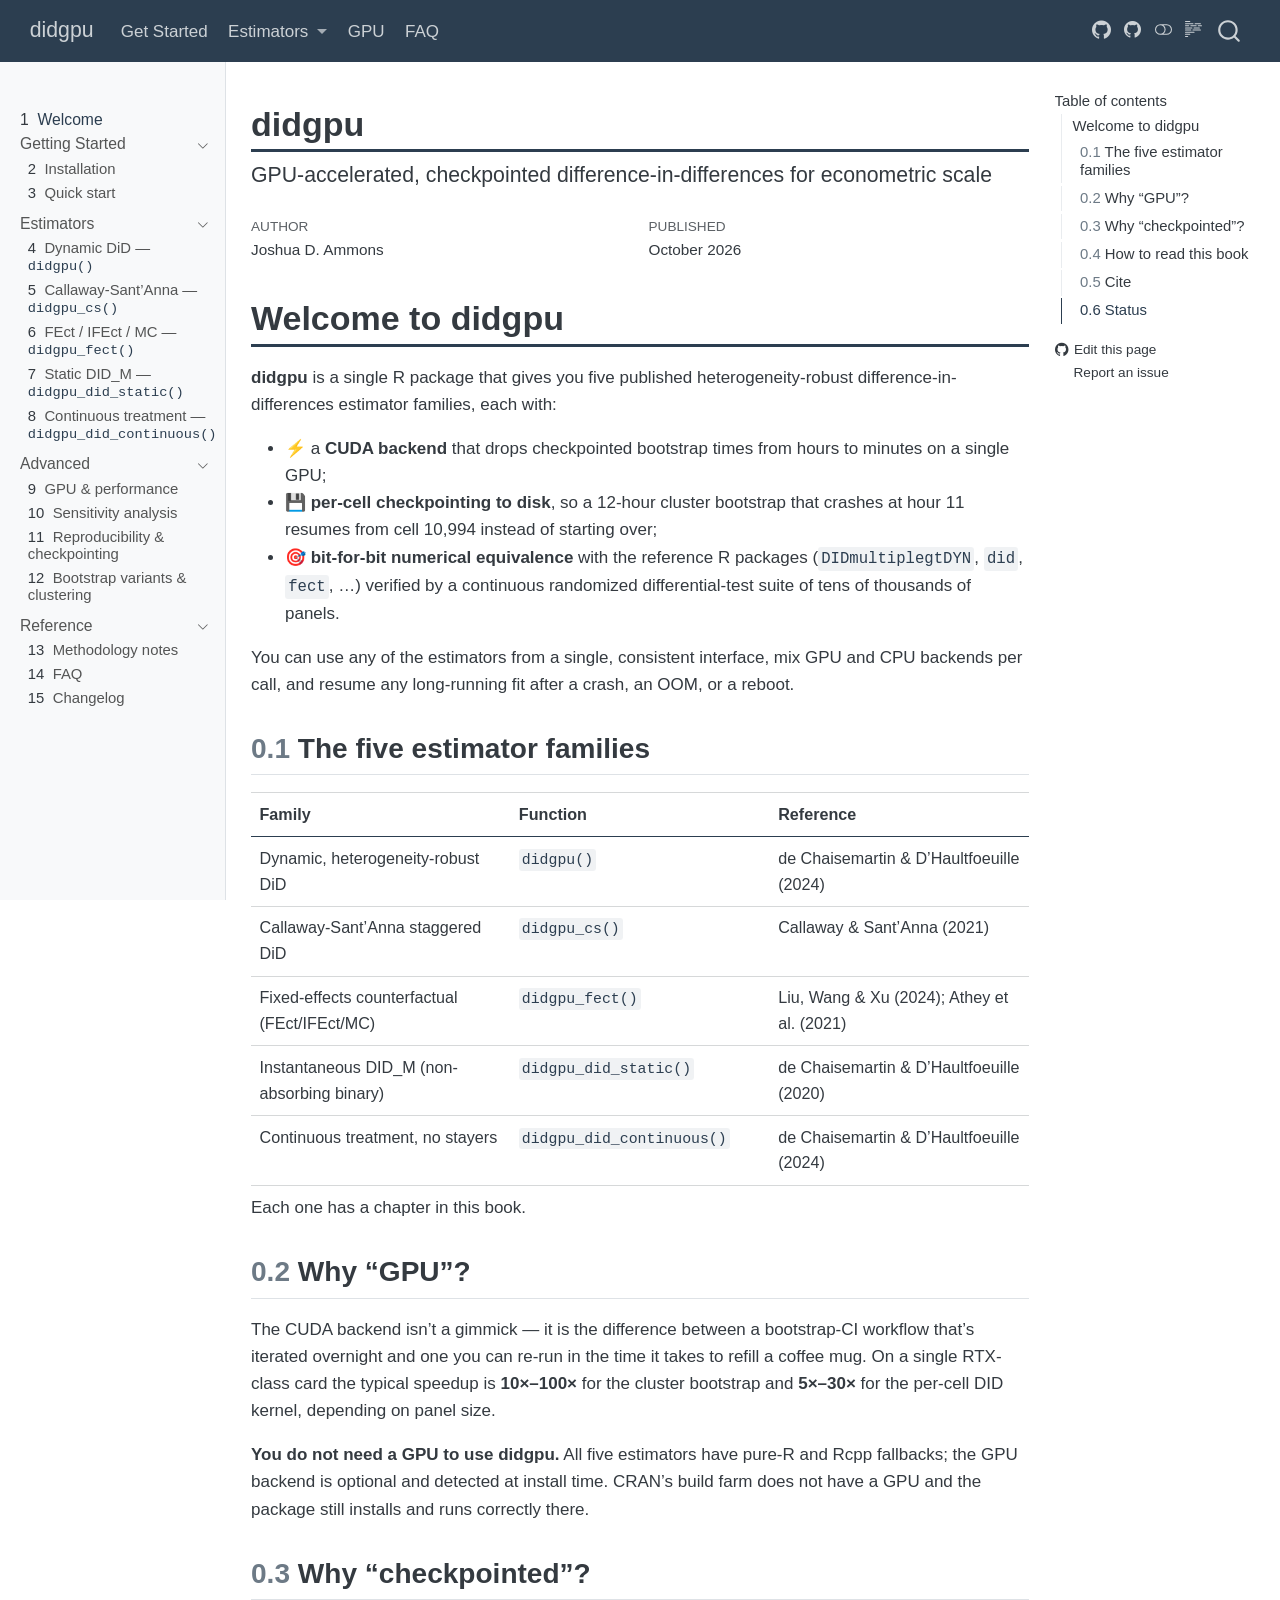
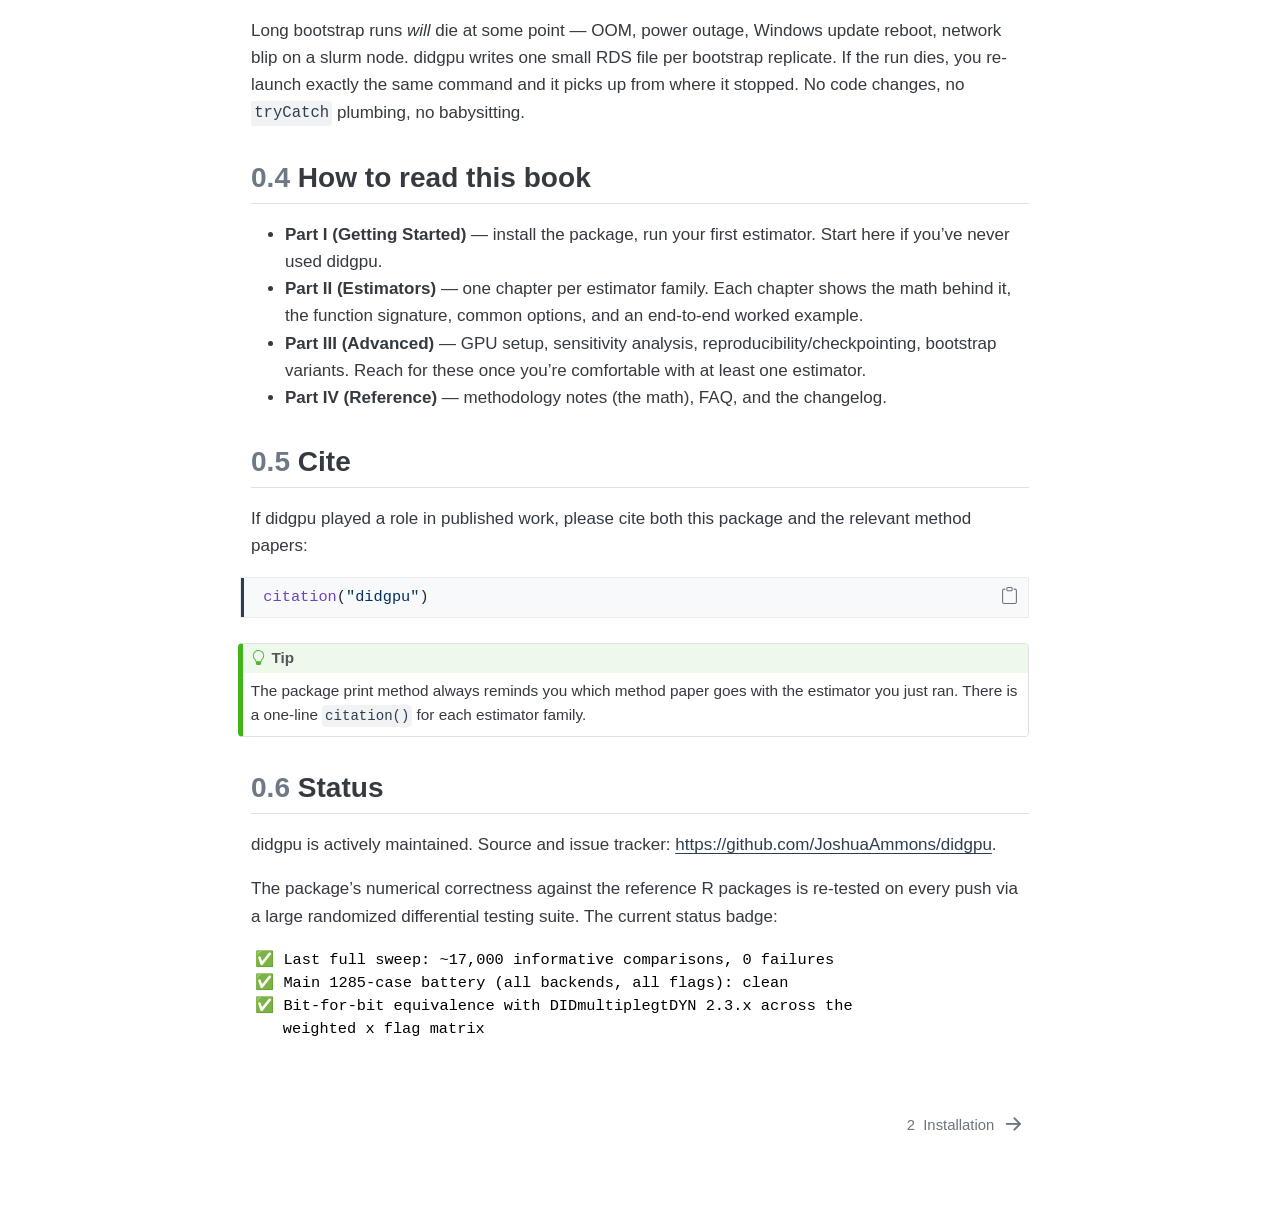
<file: docs/index.html>
<!DOCTYPE html>
<html xmlns="http://www.w3.org/1999/xhtml" lang="en" xml:lang="en"><head>

<meta charset="utf-8">
<meta name="generator" content="quarto-1.10.20">

<meta name="viewport" content="width=device-width, initial-scale=1.0, user-scalable=yes">

<meta name="author" content="Joshua D. Ammons">

<title>didgpu</title>
<style>
/* Default styles provided by pandoc.
** See https://pandoc.org/MANUAL.html#variables-for-html for config info.
*/
span.smallcaps{font-variant: small-caps;}
div.columns{display: flex; gap: 1.5em;}
div.column{flex: auto;}
@media screen {
div.columns{gap: min(4vw, 1.5em);}
div.column{overflow-x: auto;}
}
div.hanging-indent{margin-left: 1.5em; text-indent: -1.5em;}
ul.task-list{list-style: none;}
ul.task-list li input[type="checkbox"] {
  width: 0.8em;
  margin: 0 0.8em 0.2em -1em; /* quarto-specific, see https://github.com/quarto-dev/quarto-cli/issues/4556 */ 
  vertical-align: middle;
}
/* CSS for syntax highlighting */
html { -webkit-text-size-adjust: 100%; }
pre > code.sourceCode { white-space: pre; position: relative; }
pre > code.sourceCode > span { display: inline-block; line-height: 1.25; }
pre > code.sourceCode > span:empty { height: 1.2em; }
.sourceCode { overflow: visible; }
code.sourceCode > span { color: inherit; text-decoration: inherit; }
div.sourceCode { margin: 1em 0; }
pre.sourceCode { margin: 0; }
@media screen {
div.sourceCode { overflow: auto; }
}
@media print {
pre > code.sourceCode { white-space: pre-wrap; }
pre > code.sourceCode > span { text-indent: -5em; padding-left: 5em; }
}
pre.numberSource code
  { counter-reset: source-line 0; }
pre.numberSource code > span
  { position: relative; left: -4em; counter-increment: source-line; }
pre.numberSource code > span > a:first-child::before
  { content: counter(source-line);
    position: relative; left: -1em; text-align: right; vertical-align: baseline;
    border: none; display: inline-block;
    -webkit-touch-callout: none; -webkit-user-select: none;
    -khtml-user-select: none; -moz-user-select: none;
    -ms-user-select: none; user-select: none;
    padding: 0 4px; width: 4em;
  }
pre.numberSource { margin-left: 3em;  padding-left: 4px; }
div.sourceCode
  {   }
@media screen {
pre > code.sourceCode > span > a:first-child::before { text-decoration: underline; }
}
</style>


<script src="site_libs/quarto-nav/quarto-nav.js"></script>
<script src="site_libs/clipboard/clipboard.min.js"></script>
<script src="site_libs/quarto-search/autocomplete.umd.js"></script>
<script src="site_libs/quarto-search/fuse.min.js"></script>
<script src="site_libs/quarto-search/quarto-search.js"></script>
<meta name="quarto:offset" content="./">
<link href="./chapters/01-installation.html" rel="next">
<script src="site_libs/quarto-html/quarto.js" type="module"></script>
<script src="site_libs/quarto-html/tabsets/tabsets.js" type="module"></script>
<script src="site_libs/quarto-html/popper.min.js"></script>
<script src="site_libs/quarto-html/tippy.umd.min.js"></script>
<script src="site_libs/quarto-html/anchor.min.js"></script>
<link href="site_libs/quarto-html/tippy.css" rel="stylesheet">
<link href="site_libs/quarto-html/quarto-syntax-highlighting-037217e6c28d56c71b2632f2f9eb880c.css" rel="stylesheet" class="quarto-color-scheme" id="quarto-text-highlighting-styles">
<link href="site_libs/quarto-html/quarto-syntax-highlighting-dark-26686b57f204b6f573f201fd657d32b1.css" rel="stylesheet" class="quarto-color-scheme quarto-color-alternate" id="quarto-text-highlighting-styles">
<link href="site_libs/quarto-html/quarto-syntax-highlighting-037217e6c28d56c71b2632f2f9eb880c.css" rel="stylesheet" class="quarto-color-scheme-extra" id="quarto-text-highlighting-styles">
<script src="site_libs/bootstrap/bootstrap.min.js"></script>
<link href="site_libs/bootstrap/bootstrap-icons.css" rel="stylesheet">
<link href="site_libs/bootstrap/bootstrap-00d368c6e1366a14cff04419aaf4fc7a.min.css" rel="stylesheet" append-hash="true" class="quarto-color-scheme" id="quarto-bootstrap" data-mode="light">
<link href="site_libs/bootstrap/bootstrap-dark-844e1678674bb9e9f4d702db5900df4b.min.css" rel="stylesheet" append-hash="true" class="quarto-color-scheme quarto-color-alternate" id="quarto-bootstrap" data-mode="dark">
<link href="site_libs/bootstrap/bootstrap-00d368c6e1366a14cff04419aaf4fc7a.min.css" rel="stylesheet" append-hash="true" class="quarto-color-scheme-extra" id="quarto-bootstrap" data-mode="light">
<script id="quarto-search-options" type="application/json">{
  "location": "navbar",
  "copy-button": false,
  "collapse-after": 3,
  "panel-placement": "end",
  "type": "overlay",
  "limit": 50,
  "keyboard-shortcut": [
    "f",
    "/",
    "s"
  ],
  "show-item-context": false,
  "language": {
    "search-no-results-text": "No results",
    "search-matching-documents-text": "matching documents",
    "search-copy-link-title": "Copy link to search",
    "search-hide-matches-text": "Hide additional matches",
    "search-more-match-text": "more match in this document",
    "search-more-matches-text": "more matches in this document",
    "search-clear-button-title": "Clear",
    "search-text-placeholder": "",
    "search-detached-cancel-button-title": "Cancel",
    "search-submit-button-title": "Submit",
    "search-label": "Search"
  }
}</script>


<link rel="stylesheet" href="styles.css">
</head>

<body class="nav-sidebar docked nav-fixed quarto-light"><script id="quarto-html-before-body" type="application/javascript">
    const toggleBodyColorMode = (bsSheetEl) => {
      const mode = bsSheetEl.getAttribute("data-mode");
      const bodyEl = window.document.querySelector("body");
      if (mode === "dark") {
        bodyEl.classList.add("quarto-dark");
        bodyEl.classList.remove("quarto-light");
      } else {
        bodyEl.classList.add("quarto-light");
        bodyEl.classList.remove("quarto-dark");
      }
    }
    const toggleBodyColorPrimary = () => {
      const bsSheetEl = window.document.querySelector("link#quarto-bootstrap:not([rel=disabled-stylesheet])");
      if (bsSheetEl) {
        toggleBodyColorMode(bsSheetEl);
      }
    }
    const setColorSchemeToggle = (alternate) => {
      const toggles = window.document.querySelectorAll('.quarto-color-scheme-toggle');
      for (let i=0; i < toggles.length; i++) {
        const toggle = toggles[i];
        if (toggle) {
          if (alternate) {
            toggle.classList.add("alternate");
          } else {
            toggle.classList.remove("alternate");
          }
        }
      }
    };
    const toggleColorMode = (alternate) => {
      // Switch the stylesheets
      const primaryStylesheets = window.document.querySelectorAll('link.quarto-color-scheme:not(.quarto-color-alternate)');
      const alternateStylesheets = window.document.querySelectorAll('link.quarto-color-scheme.quarto-color-alternate');
      manageTransitions('#quarto-margin-sidebar .nav-link', false);
      if (alternate) {
        // note: dark is layered on light, we don't disable primary!
        enableStylesheet(alternateStylesheets);
        for (const sheetNode of alternateStylesheets) {
          if (sheetNode.id === "quarto-bootstrap") {
            toggleBodyColorMode(sheetNode);
          }
        }
      } else {
        disableStylesheet(alternateStylesheets);
        enableStylesheet(primaryStylesheets)
        toggleBodyColorPrimary();
      }
      manageTransitions('#quarto-margin-sidebar .nav-link', true);
      // Switch the toggles
      setColorSchemeToggle(alternate)
      // Hack to workaround the fact that safari doesn't
      // properly recolor the scrollbar when toggling (#1455)
      if (navigator.userAgent.indexOf('Safari') > 0 && navigator.userAgent.indexOf('Chrome') == -1) {
        manageTransitions("body", false);
        window.scrollTo(0, 1);
        setTimeout(() => {
          window.scrollTo(0, 0);
          manageTransitions("body", true);
        }, 40);
      }
    }
    const disableStylesheet = (stylesheets) => {
      for (let i=0; i < stylesheets.length; i++) {
        const stylesheet = stylesheets[i];
        stylesheet.rel = 'disabled-stylesheet';
      }
    }
    const enableStylesheet = (stylesheets) => {
      for (let i=0; i < stylesheets.length; i++) {
        const stylesheet = stylesheets[i];
        if(stylesheet.rel !== 'stylesheet') { // for Chrome, which will still FOUC without this check
          stylesheet.rel = 'stylesheet';
        }
      }
    }
    const manageTransitions = (selector, allowTransitions) => {
      const els = window.document.querySelectorAll(selector);
      for (let i=0; i < els.length; i++) {
        const el = els[i];
        if (allowTransitions) {
          el.classList.remove('notransition');
        } else {
          el.classList.add('notransition');
        }
      }
    }
    const isFileUrl = () => {
      return window.location.protocol === 'file:';
    }
    const hasAlternateSentinel = () => {
      let styleSentinel = getColorSchemeSentinel();
      if (styleSentinel !== null) {
        return styleSentinel === "alternate";
      } else {
        return false;
      }
    }
    const setStyleSentinel = (alternate) => {
      const value = alternate ? "alternate" : "default";
      if (!isFileUrl()) {
        window.localStorage.setItem("quarto-color-scheme", value);
      } else {
        localAlternateSentinel = value;
      }
    }
    const getColorSchemeSentinel = () => {
      if (!isFileUrl()) {
        const storageValue = window.localStorage.getItem("quarto-color-scheme");
        return storageValue != null ? storageValue : localAlternateSentinel;
      } else {
        return localAlternateSentinel;
      }
    }
    const toggleGiscusIfUsed = (isAlternate, darkModeDefault) => {
      const baseTheme = document.querySelector('#giscus-base-theme')?.value ?? 'light';
      const alternateTheme = document.querySelector('#giscus-alt-theme')?.value ?? 'dark';
      let newTheme = '';
      if(authorPrefersDark) {
        newTheme = isAlternate ? baseTheme : alternateTheme;
      } else {
        newTheme = isAlternate ? alternateTheme : baseTheme;
      }
      const changeGiscusTheme = () => {
        // From: https://github.com/giscus/giscus/issues/336
        const sendMessage = (message) => {
          const iframe = document.querySelector('iframe.giscus-frame');
          if (!iframe) return;
          iframe.contentWindow.postMessage({ giscus: message }, 'https://giscus.app');
        }
        sendMessage({
          setConfig: {
            theme: newTheme
          }
        });
      }
      const isGiscussLoaded = window.document.querySelector('iframe.giscus-frame') !== null;
      if (isGiscussLoaded) {
        changeGiscusTheme();
      }
    };
    const authorPrefersDark = false;
    const darkModeDefault = authorPrefersDark;
      document.querySelector('link#quarto-text-highlighting-styles.quarto-color-scheme-extra').rel = 'disabled-stylesheet';
      document.querySelector('link#quarto-bootstrap.quarto-color-scheme-extra').rel = 'disabled-stylesheet';
    let localAlternateSentinel = darkModeDefault ? 'alternate' : 'default';
    // Dark / light mode switch
    window.quartoToggleColorScheme = () => {
      // Read the current dark / light value
      let toAlternate = !hasAlternateSentinel();
      toggleColorMode(toAlternate);
      setStyleSentinel(toAlternate);
      toggleGiscusIfUsed(toAlternate, darkModeDefault);
      window.dispatchEvent(new Event('resize'));
    };
    // Switch to dark mode if need be
    if (hasAlternateSentinel()) {
      toggleColorMode(true);
    } else {
      toggleColorMode(false);
    }
  </script>

<div id="quarto-search-results"></div>
  <header id="quarto-header" class="headroom fixed-top">
    <nav class="navbar navbar-expand-lg " data-bs-theme="dark">
      <div class="navbar-container container-fluid">
      <div class="navbar-brand-container mx-auto">
    <a class="navbar-brand" href="./index.html">
    <span class="navbar-title">didgpu</span>
    </a>
  </div>
            <div id="quarto-search" class="" title="Search"></div>
          <button class="navbar-toggler" type="button" data-bs-toggle="collapse" data-bs-target="#navbarCollapse" aria-controls="navbarCollapse" role="menu" aria-expanded="false" aria-label="Toggle navigation" onclick="if (window.quartoToggleHeadroom) { window.quartoToggleHeadroom(); }">
  <span class="navbar-toggler-icon"></span>
</button>
          <div class="collapse navbar-collapse" id="navbarCollapse">
            <ul class="navbar-nav navbar-nav-scroll me-auto">
  <li class="nav-item">
    <a class="nav-link active" href="./chapters/01-installation.html" aria-current="page"> 
<span class="menu-text">Get Started</span></a>
  </li>  
  <li class="nav-item dropdown ">
    <a class="nav-link dropdown-toggle" href="#" id="nav-menu-estimators" role="link" data-bs-toggle="dropdown" aria-expanded="false">
 <span class="menu-text">Estimators</span>
    </a>
    <ul class="dropdown-menu" aria-labelledby="nav-menu-estimators">    
        <li>
    <a class="dropdown-item" href="./chapters/03-dynamic-did.html">
 <span class="dropdown-text">Dynamic DID (didgpu)</span></a>
  </li>  
        <li>
    <a class="dropdown-item" href="./chapters/04-callaway-santanna.html">
 <span class="dropdown-text">Callaway-Sant’Anna (didgpu_cs)</span></a>
  </li>  
        <li>
    <a class="dropdown-item" href="./chapters/05-fect-ifect-mc.html">
 <span class="dropdown-text">FEct / IFEct / MC (didgpu_fect)</span></a>
  </li>  
        <li>
    <a class="dropdown-item" href="./chapters/06-static-did.html">
 <span class="dropdown-text">Static DID_M (didgpu_did_static)</span></a>
  </li>  
        <li>
    <a class="dropdown-item" href="./chapters/07-continuous-treatment.html">
 <span class="dropdown-text">Continuous (didgpu_did_continuous)</span></a>
  </li>  
    </ul>
  </li>
  <li class="nav-item">
    <a class="nav-link" href="./chapters/08-gpu-and-performance.html"> 
<span class="menu-text">GPU</span></a>
  </li>  
  <li class="nav-item">
    <a class="nav-link" href="./chapters/13-faq.html"> 
<span class="menu-text">FAQ</span></a>
  </li>  
</ul>
            <ul class="navbar-nav navbar-nav-scroll ms-auto">
  <li class="nav-item compact">
    <a class="nav-link" href="https://github.com/JoshuaAmmons/didgpu"> <i class="bi bi-github" role="img" aria-label="GitHub repo">
</i> 
<span class="menu-text"></span></a>
  </li>  
</ul>
          </div> <!-- /navcollapse -->
            <div class="quarto-navbar-tools tools-wide">
    <a href="https://github.com/JoshuaAmmons/didgpu" title="Source Code" class="quarto-navigation-tool px-1" aria-label="Source Code"><i class="bi bi-github"></i></a>
  <a href="" class="quarto-color-scheme-toggle quarto-navigation-tool  px-1" onclick="window.quartoToggleColorScheme(); return false;" title="Toggle dark mode"><i class="bi"></i></a>
  <a href="" class="quarto-reader-toggle quarto-navigation-tool px-1" onclick="window.quartoToggleReader(); return false;" title="Toggle reader mode">
  <div class="quarto-reader-toggle-btn">
  <i class="bi"></i>
  </div>
</a>
</div>
      </div> <!-- /container-fluid -->
    </nav>
  <nav class="quarto-secondary-nav">
    <div class="container-fluid d-flex">
      <button type="button" class="quarto-btn-toggle btn" data-bs-toggle="collapse" role="button" data-bs-target=".quarto-sidebar-collapse-item" aria-controls="quarto-sidebar" aria-expanded="false" aria-label="Toggle sidebar navigation" onclick="if (window.quartoToggleHeadroom) { window.quartoToggleHeadroom(); }">
        <i class="bi bi-layout-text-sidebar-reverse"></i>
      </button>
        <nav class="quarto-page-breadcrumbs" aria-label="breadcrumb"><ol class="breadcrumb"><li class="breadcrumb-item"><a href="./index.html"><span class="chapter-number">1</span>&nbsp; <span class="chapter-title">Welcome</span></a></li></ol></nav>
        <a class="flex-grow-1" role="navigation" data-bs-toggle="collapse" data-bs-target=".quarto-sidebar-collapse-item" aria-controls="quarto-sidebar" aria-expanded="false" aria-label="Toggle sidebar navigation" onclick="if (window.quartoToggleHeadroom) { window.quartoToggleHeadroom(); }">      
        </a>
    </div>
  </nav>
</header>
<!-- content -->
<div id="quarto-content" class="quarto-container page-columns page-rows-contents page-layout-article page-navbar">
<!-- sidebar -->
  <nav id="quarto-sidebar" class="sidebar collapse collapse-horizontal quarto-sidebar-collapse-item sidebar-navigation docked overflow-auto">
    <div class="sidebar-menu-container"> 
    <ul class="list-unstyled mt-1">
        <li class="sidebar-item">
  <div class="sidebar-item-container"> 
  <a href="./index.html" class="sidebar-item-text sidebar-link active">
 <span class="menu-text"><span class="chapter-number">1</span>&nbsp; <span class="chapter-title">Welcome</span></span></a>
  </div>
</li>
        <li class="sidebar-item sidebar-item-section">
      <div class="sidebar-item-container"> 
            <a class="sidebar-item-text sidebar-link text-start" data-bs-toggle="collapse" data-bs-target="#quarto-sidebar-section-1" role="navigation" aria-expanded="true">
 <span class="menu-text">Getting Started</span></a>
          <a class="sidebar-item-toggle text-start" data-bs-toggle="collapse" data-bs-target="#quarto-sidebar-section-1" role="navigation" aria-expanded="true" aria-label="Toggle section">
            <i class="bi bi-chevron-right ms-2"></i>
          </a> 
      </div>
      <ul id="quarto-sidebar-section-1" class="collapse list-unstyled sidebar-section depth1 show">  
          <li class="sidebar-item">
  <div class="sidebar-item-container"> 
  <a href="./chapters/01-installation.html" class="sidebar-item-text sidebar-link">
 <span class="menu-text"><span class="chapter-number">2</span>&nbsp; <span class="chapter-title">Installation</span></span></a>
  </div>
</li>
          <li class="sidebar-item">
  <div class="sidebar-item-container"> 
  <a href="./chapters/02-quickstart.html" class="sidebar-item-text sidebar-link">
 <span class="menu-text"><span class="chapter-number">3</span>&nbsp; <span class="chapter-title">Quick start</span></span></a>
  </div>
</li>
      </ul>
  </li>
        <li class="sidebar-item sidebar-item-section">
      <div class="sidebar-item-container"> 
            <a class="sidebar-item-text sidebar-link text-start" data-bs-toggle="collapse" data-bs-target="#quarto-sidebar-section-2" role="navigation" aria-expanded="true">
 <span class="menu-text">Estimators</span></a>
          <a class="sidebar-item-toggle text-start" data-bs-toggle="collapse" data-bs-target="#quarto-sidebar-section-2" role="navigation" aria-expanded="true" aria-label="Toggle section">
            <i class="bi bi-chevron-right ms-2"></i>
          </a> 
      </div>
      <ul id="quarto-sidebar-section-2" class="collapse list-unstyled sidebar-section depth1 show">  
          <li class="sidebar-item">
  <div class="sidebar-item-container"> 
  <a href="./chapters/03-dynamic-did.html" class="sidebar-item-text sidebar-link">
 <span class="menu-text"><span class="chapter-number">4</span>&nbsp; <span class="chapter-title">Dynamic DiD — <code>didgpu()</code></span></span></a>
  </div>
</li>
          <li class="sidebar-item">
  <div class="sidebar-item-container"> 
  <a href="./chapters/04-callaway-santanna.html" class="sidebar-item-text sidebar-link">
 <span class="menu-text"><span class="chapter-number">5</span>&nbsp; <span class="chapter-title">Callaway-Sant’Anna — <code>didgpu_cs()</code></span></span></a>
  </div>
</li>
          <li class="sidebar-item">
  <div class="sidebar-item-container"> 
  <a href="./chapters/05-fect-ifect-mc.html" class="sidebar-item-text sidebar-link">
 <span class="menu-text"><span class="chapter-number">6</span>&nbsp; <span class="chapter-title">FEct / IFEct / MC — <code>didgpu_fect()</code></span></span></a>
  </div>
</li>
          <li class="sidebar-item">
  <div class="sidebar-item-container"> 
  <a href="./chapters/06-static-did.html" class="sidebar-item-text sidebar-link">
 <span class="menu-text"><span class="chapter-number">7</span>&nbsp; <span class="chapter-title">Static DID_M — <code>didgpu_did_static()</code></span></span></a>
  </div>
</li>
          <li class="sidebar-item">
  <div class="sidebar-item-container"> 
  <a href="./chapters/07-continuous-treatment.html" class="sidebar-item-text sidebar-link">
 <span class="menu-text"><span class="chapter-number">8</span>&nbsp; <span class="chapter-title">Continuous treatment — <code>didgpu_did_continuous()</code></span></span></a>
  </div>
</li>
      </ul>
  </li>
        <li class="sidebar-item sidebar-item-section">
      <div class="sidebar-item-container"> 
            <a class="sidebar-item-text sidebar-link text-start" data-bs-toggle="collapse" data-bs-target="#quarto-sidebar-section-3" role="navigation" aria-expanded="true">
 <span class="menu-text">Advanced</span></a>
          <a class="sidebar-item-toggle text-start" data-bs-toggle="collapse" data-bs-target="#quarto-sidebar-section-3" role="navigation" aria-expanded="true" aria-label="Toggle section">
            <i class="bi bi-chevron-right ms-2"></i>
          </a> 
      </div>
      <ul id="quarto-sidebar-section-3" class="collapse list-unstyled sidebar-section depth1 show">  
          <li class="sidebar-item">
  <div class="sidebar-item-container"> 
  <a href="./chapters/08-gpu-and-performance.html" class="sidebar-item-text sidebar-link">
 <span class="menu-text"><span class="chapter-number">9</span>&nbsp; <span class="chapter-title">GPU &amp; performance</span></span></a>
  </div>
</li>
          <li class="sidebar-item">
  <div class="sidebar-item-container"> 
  <a href="./chapters/09-sensitivity-honestdid.html" class="sidebar-item-text sidebar-link">
 <span class="menu-text"><span class="chapter-number">10</span>&nbsp; <span class="chapter-title">Sensitivity analysis</span></span></a>
  </div>
</li>
          <li class="sidebar-item">
  <div class="sidebar-item-container"> 
  <a href="./chapters/10-reproducibility-checkpointing.html" class="sidebar-item-text sidebar-link">
 <span class="menu-text"><span class="chapter-number">11</span>&nbsp; <span class="chapter-title">Reproducibility &amp; checkpointing</span></span></a>
  </div>
</li>
          <li class="sidebar-item">
  <div class="sidebar-item-container"> 
  <a href="./chapters/11-bootstrap-and-clustering.html" class="sidebar-item-text sidebar-link">
 <span class="menu-text"><span class="chapter-number">12</span>&nbsp; <span class="chapter-title">Bootstrap variants &amp; clustering</span></span></a>
  </div>
</li>
      </ul>
  </li>
        <li class="sidebar-item sidebar-item-section">
      <div class="sidebar-item-container"> 
            <a class="sidebar-item-text sidebar-link text-start" data-bs-toggle="collapse" data-bs-target="#quarto-sidebar-section-4" role="navigation" aria-expanded="true">
 <span class="menu-text">Reference</span></a>
          <a class="sidebar-item-toggle text-start" data-bs-toggle="collapse" data-bs-target="#quarto-sidebar-section-4" role="navigation" aria-expanded="true" aria-label="Toggle section">
            <i class="bi bi-chevron-right ms-2"></i>
          </a> 
      </div>
      <ul id="quarto-sidebar-section-4" class="collapse list-unstyled sidebar-section depth1 show">  
          <li class="sidebar-item">
  <div class="sidebar-item-container"> 
  <a href="./chapters/12-methodology.html" class="sidebar-item-text sidebar-link">
 <span class="menu-text"><span class="chapter-number">13</span>&nbsp; <span class="chapter-title">Methodology notes</span></span></a>
  </div>
</li>
          <li class="sidebar-item">
  <div class="sidebar-item-container"> 
  <a href="./chapters/13-faq.html" class="sidebar-item-text sidebar-link">
 <span class="menu-text"><span class="chapter-number">14</span>&nbsp; <span class="chapter-title">FAQ</span></span></a>
  </div>
</li>
          <li class="sidebar-item">
  <div class="sidebar-item-container"> 
  <a href="./chapters/14-changelog.html" class="sidebar-item-text sidebar-link">
 <span class="menu-text"><span class="chapter-number">15</span>&nbsp; <span class="chapter-title">Changelog</span></span></a>
  </div>
</li>
      </ul>
  </li>
    </ul>
    </div>
</nav>
<div id="quarto-sidebar-glass" class="quarto-sidebar-collapse-item" data-bs-toggle="collapse" data-bs-target=".quarto-sidebar-collapse-item"></div>
<!-- margin-sidebar -->
    <div id="quarto-margin-sidebar" class="sidebar margin-sidebar">
        <nav id="TOC" role="doc-toc" class="toc-active">
    <h2 id="toc-title">Table of contents</h2>
   
  <ul>
  <li><a href="#welcome-to-didgpu" id="toc-welcome-to-didgpu" class="nav-link active" data-scroll-target="#welcome-to-didgpu">Welcome to didgpu</a>
  <ul class="collapse">
  <li><a href="#the-five-estimator-families" id="toc-the-five-estimator-families" class="nav-link" data-scroll-target="#the-five-estimator-families"><span class="header-section-number">0.1</span> The five estimator families</a></li>
  <li><a href="#why-gpu" id="toc-why-gpu" class="nav-link" data-scroll-target="#why-gpu"><span class="header-section-number">0.2</span> Why “GPU”?</a></li>
  <li><a href="#why-checkpointed" id="toc-why-checkpointed" class="nav-link" data-scroll-target="#why-checkpointed"><span class="header-section-number">0.3</span> Why “checkpointed”?</a></li>
  <li><a href="#how-to-read-this-book" id="toc-how-to-read-this-book" class="nav-link" data-scroll-target="#how-to-read-this-book"><span class="header-section-number">0.4</span> How to read this book</a></li>
  <li><a href="#cite" id="toc-cite" class="nav-link" data-scroll-target="#cite"><span class="header-section-number">0.5</span> Cite</a></li>
  <li><a href="#status" id="toc-status" class="nav-link" data-scroll-target="#status"><span class="header-section-number">0.6</span> Status</a></li>
  </ul></li>
  </ul>
<div class="toc-actions"><ul><li><a href="https://github.com/JoshuaAmmons/didgpu/edit/main/index.qmd" class="toc-action"><i class="bi bi-github"></i>Edit this page</a></li><li><a href="https://github.com/JoshuaAmmons/didgpu/issues/new" class="toc-action"><i class="bi empty"></i>Report an issue</a></li></ul></div></nav>
    </div>
<!-- main -->
<main class="content" id="quarto-document-content">


<header id="title-block-header" class="quarto-title-block default">
<div class="quarto-title">
<h1 class="title">didgpu</h1>
<p class="subtitle lead">GPU-accelerated, checkpointed difference-in-differences for econometric scale</p>
</div>



<div class="quarto-title-meta">

    <div>
    <div class="quarto-title-meta-heading">Author</div>
    <div class="quarto-title-meta-contents">
             <p>Joshua D. Ammons </p>
          </div>
  </div>
    
    <div>
    <div class="quarto-title-meta-heading">Published</div>
    <div class="quarto-title-meta-contents">
      <p class="date">October 2026</p>
    </div>
  </div>
  
    
  </div>
  


</header>


<section id="welcome-to-didgpu" class="level1 unnumbered">
<h1 class="unnumbered">Welcome to didgpu</h1>
<p><strong>didgpu</strong> is a single R package that gives you five published heterogeneity-robust difference-in-differences estimator families, each with:</p>
<ul>
<li>⚡ a <strong>CUDA backend</strong> that drops checkpointed bootstrap times from hours to minutes on a single GPU;</li>
<li>💾 <strong>per-cell checkpointing to disk</strong>, so a 12-hour cluster bootstrap that crashes at hour 11 resumes from cell 10,994 instead of starting over;</li>
<li>🎯 <strong>bit-for-bit numerical equivalence</strong> with the reference R packages (<code>DIDmultiplegtDYN</code>, <code>did</code>, <code>fect</code>, …) verified by a continuous randomized differential-test suite of tens of thousands of panels.</li>
</ul>
<p>You can use any of the estimators from a single, consistent interface, mix GPU and CPU backends per call, and resume any long-running fit after a crash, an OOM, or a reboot.</p>
<section id="the-five-estimator-families" class="level2" data-number="0.1">
<h2 data-number="0.1" class="anchored" data-anchor-id="the-five-estimator-families"><span class="header-section-number">0.1</span> The five estimator families</h2>
<table class="caption-top table">
<colgroup>
<col style="width: 33%">
<col style="width: 33%">
<col style="width: 33%">
</colgroup>
<thead>
<tr class="header">
<th>Family</th>
<th>Function</th>
<th>Reference</th>
</tr>
</thead>
<tbody>
<tr class="odd">
<td>Dynamic, heterogeneity-robust DiD</td>
<td><code>didgpu()</code></td>
<td>de Chaisemartin &amp; D’Haultfoeuille (2024)</td>
</tr>
<tr class="even">
<td>Callaway-Sant’Anna staggered DiD</td>
<td><code>didgpu_cs()</code></td>
<td>Callaway &amp; Sant’Anna (2021)</td>
</tr>
<tr class="odd">
<td>Fixed-effects counterfactual (FEct/IFEct/MC)</td>
<td><code>didgpu_fect()</code></td>
<td>Liu, Wang &amp; Xu (2024); Athey et al.&nbsp;(2021)</td>
</tr>
<tr class="even">
<td>Instantaneous DID_M (non-absorbing binary)</td>
<td><code>didgpu_did_static()</code></td>
<td>de Chaisemartin &amp; D’Haultfoeuille (2020)</td>
</tr>
<tr class="odd">
<td>Continuous treatment, no stayers</td>
<td><code>didgpu_did_continuous()</code></td>
<td>de Chaisemartin &amp; D’Haultfoeuille (2024)</td>
</tr>
</tbody>
</table>
<p>Each one has a chapter in this book.</p>
</section>
<section id="why-gpu" class="level2" data-number="0.2">
<h2 data-number="0.2" class="anchored" data-anchor-id="why-gpu"><span class="header-section-number">0.2</span> Why “GPU”?</h2>
<p>The CUDA backend isn’t a gimmick — it is the difference between a bootstrap-CI workflow that’s iterated overnight and one you can re-run in the time it takes to refill a coffee mug. On a single RTX-class card the typical speedup is <strong>10×–100×</strong> for the cluster bootstrap and <strong>5×–30×</strong> for the per-cell DID kernel, depending on panel size.</p>
<p><strong>You do not need a GPU to use didgpu.</strong> All five estimators have pure-R and Rcpp fallbacks; the GPU backend is optional and detected at install time. CRAN’s build farm does not have a GPU and the package still installs and runs correctly there.</p>
</section>
<section id="why-checkpointed" class="level2" data-number="0.3">
<h2 data-number="0.3" class="anchored" data-anchor-id="why-checkpointed"><span class="header-section-number">0.3</span> Why “checkpointed”?</h2>
<p>Long bootstrap runs <em>will</em> die at some point — OOM, power outage, Windows update reboot, network blip on a slurm node. didgpu writes one small RDS file per bootstrap replicate. If the run dies, you re-launch exactly the same command and it picks up from where it stopped. No code changes, no <code>tryCatch</code> plumbing, no babysitting.</p>
</section>
<section id="how-to-read-this-book" class="level2" data-number="0.4">
<h2 data-number="0.4" class="anchored" data-anchor-id="how-to-read-this-book"><span class="header-section-number">0.4</span> How to read this book</h2>
<ul>
<li><strong>Part I (Getting Started)</strong> — install the package, run your first estimator. Start here if you’ve never used didgpu.</li>
<li><strong>Part II (Estimators)</strong> — one chapter per estimator family. Each chapter shows the math behind it, the function signature, common options, and an end-to-end worked example.</li>
<li><strong>Part III (Advanced)</strong> — GPU setup, sensitivity analysis, reproducibility/checkpointing, bootstrap variants. Reach for these once you’re comfortable with at least one estimator.</li>
<li><strong>Part IV (Reference)</strong> — methodology notes (the math), FAQ, and the changelog.</li>
</ul>
</section>
<section id="cite" class="level2" data-number="0.5">
<h2 data-number="0.5" class="anchored" data-anchor-id="cite"><span class="header-section-number">0.5</span> Cite</h2>
<p>If didgpu played a role in published work, please cite both this package and the relevant method papers:</p>
<div class="cell">
<div class="code-copy-outer-scaffold"><div class="sourceCode cell-code" id="cb1"><pre class="sourceCode r code-with-copy"><code class="sourceCode r"><span id="cb1-1"><a href="#cb1-1" aria-hidden="true" tabindex="-1"></a><span class="fu">citation</span>(<span class="st">"didgpu"</span>)</span></code></pre></div><button title="Copy to Clipboard" class="code-copy-button"><i class="bi"></i></button></div>
</div>
<div class="callout callout-style-default callout-tip callout-titled">
<div class="callout-header d-flex align-content-center">
<div class="callout-icon-container">
<i class="callout-icon"></i>
</div>
<div class="callout-title-container flex-fill">
Tip
</div>
</div>
<div class="callout-body-container callout-body">
<p>The package print method always reminds you which method paper goes with the estimator you just ran. There is a one-line <code>citation()</code> for each estimator family.</p>
</div>
</div>
</section>
<section id="status" class="level2" data-number="0.6">
<h2 data-number="0.6" class="anchored" data-anchor-id="status"><span class="header-section-number">0.6</span> Status</h2>
<p>didgpu is actively maintained. Source and issue tracker: <a href="https://github.com/JoshuaAmmons/didgpu" class="uri">https://github.com/JoshuaAmmons/didgpu</a>.</p>
<p>The package’s numerical correctness against the reference R packages is re-tested on every push via a large randomized differential testing suite. The current status badge:</p>
<pre><code>✅ Last full sweep: ~17,000 informative comparisons, 0 failures
✅ Main 1285-case battery (all backends, all flags): clean
✅ Bit-for-bit equivalence with DIDmultiplegtDYN 2.3.x across the
   weighted x flag matrix</code></pre>


</section>
</section>

</main> <!-- /main -->
<script id="quarto-html-after-body" type="application/javascript">
  window.document.addEventListener("DOMContentLoaded", function (event) {
    // Ensure there is a toggle, if there isn't float one in the top right
    if (window.document.querySelector('.quarto-color-scheme-toggle') === null) {
      const a = window.document.createElement('a');
      a.classList.add('top-right');
      a.classList.add('quarto-color-scheme-toggle');
      a.href = "";
      a.onclick = function() { try { window.quartoToggleColorScheme(); } catch {} return false; };
      const i = window.document.createElement("i");
      i.classList.add('bi');
      a.appendChild(i);
      window.document.body.appendChild(a);
    }
    setColorSchemeToggle(hasAlternateSentinel())
    const icon = "";
    const anchorJS = new window.AnchorJS();
    anchorJS.options = {
      placement: 'right',
      icon: icon
    };
    anchorJS.add('.anchored');
    const isCodeAnnotation = (el) => {
      for (const clz of el.classList) {
        if (clz.startsWith('code-annotation-')) {                     
          return true;
        }
      }
      return false;
    }
    const onCopySuccess = function(e) {
      // button target
      const button = e.trigger;
      // don't keep focus
      button.blur();
      // flash "checked"
      button.classList.add('code-copy-button-checked');
      var currentTitle = button.getAttribute("title");
      button.setAttribute("title", "Copied!");
      let tooltip;
      if (window.bootstrap) {
        button.setAttribute("data-bs-toggle", "tooltip");
        button.setAttribute("data-bs-placement", "left");
        button.setAttribute("data-bs-title", "Copied!");
        tooltip = new bootstrap.Tooltip(button, 
          { trigger: "manual", 
            customClass: "code-copy-button-tooltip",
            offset: [0, -8]});
        tooltip.show();    
      }
      setTimeout(function() {
        if (tooltip) {
          tooltip.hide();
          button.removeAttribute("data-bs-title");
          button.removeAttribute("data-bs-toggle");
          button.removeAttribute("data-bs-placement");
        }
        button.setAttribute("title", currentTitle);
        button.classList.remove('code-copy-button-checked');
      }, 1000);
      // clear code selection
      e.clearSelection();
    }
    const getTextToCopy = function(trigger) {
      const outerScaffold = trigger.parentElement.cloneNode(true);
      const codeEl = outerScaffold.querySelector('code');
      for (const childEl of codeEl.children) {
        if (isCodeAnnotation(childEl)) {
          childEl.remove();
        }
      }
      return codeEl.innerText;
    }
    const clipboard = new window.ClipboardJS('.code-copy-button:not([data-in-quarto-modal])', {
      text: getTextToCopy
    });
    clipboard.on('success', onCopySuccess);
    if (window.document.getElementById('quarto-embedded-source-code-modal')) {
      const clipboardModal = new window.ClipboardJS('.code-copy-button[data-in-quarto-modal]', {
        text: getTextToCopy,
        container: window.document.getElementById('quarto-embedded-source-code-modal')
      });
      clipboardModal.on('success', onCopySuccess);
    }
      var localhostRegex = new RegExp(/^(?:http|https):\/\/localhost\:?[0-9]*\//);
      var mailtoRegex = new RegExp(/^mailto:/);
        var filterRegex = new RegExp('/' + window.location.host + '/');
      var isInternal = (href) => {
          return filterRegex.test(href) || localhostRegex.test(href) || mailtoRegex.test(href);
      }
      // Inspect non-navigation links and adorn them if external
     var links = window.document.querySelectorAll('a[href]:not(.nav-link):not(.navbar-brand):not(.toc-action):not(.sidebar-link):not(.sidebar-item-toggle):not(.pagination-link):not(.no-external):not([aria-hidden]):not(.dropdown-item):not(.quarto-navigation-tool):not(.about-link)');
      for (var i=0; i<links.length; i++) {
        const link = links[i];
        if (!isInternal(link.href)) {
          // undo the damage that might have been done by quarto-nav.js in the case of
          // links that we want to consider external
          if (link.dataset.originalHref !== undefined) {
            link.href = link.dataset.originalHref;
          }
        }
      }
    function tippyHover(el, contentFn, onTriggerFn, onUntriggerFn) {
      const config = {
        allowHTML: true,
        maxWidth: 500,
        delay: 100,
        arrow: false,
        appendTo: function(el) {
            return el.parentElement;
        },
        interactive: true,
        interactiveBorder: 10,
        theme: 'quarto',
        placement: 'bottom-start',
      };
      if (contentFn) {
        config.content = contentFn;
      }
      if (onTriggerFn) {
        config.onTrigger = onTriggerFn;
      }
      if (onUntriggerFn) {
        config.onUntrigger = onUntriggerFn;
      }
      window.tippy(el, config); 
    }
    const noterefs = window.document.querySelectorAll('a[role="doc-noteref"]');
    for (var i=0; i<noterefs.length; i++) {
      const ref = noterefs[i];
      tippyHover(ref, function() {
        // use id or data attribute instead here
        let href = ref.getAttribute('data-footnote-href') || ref.getAttribute('href');
        try { href = new URL(href).hash; } catch {}
        const id = href.replace(/^#\/?/, "");
        const note = window.document.getElementById(id);
        if (note) {
          return note.innerHTML;
        } else {
          return "";
        }
      });
    }
    const xrefs = window.document.querySelectorAll('a.quarto-xref');
    const processXRef = (id, note) => {
      // Strip column container classes
      const stripColumnClz = (el) => {
        el.classList.remove("page-full", "page-columns");
        if (el.children) {
          for (const child of el.children) {
            stripColumnClz(child);
          }
        }
      }
      stripColumnClz(note)
      if (id === null || id.startsWith('sec-')) {
        // Special case sections, only their first couple elements
        const container = document.createElement("div");
        if (note.children && note.children.length > 2) {
          container.appendChild(note.children[0].cloneNode(true));
          for (let i = 1; i < note.children.length; i++) {
            const child = note.children[i];
            if (child.tagName === "P" && child.innerText === "") {
              continue;
            } else {
              container.appendChild(child.cloneNode(true));
              break;
            }
          }
          if (window.Quarto?.typesetMath) {
            window.Quarto.typesetMath(container);
          }
          return container.innerHTML
        } else {
          if (window.Quarto?.typesetMath) {
            window.Quarto.typesetMath(note);
          }
          return note.innerHTML;
        }
      } else {
        // Remove any anchor links if they are present
        const anchorLink = note.querySelector('a.anchorjs-link');
        if (anchorLink) {
          anchorLink.remove();
        }
        if (window.Quarto?.typesetMath) {
          window.Quarto.typesetMath(note);
        }
        if (note.classList.contains("callout")) {
          return note.outerHTML;
        } else {
          return note.innerHTML;
        }
      }
    }
    for (var i=0; i<xrefs.length; i++) {
      const xref = xrefs[i];
      tippyHover(xref, undefined, function(instance) {
        instance.disable();
        let url = xref.getAttribute('href');
        let hash = undefined; 
        if (url.startsWith('#')) {
          hash = url;
        } else {
          try { hash = new URL(url).hash; } catch {}
        }
        if (hash) {
          const id = hash.replace(/^#\/?/, "");
          const note = window.document.getElementById(id);
          if (note !== null) {
            try {
              const html = processXRef(id, note.cloneNode(true));
              instance.setContent(html);
            } finally {
              instance.enable();
              instance.show();
            }
          } else {
            // See if we can fetch this
            fetch(url.split('#')[0])
            .then(res => res.text())
            .then(html => {
              const parser = new DOMParser();
              const htmlDoc = parser.parseFromString(html, "text/html");
              const note = htmlDoc.getElementById(id);
              if (note !== null) {
                const html = processXRef(id, note);
                instance.setContent(html);
              } 
            }).finally(() => {
              instance.enable();
              instance.show();
            });
          }
        } else {
          // See if we can fetch a full url (with no hash to target)
          // This is a special case and we should probably do some content thinning / targeting
          fetch(url)
          .then(res => res.text())
          .then(html => {
            const parser = new DOMParser();
            const htmlDoc = parser.parseFromString(html, "text/html");
            const note = htmlDoc.querySelector('main.content');
            if (note !== null) {
              // This should only happen for chapter cross references
              // (since there is no id in the URL)
              // remove the first header
              if (note.children.length > 0 && note.children[0].tagName === "HEADER") {
                note.children[0].remove();
              }
              const html = processXRef(null, note);
              instance.setContent(html);
            } 
          }).finally(() => {
            instance.enable();
            instance.show();
          });
        }
      }, function(instance) {
      });
    }
        let selectedAnnoteEl;
        const selectorForAnnotation = ( cell, annotation) => {
          let cellAttr = 'data-code-cell="' + cell + '"';
          let lineAttr = 'data-code-annotation="' +  annotation + '"';
          const selector = 'span[' + cellAttr + '][' + lineAttr + ']';
          return selector;
        }
        const selectCodeLines = (annoteEl) => {
          const doc = window.document;
          const targetCell = annoteEl.getAttribute("data-target-cell");
          const targetAnnotation = annoteEl.getAttribute("data-target-annotation");
          const annoteSpan = window.document.querySelector(selectorForAnnotation(targetCell, targetAnnotation));
          const lines = annoteSpan.getAttribute("data-code-lines").split(",");
          const lineIds = lines.map((line) => {
            return targetCell + "-" + line;
          })
          let top = null;
          let height = null;
          let parent = null;
          if (lineIds.length > 0) {
              //compute the position of the single el (top and bottom and make a div)
              const el = window.document.getElementById(lineIds[0]);
              top = el.offsetTop;
              height = el.offsetHeight;
              parent = el.parentElement.parentElement;
            if (lineIds.length > 1) {
              const lastEl = window.document.getElementById(lineIds[lineIds.length - 1]);
              const bottom = lastEl.offsetTop + lastEl.offsetHeight;
              height = bottom - top;
            }
            if (top !== null && height !== null && parent !== null) {
              // cook up a div (if necessary) and position it 
              let div = window.document.getElementById("code-annotation-line-highlight");
              if (div === null) {
                div = window.document.createElement("div");
                div.setAttribute("id", "code-annotation-line-highlight");
                div.style.position = 'absolute';
                parent.appendChild(div);
              }
              div.style.top = top - 2 + "px";
              div.style.height = height + 4 + "px";
              div.style.left = 0;
              let gutterDiv = window.document.getElementById("code-annotation-line-highlight-gutter");
              if (gutterDiv === null) {
                gutterDiv = window.document.createElement("div");
                gutterDiv.setAttribute("id", "code-annotation-line-highlight-gutter");
                gutterDiv.style.position = 'absolute';
                const codeCell = window.document.getElementById(targetCell);
                const gutter = codeCell.querySelector('.code-annotation-gutter');
                gutter.appendChild(gutterDiv);
              }
              gutterDiv.style.top = top - 2 + "px";
              gutterDiv.style.height = height + 4 + "px";
            }
            selectedAnnoteEl = annoteEl;
          }
        };
        const unselectCodeLines = () => {
          const elementsIds = ["code-annotation-line-highlight", "code-annotation-line-highlight-gutter"];
          elementsIds.forEach((elId) => {
            const div = window.document.getElementById(elId);
            if (div) {
              div.remove();
            }
          });
          selectedAnnoteEl = undefined;
        };
          // Handle positioning of the toggle
      window.addEventListener(
        "resize",
        throttle(() => {
          elRect = undefined;
          if (selectedAnnoteEl) {
            selectCodeLines(selectedAnnoteEl);
          }
        }, 10)
      );
      function throttle(fn, ms) {
      let throttle = false;
      let timer;
        return (...args) => {
          if(!throttle) { // first call gets through
              fn.apply(this, args);
              throttle = true;
          } else { // all the others get throttled
              if(timer) clearTimeout(timer); // cancel #2
              timer = setTimeout(() => {
                fn.apply(this, args);
                timer = throttle = false;
              }, ms);
          }
        };
      }
        // Attach click handler to the DT
        const annoteDls = window.document.querySelectorAll('dt[data-target-cell]');
        for (const annoteDlNode of annoteDls) {
          annoteDlNode.addEventListener('click', (event) => {
            const clickedEl = event.target;
            if (clickedEl !== selectedAnnoteEl) {
              unselectCodeLines();
              const activeEl = window.document.querySelector('dt[data-target-cell].code-annotation-active');
              if (activeEl) {
                activeEl.classList.remove('code-annotation-active');
              }
              selectCodeLines(clickedEl);
              clickedEl.classList.add('code-annotation-active');
            } else {
              // Unselect the line
              unselectCodeLines();
              clickedEl.classList.remove('code-annotation-active');
            }
          });
        }
    const findCites = (el) => {
      const parentEl = el.parentElement;
      if (parentEl) {
        const cites = parentEl.dataset.cites;
        if (cites) {
          return {
            el,
            cites: cites.split(' ')
          };
        } else {
          return findCites(el.parentElement)
        }
      } else {
        return undefined;
      }
    };
    var bibliorefs = window.document.querySelectorAll('a[role="doc-biblioref"]');
    for (var i=0; i<bibliorefs.length; i++) {
      const ref = bibliorefs[i];
      const citeInfo = findCites(ref);
      if (citeInfo) {
        tippyHover(citeInfo.el, function() {
          var popup = window.document.createElement('div');
          citeInfo.cites.forEach(function(cite) {
            var citeDiv = window.document.createElement('div');
            citeDiv.classList.add('hanging-indent');
            citeDiv.classList.add('csl-entry');
            var biblioDiv = window.document.getElementById('ref-' + cite);
            if (biblioDiv) {
              citeDiv.innerHTML = biblioDiv.innerHTML;
            }
            popup.appendChild(citeDiv);
          });
          return popup.innerHTML;
        });
      }
    }
  });
  </script>
<nav class="page-navigation">
  <div class="nav-page nav-page-previous">
  </div>
  <div class="nav-page nav-page-next">
      <a href="./chapters/01-installation.html" class="pagination-link" aria-label="Installation">
        <span class="nav-page-text"><span class="chapter-number">2</span>&nbsp; <span class="chapter-title">Installation</span></span> <i class="bi bi-arrow-right-short"></i>
      </a>
  </div>
</nav>
</div> <!-- /content -->




<footer class="footer"><div class="nav-footer"><div class="nav-footer-center"><div class="toc-actions d-sm-block d-md-none"><ul><li><a href="https://github.com/JoshuaAmmons/didgpu/edit/main/index.qmd" class="toc-action"><i class="bi bi-github"></i>Edit this page</a></li><li><a href="https://github.com/JoshuaAmmons/didgpu/issues/new" class="toc-action"><i class="bi empty"></i>Report an issue</a></li></ul></div></div></div></footer></body></html>
</file>
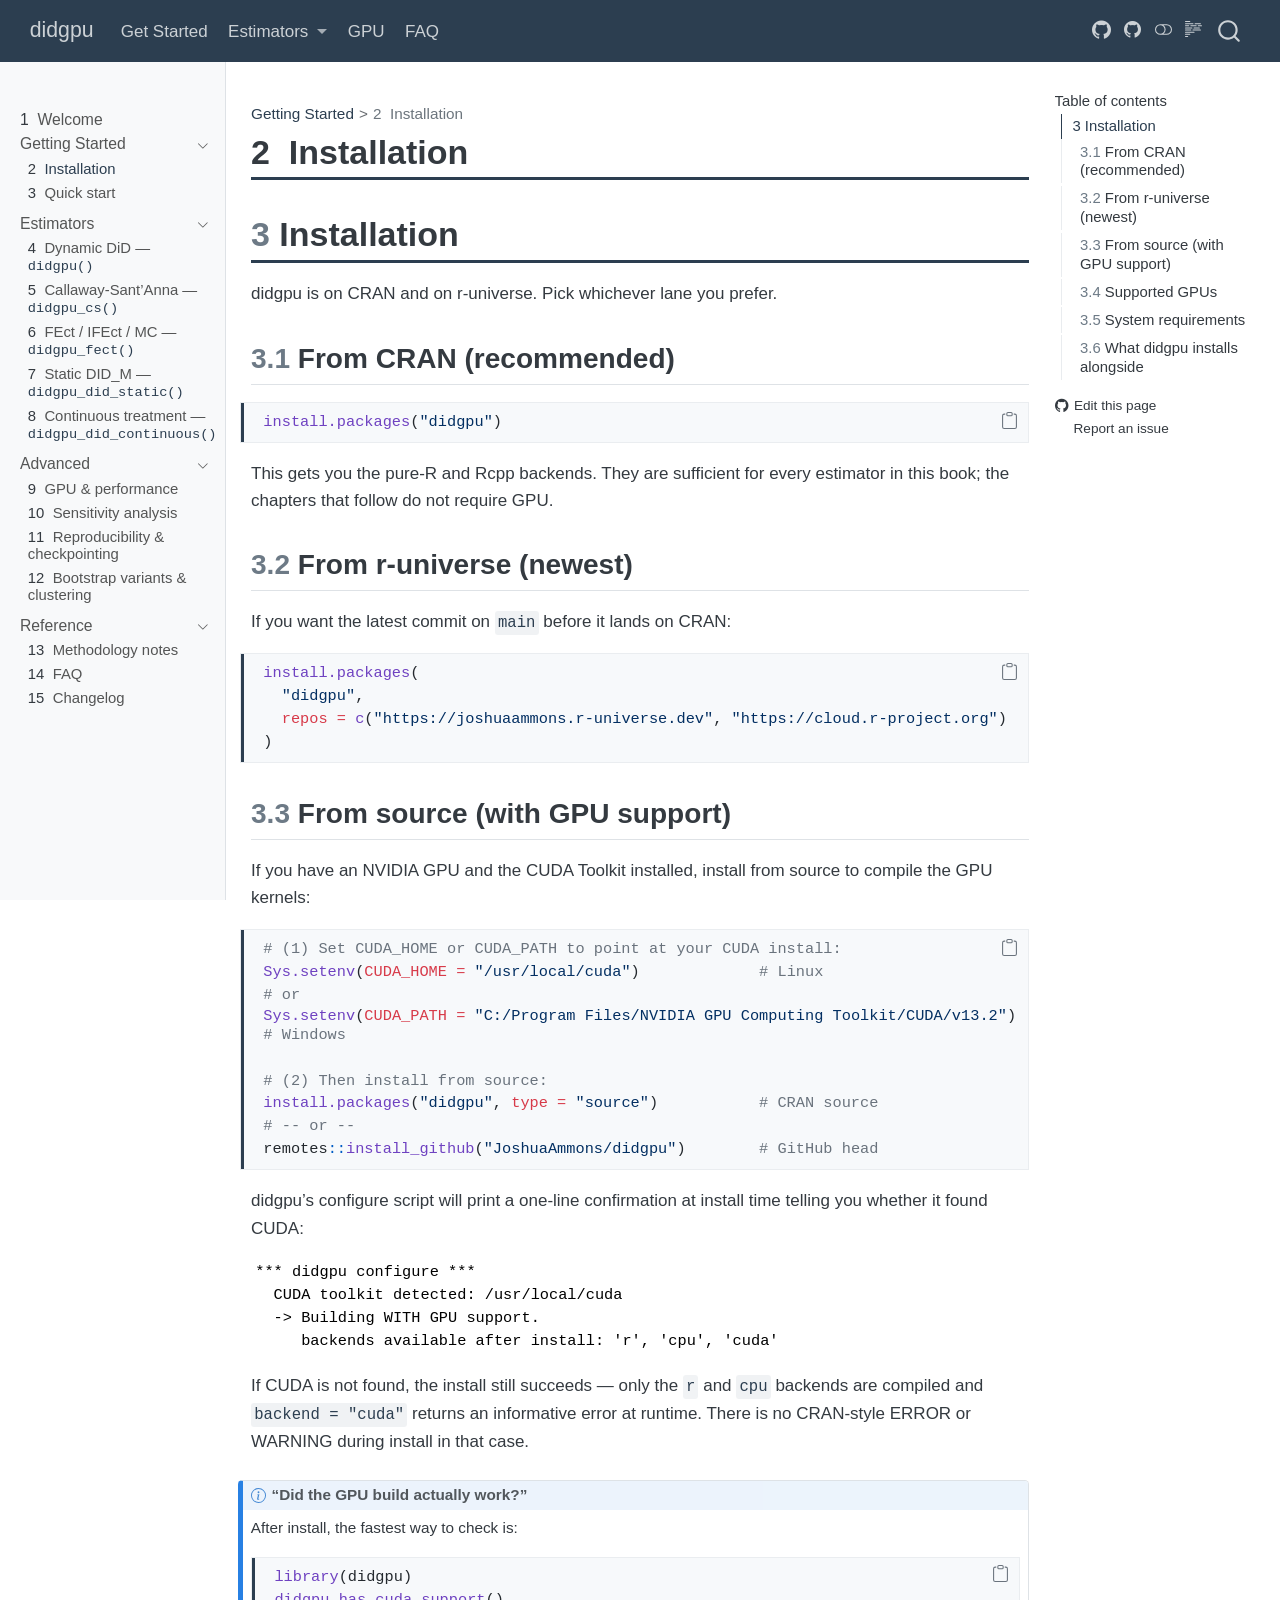
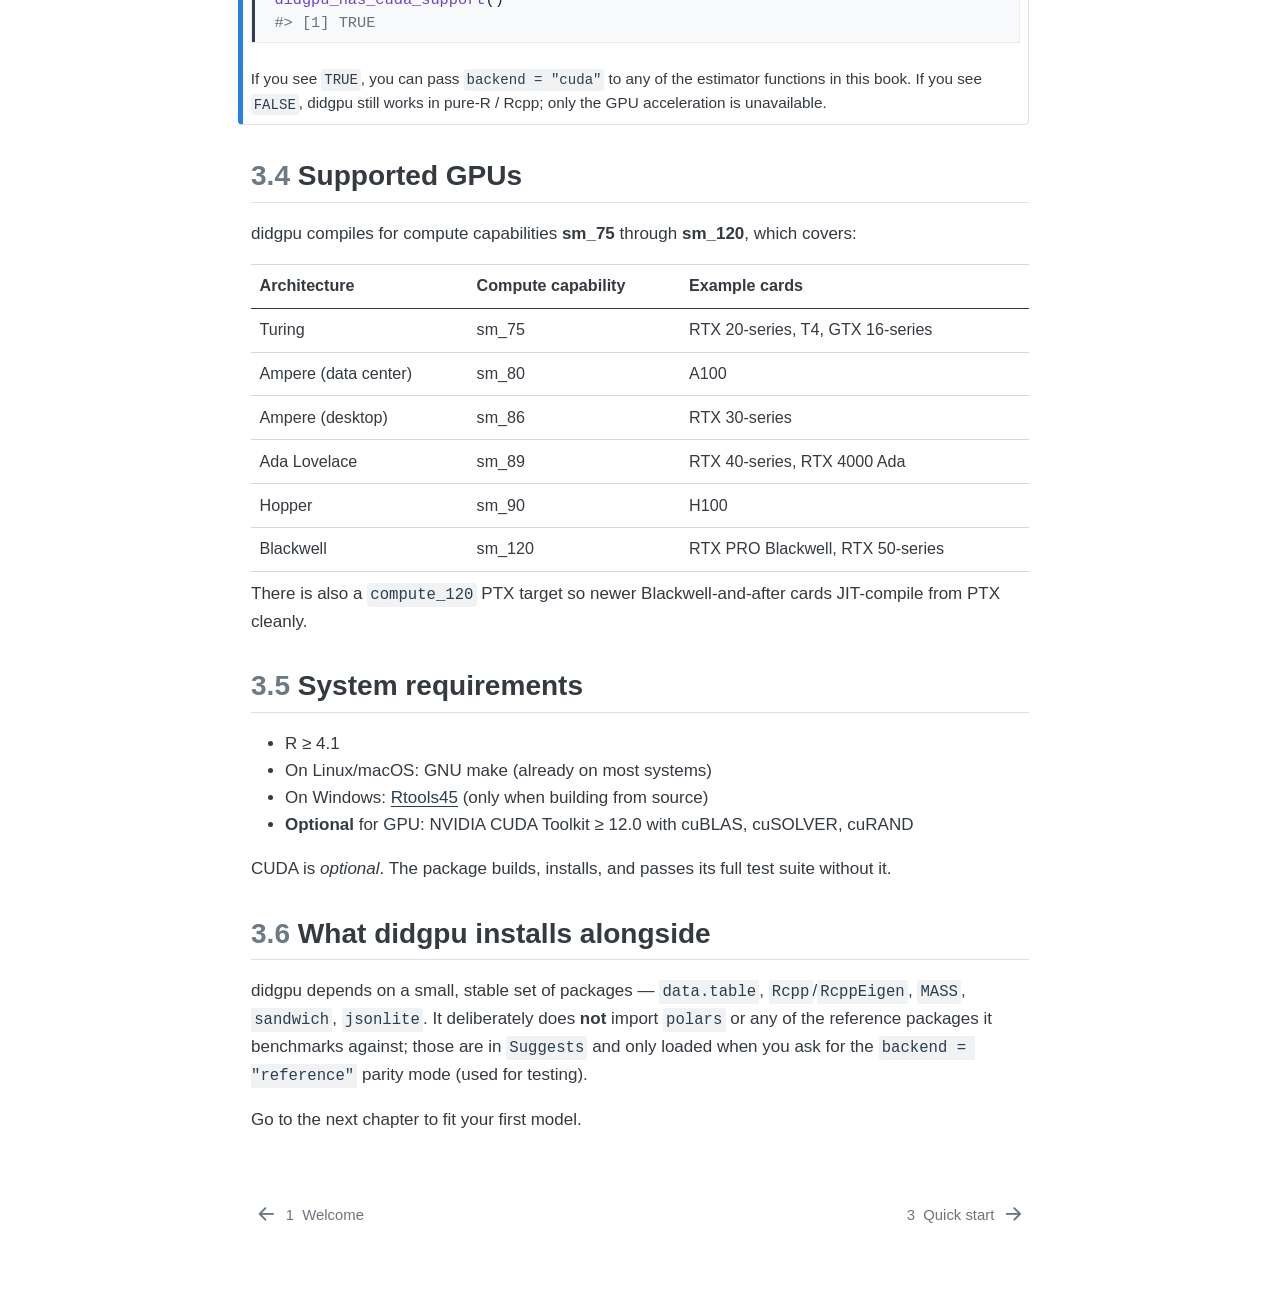
<file: docs/chapters/01-installation.html>
<!DOCTYPE html>
<html xmlns="http://www.w3.org/1999/xhtml" lang="en" xml:lang="en"><head>

<meta charset="utf-8">
<meta name="generator" content="quarto-1.10.20">

<meta name="viewport" content="width=device-width, initial-scale=1.0, user-scalable=yes">


<title>2&nbsp; Installation – didgpu</title>
<style>
/* Default styles provided by pandoc.
** See https://pandoc.org/MANUAL.html#variables-for-html for config info.
*/
span.smallcaps{font-variant: small-caps;}
div.columns{display: flex; gap: 1.5em;}
div.column{flex: auto;}
@media screen {
div.columns{gap: min(4vw, 1.5em);}
div.column{overflow-x: auto;}
}
div.hanging-indent{margin-left: 1.5em; text-indent: -1.5em;}
ul.task-list{list-style: none;}
ul.task-list li input[type="checkbox"] {
  width: 0.8em;
  margin: 0 0.8em 0.2em -1em; /* quarto-specific, see https://github.com/quarto-dev/quarto-cli/issues/4556 */ 
  vertical-align: middle;
}
/* CSS for syntax highlighting */
html { -webkit-text-size-adjust: 100%; }
pre > code.sourceCode { white-space: pre; position: relative; }
pre > code.sourceCode > span { display: inline-block; line-height: 1.25; }
pre > code.sourceCode > span:empty { height: 1.2em; }
.sourceCode { overflow: visible; }
code.sourceCode > span { color: inherit; text-decoration: inherit; }
div.sourceCode { margin: 1em 0; }
pre.sourceCode { margin: 0; }
@media screen {
div.sourceCode { overflow: auto; }
}
@media print {
pre > code.sourceCode { white-space: pre-wrap; }
pre > code.sourceCode > span { text-indent: -5em; padding-left: 5em; }
}
pre.numberSource code
  { counter-reset: source-line 0; }
pre.numberSource code > span
  { position: relative; left: -4em; counter-increment: source-line; }
pre.numberSource code > span > a:first-child::before
  { content: counter(source-line);
    position: relative; left: -1em; text-align: right; vertical-align: baseline;
    border: none; display: inline-block;
    -webkit-touch-callout: none; -webkit-user-select: none;
    -khtml-user-select: none; -moz-user-select: none;
    -ms-user-select: none; user-select: none;
    padding: 0 4px; width: 4em;
  }
pre.numberSource { margin-left: 3em;  padding-left: 4px; }
div.sourceCode
  {   }
@media screen {
pre > code.sourceCode > span > a:first-child::before { text-decoration: underline; }
}
</style>


<script src="../site_libs/quarto-nav/quarto-nav.js"></script>
<script src="../site_libs/clipboard/clipboard.min.js"></script>
<script src="../site_libs/quarto-search/autocomplete.umd.js"></script>
<script src="../site_libs/quarto-search/fuse.min.js"></script>
<script src="../site_libs/quarto-search/quarto-search.js"></script>
<meta name="quarto:offset" content="../">
<link href="../chapters/02-quickstart.html" rel="next">
<link href="../index.html" rel="prev">
<script src="../site_libs/quarto-html/quarto.js" type="module"></script>
<script src="../site_libs/quarto-html/tabsets/tabsets.js" type="module"></script>
<script src="../site_libs/quarto-html/popper.min.js"></script>
<script src="../site_libs/quarto-html/tippy.umd.min.js"></script>
<script src="../site_libs/quarto-html/anchor.min.js"></script>
<link href="../site_libs/quarto-html/tippy.css" rel="stylesheet">
<link href="../site_libs/quarto-html/quarto-syntax-highlighting-037217e6c28d56c71b2632f2f9eb880c.css" rel="stylesheet" class="quarto-color-scheme" id="quarto-text-highlighting-styles">
<link href="../site_libs/quarto-html/quarto-syntax-highlighting-dark-26686b57f204b6f573f201fd657d32b1.css" rel="stylesheet" class="quarto-color-scheme quarto-color-alternate" id="quarto-text-highlighting-styles">
<link href="../site_libs/quarto-html/quarto-syntax-highlighting-037217e6c28d56c71b2632f2f9eb880c.css" rel="stylesheet" class="quarto-color-scheme-extra" id="quarto-text-highlighting-styles">
<script src="../site_libs/bootstrap/bootstrap.min.js"></script>
<link href="../site_libs/bootstrap/bootstrap-icons.css" rel="stylesheet">
<link href="../site_libs/bootstrap/bootstrap-00d368c6e1366a14cff04419aaf4fc7a.min.css" rel="stylesheet" append-hash="true" class="quarto-color-scheme" id="quarto-bootstrap" data-mode="light">
<link href="../site_libs/bootstrap/bootstrap-dark-844e1678674bb9e9f4d702db5900df4b.min.css" rel="stylesheet" append-hash="true" class="quarto-color-scheme quarto-color-alternate" id="quarto-bootstrap" data-mode="dark">
<link href="../site_libs/bootstrap/bootstrap-00d368c6e1366a14cff04419aaf4fc7a.min.css" rel="stylesheet" append-hash="true" class="quarto-color-scheme-extra" id="quarto-bootstrap" data-mode="light">
<script id="quarto-search-options" type="application/json">{
  "location": "navbar",
  "copy-button": false,
  "collapse-after": 3,
  "panel-placement": "end",
  "type": "overlay",
  "limit": 50,
  "keyboard-shortcut": [
    "f",
    "/",
    "s"
  ],
  "show-item-context": false,
  "language": {
    "search-no-results-text": "No results",
    "search-matching-documents-text": "matching documents",
    "search-copy-link-title": "Copy link to search",
    "search-hide-matches-text": "Hide additional matches",
    "search-more-match-text": "more match in this document",
    "search-more-matches-text": "more matches in this document",
    "search-clear-button-title": "Clear",
    "search-text-placeholder": "",
    "search-detached-cancel-button-title": "Cancel",
    "search-submit-button-title": "Submit",
    "search-label": "Search"
  }
}</script>


<link rel="stylesheet" href="../styles.css">
</head>

<body class="nav-sidebar docked nav-fixed quarto-light"><script id="quarto-html-before-body" type="application/javascript">
    const toggleBodyColorMode = (bsSheetEl) => {
      const mode = bsSheetEl.getAttribute("data-mode");
      const bodyEl = window.document.querySelector("body");
      if (mode === "dark") {
        bodyEl.classList.add("quarto-dark");
        bodyEl.classList.remove("quarto-light");
      } else {
        bodyEl.classList.add("quarto-light");
        bodyEl.classList.remove("quarto-dark");
      }
    }
    const toggleBodyColorPrimary = () => {
      const bsSheetEl = window.document.querySelector("link#quarto-bootstrap:not([rel=disabled-stylesheet])");
      if (bsSheetEl) {
        toggleBodyColorMode(bsSheetEl);
      }
    }
    const setColorSchemeToggle = (alternate) => {
      const toggles = window.document.querySelectorAll('.quarto-color-scheme-toggle');
      for (let i=0; i < toggles.length; i++) {
        const toggle = toggles[i];
        if (toggle) {
          if (alternate) {
            toggle.classList.add("alternate");
          } else {
            toggle.classList.remove("alternate");
          }
        }
      }
    };
    const toggleColorMode = (alternate) => {
      // Switch the stylesheets
      const primaryStylesheets = window.document.querySelectorAll('link.quarto-color-scheme:not(.quarto-color-alternate)');
      const alternateStylesheets = window.document.querySelectorAll('link.quarto-color-scheme.quarto-color-alternate');
      manageTransitions('#quarto-margin-sidebar .nav-link', false);
      if (alternate) {
        // note: dark is layered on light, we don't disable primary!
        enableStylesheet(alternateStylesheets);
        for (const sheetNode of alternateStylesheets) {
          if (sheetNode.id === "quarto-bootstrap") {
            toggleBodyColorMode(sheetNode);
          }
        }
      } else {
        disableStylesheet(alternateStylesheets);
        enableStylesheet(primaryStylesheets)
        toggleBodyColorPrimary();
      }
      manageTransitions('#quarto-margin-sidebar .nav-link', true);
      // Switch the toggles
      setColorSchemeToggle(alternate)
      // Hack to workaround the fact that safari doesn't
      // properly recolor the scrollbar when toggling (#1455)
      if (navigator.userAgent.indexOf('Safari') > 0 && navigator.userAgent.indexOf('Chrome') == -1) {
        manageTransitions("body", false);
        window.scrollTo(0, 1);
        setTimeout(() => {
          window.scrollTo(0, 0);
          manageTransitions("body", true);
        }, 40);
      }
    }
    const disableStylesheet = (stylesheets) => {
      for (let i=0; i < stylesheets.length; i++) {
        const stylesheet = stylesheets[i];
        stylesheet.rel = 'disabled-stylesheet';
      }
    }
    const enableStylesheet = (stylesheets) => {
      for (let i=0; i < stylesheets.length; i++) {
        const stylesheet = stylesheets[i];
        if(stylesheet.rel !== 'stylesheet') { // for Chrome, which will still FOUC without this check
          stylesheet.rel = 'stylesheet';
        }
      }
    }
    const manageTransitions = (selector, allowTransitions) => {
      const els = window.document.querySelectorAll(selector);
      for (let i=0; i < els.length; i++) {
        const el = els[i];
        if (allowTransitions) {
          el.classList.remove('notransition');
        } else {
          el.classList.add('notransition');
        }
      }
    }
    const isFileUrl = () => {
      return window.location.protocol === 'file:';
    }
    const hasAlternateSentinel = () => {
      let styleSentinel = getColorSchemeSentinel();
      if (styleSentinel !== null) {
        return styleSentinel === "alternate";
      } else {
        return false;
      }
    }
    const setStyleSentinel = (alternate) => {
      const value = alternate ? "alternate" : "default";
      if (!isFileUrl()) {
        window.localStorage.setItem("quarto-color-scheme", value);
      } else {
        localAlternateSentinel = value;
      }
    }
    const getColorSchemeSentinel = () => {
      if (!isFileUrl()) {
        const storageValue = window.localStorage.getItem("quarto-color-scheme");
        return storageValue != null ? storageValue : localAlternateSentinel;
      } else {
        return localAlternateSentinel;
      }
    }
    const toggleGiscusIfUsed = (isAlternate, darkModeDefault) => {
      const baseTheme = document.querySelector('#giscus-base-theme')?.value ?? 'light';
      const alternateTheme = document.querySelector('#giscus-alt-theme')?.value ?? 'dark';
      let newTheme = '';
      if(authorPrefersDark) {
        newTheme = isAlternate ? baseTheme : alternateTheme;
      } else {
        newTheme = isAlternate ? alternateTheme : baseTheme;
      }
      const changeGiscusTheme = () => {
        // From: https://github.com/giscus/giscus/issues/336
        const sendMessage = (message) => {
          const iframe = document.querySelector('iframe.giscus-frame');
          if (!iframe) return;
          iframe.contentWindow.postMessage({ giscus: message }, 'https://giscus.app');
        }
        sendMessage({
          setConfig: {
            theme: newTheme
          }
        });
      }
      const isGiscussLoaded = window.document.querySelector('iframe.giscus-frame') !== null;
      if (isGiscussLoaded) {
        changeGiscusTheme();
      }
    };
    const authorPrefersDark = false;
    const darkModeDefault = authorPrefersDark;
      document.querySelector('link#quarto-text-highlighting-styles.quarto-color-scheme-extra').rel = 'disabled-stylesheet';
      document.querySelector('link#quarto-bootstrap.quarto-color-scheme-extra').rel = 'disabled-stylesheet';
    let localAlternateSentinel = darkModeDefault ? 'alternate' : 'default';
    // Dark / light mode switch
    window.quartoToggleColorScheme = () => {
      // Read the current dark / light value
      let toAlternate = !hasAlternateSentinel();
      toggleColorMode(toAlternate);
      setStyleSentinel(toAlternate);
      toggleGiscusIfUsed(toAlternate, darkModeDefault);
      window.dispatchEvent(new Event('resize'));
    };
    // Switch to dark mode if need be
    if (hasAlternateSentinel()) {
      toggleColorMode(true);
    } else {
      toggleColorMode(false);
    }
  </script>

<div id="quarto-search-results"></div>
  <header id="quarto-header" class="headroom fixed-top">
    <nav class="navbar navbar-expand-lg " data-bs-theme="dark">
      <div class="navbar-container container-fluid">
      <div class="navbar-brand-container mx-auto">
    <a class="navbar-brand" href="../index.html">
    <span class="navbar-title">didgpu</span>
    </a>
  </div>
            <div id="quarto-search" class="" title="Search"></div>
          <button class="navbar-toggler" type="button" data-bs-toggle="collapse" data-bs-target="#navbarCollapse" aria-controls="navbarCollapse" role="menu" aria-expanded="false" aria-label="Toggle navigation" onclick="if (window.quartoToggleHeadroom) { window.quartoToggleHeadroom(); }">
  <span class="navbar-toggler-icon"></span>
</button>
          <div class="collapse navbar-collapse" id="navbarCollapse">
            <ul class="navbar-nav navbar-nav-scroll me-auto">
  <li class="nav-item">
    <a class="nav-link active" href="../chapters/01-installation.html" aria-current="page"> 
<span class="menu-text">Get Started</span></a>
  </li>  
  <li class="nav-item dropdown ">
    <a class="nav-link dropdown-toggle" href="#" id="nav-menu-estimators" role="link" data-bs-toggle="dropdown" aria-expanded="false">
 <span class="menu-text">Estimators</span>
    </a>
    <ul class="dropdown-menu" aria-labelledby="nav-menu-estimators">    
        <li>
    <a class="dropdown-item" href="../chapters/03-dynamic-did.html">
 <span class="dropdown-text">Dynamic DID (didgpu)</span></a>
  </li>  
        <li>
    <a class="dropdown-item" href="../chapters/04-callaway-santanna.html">
 <span class="dropdown-text">Callaway-Sant’Anna (didgpu_cs)</span></a>
  </li>  
        <li>
    <a class="dropdown-item" href="../chapters/05-fect-ifect-mc.html">
 <span class="dropdown-text">FEct / IFEct / MC (didgpu_fect)</span></a>
  </li>  
        <li>
    <a class="dropdown-item" href="../chapters/06-static-did.html">
 <span class="dropdown-text">Static DID_M (didgpu_did_static)</span></a>
  </li>  
        <li>
    <a class="dropdown-item" href="../chapters/07-continuous-treatment.html">
 <span class="dropdown-text">Continuous (didgpu_did_continuous)</span></a>
  </li>  
    </ul>
  </li>
  <li class="nav-item">
    <a class="nav-link" href="../chapters/08-gpu-and-performance.html"> 
<span class="menu-text">GPU</span></a>
  </li>  
  <li class="nav-item">
    <a class="nav-link" href="../chapters/13-faq.html"> 
<span class="menu-text">FAQ</span></a>
  </li>  
</ul>
            <ul class="navbar-nav navbar-nav-scroll ms-auto">
  <li class="nav-item compact">
    <a class="nav-link" href="https://github.com/JoshuaAmmons/didgpu"> <i class="bi bi-github" role="img" aria-label="GitHub repo">
</i> 
<span class="menu-text"></span></a>
  </li>  
</ul>
          </div> <!-- /navcollapse -->
            <div class="quarto-navbar-tools tools-wide">
    <a href="https://github.com/JoshuaAmmons/didgpu" title="Source Code" class="quarto-navigation-tool px-1" aria-label="Source Code"><i class="bi bi-github"></i></a>
  <a href="" class="quarto-color-scheme-toggle quarto-navigation-tool  px-1" onclick="window.quartoToggleColorScheme(); return false;" title="Toggle dark mode"><i class="bi"></i></a>
  <a href="" class="quarto-reader-toggle quarto-navigation-tool px-1" onclick="window.quartoToggleReader(); return false;" title="Toggle reader mode">
  <div class="quarto-reader-toggle-btn">
  <i class="bi"></i>
  </div>
</a>
</div>
      </div> <!-- /container-fluid -->
    </nav>
  <nav class="quarto-secondary-nav">
    <div class="container-fluid d-flex">
      <button type="button" class="quarto-btn-toggle btn" data-bs-toggle="collapse" role="button" data-bs-target=".quarto-sidebar-collapse-item" aria-controls="quarto-sidebar" aria-expanded="false" aria-label="Toggle sidebar navigation" onclick="if (window.quartoToggleHeadroom) { window.quartoToggleHeadroom(); }">
        <i class="bi bi-layout-text-sidebar-reverse"></i>
      </button>
        <nav class="quarto-page-breadcrumbs" aria-label="breadcrumb"><ol class="breadcrumb"><li class="breadcrumb-item"><a href="../chapters/01-installation.html">Getting Started</a></li><li class="breadcrumb-item"><a href="../chapters/01-installation.html"><span class="chapter-number">2</span>&nbsp; <span class="chapter-title">Installation</span></a></li></ol></nav>
        <a class="flex-grow-1" role="navigation" data-bs-toggle="collapse" data-bs-target=".quarto-sidebar-collapse-item" aria-controls="quarto-sidebar" aria-expanded="false" aria-label="Toggle sidebar navigation" onclick="if (window.quartoToggleHeadroom) { window.quartoToggleHeadroom(); }">      
        </a>
    </div>
  </nav>
</header>
<!-- content -->
<div id="quarto-content" class="quarto-container page-columns page-rows-contents page-layout-article page-navbar">
<!-- sidebar -->
  <nav id="quarto-sidebar" class="sidebar collapse collapse-horizontal quarto-sidebar-collapse-item sidebar-navigation docked overflow-auto">
    <div class="sidebar-menu-container"> 
    <ul class="list-unstyled mt-1">
        <li class="sidebar-item">
  <div class="sidebar-item-container"> 
  <a href="../index.html" class="sidebar-item-text sidebar-link">
 <span class="menu-text"><span class="chapter-number">1</span>&nbsp; <span class="chapter-title">Welcome</span></span></a>
  </div>
</li>
        <li class="sidebar-item sidebar-item-section">
      <div class="sidebar-item-container"> 
            <a class="sidebar-item-text sidebar-link text-start" data-bs-toggle="collapse" data-bs-target="#quarto-sidebar-section-1" role="navigation" aria-expanded="true">
 <span class="menu-text">Getting Started</span></a>
          <a class="sidebar-item-toggle text-start" data-bs-toggle="collapse" data-bs-target="#quarto-sidebar-section-1" role="navigation" aria-expanded="true" aria-label="Toggle section">
            <i class="bi bi-chevron-right ms-2"></i>
          </a> 
      </div>
      <ul id="quarto-sidebar-section-1" class="collapse list-unstyled sidebar-section depth1 show">  
          <li class="sidebar-item">
  <div class="sidebar-item-container"> 
  <a href="../chapters/01-installation.html" class="sidebar-item-text sidebar-link active">
 <span class="menu-text"><span class="chapter-number">2</span>&nbsp; <span class="chapter-title">Installation</span></span></a>
  </div>
</li>
          <li class="sidebar-item">
  <div class="sidebar-item-container"> 
  <a href="../chapters/02-quickstart.html" class="sidebar-item-text sidebar-link">
 <span class="menu-text"><span class="chapter-number">3</span>&nbsp; <span class="chapter-title">Quick start</span></span></a>
  </div>
</li>
      </ul>
  </li>
        <li class="sidebar-item sidebar-item-section">
      <div class="sidebar-item-container"> 
            <a class="sidebar-item-text sidebar-link text-start" data-bs-toggle="collapse" data-bs-target="#quarto-sidebar-section-2" role="navigation" aria-expanded="true">
 <span class="menu-text">Estimators</span></a>
          <a class="sidebar-item-toggle text-start" data-bs-toggle="collapse" data-bs-target="#quarto-sidebar-section-2" role="navigation" aria-expanded="true" aria-label="Toggle section">
            <i class="bi bi-chevron-right ms-2"></i>
          </a> 
      </div>
      <ul id="quarto-sidebar-section-2" class="collapse list-unstyled sidebar-section depth1 show">  
          <li class="sidebar-item">
  <div class="sidebar-item-container"> 
  <a href="../chapters/03-dynamic-did.html" class="sidebar-item-text sidebar-link">
 <span class="menu-text"><span class="chapter-number">4</span>&nbsp; <span class="chapter-title">Dynamic DiD — <code>didgpu()</code></span></span></a>
  </div>
</li>
          <li class="sidebar-item">
  <div class="sidebar-item-container"> 
  <a href="../chapters/04-callaway-santanna.html" class="sidebar-item-text sidebar-link">
 <span class="menu-text"><span class="chapter-number">5</span>&nbsp; <span class="chapter-title">Callaway-Sant’Anna — <code>didgpu_cs()</code></span></span></a>
  </div>
</li>
          <li class="sidebar-item">
  <div class="sidebar-item-container"> 
  <a href="../chapters/05-fect-ifect-mc.html" class="sidebar-item-text sidebar-link">
 <span class="menu-text"><span class="chapter-number">6</span>&nbsp; <span class="chapter-title">FEct / IFEct / MC — <code>didgpu_fect()</code></span></span></a>
  </div>
</li>
          <li class="sidebar-item">
  <div class="sidebar-item-container"> 
  <a href="../chapters/06-static-did.html" class="sidebar-item-text sidebar-link">
 <span class="menu-text"><span class="chapter-number">7</span>&nbsp; <span class="chapter-title">Static DID_M — <code>didgpu_did_static()</code></span></span></a>
  </div>
</li>
          <li class="sidebar-item">
  <div class="sidebar-item-container"> 
  <a href="../chapters/07-continuous-treatment.html" class="sidebar-item-text sidebar-link">
 <span class="menu-text"><span class="chapter-number">8</span>&nbsp; <span class="chapter-title">Continuous treatment — <code>didgpu_did_continuous()</code></span></span></a>
  </div>
</li>
      </ul>
  </li>
        <li class="sidebar-item sidebar-item-section">
      <div class="sidebar-item-container"> 
            <a class="sidebar-item-text sidebar-link text-start" data-bs-toggle="collapse" data-bs-target="#quarto-sidebar-section-3" role="navigation" aria-expanded="true">
 <span class="menu-text">Advanced</span></a>
          <a class="sidebar-item-toggle text-start" data-bs-toggle="collapse" data-bs-target="#quarto-sidebar-section-3" role="navigation" aria-expanded="true" aria-label="Toggle section">
            <i class="bi bi-chevron-right ms-2"></i>
          </a> 
      </div>
      <ul id="quarto-sidebar-section-3" class="collapse list-unstyled sidebar-section depth1 show">  
          <li class="sidebar-item">
  <div class="sidebar-item-container"> 
  <a href="../chapters/08-gpu-and-performance.html" class="sidebar-item-text sidebar-link">
 <span class="menu-text"><span class="chapter-number">9</span>&nbsp; <span class="chapter-title">GPU &amp; performance</span></span></a>
  </div>
</li>
          <li class="sidebar-item">
  <div class="sidebar-item-container"> 
  <a href="../chapters/09-sensitivity-honestdid.html" class="sidebar-item-text sidebar-link">
 <span class="menu-text"><span class="chapter-number">10</span>&nbsp; <span class="chapter-title">Sensitivity analysis</span></span></a>
  </div>
</li>
          <li class="sidebar-item">
  <div class="sidebar-item-container"> 
  <a href="../chapters/10-reproducibility-checkpointing.html" class="sidebar-item-text sidebar-link">
 <span class="menu-text"><span class="chapter-number">11</span>&nbsp; <span class="chapter-title">Reproducibility &amp; checkpointing</span></span></a>
  </div>
</li>
          <li class="sidebar-item">
  <div class="sidebar-item-container"> 
  <a href="../chapters/11-bootstrap-and-clustering.html" class="sidebar-item-text sidebar-link">
 <span class="menu-text"><span class="chapter-number">12</span>&nbsp; <span class="chapter-title">Bootstrap variants &amp; clustering</span></span></a>
  </div>
</li>
      </ul>
  </li>
        <li class="sidebar-item sidebar-item-section">
      <div class="sidebar-item-container"> 
            <a class="sidebar-item-text sidebar-link text-start" data-bs-toggle="collapse" data-bs-target="#quarto-sidebar-section-4" role="navigation" aria-expanded="true">
 <span class="menu-text">Reference</span></a>
          <a class="sidebar-item-toggle text-start" data-bs-toggle="collapse" data-bs-target="#quarto-sidebar-section-4" role="navigation" aria-expanded="true" aria-label="Toggle section">
            <i class="bi bi-chevron-right ms-2"></i>
          </a> 
      </div>
      <ul id="quarto-sidebar-section-4" class="collapse list-unstyled sidebar-section depth1 show">  
          <li class="sidebar-item">
  <div class="sidebar-item-container"> 
  <a href="../chapters/12-methodology.html" class="sidebar-item-text sidebar-link">
 <span class="menu-text"><span class="chapter-number">13</span>&nbsp; <span class="chapter-title">Methodology notes</span></span></a>
  </div>
</li>
          <li class="sidebar-item">
  <div class="sidebar-item-container"> 
  <a href="../chapters/13-faq.html" class="sidebar-item-text sidebar-link">
 <span class="menu-text"><span class="chapter-number">14</span>&nbsp; <span class="chapter-title">FAQ</span></span></a>
  </div>
</li>
          <li class="sidebar-item">
  <div class="sidebar-item-container"> 
  <a href="../chapters/14-changelog.html" class="sidebar-item-text sidebar-link">
 <span class="menu-text"><span class="chapter-number">15</span>&nbsp; <span class="chapter-title">Changelog</span></span></a>
  </div>
</li>
      </ul>
  </li>
    </ul>
    </div>
</nav>
<div id="quarto-sidebar-glass" class="quarto-sidebar-collapse-item" data-bs-toggle="collapse" data-bs-target=".quarto-sidebar-collapse-item"></div>
<!-- margin-sidebar -->
    <div id="quarto-margin-sidebar" class="sidebar margin-sidebar">
        <nav id="TOC" role="doc-toc" class="toc-active">
    <h2 id="toc-title">Table of contents</h2>
   
  <ul>
  <li><a href="#installation" id="toc-installation" class="nav-link active" data-scroll-target="#installation"><span class="header-section-number">3</span> Installation</a>
  <ul class="collapse">
  <li><a href="#from-cran-recommended" id="toc-from-cran-recommended" class="nav-link" data-scroll-target="#from-cran-recommended"><span class="header-section-number">3.1</span> From CRAN (recommended)</a></li>
  <li><a href="#from-r-universe-newest" id="toc-from-r-universe-newest" class="nav-link" data-scroll-target="#from-r-universe-newest"><span class="header-section-number">3.2</span> From r-universe (newest)</a></li>
  <li><a href="#from-source-with-gpu-support" id="toc-from-source-with-gpu-support" class="nav-link" data-scroll-target="#from-source-with-gpu-support"><span class="header-section-number">3.3</span> From source (with GPU support)</a></li>
  <li><a href="#supported-gpus" id="toc-supported-gpus" class="nav-link" data-scroll-target="#supported-gpus"><span class="header-section-number">3.4</span> Supported GPUs</a></li>
  <li><a href="#system-requirements" id="toc-system-requirements" class="nav-link" data-scroll-target="#system-requirements"><span class="header-section-number">3.5</span> System requirements</a></li>
  <li><a href="#what-didgpu-installs-alongside" id="toc-what-didgpu-installs-alongside" class="nav-link" data-scroll-target="#what-didgpu-installs-alongside"><span class="header-section-number">3.6</span> What didgpu installs alongside</a></li>
  </ul></li>
  </ul>
<div class="toc-actions"><ul><li><a href="https://github.com/JoshuaAmmons/didgpu/edit/main/chapters/01-installation.qmd" class="toc-action"><i class="bi bi-github"></i>Edit this page</a></li><li><a href="https://github.com/JoshuaAmmons/didgpu/issues/new" class="toc-action"><i class="bi empty"></i>Report an issue</a></li></ul></div></nav>
    </div>
<!-- main -->
<main class="content" id="quarto-document-content">


<header id="title-block-header" class="quarto-title-block default"><nav class="quarto-page-breadcrumbs quarto-title-breadcrumbs d-none d-lg-block" aria-label="breadcrumb"><ol class="breadcrumb"><li class="breadcrumb-item"><a href="../chapters/01-installation.html">Getting Started</a></li><li class="breadcrumb-item"><a href="../chapters/01-installation.html"><span class="chapter-number">2</span>&nbsp; <span class="chapter-title">Installation</span></a></li></ol></nav>
<div class="quarto-title">
<h1 class="title"><span class="chapter-number">2</span>&nbsp; <span class="chapter-title">Installation</span></h1>
</div>



<div class="quarto-title-meta">

    
  
    
  </div>
  


</header>


<section id="installation" class="level1" data-number="3">
<h1 data-number="3"><span class="header-section-number">3</span> Installation</h1>
<p>didgpu is on CRAN and on r-universe. Pick whichever lane you prefer.</p>
<section id="from-cran-recommended" class="level2" data-number="3.1">
<h2 data-number="3.1" class="anchored" data-anchor-id="from-cran-recommended"><span class="header-section-number">3.1</span> From CRAN (recommended)</h2>
<div class="cell">
<div class="code-copy-outer-scaffold"><div class="sourceCode cell-code" id="cb1"><pre class="sourceCode r code-with-copy"><code class="sourceCode r"><span id="cb1-1"><a href="#cb1-1" aria-hidden="true" tabindex="-1"></a><span class="fu">install.packages</span>(<span class="st">"didgpu"</span>)</span></code></pre></div><button title="Copy to Clipboard" class="code-copy-button"><i class="bi"></i></button></div>
</div>
<p>This gets you the pure-R and Rcpp backends. They are sufficient for every estimator in this book; the chapters that follow do not require GPU.</p>
</section>
<section id="from-r-universe-newest" class="level2" data-number="3.2">
<h2 data-number="3.2" class="anchored" data-anchor-id="from-r-universe-newest"><span class="header-section-number">3.2</span> From r-universe (newest)</h2>
<p>If you want the latest commit on <code>main</code> before it lands on CRAN:</p>
<div class="cell">
<div class="code-copy-outer-scaffold"><div class="sourceCode cell-code" id="cb2"><pre class="sourceCode r code-with-copy"><code class="sourceCode r"><span id="cb2-1"><a href="#cb2-1" aria-hidden="true" tabindex="-1"></a><span class="fu">install.packages</span>(</span>
<span id="cb2-2"><a href="#cb2-2" aria-hidden="true" tabindex="-1"></a>  <span class="st">"didgpu"</span>,</span>
<span id="cb2-3"><a href="#cb2-3" aria-hidden="true" tabindex="-1"></a>  <span class="at">repos =</span> <span class="fu">c</span>(<span class="st">"https://joshuaammons.r-universe.dev"</span>, <span class="st">"https://cloud.r-project.org"</span>)</span>
<span id="cb2-4"><a href="#cb2-4" aria-hidden="true" tabindex="-1"></a>)</span></code></pre></div><button title="Copy to Clipboard" class="code-copy-button"><i class="bi"></i></button></div>
</div>
</section>
<section id="from-source-with-gpu-support" class="level2" data-number="3.3">
<h2 data-number="3.3" class="anchored" data-anchor-id="from-source-with-gpu-support"><span class="header-section-number">3.3</span> From source (with GPU support)</h2>
<p>If you have an NVIDIA GPU and the CUDA Toolkit installed, install from source to compile the GPU kernels:</p>
<div class="cell">
<div class="code-copy-outer-scaffold"><div class="sourceCode cell-code" id="cb3"><pre class="sourceCode r code-with-copy"><code class="sourceCode r"><span id="cb3-1"><a href="#cb3-1" aria-hidden="true" tabindex="-1"></a><span class="co"># (1) Set CUDA_HOME or CUDA_PATH to point at your CUDA install:</span></span>
<span id="cb3-2"><a href="#cb3-2" aria-hidden="true" tabindex="-1"></a><span class="fu">Sys.setenv</span>(<span class="at">CUDA_HOME =</span> <span class="st">"/usr/local/cuda"</span>)             <span class="co"># Linux</span></span>
<span id="cb3-3"><a href="#cb3-3" aria-hidden="true" tabindex="-1"></a><span class="co"># or</span></span>
<span id="cb3-4"><a href="#cb3-4" aria-hidden="true" tabindex="-1"></a><span class="fu">Sys.setenv</span>(<span class="at">CUDA_PATH =</span> <span class="st">"C:/Program Files/NVIDIA GPU Computing Toolkit/CUDA/v13.2"</span>)  <span class="co"># Windows</span></span>
<span id="cb3-5"><a href="#cb3-5" aria-hidden="true" tabindex="-1"></a></span>
<span id="cb3-6"><a href="#cb3-6" aria-hidden="true" tabindex="-1"></a><span class="co"># (2) Then install from source:</span></span>
<span id="cb3-7"><a href="#cb3-7" aria-hidden="true" tabindex="-1"></a><span class="fu">install.packages</span>(<span class="st">"didgpu"</span>, <span class="at">type =</span> <span class="st">"source"</span>)           <span class="co"># CRAN source</span></span>
<span id="cb3-8"><a href="#cb3-8" aria-hidden="true" tabindex="-1"></a><span class="co"># -- or --</span></span>
<span id="cb3-9"><a href="#cb3-9" aria-hidden="true" tabindex="-1"></a>remotes<span class="sc">::</span><span class="fu">install_github</span>(<span class="st">"JoshuaAmmons/didgpu"</span>)        <span class="co"># GitHub head</span></span></code></pre></div><button title="Copy to Clipboard" class="code-copy-button"><i class="bi"></i></button></div>
</div>
<p>didgpu’s configure script will print a one-line confirmation at install time telling you whether it found CUDA:</p>
<pre><code>*** didgpu configure ***
  CUDA toolkit detected: /usr/local/cuda
  -&gt; Building WITH GPU support.
     backends available after install: 'r', 'cpu', 'cuda'</code></pre>
<p>If CUDA is not found, the install still succeeds — only the <code>r</code> and <code>cpu</code> backends are compiled and <code>backend = "cuda"</code> returns an informative error at runtime. There is no CRAN-style ERROR or WARNING during install in that case.</p>
<div class="callout callout-style-default callout-note callout-titled">
<div class="callout-header d-flex align-content-center">
<div class="callout-icon-container">
<i class="callout-icon"></i>
</div>
<div class="callout-title-container flex-fill">
<span class="screen-reader-only">Note</span>“Did the GPU build actually work?”
</div>
</div>
<div class="callout-body-container callout-body">
<p>After install, the fastest way to check is:</p>
<div class="cell">
<div class="code-copy-outer-scaffold"><div class="sourceCode cell-code" id="cb5"><pre class="sourceCode r code-with-copy"><code class="sourceCode r"><span id="cb5-1"><a href="#cb5-1" aria-hidden="true" tabindex="-1"></a><span class="fu">library</span>(didgpu)</span>
<span id="cb5-2"><a href="#cb5-2" aria-hidden="true" tabindex="-1"></a><span class="fu">didgpu_has_cuda_support</span>()</span>
<span id="cb5-3"><a href="#cb5-3" aria-hidden="true" tabindex="-1"></a><span class="co">#&gt; [1] TRUE</span></span></code></pre></div><button title="Copy to Clipboard" class="code-copy-button"><i class="bi"></i></button></div>
</div>
<p>If you see <code>TRUE</code>, you can pass <code>backend = "cuda"</code> to any of the estimator functions in this book. If you see <code>FALSE</code>, didgpu still works in pure-R / Rcpp; only the GPU acceleration is unavailable.</p>
</div>
</div>
</section>
<section id="supported-gpus" class="level2" data-number="3.4">
<h2 data-number="3.4" class="anchored" data-anchor-id="supported-gpus"><span class="header-section-number">3.4</span> Supported GPUs</h2>
<p>didgpu compiles for compute capabilities <strong>sm_75</strong> through <strong>sm_120</strong>, which covers:</p>
<table class="caption-top table">
<thead>
<tr class="header">
<th>Architecture</th>
<th>Compute capability</th>
<th>Example cards</th>
</tr>
</thead>
<tbody>
<tr class="odd">
<td>Turing</td>
<td>sm_75</td>
<td>RTX 20-series, T4, GTX 16-series</td>
</tr>
<tr class="even">
<td>Ampere (data center)</td>
<td>sm_80</td>
<td>A100</td>
</tr>
<tr class="odd">
<td>Ampere (desktop)</td>
<td>sm_86</td>
<td>RTX 30-series</td>
</tr>
<tr class="even">
<td>Ada Lovelace</td>
<td>sm_89</td>
<td>RTX 40-series, RTX 4000 Ada</td>
</tr>
<tr class="odd">
<td>Hopper</td>
<td>sm_90</td>
<td>H100</td>
</tr>
<tr class="even">
<td>Blackwell</td>
<td>sm_120</td>
<td>RTX PRO Blackwell, RTX 50-series</td>
</tr>
</tbody>
</table>
<p>There is also a <code>compute_120</code> PTX target so newer Blackwell-and-after cards JIT-compile from PTX cleanly.</p>
</section>
<section id="system-requirements" class="level2" data-number="3.5">
<h2 data-number="3.5" class="anchored" data-anchor-id="system-requirements"><span class="header-section-number">3.5</span> System requirements</h2>
<ul>
<li>R ≥ 4.1</li>
<li>On Linux/macOS: GNU make (already on most systems)</li>
<li>On Windows: <a href="https://cran.r-project.org/bin/windows/Rtools/">Rtools45</a> (only when building from source)</li>
<li><strong>Optional</strong> for GPU: NVIDIA CUDA Toolkit ≥ 12.0 with cuBLAS, cuSOLVER, cuRAND</li>
</ul>
<p>CUDA is <em>optional</em>. The package builds, installs, and passes its full test suite without it.</p>
</section>
<section id="what-didgpu-installs-alongside" class="level2" data-number="3.6">
<h2 data-number="3.6" class="anchored" data-anchor-id="what-didgpu-installs-alongside"><span class="header-section-number">3.6</span> What didgpu installs alongside</h2>
<p>didgpu depends on a small, stable set of packages — <code>data.table</code>, <code>Rcpp</code>/<code>RcppEigen</code>, <code>MASS</code>, <code>sandwich</code>, <code>jsonlite</code>. It deliberately does <strong>not</strong> import <code>polars</code> or any of the reference packages it benchmarks against; those are in <code>Suggests</code> and only loaded when you ask for the <code>backend = "reference"</code> parity mode (used for testing).</p>
<p>Go to the next chapter to fit your first model.</p>


</section>
</section>

</main> <!-- /main -->
<script id="quarto-html-after-body" type="application/javascript">
  window.document.addEventListener("DOMContentLoaded", function (event) {
    // Ensure there is a toggle, if there isn't float one in the top right
    if (window.document.querySelector('.quarto-color-scheme-toggle') === null) {
      const a = window.document.createElement('a');
      a.classList.add('top-right');
      a.classList.add('quarto-color-scheme-toggle');
      a.href = "";
      a.onclick = function() { try { window.quartoToggleColorScheme(); } catch {} return false; };
      const i = window.document.createElement("i");
      i.classList.add('bi');
      a.appendChild(i);
      window.document.body.appendChild(a);
    }
    setColorSchemeToggle(hasAlternateSentinel())
    const icon = "";
    const anchorJS = new window.AnchorJS();
    anchorJS.options = {
      placement: 'right',
      icon: icon
    };
    anchorJS.add('.anchored');
    const isCodeAnnotation = (el) => {
      for (const clz of el.classList) {
        if (clz.startsWith('code-annotation-')) {                     
          return true;
        }
      }
      return false;
    }
    const onCopySuccess = function(e) {
      // button target
      const button = e.trigger;
      // don't keep focus
      button.blur();
      // flash "checked"
      button.classList.add('code-copy-button-checked');
      var currentTitle = button.getAttribute("title");
      button.setAttribute("title", "Copied!");
      let tooltip;
      if (window.bootstrap) {
        button.setAttribute("data-bs-toggle", "tooltip");
        button.setAttribute("data-bs-placement", "left");
        button.setAttribute("data-bs-title", "Copied!");
        tooltip = new bootstrap.Tooltip(button, 
          { trigger: "manual", 
            customClass: "code-copy-button-tooltip",
            offset: [0, -8]});
        tooltip.show();    
      }
      setTimeout(function() {
        if (tooltip) {
          tooltip.hide();
          button.removeAttribute("data-bs-title");
          button.removeAttribute("data-bs-toggle");
          button.removeAttribute("data-bs-placement");
        }
        button.setAttribute("title", currentTitle);
        button.classList.remove('code-copy-button-checked');
      }, 1000);
      // clear code selection
      e.clearSelection();
    }
    const getTextToCopy = function(trigger) {
      const outerScaffold = trigger.parentElement.cloneNode(true);
      const codeEl = outerScaffold.querySelector('code');
      for (const childEl of codeEl.children) {
        if (isCodeAnnotation(childEl)) {
          childEl.remove();
        }
      }
      return codeEl.innerText;
    }
    const clipboard = new window.ClipboardJS('.code-copy-button:not([data-in-quarto-modal])', {
      text: getTextToCopy
    });
    clipboard.on('success', onCopySuccess);
    if (window.document.getElementById('quarto-embedded-source-code-modal')) {
      const clipboardModal = new window.ClipboardJS('.code-copy-button[data-in-quarto-modal]', {
        text: getTextToCopy,
        container: window.document.getElementById('quarto-embedded-source-code-modal')
      });
      clipboardModal.on('success', onCopySuccess);
    }
      var localhostRegex = new RegExp(/^(?:http|https):\/\/localhost\:?[0-9]*\//);
      var mailtoRegex = new RegExp(/^mailto:/);
        var filterRegex = new RegExp('/' + window.location.host + '/');
      var isInternal = (href) => {
          return filterRegex.test(href) || localhostRegex.test(href) || mailtoRegex.test(href);
      }
      // Inspect non-navigation links and adorn them if external
     var links = window.document.querySelectorAll('a[href]:not(.nav-link):not(.navbar-brand):not(.toc-action):not(.sidebar-link):not(.sidebar-item-toggle):not(.pagination-link):not(.no-external):not([aria-hidden]):not(.dropdown-item):not(.quarto-navigation-tool):not(.about-link)');
      for (var i=0; i<links.length; i++) {
        const link = links[i];
        if (!isInternal(link.href)) {
          // undo the damage that might have been done by quarto-nav.js in the case of
          // links that we want to consider external
          if (link.dataset.originalHref !== undefined) {
            link.href = link.dataset.originalHref;
          }
        }
      }
    function tippyHover(el, contentFn, onTriggerFn, onUntriggerFn) {
      const config = {
        allowHTML: true,
        maxWidth: 500,
        delay: 100,
        arrow: false,
        appendTo: function(el) {
            return el.parentElement;
        },
        interactive: true,
        interactiveBorder: 10,
        theme: 'quarto',
        placement: 'bottom-start',
      };
      if (contentFn) {
        config.content = contentFn;
      }
      if (onTriggerFn) {
        config.onTrigger = onTriggerFn;
      }
      if (onUntriggerFn) {
        config.onUntrigger = onUntriggerFn;
      }
      window.tippy(el, config); 
    }
    const noterefs = window.document.querySelectorAll('a[role="doc-noteref"]');
    for (var i=0; i<noterefs.length; i++) {
      const ref = noterefs[i];
      tippyHover(ref, function() {
        // use id or data attribute instead here
        let href = ref.getAttribute('data-footnote-href') || ref.getAttribute('href');
        try { href = new URL(href).hash; } catch {}
        const id = href.replace(/^#\/?/, "");
        const note = window.document.getElementById(id);
        if (note) {
          return note.innerHTML;
        } else {
          return "";
        }
      });
    }
    const xrefs = window.document.querySelectorAll('a.quarto-xref');
    const processXRef = (id, note) => {
      // Strip column container classes
      const stripColumnClz = (el) => {
        el.classList.remove("page-full", "page-columns");
        if (el.children) {
          for (const child of el.children) {
            stripColumnClz(child);
          }
        }
      }
      stripColumnClz(note)
      if (id === null || id.startsWith('sec-')) {
        // Special case sections, only their first couple elements
        const container = document.createElement("div");
        if (note.children && note.children.length > 2) {
          container.appendChild(note.children[0].cloneNode(true));
          for (let i = 1; i < note.children.length; i++) {
            const child = note.children[i];
            if (child.tagName === "P" && child.innerText === "") {
              continue;
            } else {
              container.appendChild(child.cloneNode(true));
              break;
            }
          }
          if (window.Quarto?.typesetMath) {
            window.Quarto.typesetMath(container);
          }
          return container.innerHTML
        } else {
          if (window.Quarto?.typesetMath) {
            window.Quarto.typesetMath(note);
          }
          return note.innerHTML;
        }
      } else {
        // Remove any anchor links if they are present
        const anchorLink = note.querySelector('a.anchorjs-link');
        if (anchorLink) {
          anchorLink.remove();
        }
        if (window.Quarto?.typesetMath) {
          window.Quarto.typesetMath(note);
        }
        if (note.classList.contains("callout")) {
          return note.outerHTML;
        } else {
          return note.innerHTML;
        }
      }
    }
    for (var i=0; i<xrefs.length; i++) {
      const xref = xrefs[i];
      tippyHover(xref, undefined, function(instance) {
        instance.disable();
        let url = xref.getAttribute('href');
        let hash = undefined; 
        if (url.startsWith('#')) {
          hash = url;
        } else {
          try { hash = new URL(url).hash; } catch {}
        }
        if (hash) {
          const id = hash.replace(/^#\/?/, "");
          const note = window.document.getElementById(id);
          if (note !== null) {
            try {
              const html = processXRef(id, note.cloneNode(true));
              instance.setContent(html);
            } finally {
              instance.enable();
              instance.show();
            }
          } else {
            // See if we can fetch this
            fetch(url.split('#')[0])
            .then(res => res.text())
            .then(html => {
              const parser = new DOMParser();
              const htmlDoc = parser.parseFromString(html, "text/html");
              const note = htmlDoc.getElementById(id);
              if (note !== null) {
                const html = processXRef(id, note);
                instance.setContent(html);
              } 
            }).finally(() => {
              instance.enable();
              instance.show();
            });
          }
        } else {
          // See if we can fetch a full url (with no hash to target)
          // This is a special case and we should probably do some content thinning / targeting
          fetch(url)
          .then(res => res.text())
          .then(html => {
            const parser = new DOMParser();
            const htmlDoc = parser.parseFromString(html, "text/html");
            const note = htmlDoc.querySelector('main.content');
            if (note !== null) {
              // This should only happen for chapter cross references
              // (since there is no id in the URL)
              // remove the first header
              if (note.children.length > 0 && note.children[0].tagName === "HEADER") {
                note.children[0].remove();
              }
              const html = processXRef(null, note);
              instance.setContent(html);
            } 
          }).finally(() => {
            instance.enable();
            instance.show();
          });
        }
      }, function(instance) {
      });
    }
        let selectedAnnoteEl;
        const selectorForAnnotation = ( cell, annotation) => {
          let cellAttr = 'data-code-cell="' + cell + '"';
          let lineAttr = 'data-code-annotation="' +  annotation + '"';
          const selector = 'span[' + cellAttr + '][' + lineAttr + ']';
          return selector;
        }
        const selectCodeLines = (annoteEl) => {
          const doc = window.document;
          const targetCell = annoteEl.getAttribute("data-target-cell");
          const targetAnnotation = annoteEl.getAttribute("data-target-annotation");
          const annoteSpan = window.document.querySelector(selectorForAnnotation(targetCell, targetAnnotation));
          const lines = annoteSpan.getAttribute("data-code-lines").split(",");
          const lineIds = lines.map((line) => {
            return targetCell + "-" + line;
          })
          let top = null;
          let height = null;
          let parent = null;
          if (lineIds.length > 0) {
              //compute the position of the single el (top and bottom and make a div)
              const el = window.document.getElementById(lineIds[0]);
              top = el.offsetTop;
              height = el.offsetHeight;
              parent = el.parentElement.parentElement;
            if (lineIds.length > 1) {
              const lastEl = window.document.getElementById(lineIds[lineIds.length - 1]);
              const bottom = lastEl.offsetTop + lastEl.offsetHeight;
              height = bottom - top;
            }
            if (top !== null && height !== null && parent !== null) {
              // cook up a div (if necessary) and position it 
              let div = window.document.getElementById("code-annotation-line-highlight");
              if (div === null) {
                div = window.document.createElement("div");
                div.setAttribute("id", "code-annotation-line-highlight");
                div.style.position = 'absolute';
                parent.appendChild(div);
              }
              div.style.top = top - 2 + "px";
              div.style.height = height + 4 + "px";
              div.style.left = 0;
              let gutterDiv = window.document.getElementById("code-annotation-line-highlight-gutter");
              if (gutterDiv === null) {
                gutterDiv = window.document.createElement("div");
                gutterDiv.setAttribute("id", "code-annotation-line-highlight-gutter");
                gutterDiv.style.position = 'absolute';
                const codeCell = window.document.getElementById(targetCell);
                const gutter = codeCell.querySelector('.code-annotation-gutter');
                gutter.appendChild(gutterDiv);
              }
              gutterDiv.style.top = top - 2 + "px";
              gutterDiv.style.height = height + 4 + "px";
            }
            selectedAnnoteEl = annoteEl;
          }
        };
        const unselectCodeLines = () => {
          const elementsIds = ["code-annotation-line-highlight", "code-annotation-line-highlight-gutter"];
          elementsIds.forEach((elId) => {
            const div = window.document.getElementById(elId);
            if (div) {
              div.remove();
            }
          });
          selectedAnnoteEl = undefined;
        };
          // Handle positioning of the toggle
      window.addEventListener(
        "resize",
        throttle(() => {
          elRect = undefined;
          if (selectedAnnoteEl) {
            selectCodeLines(selectedAnnoteEl);
          }
        }, 10)
      );
      function throttle(fn, ms) {
      let throttle = false;
      let timer;
        return (...args) => {
          if(!throttle) { // first call gets through
              fn.apply(this, args);
              throttle = true;
          } else { // all the others get throttled
              if(timer) clearTimeout(timer); // cancel #2
              timer = setTimeout(() => {
                fn.apply(this, args);
                timer = throttle = false;
              }, ms);
          }
        };
      }
        // Attach click handler to the DT
        const annoteDls = window.document.querySelectorAll('dt[data-target-cell]');
        for (const annoteDlNode of annoteDls) {
          annoteDlNode.addEventListener('click', (event) => {
            const clickedEl = event.target;
            if (clickedEl !== selectedAnnoteEl) {
              unselectCodeLines();
              const activeEl = window.document.querySelector('dt[data-target-cell].code-annotation-active');
              if (activeEl) {
                activeEl.classList.remove('code-annotation-active');
              }
              selectCodeLines(clickedEl);
              clickedEl.classList.add('code-annotation-active');
            } else {
              // Unselect the line
              unselectCodeLines();
              clickedEl.classList.remove('code-annotation-active');
            }
          });
        }
    const findCites = (el) => {
      const parentEl = el.parentElement;
      if (parentEl) {
        const cites = parentEl.dataset.cites;
        if (cites) {
          return {
            el,
            cites: cites.split(' ')
          };
        } else {
          return findCites(el.parentElement)
        }
      } else {
        return undefined;
      }
    };
    var bibliorefs = window.document.querySelectorAll('a[role="doc-biblioref"]');
    for (var i=0; i<bibliorefs.length; i++) {
      const ref = bibliorefs[i];
      const citeInfo = findCites(ref);
      if (citeInfo) {
        tippyHover(citeInfo.el, function() {
          var popup = window.document.createElement('div');
          citeInfo.cites.forEach(function(cite) {
            var citeDiv = window.document.createElement('div');
            citeDiv.classList.add('hanging-indent');
            citeDiv.classList.add('csl-entry');
            var biblioDiv = window.document.getElementById('ref-' + cite);
            if (biblioDiv) {
              citeDiv.innerHTML = biblioDiv.innerHTML;
            }
            popup.appendChild(citeDiv);
          });
          return popup.innerHTML;
        });
      }
    }
  });
  </script>
<nav class="page-navigation">
  <div class="nav-page nav-page-previous">
      <a href="../index.html" class="pagination-link" aria-label="Welcome">
        <i class="bi bi-arrow-left-short"></i> <span class="nav-page-text"><span class="chapter-number">1</span>&nbsp; <span class="chapter-title">Welcome</span></span>
      </a>          
  </div>
  <div class="nav-page nav-page-next">
      <a href="../chapters/02-quickstart.html" class="pagination-link" aria-label="Quick start">
        <span class="nav-page-text"><span class="chapter-number">3</span>&nbsp; <span class="chapter-title">Quick start</span></span> <i class="bi bi-arrow-right-short"></i>
      </a>
  </div>
</nav>
</div> <!-- /content -->




<footer class="footer"><div class="nav-footer"><div class="nav-footer-center"><div class="toc-actions d-sm-block d-md-none"><ul><li><a href="https://github.com/JoshuaAmmons/didgpu/edit/main/chapters/01-installation.qmd" class="toc-action"><i class="bi bi-github"></i>Edit this page</a></li><li><a href="https://github.com/JoshuaAmmons/didgpu/issues/new" class="toc-action"><i class="bi empty"></i>Report an issue</a></li></ul></div></div></div></footer></body></html>
</file>
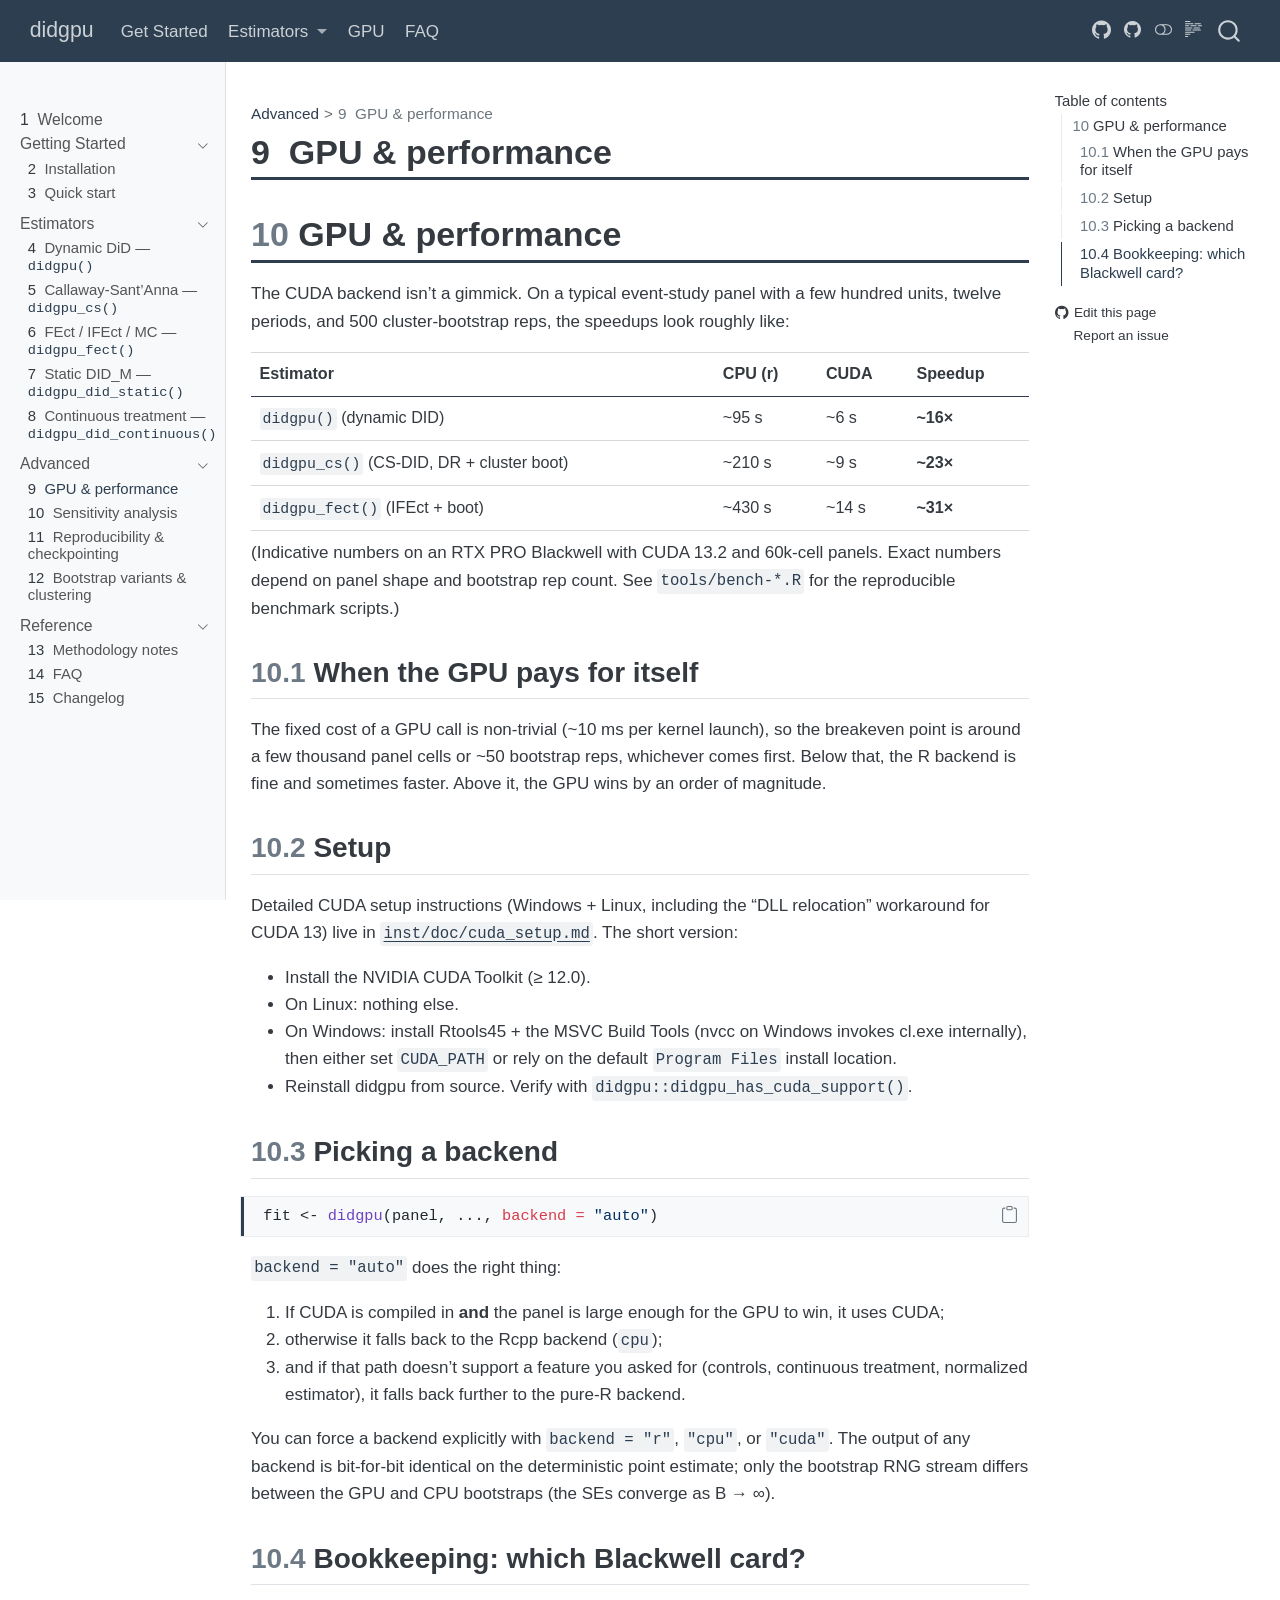
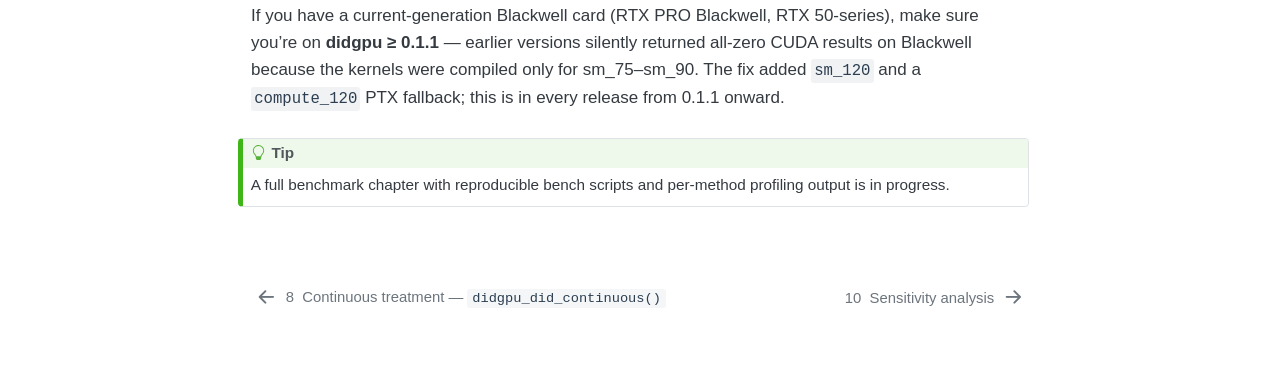
<file: docs/chapters/08-gpu-and-performance.html>
<!DOCTYPE html>
<html xmlns="http://www.w3.org/1999/xhtml" lang="en" xml:lang="en"><head>

<meta charset="utf-8">
<meta name="generator" content="quarto-1.10.20">

<meta name="viewport" content="width=device-width, initial-scale=1.0, user-scalable=yes">


<title>9&nbsp; GPU &amp; performance – didgpu</title>
<style>
/* Default styles provided by pandoc.
** See https://pandoc.org/MANUAL.html#variables-for-html for config info.
*/
span.smallcaps{font-variant: small-caps;}
div.columns{display: flex; gap: 1.5em;}
div.column{flex: auto;}
@media screen {
div.columns{gap: min(4vw, 1.5em);}
div.column{overflow-x: auto;}
}
div.hanging-indent{margin-left: 1.5em; text-indent: -1.5em;}
ul.task-list{list-style: none;}
ul.task-list li input[type="checkbox"] {
  width: 0.8em;
  margin: 0 0.8em 0.2em -1em; /* quarto-specific, see https://github.com/quarto-dev/quarto-cli/issues/4556 */ 
  vertical-align: middle;
}
/* CSS for syntax highlighting */
html { -webkit-text-size-adjust: 100%; }
pre > code.sourceCode { white-space: pre; position: relative; }
pre > code.sourceCode > span { display: inline-block; line-height: 1.25; }
pre > code.sourceCode > span:empty { height: 1.2em; }
.sourceCode { overflow: visible; }
code.sourceCode > span { color: inherit; text-decoration: inherit; }
div.sourceCode { margin: 1em 0; }
pre.sourceCode { margin: 0; }
@media screen {
div.sourceCode { overflow: auto; }
}
@media print {
pre > code.sourceCode { white-space: pre-wrap; }
pre > code.sourceCode > span { text-indent: -5em; padding-left: 5em; }
}
pre.numberSource code
  { counter-reset: source-line 0; }
pre.numberSource code > span
  { position: relative; left: -4em; counter-increment: source-line; }
pre.numberSource code > span > a:first-child::before
  { content: counter(source-line);
    position: relative; left: -1em; text-align: right; vertical-align: baseline;
    border: none; display: inline-block;
    -webkit-touch-callout: none; -webkit-user-select: none;
    -khtml-user-select: none; -moz-user-select: none;
    -ms-user-select: none; user-select: none;
    padding: 0 4px; width: 4em;
  }
pre.numberSource { margin-left: 3em;  padding-left: 4px; }
div.sourceCode
  {   }
@media screen {
pre > code.sourceCode > span > a:first-child::before { text-decoration: underline; }
}
</style>


<script src="../site_libs/quarto-nav/quarto-nav.js"></script>
<script src="../site_libs/clipboard/clipboard.min.js"></script>
<script src="../site_libs/quarto-search/autocomplete.umd.js"></script>
<script src="../site_libs/quarto-search/fuse.min.js"></script>
<script src="../site_libs/quarto-search/quarto-search.js"></script>
<meta name="quarto:offset" content="../">
<link href="../chapters/09-sensitivity-honestdid.html" rel="next">
<link href="../chapters/07-continuous-treatment.html" rel="prev">
<script src="../site_libs/quarto-html/quarto.js" type="module"></script>
<script src="../site_libs/quarto-html/tabsets/tabsets.js" type="module"></script>
<script src="../site_libs/quarto-html/popper.min.js"></script>
<script src="../site_libs/quarto-html/tippy.umd.min.js"></script>
<script src="../site_libs/quarto-html/anchor.min.js"></script>
<link href="../site_libs/quarto-html/tippy.css" rel="stylesheet">
<link href="../site_libs/quarto-html/quarto-syntax-highlighting-037217e6c28d56c71b2632f2f9eb880c.css" rel="stylesheet" class="quarto-color-scheme" id="quarto-text-highlighting-styles">
<link href="../site_libs/quarto-html/quarto-syntax-highlighting-dark-26686b57f204b6f573f201fd657d32b1.css" rel="stylesheet" class="quarto-color-scheme quarto-color-alternate" id="quarto-text-highlighting-styles">
<link href="../site_libs/quarto-html/quarto-syntax-highlighting-037217e6c28d56c71b2632f2f9eb880c.css" rel="stylesheet" class="quarto-color-scheme-extra" id="quarto-text-highlighting-styles">
<script src="../site_libs/bootstrap/bootstrap.min.js"></script>
<link href="../site_libs/bootstrap/bootstrap-icons.css" rel="stylesheet">
<link href="../site_libs/bootstrap/bootstrap-00d368c6e1366a14cff04419aaf4fc7a.min.css" rel="stylesheet" append-hash="true" class="quarto-color-scheme" id="quarto-bootstrap" data-mode="light">
<link href="../site_libs/bootstrap/bootstrap-dark-844e1678674bb9e9f4d702db5900df4b.min.css" rel="stylesheet" append-hash="true" class="quarto-color-scheme quarto-color-alternate" id="quarto-bootstrap" data-mode="dark">
<link href="../site_libs/bootstrap/bootstrap-00d368c6e1366a14cff04419aaf4fc7a.min.css" rel="stylesheet" append-hash="true" class="quarto-color-scheme-extra" id="quarto-bootstrap" data-mode="light">
<script id="quarto-search-options" type="application/json">{
  "location": "navbar",
  "copy-button": false,
  "collapse-after": 3,
  "panel-placement": "end",
  "type": "overlay",
  "limit": 50,
  "keyboard-shortcut": [
    "f",
    "/",
    "s"
  ],
  "show-item-context": false,
  "language": {
    "search-no-results-text": "No results",
    "search-matching-documents-text": "matching documents",
    "search-copy-link-title": "Copy link to search",
    "search-hide-matches-text": "Hide additional matches",
    "search-more-match-text": "more match in this document",
    "search-more-matches-text": "more matches in this document",
    "search-clear-button-title": "Clear",
    "search-text-placeholder": "",
    "search-detached-cancel-button-title": "Cancel",
    "search-submit-button-title": "Submit",
    "search-label": "Search"
  }
}</script>


<link rel="stylesheet" href="../styles.css">
</head>

<body class="nav-sidebar docked nav-fixed quarto-light"><script id="quarto-html-before-body" type="application/javascript">
    const toggleBodyColorMode = (bsSheetEl) => {
      const mode = bsSheetEl.getAttribute("data-mode");
      const bodyEl = window.document.querySelector("body");
      if (mode === "dark") {
        bodyEl.classList.add("quarto-dark");
        bodyEl.classList.remove("quarto-light");
      } else {
        bodyEl.classList.add("quarto-light");
        bodyEl.classList.remove("quarto-dark");
      }
    }
    const toggleBodyColorPrimary = () => {
      const bsSheetEl = window.document.querySelector("link#quarto-bootstrap:not([rel=disabled-stylesheet])");
      if (bsSheetEl) {
        toggleBodyColorMode(bsSheetEl);
      }
    }
    const setColorSchemeToggle = (alternate) => {
      const toggles = window.document.querySelectorAll('.quarto-color-scheme-toggle');
      for (let i=0; i < toggles.length; i++) {
        const toggle = toggles[i];
        if (toggle) {
          if (alternate) {
            toggle.classList.add("alternate");
          } else {
            toggle.classList.remove("alternate");
          }
        }
      }
    };
    const toggleColorMode = (alternate) => {
      // Switch the stylesheets
      const primaryStylesheets = window.document.querySelectorAll('link.quarto-color-scheme:not(.quarto-color-alternate)');
      const alternateStylesheets = window.document.querySelectorAll('link.quarto-color-scheme.quarto-color-alternate');
      manageTransitions('#quarto-margin-sidebar .nav-link', false);
      if (alternate) {
        // note: dark is layered on light, we don't disable primary!
        enableStylesheet(alternateStylesheets);
        for (const sheetNode of alternateStylesheets) {
          if (sheetNode.id === "quarto-bootstrap") {
            toggleBodyColorMode(sheetNode);
          }
        }
      } else {
        disableStylesheet(alternateStylesheets);
        enableStylesheet(primaryStylesheets)
        toggleBodyColorPrimary();
      }
      manageTransitions('#quarto-margin-sidebar .nav-link', true);
      // Switch the toggles
      setColorSchemeToggle(alternate)
      // Hack to workaround the fact that safari doesn't
      // properly recolor the scrollbar when toggling (#1455)
      if (navigator.userAgent.indexOf('Safari') > 0 && navigator.userAgent.indexOf('Chrome') == -1) {
        manageTransitions("body", false);
        window.scrollTo(0, 1);
        setTimeout(() => {
          window.scrollTo(0, 0);
          manageTransitions("body", true);
        }, 40);
      }
    }
    const disableStylesheet = (stylesheets) => {
      for (let i=0; i < stylesheets.length; i++) {
        const stylesheet = stylesheets[i];
        stylesheet.rel = 'disabled-stylesheet';
      }
    }
    const enableStylesheet = (stylesheets) => {
      for (let i=0; i < stylesheets.length; i++) {
        const stylesheet = stylesheets[i];
        if(stylesheet.rel !== 'stylesheet') { // for Chrome, which will still FOUC without this check
          stylesheet.rel = 'stylesheet';
        }
      }
    }
    const manageTransitions = (selector, allowTransitions) => {
      const els = window.document.querySelectorAll(selector);
      for (let i=0; i < els.length; i++) {
        const el = els[i];
        if (allowTransitions) {
          el.classList.remove('notransition');
        } else {
          el.classList.add('notransition');
        }
      }
    }
    const isFileUrl = () => {
      return window.location.protocol === 'file:';
    }
    const hasAlternateSentinel = () => {
      let styleSentinel = getColorSchemeSentinel();
      if (styleSentinel !== null) {
        return styleSentinel === "alternate";
      } else {
        return false;
      }
    }
    const setStyleSentinel = (alternate) => {
      const value = alternate ? "alternate" : "default";
      if (!isFileUrl()) {
        window.localStorage.setItem("quarto-color-scheme", value);
      } else {
        localAlternateSentinel = value;
      }
    }
    const getColorSchemeSentinel = () => {
      if (!isFileUrl()) {
        const storageValue = window.localStorage.getItem("quarto-color-scheme");
        return storageValue != null ? storageValue : localAlternateSentinel;
      } else {
        return localAlternateSentinel;
      }
    }
    const toggleGiscusIfUsed = (isAlternate, darkModeDefault) => {
      const baseTheme = document.querySelector('#giscus-base-theme')?.value ?? 'light';
      const alternateTheme = document.querySelector('#giscus-alt-theme')?.value ?? 'dark';
      let newTheme = '';
      if(authorPrefersDark) {
        newTheme = isAlternate ? baseTheme : alternateTheme;
      } else {
        newTheme = isAlternate ? alternateTheme : baseTheme;
      }
      const changeGiscusTheme = () => {
        // From: https://github.com/giscus/giscus/issues/336
        const sendMessage = (message) => {
          const iframe = document.querySelector('iframe.giscus-frame');
          if (!iframe) return;
          iframe.contentWindow.postMessage({ giscus: message }, 'https://giscus.app');
        }
        sendMessage({
          setConfig: {
            theme: newTheme
          }
        });
      }
      const isGiscussLoaded = window.document.querySelector('iframe.giscus-frame') !== null;
      if (isGiscussLoaded) {
        changeGiscusTheme();
      }
    };
    const authorPrefersDark = false;
    const darkModeDefault = authorPrefersDark;
      document.querySelector('link#quarto-text-highlighting-styles.quarto-color-scheme-extra').rel = 'disabled-stylesheet';
      document.querySelector('link#quarto-bootstrap.quarto-color-scheme-extra').rel = 'disabled-stylesheet';
    let localAlternateSentinel = darkModeDefault ? 'alternate' : 'default';
    // Dark / light mode switch
    window.quartoToggleColorScheme = () => {
      // Read the current dark / light value
      let toAlternate = !hasAlternateSentinel();
      toggleColorMode(toAlternate);
      setStyleSentinel(toAlternate);
      toggleGiscusIfUsed(toAlternate, darkModeDefault);
      window.dispatchEvent(new Event('resize'));
    };
    // Switch to dark mode if need be
    if (hasAlternateSentinel()) {
      toggleColorMode(true);
    } else {
      toggleColorMode(false);
    }
  </script>

<div id="quarto-search-results"></div>
  <header id="quarto-header" class="headroom fixed-top">
    <nav class="navbar navbar-expand-lg " data-bs-theme="dark">
      <div class="navbar-container container-fluid">
      <div class="navbar-brand-container mx-auto">
    <a class="navbar-brand" href="../index.html">
    <span class="navbar-title">didgpu</span>
    </a>
  </div>
            <div id="quarto-search" class="" title="Search"></div>
          <button class="navbar-toggler" type="button" data-bs-toggle="collapse" data-bs-target="#navbarCollapse" aria-controls="navbarCollapse" role="menu" aria-expanded="false" aria-label="Toggle navigation" onclick="if (window.quartoToggleHeadroom) { window.quartoToggleHeadroom(); }">
  <span class="navbar-toggler-icon"></span>
</button>
          <div class="collapse navbar-collapse" id="navbarCollapse">
            <ul class="navbar-nav navbar-nav-scroll me-auto">
  <li class="nav-item">
    <a class="nav-link active" href="../chapters/01-installation.html" aria-current="page"> 
<span class="menu-text">Get Started</span></a>
  </li>  
  <li class="nav-item dropdown ">
    <a class="nav-link dropdown-toggle" href="#" id="nav-menu-estimators" role="link" data-bs-toggle="dropdown" aria-expanded="false">
 <span class="menu-text">Estimators</span>
    </a>
    <ul class="dropdown-menu" aria-labelledby="nav-menu-estimators">    
        <li>
    <a class="dropdown-item" href="../chapters/03-dynamic-did.html">
 <span class="dropdown-text">Dynamic DID (didgpu)</span></a>
  </li>  
        <li>
    <a class="dropdown-item" href="../chapters/04-callaway-santanna.html">
 <span class="dropdown-text">Callaway-Sant’Anna (didgpu_cs)</span></a>
  </li>  
        <li>
    <a class="dropdown-item" href="../chapters/05-fect-ifect-mc.html">
 <span class="dropdown-text">FEct / IFEct / MC (didgpu_fect)</span></a>
  </li>  
        <li>
    <a class="dropdown-item" href="../chapters/06-static-did.html">
 <span class="dropdown-text">Static DID_M (didgpu_did_static)</span></a>
  </li>  
        <li>
    <a class="dropdown-item" href="../chapters/07-continuous-treatment.html">
 <span class="dropdown-text">Continuous (didgpu_did_continuous)</span></a>
  </li>  
    </ul>
  </li>
  <li class="nav-item">
    <a class="nav-link" href="../chapters/08-gpu-and-performance.html"> 
<span class="menu-text">GPU</span></a>
  </li>  
  <li class="nav-item">
    <a class="nav-link" href="../chapters/13-faq.html"> 
<span class="menu-text">FAQ</span></a>
  </li>  
</ul>
            <ul class="navbar-nav navbar-nav-scroll ms-auto">
  <li class="nav-item compact">
    <a class="nav-link" href="https://github.com/JoshuaAmmons/didgpu"> <i class="bi bi-github" role="img" aria-label="GitHub repo">
</i> 
<span class="menu-text"></span></a>
  </li>  
</ul>
          </div> <!-- /navcollapse -->
            <div class="quarto-navbar-tools tools-wide">
    <a href="https://github.com/JoshuaAmmons/didgpu" title="Source Code" class="quarto-navigation-tool px-1" aria-label="Source Code"><i class="bi bi-github"></i></a>
  <a href="" class="quarto-color-scheme-toggle quarto-navigation-tool  px-1" onclick="window.quartoToggleColorScheme(); return false;" title="Toggle dark mode"><i class="bi"></i></a>
  <a href="" class="quarto-reader-toggle quarto-navigation-tool px-1" onclick="window.quartoToggleReader(); return false;" title="Toggle reader mode">
  <div class="quarto-reader-toggle-btn">
  <i class="bi"></i>
  </div>
</a>
</div>
      </div> <!-- /container-fluid -->
    </nav>
  <nav class="quarto-secondary-nav">
    <div class="container-fluid d-flex">
      <button type="button" class="quarto-btn-toggle btn" data-bs-toggle="collapse" role="button" data-bs-target=".quarto-sidebar-collapse-item" aria-controls="quarto-sidebar" aria-expanded="false" aria-label="Toggle sidebar navigation" onclick="if (window.quartoToggleHeadroom) { window.quartoToggleHeadroom(); }">
        <i class="bi bi-layout-text-sidebar-reverse"></i>
      </button>
        <nav class="quarto-page-breadcrumbs" aria-label="breadcrumb"><ol class="breadcrumb"><li class="breadcrumb-item"><a href="../chapters/08-gpu-and-performance.html">Advanced</a></li><li class="breadcrumb-item"><a href="../chapters/08-gpu-and-performance.html"><span class="chapter-number">9</span>&nbsp; <span class="chapter-title">GPU &amp; performance</span></a></li></ol></nav>
        <a class="flex-grow-1" role="navigation" data-bs-toggle="collapse" data-bs-target=".quarto-sidebar-collapse-item" aria-controls="quarto-sidebar" aria-expanded="false" aria-label="Toggle sidebar navigation" onclick="if (window.quartoToggleHeadroom) { window.quartoToggleHeadroom(); }">      
        </a>
    </div>
  </nav>
</header>
<!-- content -->
<div id="quarto-content" class="quarto-container page-columns page-rows-contents page-layout-article page-navbar">
<!-- sidebar -->
  <nav id="quarto-sidebar" class="sidebar collapse collapse-horizontal quarto-sidebar-collapse-item sidebar-navigation docked overflow-auto">
    <div class="sidebar-menu-container"> 
    <ul class="list-unstyled mt-1">
        <li class="sidebar-item">
  <div class="sidebar-item-container"> 
  <a href="../index.html" class="sidebar-item-text sidebar-link">
 <span class="menu-text"><span class="chapter-number">1</span>&nbsp; <span class="chapter-title">Welcome</span></span></a>
  </div>
</li>
        <li class="sidebar-item sidebar-item-section">
      <div class="sidebar-item-container"> 
            <a class="sidebar-item-text sidebar-link text-start" data-bs-toggle="collapse" data-bs-target="#quarto-sidebar-section-1" role="navigation" aria-expanded="true">
 <span class="menu-text">Getting Started</span></a>
          <a class="sidebar-item-toggle text-start" data-bs-toggle="collapse" data-bs-target="#quarto-sidebar-section-1" role="navigation" aria-expanded="true" aria-label="Toggle section">
            <i class="bi bi-chevron-right ms-2"></i>
          </a> 
      </div>
      <ul id="quarto-sidebar-section-1" class="collapse list-unstyled sidebar-section depth1 show">  
          <li class="sidebar-item">
  <div class="sidebar-item-container"> 
  <a href="../chapters/01-installation.html" class="sidebar-item-text sidebar-link">
 <span class="menu-text"><span class="chapter-number">2</span>&nbsp; <span class="chapter-title">Installation</span></span></a>
  </div>
</li>
          <li class="sidebar-item">
  <div class="sidebar-item-container"> 
  <a href="../chapters/02-quickstart.html" class="sidebar-item-text sidebar-link">
 <span class="menu-text"><span class="chapter-number">3</span>&nbsp; <span class="chapter-title">Quick start</span></span></a>
  </div>
</li>
      </ul>
  </li>
        <li class="sidebar-item sidebar-item-section">
      <div class="sidebar-item-container"> 
            <a class="sidebar-item-text sidebar-link text-start" data-bs-toggle="collapse" data-bs-target="#quarto-sidebar-section-2" role="navigation" aria-expanded="true">
 <span class="menu-text">Estimators</span></a>
          <a class="sidebar-item-toggle text-start" data-bs-toggle="collapse" data-bs-target="#quarto-sidebar-section-2" role="navigation" aria-expanded="true" aria-label="Toggle section">
            <i class="bi bi-chevron-right ms-2"></i>
          </a> 
      </div>
      <ul id="quarto-sidebar-section-2" class="collapse list-unstyled sidebar-section depth1 show">  
          <li class="sidebar-item">
  <div class="sidebar-item-container"> 
  <a href="../chapters/03-dynamic-did.html" class="sidebar-item-text sidebar-link">
 <span class="menu-text"><span class="chapter-number">4</span>&nbsp; <span class="chapter-title">Dynamic DiD — <code>didgpu()</code></span></span></a>
  </div>
</li>
          <li class="sidebar-item">
  <div class="sidebar-item-container"> 
  <a href="../chapters/04-callaway-santanna.html" class="sidebar-item-text sidebar-link">
 <span class="menu-text"><span class="chapter-number">5</span>&nbsp; <span class="chapter-title">Callaway-Sant’Anna — <code>didgpu_cs()</code></span></span></a>
  </div>
</li>
          <li class="sidebar-item">
  <div class="sidebar-item-container"> 
  <a href="../chapters/05-fect-ifect-mc.html" class="sidebar-item-text sidebar-link">
 <span class="menu-text"><span class="chapter-number">6</span>&nbsp; <span class="chapter-title">FEct / IFEct / MC — <code>didgpu_fect()</code></span></span></a>
  </div>
</li>
          <li class="sidebar-item">
  <div class="sidebar-item-container"> 
  <a href="../chapters/06-static-did.html" class="sidebar-item-text sidebar-link">
 <span class="menu-text"><span class="chapter-number">7</span>&nbsp; <span class="chapter-title">Static DID_M — <code>didgpu_did_static()</code></span></span></a>
  </div>
</li>
          <li class="sidebar-item">
  <div class="sidebar-item-container"> 
  <a href="../chapters/07-continuous-treatment.html" class="sidebar-item-text sidebar-link">
 <span class="menu-text"><span class="chapter-number">8</span>&nbsp; <span class="chapter-title">Continuous treatment — <code>didgpu_did_continuous()</code></span></span></a>
  </div>
</li>
      </ul>
  </li>
        <li class="sidebar-item sidebar-item-section">
      <div class="sidebar-item-container"> 
            <a class="sidebar-item-text sidebar-link text-start" data-bs-toggle="collapse" data-bs-target="#quarto-sidebar-section-3" role="navigation" aria-expanded="true">
 <span class="menu-text">Advanced</span></a>
          <a class="sidebar-item-toggle text-start" data-bs-toggle="collapse" data-bs-target="#quarto-sidebar-section-3" role="navigation" aria-expanded="true" aria-label="Toggle section">
            <i class="bi bi-chevron-right ms-2"></i>
          </a> 
      </div>
      <ul id="quarto-sidebar-section-3" class="collapse list-unstyled sidebar-section depth1 show">  
          <li class="sidebar-item">
  <div class="sidebar-item-container"> 
  <a href="../chapters/08-gpu-and-performance.html" class="sidebar-item-text sidebar-link active">
 <span class="menu-text"><span class="chapter-number">9</span>&nbsp; <span class="chapter-title">GPU &amp; performance</span></span></a>
  </div>
</li>
          <li class="sidebar-item">
  <div class="sidebar-item-container"> 
  <a href="../chapters/09-sensitivity-honestdid.html" class="sidebar-item-text sidebar-link">
 <span class="menu-text"><span class="chapter-number">10</span>&nbsp; <span class="chapter-title">Sensitivity analysis</span></span></a>
  </div>
</li>
          <li class="sidebar-item">
  <div class="sidebar-item-container"> 
  <a href="../chapters/10-reproducibility-checkpointing.html" class="sidebar-item-text sidebar-link">
 <span class="menu-text"><span class="chapter-number">11</span>&nbsp; <span class="chapter-title">Reproducibility &amp; checkpointing</span></span></a>
  </div>
</li>
          <li class="sidebar-item">
  <div class="sidebar-item-container"> 
  <a href="../chapters/11-bootstrap-and-clustering.html" class="sidebar-item-text sidebar-link">
 <span class="menu-text"><span class="chapter-number">12</span>&nbsp; <span class="chapter-title">Bootstrap variants &amp; clustering</span></span></a>
  </div>
</li>
      </ul>
  </li>
        <li class="sidebar-item sidebar-item-section">
      <div class="sidebar-item-container"> 
            <a class="sidebar-item-text sidebar-link text-start" data-bs-toggle="collapse" data-bs-target="#quarto-sidebar-section-4" role="navigation" aria-expanded="true">
 <span class="menu-text">Reference</span></a>
          <a class="sidebar-item-toggle text-start" data-bs-toggle="collapse" data-bs-target="#quarto-sidebar-section-4" role="navigation" aria-expanded="true" aria-label="Toggle section">
            <i class="bi bi-chevron-right ms-2"></i>
          </a> 
      </div>
      <ul id="quarto-sidebar-section-4" class="collapse list-unstyled sidebar-section depth1 show">  
          <li class="sidebar-item">
  <div class="sidebar-item-container"> 
  <a href="../chapters/12-methodology.html" class="sidebar-item-text sidebar-link">
 <span class="menu-text"><span class="chapter-number">13</span>&nbsp; <span class="chapter-title">Methodology notes</span></span></a>
  </div>
</li>
          <li class="sidebar-item">
  <div class="sidebar-item-container"> 
  <a href="../chapters/13-faq.html" class="sidebar-item-text sidebar-link">
 <span class="menu-text"><span class="chapter-number">14</span>&nbsp; <span class="chapter-title">FAQ</span></span></a>
  </div>
</li>
          <li class="sidebar-item">
  <div class="sidebar-item-container"> 
  <a href="../chapters/14-changelog.html" class="sidebar-item-text sidebar-link">
 <span class="menu-text"><span class="chapter-number">15</span>&nbsp; <span class="chapter-title">Changelog</span></span></a>
  </div>
</li>
      </ul>
  </li>
    </ul>
    </div>
</nav>
<div id="quarto-sidebar-glass" class="quarto-sidebar-collapse-item" data-bs-toggle="collapse" data-bs-target=".quarto-sidebar-collapse-item"></div>
<!-- margin-sidebar -->
    <div id="quarto-margin-sidebar" class="sidebar margin-sidebar">
        <nav id="TOC" role="doc-toc" class="toc-active">
    <h2 id="toc-title">Table of contents</h2>
   
  <ul>
  <li><a href="#gpu-performance" id="toc-gpu-performance" class="nav-link active" data-scroll-target="#gpu-performance"><span class="header-section-number">10</span> GPU &amp; performance</a>
  <ul class="collapse">
  <li><a href="#when-the-gpu-pays-for-itself" id="toc-when-the-gpu-pays-for-itself" class="nav-link" data-scroll-target="#when-the-gpu-pays-for-itself"><span class="header-section-number">10.1</span> When the GPU pays for itself</a></li>
  <li><a href="#setup" id="toc-setup" class="nav-link" data-scroll-target="#setup"><span class="header-section-number">10.2</span> Setup</a></li>
  <li><a href="#picking-a-backend" id="toc-picking-a-backend" class="nav-link" data-scroll-target="#picking-a-backend"><span class="header-section-number">10.3</span> Picking a backend</a></li>
  <li><a href="#bookkeeping-which-blackwell-card" id="toc-bookkeeping-which-blackwell-card" class="nav-link" data-scroll-target="#bookkeeping-which-blackwell-card"><span class="header-section-number">10.4</span> Bookkeeping: which Blackwell card?</a></li>
  </ul></li>
  </ul>
<div class="toc-actions"><ul><li><a href="https://github.com/JoshuaAmmons/didgpu/edit/main/chapters/08-gpu-and-performance.qmd" class="toc-action"><i class="bi bi-github"></i>Edit this page</a></li><li><a href="https://github.com/JoshuaAmmons/didgpu/issues/new" class="toc-action"><i class="bi empty"></i>Report an issue</a></li></ul></div></nav>
    </div>
<!-- main -->
<main class="content" id="quarto-document-content">


<header id="title-block-header" class="quarto-title-block default"><nav class="quarto-page-breadcrumbs quarto-title-breadcrumbs d-none d-lg-block" aria-label="breadcrumb"><ol class="breadcrumb"><li class="breadcrumb-item"><a href="../chapters/08-gpu-and-performance.html">Advanced</a></li><li class="breadcrumb-item"><a href="../chapters/08-gpu-and-performance.html"><span class="chapter-number">9</span>&nbsp; <span class="chapter-title">GPU &amp; performance</span></a></li></ol></nav>
<div class="quarto-title">
<h1 class="title"><span class="chapter-number">9</span>&nbsp; <span class="chapter-title">GPU &amp; performance</span></h1>
</div>



<div class="quarto-title-meta">

    
  
    
  </div>
  


</header>


<section id="gpu-performance" class="level1" data-number="10">
<h1 data-number="10"><span class="header-section-number">10</span> GPU &amp; performance</h1>
<p>The CUDA backend isn’t a gimmick. On a typical event-study panel with a few hundred units, twelve periods, and 500 cluster-bootstrap reps, the speedups look roughly like:</p>
<table class="caption-top table">
<thead>
<tr class="header">
<th>Estimator</th>
<th>CPU (r)</th>
<th>CUDA</th>
<th>Speedup</th>
</tr>
</thead>
<tbody>
<tr class="odd">
<td><code>didgpu()</code> (dynamic DID)</td>
<td>~95 s</td>
<td>~6 s</td>
<td><strong>~16×</strong></td>
</tr>
<tr class="even">
<td><code>didgpu_cs()</code> (CS-DID, DR + cluster boot)</td>
<td>~210 s</td>
<td>~9 s</td>
<td><strong>~23×</strong></td>
</tr>
<tr class="odd">
<td><code>didgpu_fect()</code> (IFEct + boot)</td>
<td>~430 s</td>
<td>~14 s</td>
<td><strong>~31×</strong></td>
</tr>
</tbody>
</table>
<p>(Indicative numbers on an RTX PRO Blackwell with CUDA 13.2 and 60k-cell panels. Exact numbers depend on panel shape and bootstrap rep count. See <code>tools/bench-*.R</code> for the reproducible benchmark scripts.)</p>
<section id="when-the-gpu-pays-for-itself" class="level2" data-number="10.1">
<h2 data-number="10.1" class="anchored" data-anchor-id="when-the-gpu-pays-for-itself"><span class="header-section-number">10.1</span> When the GPU pays for itself</h2>
<p>The fixed cost of a GPU call is non-trivial (~10 ms per kernel launch), so the breakeven point is around a few thousand panel cells or ~50 bootstrap reps, whichever comes first. Below that, the R backend is fine and sometimes faster. Above it, the GPU wins by an order of magnitude.</p>
</section>
<section id="setup" class="level2" data-number="10.2">
<h2 data-number="10.2" class="anchored" data-anchor-id="setup"><span class="header-section-number">10.2</span> Setup</h2>
<p>Detailed CUDA setup instructions (Windows + Linux, including the “DLL relocation” workaround for CUDA 13) live in <a href="https://github.com/JoshuaAmmons/didgpu/blob/main/inst/doc/cuda_setup.md"><code>inst/doc/cuda_setup.md</code></a>. The short version:</p>
<ul>
<li>Install the NVIDIA CUDA Toolkit (≥ 12.0).</li>
<li>On Linux: nothing else.</li>
<li>On Windows: install Rtools45 + the MSVC Build Tools (nvcc on Windows invokes cl.exe internally), then either set <code>CUDA_PATH</code> or rely on the default <code>Program Files</code> install location.</li>
<li>Reinstall didgpu from source. Verify with <code>didgpu::didgpu_has_cuda_support()</code>.</li>
</ul>
</section>
<section id="picking-a-backend" class="level2" data-number="10.3">
<h2 data-number="10.3" class="anchored" data-anchor-id="picking-a-backend"><span class="header-section-number">10.3</span> Picking a backend</h2>
<div class="cell">
<div class="code-copy-outer-scaffold"><div class="sourceCode cell-code" id="cb1"><pre class="sourceCode r code-with-copy"><code class="sourceCode r"><span id="cb1-1"><a href="#cb1-1" aria-hidden="true" tabindex="-1"></a>fit <span class="ot">&lt;-</span> <span class="fu">didgpu</span>(panel, ..., <span class="at">backend =</span> <span class="st">"auto"</span>)</span></code></pre></div><button title="Copy to Clipboard" class="code-copy-button"><i class="bi"></i></button></div>
</div>
<p><code>backend = "auto"</code> does the right thing:</p>
<ol type="1">
<li>If CUDA is compiled in <strong>and</strong> the panel is large enough for the GPU to win, it uses CUDA;</li>
<li>otherwise it falls back to the Rcpp backend (<code>cpu</code>);</li>
<li>and if that path doesn’t support a feature you asked for (controls, continuous treatment, normalized estimator), it falls back further to the pure-R backend.</li>
</ol>
<p>You can force a backend explicitly with <code>backend = "r"</code>, <code>"cpu"</code>, or <code>"cuda"</code>. The output of any backend is bit-for-bit identical on the deterministic point estimate; only the bootstrap RNG stream differs between the GPU and CPU bootstraps (the SEs converge as B → ∞).</p>
</section>
<section id="bookkeeping-which-blackwell-card" class="level2" data-number="10.4">
<h2 data-number="10.4" class="anchored" data-anchor-id="bookkeeping-which-blackwell-card"><span class="header-section-number">10.4</span> Bookkeeping: which Blackwell card?</h2>
<p>If you have a current-generation Blackwell card (RTX PRO Blackwell, RTX 50-series), make sure you’re on <strong>didgpu ≥ 0.1.1</strong> — earlier versions silently returned all-zero CUDA results on Blackwell because the kernels were compiled only for sm_75–sm_90. The fix added <code>sm_120</code> and a <code>compute_120</code> PTX fallback; this is in every release from 0.1.1 onward.</p>
<div class="callout callout-style-default callout-tip callout-titled">
<div class="callout-header d-flex align-content-center">
<div class="callout-icon-container">
<i class="callout-icon"></i>
</div>
<div class="callout-title-container flex-fill">
Tip
</div>
</div>
<div class="callout-body-container callout-body">
<p>A full benchmark chapter with reproducible bench scripts and per-method profiling output is in progress.</p>
</div>
</div>


</section>
</section>

</main> <!-- /main -->
<script id="quarto-html-after-body" type="application/javascript">
  window.document.addEventListener("DOMContentLoaded", function (event) {
    // Ensure there is a toggle, if there isn't float one in the top right
    if (window.document.querySelector('.quarto-color-scheme-toggle') === null) {
      const a = window.document.createElement('a');
      a.classList.add('top-right');
      a.classList.add('quarto-color-scheme-toggle');
      a.href = "";
      a.onclick = function() { try { window.quartoToggleColorScheme(); } catch {} return false; };
      const i = window.document.createElement("i");
      i.classList.add('bi');
      a.appendChild(i);
      window.document.body.appendChild(a);
    }
    setColorSchemeToggle(hasAlternateSentinel())
    const icon = "";
    const anchorJS = new window.AnchorJS();
    anchorJS.options = {
      placement: 'right',
      icon: icon
    };
    anchorJS.add('.anchored');
    const isCodeAnnotation = (el) => {
      for (const clz of el.classList) {
        if (clz.startsWith('code-annotation-')) {                     
          return true;
        }
      }
      return false;
    }
    const onCopySuccess = function(e) {
      // button target
      const button = e.trigger;
      // don't keep focus
      button.blur();
      // flash "checked"
      button.classList.add('code-copy-button-checked');
      var currentTitle = button.getAttribute("title");
      button.setAttribute("title", "Copied!");
      let tooltip;
      if (window.bootstrap) {
        button.setAttribute("data-bs-toggle", "tooltip");
        button.setAttribute("data-bs-placement", "left");
        button.setAttribute("data-bs-title", "Copied!");
        tooltip = new bootstrap.Tooltip(button, 
          { trigger: "manual", 
            customClass: "code-copy-button-tooltip",
            offset: [0, -8]});
        tooltip.show();    
      }
      setTimeout(function() {
        if (tooltip) {
          tooltip.hide();
          button.removeAttribute("data-bs-title");
          button.removeAttribute("data-bs-toggle");
          button.removeAttribute("data-bs-placement");
        }
        button.setAttribute("title", currentTitle);
        button.classList.remove('code-copy-button-checked');
      }, 1000);
      // clear code selection
      e.clearSelection();
    }
    const getTextToCopy = function(trigger) {
      const outerScaffold = trigger.parentElement.cloneNode(true);
      const codeEl = outerScaffold.querySelector('code');
      for (const childEl of codeEl.children) {
        if (isCodeAnnotation(childEl)) {
          childEl.remove();
        }
      }
      return codeEl.innerText;
    }
    const clipboard = new window.ClipboardJS('.code-copy-button:not([data-in-quarto-modal])', {
      text: getTextToCopy
    });
    clipboard.on('success', onCopySuccess);
    if (window.document.getElementById('quarto-embedded-source-code-modal')) {
      const clipboardModal = new window.ClipboardJS('.code-copy-button[data-in-quarto-modal]', {
        text: getTextToCopy,
        container: window.document.getElementById('quarto-embedded-source-code-modal')
      });
      clipboardModal.on('success', onCopySuccess);
    }
      var localhostRegex = new RegExp(/^(?:http|https):\/\/localhost\:?[0-9]*\//);
      var mailtoRegex = new RegExp(/^mailto:/);
        var filterRegex = new RegExp('/' + window.location.host + '/');
      var isInternal = (href) => {
          return filterRegex.test(href) || localhostRegex.test(href) || mailtoRegex.test(href);
      }
      // Inspect non-navigation links and adorn them if external
     var links = window.document.querySelectorAll('a[href]:not(.nav-link):not(.navbar-brand):not(.toc-action):not(.sidebar-link):not(.sidebar-item-toggle):not(.pagination-link):not(.no-external):not([aria-hidden]):not(.dropdown-item):not(.quarto-navigation-tool):not(.about-link)');
      for (var i=0; i<links.length; i++) {
        const link = links[i];
        if (!isInternal(link.href)) {
          // undo the damage that might have been done by quarto-nav.js in the case of
          // links that we want to consider external
          if (link.dataset.originalHref !== undefined) {
            link.href = link.dataset.originalHref;
          }
        }
      }
    function tippyHover(el, contentFn, onTriggerFn, onUntriggerFn) {
      const config = {
        allowHTML: true,
        maxWidth: 500,
        delay: 100,
        arrow: false,
        appendTo: function(el) {
            return el.parentElement;
        },
        interactive: true,
        interactiveBorder: 10,
        theme: 'quarto',
        placement: 'bottom-start',
      };
      if (contentFn) {
        config.content = contentFn;
      }
      if (onTriggerFn) {
        config.onTrigger = onTriggerFn;
      }
      if (onUntriggerFn) {
        config.onUntrigger = onUntriggerFn;
      }
      window.tippy(el, config); 
    }
    const noterefs = window.document.querySelectorAll('a[role="doc-noteref"]');
    for (var i=0; i<noterefs.length; i++) {
      const ref = noterefs[i];
      tippyHover(ref, function() {
        // use id or data attribute instead here
        let href = ref.getAttribute('data-footnote-href') || ref.getAttribute('href');
        try { href = new URL(href).hash; } catch {}
        const id = href.replace(/^#\/?/, "");
        const note = window.document.getElementById(id);
        if (note) {
          return note.innerHTML;
        } else {
          return "";
        }
      });
    }
    const xrefs = window.document.querySelectorAll('a.quarto-xref');
    const processXRef = (id, note) => {
      // Strip column container classes
      const stripColumnClz = (el) => {
        el.classList.remove("page-full", "page-columns");
        if (el.children) {
          for (const child of el.children) {
            stripColumnClz(child);
          }
        }
      }
      stripColumnClz(note)
      if (id === null || id.startsWith('sec-')) {
        // Special case sections, only their first couple elements
        const container = document.createElement("div");
        if (note.children && note.children.length > 2) {
          container.appendChild(note.children[0].cloneNode(true));
          for (let i = 1; i < note.children.length; i++) {
            const child = note.children[i];
            if (child.tagName === "P" && child.innerText === "") {
              continue;
            } else {
              container.appendChild(child.cloneNode(true));
              break;
            }
          }
          if (window.Quarto?.typesetMath) {
            window.Quarto.typesetMath(container);
          }
          return container.innerHTML
        } else {
          if (window.Quarto?.typesetMath) {
            window.Quarto.typesetMath(note);
          }
          return note.innerHTML;
        }
      } else {
        // Remove any anchor links if they are present
        const anchorLink = note.querySelector('a.anchorjs-link');
        if (anchorLink) {
          anchorLink.remove();
        }
        if (window.Quarto?.typesetMath) {
          window.Quarto.typesetMath(note);
        }
        if (note.classList.contains("callout")) {
          return note.outerHTML;
        } else {
          return note.innerHTML;
        }
      }
    }
    for (var i=0; i<xrefs.length; i++) {
      const xref = xrefs[i];
      tippyHover(xref, undefined, function(instance) {
        instance.disable();
        let url = xref.getAttribute('href');
        let hash = undefined; 
        if (url.startsWith('#')) {
          hash = url;
        } else {
          try { hash = new URL(url).hash; } catch {}
        }
        if (hash) {
          const id = hash.replace(/^#\/?/, "");
          const note = window.document.getElementById(id);
          if (note !== null) {
            try {
              const html = processXRef(id, note.cloneNode(true));
              instance.setContent(html);
            } finally {
              instance.enable();
              instance.show();
            }
          } else {
            // See if we can fetch this
            fetch(url.split('#')[0])
            .then(res => res.text())
            .then(html => {
              const parser = new DOMParser();
              const htmlDoc = parser.parseFromString(html, "text/html");
              const note = htmlDoc.getElementById(id);
              if (note !== null) {
                const html = processXRef(id, note);
                instance.setContent(html);
              } 
            }).finally(() => {
              instance.enable();
              instance.show();
            });
          }
        } else {
          // See if we can fetch a full url (with no hash to target)
          // This is a special case and we should probably do some content thinning / targeting
          fetch(url)
          .then(res => res.text())
          .then(html => {
            const parser = new DOMParser();
            const htmlDoc = parser.parseFromString(html, "text/html");
            const note = htmlDoc.querySelector('main.content');
            if (note !== null) {
              // This should only happen for chapter cross references
              // (since there is no id in the URL)
              // remove the first header
              if (note.children.length > 0 && note.children[0].tagName === "HEADER") {
                note.children[0].remove();
              }
              const html = processXRef(null, note);
              instance.setContent(html);
            } 
          }).finally(() => {
            instance.enable();
            instance.show();
          });
        }
      }, function(instance) {
      });
    }
        let selectedAnnoteEl;
        const selectorForAnnotation = ( cell, annotation) => {
          let cellAttr = 'data-code-cell="' + cell + '"';
          let lineAttr = 'data-code-annotation="' +  annotation + '"';
          const selector = 'span[' + cellAttr + '][' + lineAttr + ']';
          return selector;
        }
        const selectCodeLines = (annoteEl) => {
          const doc = window.document;
          const targetCell = annoteEl.getAttribute("data-target-cell");
          const targetAnnotation = annoteEl.getAttribute("data-target-annotation");
          const annoteSpan = window.document.querySelector(selectorForAnnotation(targetCell, targetAnnotation));
          const lines = annoteSpan.getAttribute("data-code-lines").split(",");
          const lineIds = lines.map((line) => {
            return targetCell + "-" + line;
          })
          let top = null;
          let height = null;
          let parent = null;
          if (lineIds.length > 0) {
              //compute the position of the single el (top and bottom and make a div)
              const el = window.document.getElementById(lineIds[0]);
              top = el.offsetTop;
              height = el.offsetHeight;
              parent = el.parentElement.parentElement;
            if (lineIds.length > 1) {
              const lastEl = window.document.getElementById(lineIds[lineIds.length - 1]);
              const bottom = lastEl.offsetTop + lastEl.offsetHeight;
              height = bottom - top;
            }
            if (top !== null && height !== null && parent !== null) {
              // cook up a div (if necessary) and position it 
              let div = window.document.getElementById("code-annotation-line-highlight");
              if (div === null) {
                div = window.document.createElement("div");
                div.setAttribute("id", "code-annotation-line-highlight");
                div.style.position = 'absolute';
                parent.appendChild(div);
              }
              div.style.top = top - 2 + "px";
              div.style.height = height + 4 + "px";
              div.style.left = 0;
              let gutterDiv = window.document.getElementById("code-annotation-line-highlight-gutter");
              if (gutterDiv === null) {
                gutterDiv = window.document.createElement("div");
                gutterDiv.setAttribute("id", "code-annotation-line-highlight-gutter");
                gutterDiv.style.position = 'absolute';
                const codeCell = window.document.getElementById(targetCell);
                const gutter = codeCell.querySelector('.code-annotation-gutter');
                gutter.appendChild(gutterDiv);
              }
              gutterDiv.style.top = top - 2 + "px";
              gutterDiv.style.height = height + 4 + "px";
            }
            selectedAnnoteEl = annoteEl;
          }
        };
        const unselectCodeLines = () => {
          const elementsIds = ["code-annotation-line-highlight", "code-annotation-line-highlight-gutter"];
          elementsIds.forEach((elId) => {
            const div = window.document.getElementById(elId);
            if (div) {
              div.remove();
            }
          });
          selectedAnnoteEl = undefined;
        };
          // Handle positioning of the toggle
      window.addEventListener(
        "resize",
        throttle(() => {
          elRect = undefined;
          if (selectedAnnoteEl) {
            selectCodeLines(selectedAnnoteEl);
          }
        }, 10)
      );
      function throttle(fn, ms) {
      let throttle = false;
      let timer;
        return (...args) => {
          if(!throttle) { // first call gets through
              fn.apply(this, args);
              throttle = true;
          } else { // all the others get throttled
              if(timer) clearTimeout(timer); // cancel #2
              timer = setTimeout(() => {
                fn.apply(this, args);
                timer = throttle = false;
              }, ms);
          }
        };
      }
        // Attach click handler to the DT
        const annoteDls = window.document.querySelectorAll('dt[data-target-cell]');
        for (const annoteDlNode of annoteDls) {
          annoteDlNode.addEventListener('click', (event) => {
            const clickedEl = event.target;
            if (clickedEl !== selectedAnnoteEl) {
              unselectCodeLines();
              const activeEl = window.document.querySelector('dt[data-target-cell].code-annotation-active');
              if (activeEl) {
                activeEl.classList.remove('code-annotation-active');
              }
              selectCodeLines(clickedEl);
              clickedEl.classList.add('code-annotation-active');
            } else {
              // Unselect the line
              unselectCodeLines();
              clickedEl.classList.remove('code-annotation-active');
            }
          });
        }
    const findCites = (el) => {
      const parentEl = el.parentElement;
      if (parentEl) {
        const cites = parentEl.dataset.cites;
        if (cites) {
          return {
            el,
            cites: cites.split(' ')
          };
        } else {
          return findCites(el.parentElement)
        }
      } else {
        return undefined;
      }
    };
    var bibliorefs = window.document.querySelectorAll('a[role="doc-biblioref"]');
    for (var i=0; i<bibliorefs.length; i++) {
      const ref = bibliorefs[i];
      const citeInfo = findCites(ref);
      if (citeInfo) {
        tippyHover(citeInfo.el, function() {
          var popup = window.document.createElement('div');
          citeInfo.cites.forEach(function(cite) {
            var citeDiv = window.document.createElement('div');
            citeDiv.classList.add('hanging-indent');
            citeDiv.classList.add('csl-entry');
            var biblioDiv = window.document.getElementById('ref-' + cite);
            if (biblioDiv) {
              citeDiv.innerHTML = biblioDiv.innerHTML;
            }
            popup.appendChild(citeDiv);
          });
          return popup.innerHTML;
        });
      }
    }
  });
  </script>
<nav class="page-navigation">
  <div class="nav-page nav-page-previous">
      <a href="../chapters/07-continuous-treatment.html" class="pagination-link" aria-label="Continuous treatment — `didgpu_did_continuous()`">
        <i class="bi bi-arrow-left-short"></i> <span class="nav-page-text"><span class="chapter-number">8</span>&nbsp; <span class="chapter-title">Continuous treatment — <code>didgpu_did_continuous()</code></span></span>
      </a>          
  </div>
  <div class="nav-page nav-page-next">
      <a href="../chapters/09-sensitivity-honestdid.html" class="pagination-link" aria-label="Sensitivity analysis">
        <span class="nav-page-text"><span class="chapter-number">10</span>&nbsp; <span class="chapter-title">Sensitivity analysis</span></span> <i class="bi bi-arrow-right-short"></i>
      </a>
  </div>
</nav>
</div> <!-- /content -->




<footer class="footer"><div class="nav-footer"><div class="nav-footer-center"><div class="toc-actions d-sm-block d-md-none"><ul><li><a href="https://github.com/JoshuaAmmons/didgpu/edit/main/chapters/08-gpu-and-performance.qmd" class="toc-action"><i class="bi bi-github"></i>Edit this page</a></li><li><a href="https://github.com/JoshuaAmmons/didgpu/issues/new" class="toc-action"><i class="bi empty"></i>Report an issue</a></li></ul></div></div></div></footer></body></html>
</file>
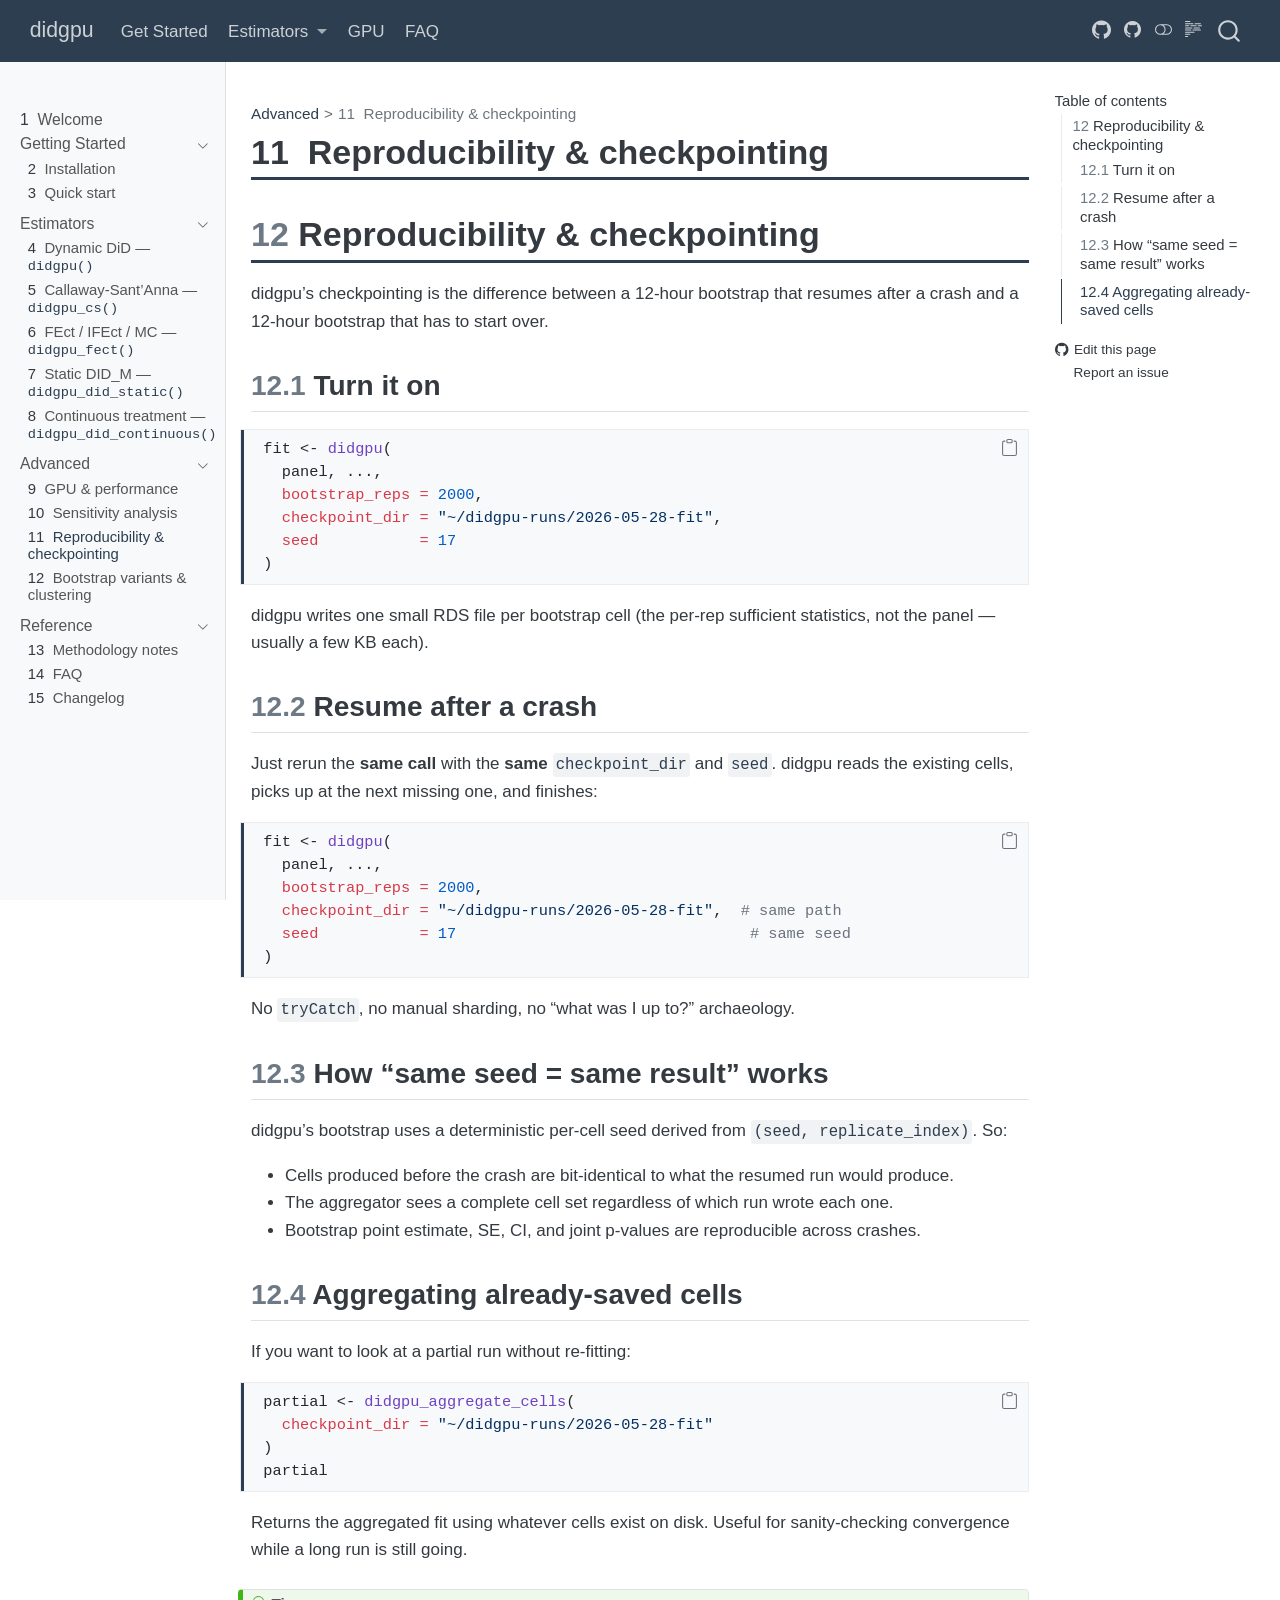
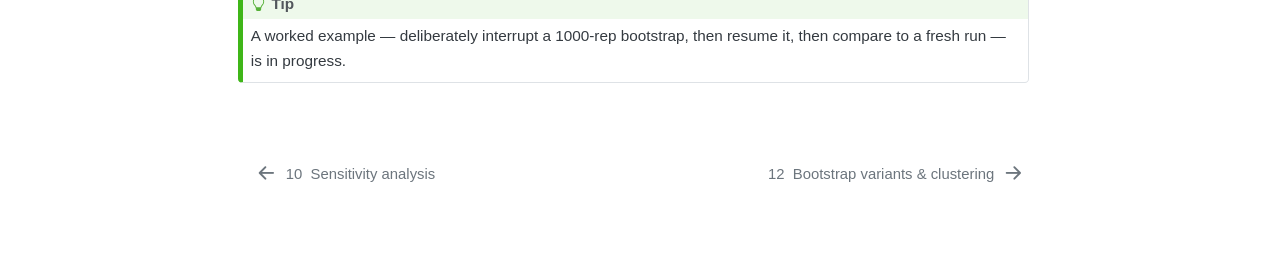
<file: docs/chapters/10-reproducibility-checkpointing.html>
<!DOCTYPE html>
<html xmlns="http://www.w3.org/1999/xhtml" lang="en" xml:lang="en"><head>

<meta charset="utf-8">
<meta name="generator" content="quarto-1.10.20">

<meta name="viewport" content="width=device-width, initial-scale=1.0, user-scalable=yes">


<title>11&nbsp; Reproducibility &amp; checkpointing – didgpu</title>
<style>
/* Default styles provided by pandoc.
** See https://pandoc.org/MANUAL.html#variables-for-html for config info.
*/
span.smallcaps{font-variant: small-caps;}
div.columns{display: flex; gap: 1.5em;}
div.column{flex: auto;}
@media screen {
div.columns{gap: min(4vw, 1.5em);}
div.column{overflow-x: auto;}
}
div.hanging-indent{margin-left: 1.5em; text-indent: -1.5em;}
ul.task-list{list-style: none;}
ul.task-list li input[type="checkbox"] {
  width: 0.8em;
  margin: 0 0.8em 0.2em -1em; /* quarto-specific, see https://github.com/quarto-dev/quarto-cli/issues/4556 */ 
  vertical-align: middle;
}
/* CSS for syntax highlighting */
html { -webkit-text-size-adjust: 100%; }
pre > code.sourceCode { white-space: pre; position: relative; }
pre > code.sourceCode > span { display: inline-block; line-height: 1.25; }
pre > code.sourceCode > span:empty { height: 1.2em; }
.sourceCode { overflow: visible; }
code.sourceCode > span { color: inherit; text-decoration: inherit; }
div.sourceCode { margin: 1em 0; }
pre.sourceCode { margin: 0; }
@media screen {
div.sourceCode { overflow: auto; }
}
@media print {
pre > code.sourceCode { white-space: pre-wrap; }
pre > code.sourceCode > span { text-indent: -5em; padding-left: 5em; }
}
pre.numberSource code
  { counter-reset: source-line 0; }
pre.numberSource code > span
  { position: relative; left: -4em; counter-increment: source-line; }
pre.numberSource code > span > a:first-child::before
  { content: counter(source-line);
    position: relative; left: -1em; text-align: right; vertical-align: baseline;
    border: none; display: inline-block;
    -webkit-touch-callout: none; -webkit-user-select: none;
    -khtml-user-select: none; -moz-user-select: none;
    -ms-user-select: none; user-select: none;
    padding: 0 4px; width: 4em;
  }
pre.numberSource { margin-left: 3em;  padding-left: 4px; }
div.sourceCode
  {   }
@media screen {
pre > code.sourceCode > span > a:first-child::before { text-decoration: underline; }
}
</style>


<script src="../site_libs/quarto-nav/quarto-nav.js"></script>
<script src="../site_libs/clipboard/clipboard.min.js"></script>
<script src="../site_libs/quarto-search/autocomplete.umd.js"></script>
<script src="../site_libs/quarto-search/fuse.min.js"></script>
<script src="../site_libs/quarto-search/quarto-search.js"></script>
<meta name="quarto:offset" content="../">
<link href="../chapters/11-bootstrap-and-clustering.html" rel="next">
<link href="../chapters/09-sensitivity-honestdid.html" rel="prev">
<script src="../site_libs/quarto-html/quarto.js" type="module"></script>
<script src="../site_libs/quarto-html/tabsets/tabsets.js" type="module"></script>
<script src="../site_libs/quarto-html/popper.min.js"></script>
<script src="../site_libs/quarto-html/tippy.umd.min.js"></script>
<script src="../site_libs/quarto-html/anchor.min.js"></script>
<link href="../site_libs/quarto-html/tippy.css" rel="stylesheet">
<link href="../site_libs/quarto-html/quarto-syntax-highlighting-037217e6c28d56c71b2632f2f9eb880c.css" rel="stylesheet" class="quarto-color-scheme" id="quarto-text-highlighting-styles">
<link href="../site_libs/quarto-html/quarto-syntax-highlighting-dark-26686b57f204b6f573f201fd657d32b1.css" rel="stylesheet" class="quarto-color-scheme quarto-color-alternate" id="quarto-text-highlighting-styles">
<link href="../site_libs/quarto-html/quarto-syntax-highlighting-037217e6c28d56c71b2632f2f9eb880c.css" rel="stylesheet" class="quarto-color-scheme-extra" id="quarto-text-highlighting-styles">
<script src="../site_libs/bootstrap/bootstrap.min.js"></script>
<link href="../site_libs/bootstrap/bootstrap-icons.css" rel="stylesheet">
<link href="../site_libs/bootstrap/bootstrap-00d368c6e1366a14cff04419aaf4fc7a.min.css" rel="stylesheet" append-hash="true" class="quarto-color-scheme" id="quarto-bootstrap" data-mode="light">
<link href="../site_libs/bootstrap/bootstrap-dark-844e1678674bb9e9f4d702db5900df4b.min.css" rel="stylesheet" append-hash="true" class="quarto-color-scheme quarto-color-alternate" id="quarto-bootstrap" data-mode="dark">
<link href="../site_libs/bootstrap/bootstrap-00d368c6e1366a14cff04419aaf4fc7a.min.css" rel="stylesheet" append-hash="true" class="quarto-color-scheme-extra" id="quarto-bootstrap" data-mode="light">
<script id="quarto-search-options" type="application/json">{
  "location": "navbar",
  "copy-button": false,
  "collapse-after": 3,
  "panel-placement": "end",
  "type": "overlay",
  "limit": 50,
  "keyboard-shortcut": [
    "f",
    "/",
    "s"
  ],
  "show-item-context": false,
  "language": {
    "search-no-results-text": "No results",
    "search-matching-documents-text": "matching documents",
    "search-copy-link-title": "Copy link to search",
    "search-hide-matches-text": "Hide additional matches",
    "search-more-match-text": "more match in this document",
    "search-more-matches-text": "more matches in this document",
    "search-clear-button-title": "Clear",
    "search-text-placeholder": "",
    "search-detached-cancel-button-title": "Cancel",
    "search-submit-button-title": "Submit",
    "search-label": "Search"
  }
}</script>


<link rel="stylesheet" href="../styles.css">
</head>

<body class="nav-sidebar docked nav-fixed quarto-light"><script id="quarto-html-before-body" type="application/javascript">
    const toggleBodyColorMode = (bsSheetEl) => {
      const mode = bsSheetEl.getAttribute("data-mode");
      const bodyEl = window.document.querySelector("body");
      if (mode === "dark") {
        bodyEl.classList.add("quarto-dark");
        bodyEl.classList.remove("quarto-light");
      } else {
        bodyEl.classList.add("quarto-light");
        bodyEl.classList.remove("quarto-dark");
      }
    }
    const toggleBodyColorPrimary = () => {
      const bsSheetEl = window.document.querySelector("link#quarto-bootstrap:not([rel=disabled-stylesheet])");
      if (bsSheetEl) {
        toggleBodyColorMode(bsSheetEl);
      }
    }
    const setColorSchemeToggle = (alternate) => {
      const toggles = window.document.querySelectorAll('.quarto-color-scheme-toggle');
      for (let i=0; i < toggles.length; i++) {
        const toggle = toggles[i];
        if (toggle) {
          if (alternate) {
            toggle.classList.add("alternate");
          } else {
            toggle.classList.remove("alternate");
          }
        }
      }
    };
    const toggleColorMode = (alternate) => {
      // Switch the stylesheets
      const primaryStylesheets = window.document.querySelectorAll('link.quarto-color-scheme:not(.quarto-color-alternate)');
      const alternateStylesheets = window.document.querySelectorAll('link.quarto-color-scheme.quarto-color-alternate');
      manageTransitions('#quarto-margin-sidebar .nav-link', false);
      if (alternate) {
        // note: dark is layered on light, we don't disable primary!
        enableStylesheet(alternateStylesheets);
        for (const sheetNode of alternateStylesheets) {
          if (sheetNode.id === "quarto-bootstrap") {
            toggleBodyColorMode(sheetNode);
          }
        }
      } else {
        disableStylesheet(alternateStylesheets);
        enableStylesheet(primaryStylesheets)
        toggleBodyColorPrimary();
      }
      manageTransitions('#quarto-margin-sidebar .nav-link', true);
      // Switch the toggles
      setColorSchemeToggle(alternate)
      // Hack to workaround the fact that safari doesn't
      // properly recolor the scrollbar when toggling (#1455)
      if (navigator.userAgent.indexOf('Safari') > 0 && navigator.userAgent.indexOf('Chrome') == -1) {
        manageTransitions("body", false);
        window.scrollTo(0, 1);
        setTimeout(() => {
          window.scrollTo(0, 0);
          manageTransitions("body", true);
        }, 40);
      }
    }
    const disableStylesheet = (stylesheets) => {
      for (let i=0; i < stylesheets.length; i++) {
        const stylesheet = stylesheets[i];
        stylesheet.rel = 'disabled-stylesheet';
      }
    }
    const enableStylesheet = (stylesheets) => {
      for (let i=0; i < stylesheets.length; i++) {
        const stylesheet = stylesheets[i];
        if(stylesheet.rel !== 'stylesheet') { // for Chrome, which will still FOUC without this check
          stylesheet.rel = 'stylesheet';
        }
      }
    }
    const manageTransitions = (selector, allowTransitions) => {
      const els = window.document.querySelectorAll(selector);
      for (let i=0; i < els.length; i++) {
        const el = els[i];
        if (allowTransitions) {
          el.classList.remove('notransition');
        } else {
          el.classList.add('notransition');
        }
      }
    }
    const isFileUrl = () => {
      return window.location.protocol === 'file:';
    }
    const hasAlternateSentinel = () => {
      let styleSentinel = getColorSchemeSentinel();
      if (styleSentinel !== null) {
        return styleSentinel === "alternate";
      } else {
        return false;
      }
    }
    const setStyleSentinel = (alternate) => {
      const value = alternate ? "alternate" : "default";
      if (!isFileUrl()) {
        window.localStorage.setItem("quarto-color-scheme", value);
      } else {
        localAlternateSentinel = value;
      }
    }
    const getColorSchemeSentinel = () => {
      if (!isFileUrl()) {
        const storageValue = window.localStorage.getItem("quarto-color-scheme");
        return storageValue != null ? storageValue : localAlternateSentinel;
      } else {
        return localAlternateSentinel;
      }
    }
    const toggleGiscusIfUsed = (isAlternate, darkModeDefault) => {
      const baseTheme = document.querySelector('#giscus-base-theme')?.value ?? 'light';
      const alternateTheme = document.querySelector('#giscus-alt-theme')?.value ?? 'dark';
      let newTheme = '';
      if(authorPrefersDark) {
        newTheme = isAlternate ? baseTheme : alternateTheme;
      } else {
        newTheme = isAlternate ? alternateTheme : baseTheme;
      }
      const changeGiscusTheme = () => {
        // From: https://github.com/giscus/giscus/issues/336
        const sendMessage = (message) => {
          const iframe = document.querySelector('iframe.giscus-frame');
          if (!iframe) return;
          iframe.contentWindow.postMessage({ giscus: message }, 'https://giscus.app');
        }
        sendMessage({
          setConfig: {
            theme: newTheme
          }
        });
      }
      const isGiscussLoaded = window.document.querySelector('iframe.giscus-frame') !== null;
      if (isGiscussLoaded) {
        changeGiscusTheme();
      }
    };
    const authorPrefersDark = false;
    const darkModeDefault = authorPrefersDark;
      document.querySelector('link#quarto-text-highlighting-styles.quarto-color-scheme-extra').rel = 'disabled-stylesheet';
      document.querySelector('link#quarto-bootstrap.quarto-color-scheme-extra').rel = 'disabled-stylesheet';
    let localAlternateSentinel = darkModeDefault ? 'alternate' : 'default';
    // Dark / light mode switch
    window.quartoToggleColorScheme = () => {
      // Read the current dark / light value
      let toAlternate = !hasAlternateSentinel();
      toggleColorMode(toAlternate);
      setStyleSentinel(toAlternate);
      toggleGiscusIfUsed(toAlternate, darkModeDefault);
      window.dispatchEvent(new Event('resize'));
    };
    // Switch to dark mode if need be
    if (hasAlternateSentinel()) {
      toggleColorMode(true);
    } else {
      toggleColorMode(false);
    }
  </script>

<div id="quarto-search-results"></div>
  <header id="quarto-header" class="headroom fixed-top">
    <nav class="navbar navbar-expand-lg " data-bs-theme="dark">
      <div class="navbar-container container-fluid">
      <div class="navbar-brand-container mx-auto">
    <a class="navbar-brand" href="../index.html">
    <span class="navbar-title">didgpu</span>
    </a>
  </div>
            <div id="quarto-search" class="" title="Search"></div>
          <button class="navbar-toggler" type="button" data-bs-toggle="collapse" data-bs-target="#navbarCollapse" aria-controls="navbarCollapse" role="menu" aria-expanded="false" aria-label="Toggle navigation" onclick="if (window.quartoToggleHeadroom) { window.quartoToggleHeadroom(); }">
  <span class="navbar-toggler-icon"></span>
</button>
          <div class="collapse navbar-collapse" id="navbarCollapse">
            <ul class="navbar-nav navbar-nav-scroll me-auto">
  <li class="nav-item">
    <a class="nav-link active" href="../chapters/01-installation.html" aria-current="page"> 
<span class="menu-text">Get Started</span></a>
  </li>  
  <li class="nav-item dropdown ">
    <a class="nav-link dropdown-toggle" href="#" id="nav-menu-estimators" role="link" data-bs-toggle="dropdown" aria-expanded="false">
 <span class="menu-text">Estimators</span>
    </a>
    <ul class="dropdown-menu" aria-labelledby="nav-menu-estimators">    
        <li>
    <a class="dropdown-item" href="../chapters/03-dynamic-did.html">
 <span class="dropdown-text">Dynamic DID (didgpu)</span></a>
  </li>  
        <li>
    <a class="dropdown-item" href="../chapters/04-callaway-santanna.html">
 <span class="dropdown-text">Callaway-Sant’Anna (didgpu_cs)</span></a>
  </li>  
        <li>
    <a class="dropdown-item" href="../chapters/05-fect-ifect-mc.html">
 <span class="dropdown-text">FEct / IFEct / MC (didgpu_fect)</span></a>
  </li>  
        <li>
    <a class="dropdown-item" href="../chapters/06-static-did.html">
 <span class="dropdown-text">Static DID_M (didgpu_did_static)</span></a>
  </li>  
        <li>
    <a class="dropdown-item" href="../chapters/07-continuous-treatment.html">
 <span class="dropdown-text">Continuous (didgpu_did_continuous)</span></a>
  </li>  
    </ul>
  </li>
  <li class="nav-item">
    <a class="nav-link" href="../chapters/08-gpu-and-performance.html"> 
<span class="menu-text">GPU</span></a>
  </li>  
  <li class="nav-item">
    <a class="nav-link" href="../chapters/13-faq.html"> 
<span class="menu-text">FAQ</span></a>
  </li>  
</ul>
            <ul class="navbar-nav navbar-nav-scroll ms-auto">
  <li class="nav-item compact">
    <a class="nav-link" href="https://github.com/JoshuaAmmons/didgpu"> <i class="bi bi-github" role="img" aria-label="GitHub repo">
</i> 
<span class="menu-text"></span></a>
  </li>  
</ul>
          </div> <!-- /navcollapse -->
            <div class="quarto-navbar-tools tools-wide">
    <a href="https://github.com/JoshuaAmmons/didgpu" title="Source Code" class="quarto-navigation-tool px-1" aria-label="Source Code"><i class="bi bi-github"></i></a>
  <a href="" class="quarto-color-scheme-toggle quarto-navigation-tool  px-1" onclick="window.quartoToggleColorScheme(); return false;" title="Toggle dark mode"><i class="bi"></i></a>
  <a href="" class="quarto-reader-toggle quarto-navigation-tool px-1" onclick="window.quartoToggleReader(); return false;" title="Toggle reader mode">
  <div class="quarto-reader-toggle-btn">
  <i class="bi"></i>
  </div>
</a>
</div>
      </div> <!-- /container-fluid -->
    </nav>
  <nav class="quarto-secondary-nav">
    <div class="container-fluid d-flex">
      <button type="button" class="quarto-btn-toggle btn" data-bs-toggle="collapse" role="button" data-bs-target=".quarto-sidebar-collapse-item" aria-controls="quarto-sidebar" aria-expanded="false" aria-label="Toggle sidebar navigation" onclick="if (window.quartoToggleHeadroom) { window.quartoToggleHeadroom(); }">
        <i class="bi bi-layout-text-sidebar-reverse"></i>
      </button>
        <nav class="quarto-page-breadcrumbs" aria-label="breadcrumb"><ol class="breadcrumb"><li class="breadcrumb-item"><a href="../chapters/08-gpu-and-performance.html">Advanced</a></li><li class="breadcrumb-item"><a href="../chapters/10-reproducibility-checkpointing.html"><span class="chapter-number">11</span>&nbsp; <span class="chapter-title">Reproducibility &amp; checkpointing</span></a></li></ol></nav>
        <a class="flex-grow-1" role="navigation" data-bs-toggle="collapse" data-bs-target=".quarto-sidebar-collapse-item" aria-controls="quarto-sidebar" aria-expanded="false" aria-label="Toggle sidebar navigation" onclick="if (window.quartoToggleHeadroom) { window.quartoToggleHeadroom(); }">      
        </a>
    </div>
  </nav>
</header>
<!-- content -->
<div id="quarto-content" class="quarto-container page-columns page-rows-contents page-layout-article page-navbar">
<!-- sidebar -->
  <nav id="quarto-sidebar" class="sidebar collapse collapse-horizontal quarto-sidebar-collapse-item sidebar-navigation docked overflow-auto">
    <div class="sidebar-menu-container"> 
    <ul class="list-unstyled mt-1">
        <li class="sidebar-item">
  <div class="sidebar-item-container"> 
  <a href="../index.html" class="sidebar-item-text sidebar-link">
 <span class="menu-text"><span class="chapter-number">1</span>&nbsp; <span class="chapter-title">Welcome</span></span></a>
  </div>
</li>
        <li class="sidebar-item sidebar-item-section">
      <div class="sidebar-item-container"> 
            <a class="sidebar-item-text sidebar-link text-start" data-bs-toggle="collapse" data-bs-target="#quarto-sidebar-section-1" role="navigation" aria-expanded="true">
 <span class="menu-text">Getting Started</span></a>
          <a class="sidebar-item-toggle text-start" data-bs-toggle="collapse" data-bs-target="#quarto-sidebar-section-1" role="navigation" aria-expanded="true" aria-label="Toggle section">
            <i class="bi bi-chevron-right ms-2"></i>
          </a> 
      </div>
      <ul id="quarto-sidebar-section-1" class="collapse list-unstyled sidebar-section depth1 show">  
          <li class="sidebar-item">
  <div class="sidebar-item-container"> 
  <a href="../chapters/01-installation.html" class="sidebar-item-text sidebar-link">
 <span class="menu-text"><span class="chapter-number">2</span>&nbsp; <span class="chapter-title">Installation</span></span></a>
  </div>
</li>
          <li class="sidebar-item">
  <div class="sidebar-item-container"> 
  <a href="../chapters/02-quickstart.html" class="sidebar-item-text sidebar-link">
 <span class="menu-text"><span class="chapter-number">3</span>&nbsp; <span class="chapter-title">Quick start</span></span></a>
  </div>
</li>
      </ul>
  </li>
        <li class="sidebar-item sidebar-item-section">
      <div class="sidebar-item-container"> 
            <a class="sidebar-item-text sidebar-link text-start" data-bs-toggle="collapse" data-bs-target="#quarto-sidebar-section-2" role="navigation" aria-expanded="true">
 <span class="menu-text">Estimators</span></a>
          <a class="sidebar-item-toggle text-start" data-bs-toggle="collapse" data-bs-target="#quarto-sidebar-section-2" role="navigation" aria-expanded="true" aria-label="Toggle section">
            <i class="bi bi-chevron-right ms-2"></i>
          </a> 
      </div>
      <ul id="quarto-sidebar-section-2" class="collapse list-unstyled sidebar-section depth1 show">  
          <li class="sidebar-item">
  <div class="sidebar-item-container"> 
  <a href="../chapters/03-dynamic-did.html" class="sidebar-item-text sidebar-link">
 <span class="menu-text"><span class="chapter-number">4</span>&nbsp; <span class="chapter-title">Dynamic DiD — <code>didgpu()</code></span></span></a>
  </div>
</li>
          <li class="sidebar-item">
  <div class="sidebar-item-container"> 
  <a href="../chapters/04-callaway-santanna.html" class="sidebar-item-text sidebar-link">
 <span class="menu-text"><span class="chapter-number">5</span>&nbsp; <span class="chapter-title">Callaway-Sant’Anna — <code>didgpu_cs()</code></span></span></a>
  </div>
</li>
          <li class="sidebar-item">
  <div class="sidebar-item-container"> 
  <a href="../chapters/05-fect-ifect-mc.html" class="sidebar-item-text sidebar-link">
 <span class="menu-text"><span class="chapter-number">6</span>&nbsp; <span class="chapter-title">FEct / IFEct / MC — <code>didgpu_fect()</code></span></span></a>
  </div>
</li>
          <li class="sidebar-item">
  <div class="sidebar-item-container"> 
  <a href="../chapters/06-static-did.html" class="sidebar-item-text sidebar-link">
 <span class="menu-text"><span class="chapter-number">7</span>&nbsp; <span class="chapter-title">Static DID_M — <code>didgpu_did_static()</code></span></span></a>
  </div>
</li>
          <li class="sidebar-item">
  <div class="sidebar-item-container"> 
  <a href="../chapters/07-continuous-treatment.html" class="sidebar-item-text sidebar-link">
 <span class="menu-text"><span class="chapter-number">8</span>&nbsp; <span class="chapter-title">Continuous treatment — <code>didgpu_did_continuous()</code></span></span></a>
  </div>
</li>
      </ul>
  </li>
        <li class="sidebar-item sidebar-item-section">
      <div class="sidebar-item-container"> 
            <a class="sidebar-item-text sidebar-link text-start" data-bs-toggle="collapse" data-bs-target="#quarto-sidebar-section-3" role="navigation" aria-expanded="true">
 <span class="menu-text">Advanced</span></a>
          <a class="sidebar-item-toggle text-start" data-bs-toggle="collapse" data-bs-target="#quarto-sidebar-section-3" role="navigation" aria-expanded="true" aria-label="Toggle section">
            <i class="bi bi-chevron-right ms-2"></i>
          </a> 
      </div>
      <ul id="quarto-sidebar-section-3" class="collapse list-unstyled sidebar-section depth1 show">  
          <li class="sidebar-item">
  <div class="sidebar-item-container"> 
  <a href="../chapters/08-gpu-and-performance.html" class="sidebar-item-text sidebar-link">
 <span class="menu-text"><span class="chapter-number">9</span>&nbsp; <span class="chapter-title">GPU &amp; performance</span></span></a>
  </div>
</li>
          <li class="sidebar-item">
  <div class="sidebar-item-container"> 
  <a href="../chapters/09-sensitivity-honestdid.html" class="sidebar-item-text sidebar-link">
 <span class="menu-text"><span class="chapter-number">10</span>&nbsp; <span class="chapter-title">Sensitivity analysis</span></span></a>
  </div>
</li>
          <li class="sidebar-item">
  <div class="sidebar-item-container"> 
  <a href="../chapters/10-reproducibility-checkpointing.html" class="sidebar-item-text sidebar-link active">
 <span class="menu-text"><span class="chapter-number">11</span>&nbsp; <span class="chapter-title">Reproducibility &amp; checkpointing</span></span></a>
  </div>
</li>
          <li class="sidebar-item">
  <div class="sidebar-item-container"> 
  <a href="../chapters/11-bootstrap-and-clustering.html" class="sidebar-item-text sidebar-link">
 <span class="menu-text"><span class="chapter-number">12</span>&nbsp; <span class="chapter-title">Bootstrap variants &amp; clustering</span></span></a>
  </div>
</li>
      </ul>
  </li>
        <li class="sidebar-item sidebar-item-section">
      <div class="sidebar-item-container"> 
            <a class="sidebar-item-text sidebar-link text-start" data-bs-toggle="collapse" data-bs-target="#quarto-sidebar-section-4" role="navigation" aria-expanded="true">
 <span class="menu-text">Reference</span></a>
          <a class="sidebar-item-toggle text-start" data-bs-toggle="collapse" data-bs-target="#quarto-sidebar-section-4" role="navigation" aria-expanded="true" aria-label="Toggle section">
            <i class="bi bi-chevron-right ms-2"></i>
          </a> 
      </div>
      <ul id="quarto-sidebar-section-4" class="collapse list-unstyled sidebar-section depth1 show">  
          <li class="sidebar-item">
  <div class="sidebar-item-container"> 
  <a href="../chapters/12-methodology.html" class="sidebar-item-text sidebar-link">
 <span class="menu-text"><span class="chapter-number">13</span>&nbsp; <span class="chapter-title">Methodology notes</span></span></a>
  </div>
</li>
          <li class="sidebar-item">
  <div class="sidebar-item-container"> 
  <a href="../chapters/13-faq.html" class="sidebar-item-text sidebar-link">
 <span class="menu-text"><span class="chapter-number">14</span>&nbsp; <span class="chapter-title">FAQ</span></span></a>
  </div>
</li>
          <li class="sidebar-item">
  <div class="sidebar-item-container"> 
  <a href="../chapters/14-changelog.html" class="sidebar-item-text sidebar-link">
 <span class="menu-text"><span class="chapter-number">15</span>&nbsp; <span class="chapter-title">Changelog</span></span></a>
  </div>
</li>
      </ul>
  </li>
    </ul>
    </div>
</nav>
<div id="quarto-sidebar-glass" class="quarto-sidebar-collapse-item" data-bs-toggle="collapse" data-bs-target=".quarto-sidebar-collapse-item"></div>
<!-- margin-sidebar -->
    <div id="quarto-margin-sidebar" class="sidebar margin-sidebar">
        <nav id="TOC" role="doc-toc" class="toc-active">
    <h2 id="toc-title">Table of contents</h2>
   
  <ul>
  <li><a href="#reproducibility-checkpointing" id="toc-reproducibility-checkpointing" class="nav-link active" data-scroll-target="#reproducibility-checkpointing"><span class="header-section-number">12</span> Reproducibility &amp; checkpointing</a>
  <ul class="collapse">
  <li><a href="#turn-it-on" id="toc-turn-it-on" class="nav-link" data-scroll-target="#turn-it-on"><span class="header-section-number">12.1</span> Turn it on</a></li>
  <li><a href="#resume-after-a-crash" id="toc-resume-after-a-crash" class="nav-link" data-scroll-target="#resume-after-a-crash"><span class="header-section-number">12.2</span> Resume after a crash</a></li>
  <li><a href="#how-same-seed-same-result-works" id="toc-how-same-seed-same-result-works" class="nav-link" data-scroll-target="#how-same-seed-same-result-works"><span class="header-section-number">12.3</span> How “same seed = same result” works</a></li>
  <li><a href="#aggregating-already-saved-cells" id="toc-aggregating-already-saved-cells" class="nav-link" data-scroll-target="#aggregating-already-saved-cells"><span class="header-section-number">12.4</span> Aggregating already-saved cells</a></li>
  </ul></li>
  </ul>
<div class="toc-actions"><ul><li><a href="https://github.com/JoshuaAmmons/didgpu/edit/main/chapters/10-reproducibility-checkpointing.qmd" class="toc-action"><i class="bi bi-github"></i>Edit this page</a></li><li><a href="https://github.com/JoshuaAmmons/didgpu/issues/new" class="toc-action"><i class="bi empty"></i>Report an issue</a></li></ul></div></nav>
    </div>
<!-- main -->
<main class="content" id="quarto-document-content">


<header id="title-block-header" class="quarto-title-block default"><nav class="quarto-page-breadcrumbs quarto-title-breadcrumbs d-none d-lg-block" aria-label="breadcrumb"><ol class="breadcrumb"><li class="breadcrumb-item"><a href="../chapters/08-gpu-and-performance.html">Advanced</a></li><li class="breadcrumb-item"><a href="../chapters/10-reproducibility-checkpointing.html"><span class="chapter-number">11</span>&nbsp; <span class="chapter-title">Reproducibility &amp; checkpointing</span></a></li></ol></nav>
<div class="quarto-title">
<h1 class="title"><span class="chapter-number">11</span>&nbsp; <span class="chapter-title">Reproducibility &amp; checkpointing</span></h1>
</div>



<div class="quarto-title-meta">

    
  
    
  </div>
  


</header>


<section id="reproducibility-checkpointing" class="level1" data-number="12">
<h1 data-number="12"><span class="header-section-number">12</span> Reproducibility &amp; checkpointing</h1>
<p>didgpu’s checkpointing is the difference between a 12-hour bootstrap that resumes after a crash and a 12-hour bootstrap that has to start over.</p>
<section id="turn-it-on" class="level2" data-number="12.1">
<h2 data-number="12.1" class="anchored" data-anchor-id="turn-it-on"><span class="header-section-number">12.1</span> Turn it on</h2>
<div class="cell">
<div class="code-copy-outer-scaffold"><div class="sourceCode cell-code" id="cb1"><pre class="sourceCode r code-with-copy"><code class="sourceCode r"><span id="cb1-1"><a href="#cb1-1" aria-hidden="true" tabindex="-1"></a>fit <span class="ot">&lt;-</span> <span class="fu">didgpu</span>(</span>
<span id="cb1-2"><a href="#cb1-2" aria-hidden="true" tabindex="-1"></a>  panel, ...,</span>
<span id="cb1-3"><a href="#cb1-3" aria-hidden="true" tabindex="-1"></a>  <span class="at">bootstrap_reps =</span> <span class="dv">2000</span>,</span>
<span id="cb1-4"><a href="#cb1-4" aria-hidden="true" tabindex="-1"></a>  <span class="at">checkpoint_dir =</span> <span class="st">"~/didgpu-runs/2026-05-28-fit"</span>,</span>
<span id="cb1-5"><a href="#cb1-5" aria-hidden="true" tabindex="-1"></a>  <span class="at">seed           =</span> <span class="dv">17</span></span>
<span id="cb1-6"><a href="#cb1-6" aria-hidden="true" tabindex="-1"></a>)</span></code></pre></div><button title="Copy to Clipboard" class="code-copy-button"><i class="bi"></i></button></div>
</div>
<p>didgpu writes one small RDS file per bootstrap cell (the per-rep sufficient statistics, not the panel — usually a few KB each).</p>
</section>
<section id="resume-after-a-crash" class="level2" data-number="12.2">
<h2 data-number="12.2" class="anchored" data-anchor-id="resume-after-a-crash"><span class="header-section-number">12.2</span> Resume after a crash</h2>
<p>Just rerun the <strong>same call</strong> with the <strong>same</strong> <code>checkpoint_dir</code> and <code>seed</code>. didgpu reads the existing cells, picks up at the next missing one, and finishes:</p>
<div class="cell">
<div class="code-copy-outer-scaffold"><div class="sourceCode cell-code" id="cb2"><pre class="sourceCode r code-with-copy"><code class="sourceCode r"><span id="cb2-1"><a href="#cb2-1" aria-hidden="true" tabindex="-1"></a>fit <span class="ot">&lt;-</span> <span class="fu">didgpu</span>(</span>
<span id="cb2-2"><a href="#cb2-2" aria-hidden="true" tabindex="-1"></a>  panel, ...,</span>
<span id="cb2-3"><a href="#cb2-3" aria-hidden="true" tabindex="-1"></a>  <span class="at">bootstrap_reps =</span> <span class="dv">2000</span>,</span>
<span id="cb2-4"><a href="#cb2-4" aria-hidden="true" tabindex="-1"></a>  <span class="at">checkpoint_dir =</span> <span class="st">"~/didgpu-runs/2026-05-28-fit"</span>,  <span class="co"># same path</span></span>
<span id="cb2-5"><a href="#cb2-5" aria-hidden="true" tabindex="-1"></a>  <span class="at">seed           =</span> <span class="dv">17</span>                                <span class="co"># same seed</span></span>
<span id="cb2-6"><a href="#cb2-6" aria-hidden="true" tabindex="-1"></a>)</span></code></pre></div><button title="Copy to Clipboard" class="code-copy-button"><i class="bi"></i></button></div>
</div>
<p>No <code>tryCatch</code>, no manual sharding, no “what was I up to?” archaeology.</p>
</section>
<section id="how-same-seed-same-result-works" class="level2" data-number="12.3">
<h2 data-number="12.3" class="anchored" data-anchor-id="how-same-seed-same-result-works"><span class="header-section-number">12.3</span> How “same seed = same result” works</h2>
<p>didgpu’s bootstrap uses a deterministic per-cell seed derived from <code>(seed, replicate_index)</code>. So:</p>
<ul>
<li>Cells produced before the crash are bit-identical to what the resumed run would produce.</li>
<li>The aggregator sees a complete cell set regardless of which run wrote each one.</li>
<li>Bootstrap point estimate, SE, CI, and joint p-values are reproducible across crashes.</li>
</ul>
</section>
<section id="aggregating-already-saved-cells" class="level2" data-number="12.4">
<h2 data-number="12.4" class="anchored" data-anchor-id="aggregating-already-saved-cells"><span class="header-section-number">12.4</span> Aggregating already-saved cells</h2>
<p>If you want to look at a partial run without re-fitting:</p>
<div class="cell">
<div class="code-copy-outer-scaffold"><div class="sourceCode cell-code" id="cb3"><pre class="sourceCode r code-with-copy"><code class="sourceCode r"><span id="cb3-1"><a href="#cb3-1" aria-hidden="true" tabindex="-1"></a>partial <span class="ot">&lt;-</span> <span class="fu">didgpu_aggregate_cells</span>(</span>
<span id="cb3-2"><a href="#cb3-2" aria-hidden="true" tabindex="-1"></a>  <span class="at">checkpoint_dir =</span> <span class="st">"~/didgpu-runs/2026-05-28-fit"</span></span>
<span id="cb3-3"><a href="#cb3-3" aria-hidden="true" tabindex="-1"></a>)</span>
<span id="cb3-4"><a href="#cb3-4" aria-hidden="true" tabindex="-1"></a>partial</span></code></pre></div><button title="Copy to Clipboard" class="code-copy-button"><i class="bi"></i></button></div>
</div>
<p>Returns the aggregated fit using whatever cells exist on disk. Useful for sanity-checking convergence while a long run is still going.</p>
<div class="callout callout-style-default callout-tip callout-titled">
<div class="callout-header d-flex align-content-center">
<div class="callout-icon-container">
<i class="callout-icon"></i>
</div>
<div class="callout-title-container flex-fill">
Tip
</div>
</div>
<div class="callout-body-container callout-body">
<p>A worked example — deliberately interrupt a 1000-rep bootstrap, then resume it, then compare to a fresh run — is in progress.</p>
</div>
</div>


</section>
</section>

</main> <!-- /main -->
<script id="quarto-html-after-body" type="application/javascript">
  window.document.addEventListener("DOMContentLoaded", function (event) {
    // Ensure there is a toggle, if there isn't float one in the top right
    if (window.document.querySelector('.quarto-color-scheme-toggle') === null) {
      const a = window.document.createElement('a');
      a.classList.add('top-right');
      a.classList.add('quarto-color-scheme-toggle');
      a.href = "";
      a.onclick = function() { try { window.quartoToggleColorScheme(); } catch {} return false; };
      const i = window.document.createElement("i");
      i.classList.add('bi');
      a.appendChild(i);
      window.document.body.appendChild(a);
    }
    setColorSchemeToggle(hasAlternateSentinel())
    const icon = "";
    const anchorJS = new window.AnchorJS();
    anchorJS.options = {
      placement: 'right',
      icon: icon
    };
    anchorJS.add('.anchored');
    const isCodeAnnotation = (el) => {
      for (const clz of el.classList) {
        if (clz.startsWith('code-annotation-')) {                     
          return true;
        }
      }
      return false;
    }
    const onCopySuccess = function(e) {
      // button target
      const button = e.trigger;
      // don't keep focus
      button.blur();
      // flash "checked"
      button.classList.add('code-copy-button-checked');
      var currentTitle = button.getAttribute("title");
      button.setAttribute("title", "Copied!");
      let tooltip;
      if (window.bootstrap) {
        button.setAttribute("data-bs-toggle", "tooltip");
        button.setAttribute("data-bs-placement", "left");
        button.setAttribute("data-bs-title", "Copied!");
        tooltip = new bootstrap.Tooltip(button, 
          { trigger: "manual", 
            customClass: "code-copy-button-tooltip",
            offset: [0, -8]});
        tooltip.show();    
      }
      setTimeout(function() {
        if (tooltip) {
          tooltip.hide();
          button.removeAttribute("data-bs-title");
          button.removeAttribute("data-bs-toggle");
          button.removeAttribute("data-bs-placement");
        }
        button.setAttribute("title", currentTitle);
        button.classList.remove('code-copy-button-checked');
      }, 1000);
      // clear code selection
      e.clearSelection();
    }
    const getTextToCopy = function(trigger) {
      const outerScaffold = trigger.parentElement.cloneNode(true);
      const codeEl = outerScaffold.querySelector('code');
      for (const childEl of codeEl.children) {
        if (isCodeAnnotation(childEl)) {
          childEl.remove();
        }
      }
      return codeEl.innerText;
    }
    const clipboard = new window.ClipboardJS('.code-copy-button:not([data-in-quarto-modal])', {
      text: getTextToCopy
    });
    clipboard.on('success', onCopySuccess);
    if (window.document.getElementById('quarto-embedded-source-code-modal')) {
      const clipboardModal = new window.ClipboardJS('.code-copy-button[data-in-quarto-modal]', {
        text: getTextToCopy,
        container: window.document.getElementById('quarto-embedded-source-code-modal')
      });
      clipboardModal.on('success', onCopySuccess);
    }
      var localhostRegex = new RegExp(/^(?:http|https):\/\/localhost\:?[0-9]*\//);
      var mailtoRegex = new RegExp(/^mailto:/);
        var filterRegex = new RegExp('/' + window.location.host + '/');
      var isInternal = (href) => {
          return filterRegex.test(href) || localhostRegex.test(href) || mailtoRegex.test(href);
      }
      // Inspect non-navigation links and adorn them if external
     var links = window.document.querySelectorAll('a[href]:not(.nav-link):not(.navbar-brand):not(.toc-action):not(.sidebar-link):not(.sidebar-item-toggle):not(.pagination-link):not(.no-external):not([aria-hidden]):not(.dropdown-item):not(.quarto-navigation-tool):not(.about-link)');
      for (var i=0; i<links.length; i++) {
        const link = links[i];
        if (!isInternal(link.href)) {
          // undo the damage that might have been done by quarto-nav.js in the case of
          // links that we want to consider external
          if (link.dataset.originalHref !== undefined) {
            link.href = link.dataset.originalHref;
          }
        }
      }
    function tippyHover(el, contentFn, onTriggerFn, onUntriggerFn) {
      const config = {
        allowHTML: true,
        maxWidth: 500,
        delay: 100,
        arrow: false,
        appendTo: function(el) {
            return el.parentElement;
        },
        interactive: true,
        interactiveBorder: 10,
        theme: 'quarto',
        placement: 'bottom-start',
      };
      if (contentFn) {
        config.content = contentFn;
      }
      if (onTriggerFn) {
        config.onTrigger = onTriggerFn;
      }
      if (onUntriggerFn) {
        config.onUntrigger = onUntriggerFn;
      }
      window.tippy(el, config); 
    }
    const noterefs = window.document.querySelectorAll('a[role="doc-noteref"]');
    for (var i=0; i<noterefs.length; i++) {
      const ref = noterefs[i];
      tippyHover(ref, function() {
        // use id or data attribute instead here
        let href = ref.getAttribute('data-footnote-href') || ref.getAttribute('href');
        try { href = new URL(href).hash; } catch {}
        const id = href.replace(/^#\/?/, "");
        const note = window.document.getElementById(id);
        if (note) {
          return note.innerHTML;
        } else {
          return "";
        }
      });
    }
    const xrefs = window.document.querySelectorAll('a.quarto-xref');
    const processXRef = (id, note) => {
      // Strip column container classes
      const stripColumnClz = (el) => {
        el.classList.remove("page-full", "page-columns");
        if (el.children) {
          for (const child of el.children) {
            stripColumnClz(child);
          }
        }
      }
      stripColumnClz(note)
      if (id === null || id.startsWith('sec-')) {
        // Special case sections, only their first couple elements
        const container = document.createElement("div");
        if (note.children && note.children.length > 2) {
          container.appendChild(note.children[0].cloneNode(true));
          for (let i = 1; i < note.children.length; i++) {
            const child = note.children[i];
            if (child.tagName === "P" && child.innerText === "") {
              continue;
            } else {
              container.appendChild(child.cloneNode(true));
              break;
            }
          }
          if (window.Quarto?.typesetMath) {
            window.Quarto.typesetMath(container);
          }
          return container.innerHTML
        } else {
          if (window.Quarto?.typesetMath) {
            window.Quarto.typesetMath(note);
          }
          return note.innerHTML;
        }
      } else {
        // Remove any anchor links if they are present
        const anchorLink = note.querySelector('a.anchorjs-link');
        if (anchorLink) {
          anchorLink.remove();
        }
        if (window.Quarto?.typesetMath) {
          window.Quarto.typesetMath(note);
        }
        if (note.classList.contains("callout")) {
          return note.outerHTML;
        } else {
          return note.innerHTML;
        }
      }
    }
    for (var i=0; i<xrefs.length; i++) {
      const xref = xrefs[i];
      tippyHover(xref, undefined, function(instance) {
        instance.disable();
        let url = xref.getAttribute('href');
        let hash = undefined; 
        if (url.startsWith('#')) {
          hash = url;
        } else {
          try { hash = new URL(url).hash; } catch {}
        }
        if (hash) {
          const id = hash.replace(/^#\/?/, "");
          const note = window.document.getElementById(id);
          if (note !== null) {
            try {
              const html = processXRef(id, note.cloneNode(true));
              instance.setContent(html);
            } finally {
              instance.enable();
              instance.show();
            }
          } else {
            // See if we can fetch this
            fetch(url.split('#')[0])
            .then(res => res.text())
            .then(html => {
              const parser = new DOMParser();
              const htmlDoc = parser.parseFromString(html, "text/html");
              const note = htmlDoc.getElementById(id);
              if (note !== null) {
                const html = processXRef(id, note);
                instance.setContent(html);
              } 
            }).finally(() => {
              instance.enable();
              instance.show();
            });
          }
        } else {
          // See if we can fetch a full url (with no hash to target)
          // This is a special case and we should probably do some content thinning / targeting
          fetch(url)
          .then(res => res.text())
          .then(html => {
            const parser = new DOMParser();
            const htmlDoc = parser.parseFromString(html, "text/html");
            const note = htmlDoc.querySelector('main.content');
            if (note !== null) {
              // This should only happen for chapter cross references
              // (since there is no id in the URL)
              // remove the first header
              if (note.children.length > 0 && note.children[0].tagName === "HEADER") {
                note.children[0].remove();
              }
              const html = processXRef(null, note);
              instance.setContent(html);
            } 
          }).finally(() => {
            instance.enable();
            instance.show();
          });
        }
      }, function(instance) {
      });
    }
        let selectedAnnoteEl;
        const selectorForAnnotation = ( cell, annotation) => {
          let cellAttr = 'data-code-cell="' + cell + '"';
          let lineAttr = 'data-code-annotation="' +  annotation + '"';
          const selector = 'span[' + cellAttr + '][' + lineAttr + ']';
          return selector;
        }
        const selectCodeLines = (annoteEl) => {
          const doc = window.document;
          const targetCell = annoteEl.getAttribute("data-target-cell");
          const targetAnnotation = annoteEl.getAttribute("data-target-annotation");
          const annoteSpan = window.document.querySelector(selectorForAnnotation(targetCell, targetAnnotation));
          const lines = annoteSpan.getAttribute("data-code-lines").split(",");
          const lineIds = lines.map((line) => {
            return targetCell + "-" + line;
          })
          let top = null;
          let height = null;
          let parent = null;
          if (lineIds.length > 0) {
              //compute the position of the single el (top and bottom and make a div)
              const el = window.document.getElementById(lineIds[0]);
              top = el.offsetTop;
              height = el.offsetHeight;
              parent = el.parentElement.parentElement;
            if (lineIds.length > 1) {
              const lastEl = window.document.getElementById(lineIds[lineIds.length - 1]);
              const bottom = lastEl.offsetTop + lastEl.offsetHeight;
              height = bottom - top;
            }
            if (top !== null && height !== null && parent !== null) {
              // cook up a div (if necessary) and position it 
              let div = window.document.getElementById("code-annotation-line-highlight");
              if (div === null) {
                div = window.document.createElement("div");
                div.setAttribute("id", "code-annotation-line-highlight");
                div.style.position = 'absolute';
                parent.appendChild(div);
              }
              div.style.top = top - 2 + "px";
              div.style.height = height + 4 + "px";
              div.style.left = 0;
              let gutterDiv = window.document.getElementById("code-annotation-line-highlight-gutter");
              if (gutterDiv === null) {
                gutterDiv = window.document.createElement("div");
                gutterDiv.setAttribute("id", "code-annotation-line-highlight-gutter");
                gutterDiv.style.position = 'absolute';
                const codeCell = window.document.getElementById(targetCell);
                const gutter = codeCell.querySelector('.code-annotation-gutter');
                gutter.appendChild(gutterDiv);
              }
              gutterDiv.style.top = top - 2 + "px";
              gutterDiv.style.height = height + 4 + "px";
            }
            selectedAnnoteEl = annoteEl;
          }
        };
        const unselectCodeLines = () => {
          const elementsIds = ["code-annotation-line-highlight", "code-annotation-line-highlight-gutter"];
          elementsIds.forEach((elId) => {
            const div = window.document.getElementById(elId);
            if (div) {
              div.remove();
            }
          });
          selectedAnnoteEl = undefined;
        };
          // Handle positioning of the toggle
      window.addEventListener(
        "resize",
        throttle(() => {
          elRect = undefined;
          if (selectedAnnoteEl) {
            selectCodeLines(selectedAnnoteEl);
          }
        }, 10)
      );
      function throttle(fn, ms) {
      let throttle = false;
      let timer;
        return (...args) => {
          if(!throttle) { // first call gets through
              fn.apply(this, args);
              throttle = true;
          } else { // all the others get throttled
              if(timer) clearTimeout(timer); // cancel #2
              timer = setTimeout(() => {
                fn.apply(this, args);
                timer = throttle = false;
              }, ms);
          }
        };
      }
        // Attach click handler to the DT
        const annoteDls = window.document.querySelectorAll('dt[data-target-cell]');
        for (const annoteDlNode of annoteDls) {
          annoteDlNode.addEventListener('click', (event) => {
            const clickedEl = event.target;
            if (clickedEl !== selectedAnnoteEl) {
              unselectCodeLines();
              const activeEl = window.document.querySelector('dt[data-target-cell].code-annotation-active');
              if (activeEl) {
                activeEl.classList.remove('code-annotation-active');
              }
              selectCodeLines(clickedEl);
              clickedEl.classList.add('code-annotation-active');
            } else {
              // Unselect the line
              unselectCodeLines();
              clickedEl.classList.remove('code-annotation-active');
            }
          });
        }
    const findCites = (el) => {
      const parentEl = el.parentElement;
      if (parentEl) {
        const cites = parentEl.dataset.cites;
        if (cites) {
          return {
            el,
            cites: cites.split(' ')
          };
        } else {
          return findCites(el.parentElement)
        }
      } else {
        return undefined;
      }
    };
    var bibliorefs = window.document.querySelectorAll('a[role="doc-biblioref"]');
    for (var i=0; i<bibliorefs.length; i++) {
      const ref = bibliorefs[i];
      const citeInfo = findCites(ref);
      if (citeInfo) {
        tippyHover(citeInfo.el, function() {
          var popup = window.document.createElement('div');
          citeInfo.cites.forEach(function(cite) {
            var citeDiv = window.document.createElement('div');
            citeDiv.classList.add('hanging-indent');
            citeDiv.classList.add('csl-entry');
            var biblioDiv = window.document.getElementById('ref-' + cite);
            if (biblioDiv) {
              citeDiv.innerHTML = biblioDiv.innerHTML;
            }
            popup.appendChild(citeDiv);
          });
          return popup.innerHTML;
        });
      }
    }
  });
  </script>
<nav class="page-navigation">
  <div class="nav-page nav-page-previous">
      <a href="../chapters/09-sensitivity-honestdid.html" class="pagination-link" aria-label="Sensitivity analysis">
        <i class="bi bi-arrow-left-short"></i> <span class="nav-page-text"><span class="chapter-number">10</span>&nbsp; <span class="chapter-title">Sensitivity analysis</span></span>
      </a>          
  </div>
  <div class="nav-page nav-page-next">
      <a href="../chapters/11-bootstrap-and-clustering.html" class="pagination-link" aria-label="Bootstrap variants &amp; clustering">
        <span class="nav-page-text"><span class="chapter-number">12</span>&nbsp; <span class="chapter-title">Bootstrap variants &amp; clustering</span></span> <i class="bi bi-arrow-right-short"></i>
      </a>
  </div>
</nav>
</div> <!-- /content -->




<footer class="footer"><div class="nav-footer"><div class="nav-footer-center"><div class="toc-actions d-sm-block d-md-none"><ul><li><a href="https://github.com/JoshuaAmmons/didgpu/edit/main/chapters/10-reproducibility-checkpointing.qmd" class="toc-action"><i class="bi bi-github"></i>Edit this page</a></li><li><a href="https://github.com/JoshuaAmmons/didgpu/issues/new" class="toc-action"><i class="bi empty"></i>Report an issue</a></li></ul></div></div></div></footer></body></html>
</file>
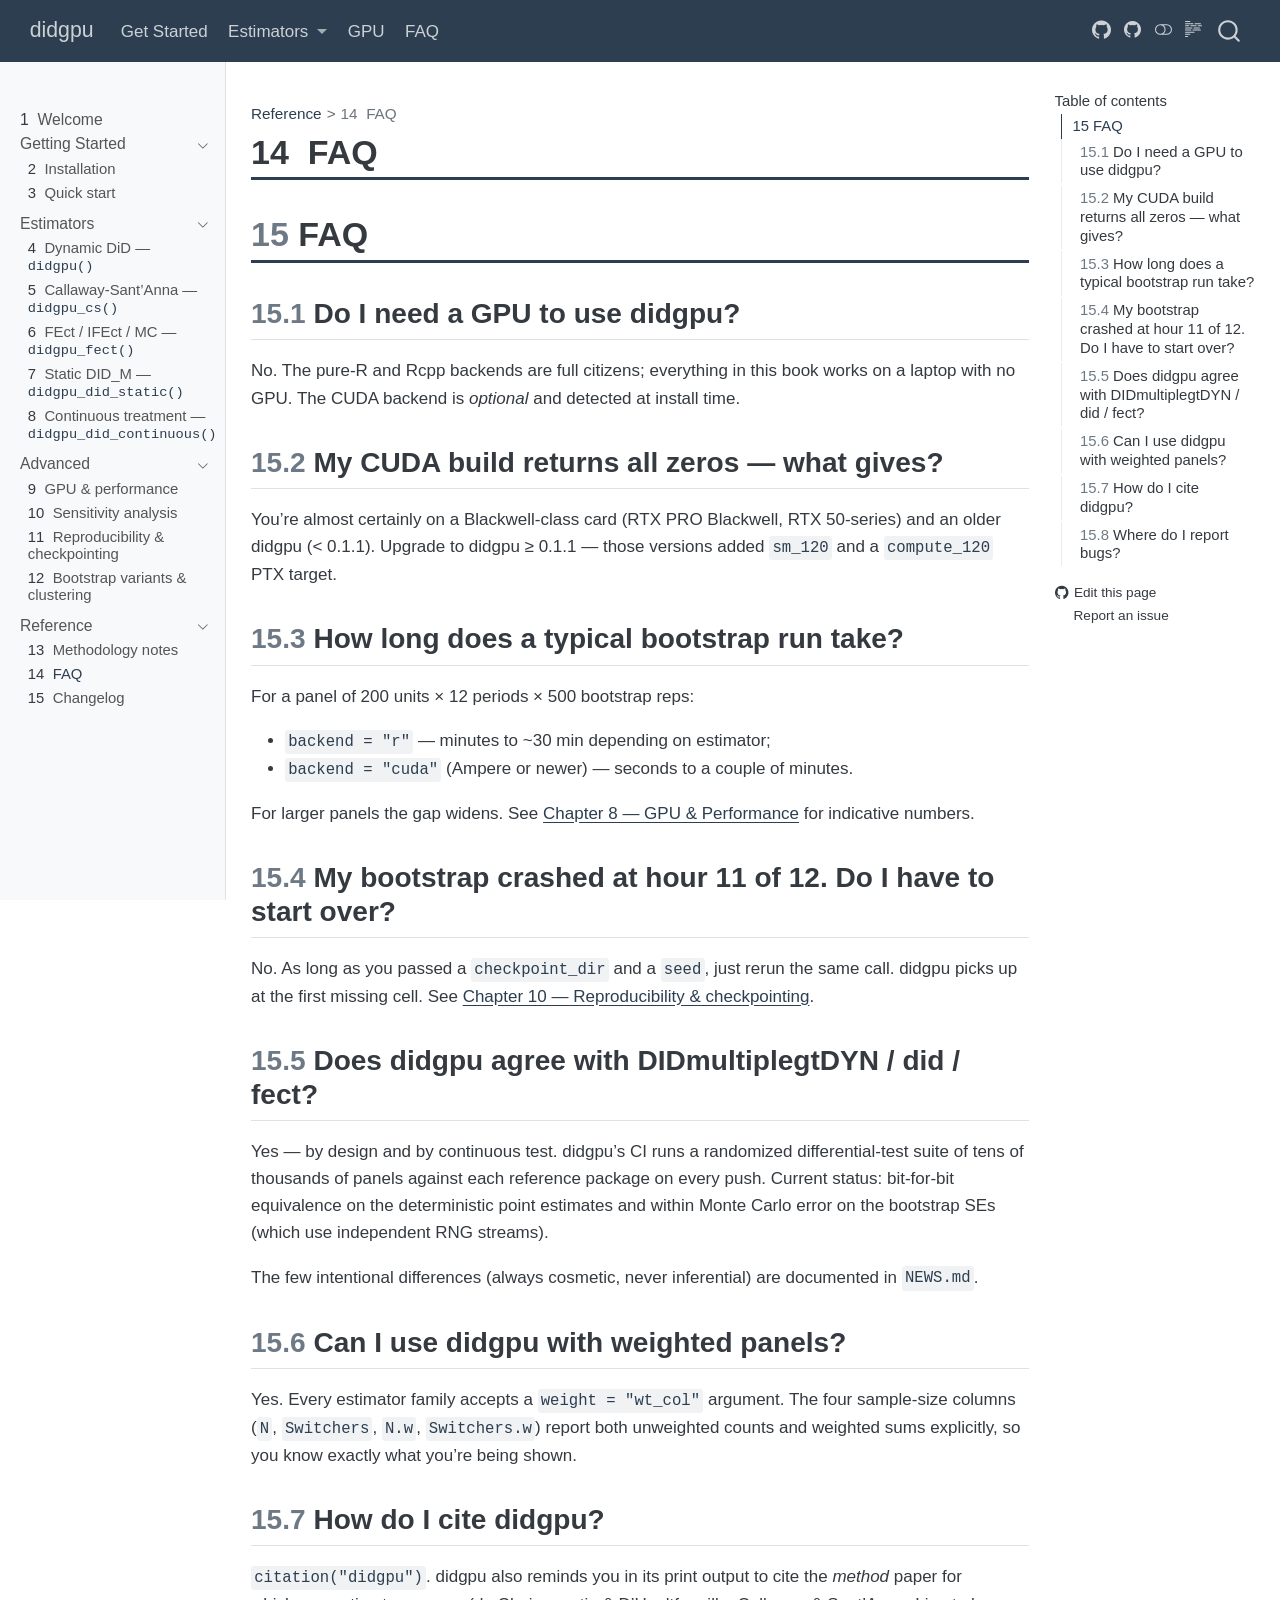
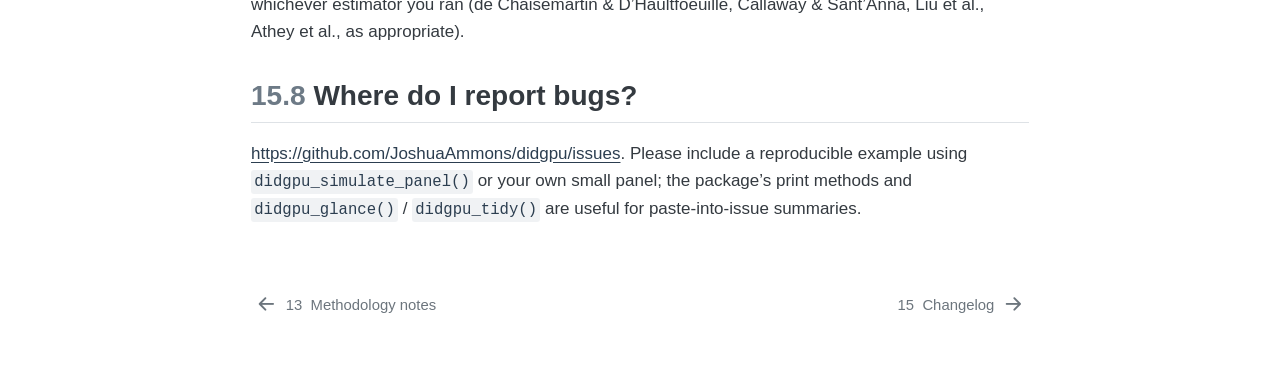
<file: docs/chapters/13-faq.html>
<!DOCTYPE html>
<html xmlns="http://www.w3.org/1999/xhtml" lang="en" xml:lang="en"><head>

<meta charset="utf-8">
<meta name="generator" content="quarto-1.10.20">

<meta name="viewport" content="width=device-width, initial-scale=1.0, user-scalable=yes">


<title>14&nbsp; FAQ – didgpu</title>
<style>
/* Default styles provided by pandoc.
** See https://pandoc.org/MANUAL.html#variables-for-html for config info.
*/
span.smallcaps{font-variant: small-caps;}
div.columns{display: flex; gap: 1.5em;}
div.column{flex: auto;}
@media screen {
div.columns{gap: min(4vw, 1.5em);}
div.column{overflow-x: auto;}
}
div.hanging-indent{margin-left: 1.5em; text-indent: -1.5em;}
ul.task-list{list-style: none;}
ul.task-list li input[type="checkbox"] {
  width: 0.8em;
  margin: 0 0.8em 0.2em -1em; /* quarto-specific, see https://github.com/quarto-dev/quarto-cli/issues/4556 */ 
  vertical-align: middle;
}
</style>


<script src="../site_libs/quarto-nav/quarto-nav.js"></script>
<script src="../site_libs/clipboard/clipboard.min.js"></script>
<script src="../site_libs/quarto-search/autocomplete.umd.js"></script>
<script src="../site_libs/quarto-search/fuse.min.js"></script>
<script src="../site_libs/quarto-search/quarto-search.js"></script>
<meta name="quarto:offset" content="../">
<link href="../chapters/14-changelog.html" rel="next">
<link href="../chapters/12-methodology.html" rel="prev">
<script src="../site_libs/quarto-html/quarto.js" type="module"></script>
<script src="../site_libs/quarto-html/tabsets/tabsets.js" type="module"></script>
<script src="../site_libs/quarto-html/popper.min.js"></script>
<script src="../site_libs/quarto-html/tippy.umd.min.js"></script>
<script src="../site_libs/quarto-html/anchor.min.js"></script>
<link href="../site_libs/quarto-html/tippy.css" rel="stylesheet">
<link href="../site_libs/quarto-html/quarto-syntax-highlighting-037217e6c28d56c71b2632f2f9eb880c.css" rel="stylesheet" class="quarto-color-scheme" id="quarto-text-highlighting-styles">
<link href="../site_libs/quarto-html/quarto-syntax-highlighting-dark-26686b57f204b6f573f201fd657d32b1.css" rel="stylesheet" class="quarto-color-scheme quarto-color-alternate" id="quarto-text-highlighting-styles">
<link href="../site_libs/quarto-html/quarto-syntax-highlighting-037217e6c28d56c71b2632f2f9eb880c.css" rel="stylesheet" class="quarto-color-scheme-extra" id="quarto-text-highlighting-styles">
<script src="../site_libs/bootstrap/bootstrap.min.js"></script>
<link href="../site_libs/bootstrap/bootstrap-icons.css" rel="stylesheet">
<link href="../site_libs/bootstrap/bootstrap-00d368c6e1366a14cff04419aaf4fc7a.min.css" rel="stylesheet" append-hash="true" class="quarto-color-scheme" id="quarto-bootstrap" data-mode="light">
<link href="../site_libs/bootstrap/bootstrap-dark-844e1678674bb9e9f4d702db5900df4b.min.css" rel="stylesheet" append-hash="true" class="quarto-color-scheme quarto-color-alternate" id="quarto-bootstrap" data-mode="dark">
<link href="../site_libs/bootstrap/bootstrap-00d368c6e1366a14cff04419aaf4fc7a.min.css" rel="stylesheet" append-hash="true" class="quarto-color-scheme-extra" id="quarto-bootstrap" data-mode="light">
<script id="quarto-search-options" type="application/json">{
  "location": "navbar",
  "copy-button": false,
  "collapse-after": 3,
  "panel-placement": "end",
  "type": "overlay",
  "limit": 50,
  "keyboard-shortcut": [
    "f",
    "/",
    "s"
  ],
  "show-item-context": false,
  "language": {
    "search-no-results-text": "No results",
    "search-matching-documents-text": "matching documents",
    "search-copy-link-title": "Copy link to search",
    "search-hide-matches-text": "Hide additional matches",
    "search-more-match-text": "more match in this document",
    "search-more-matches-text": "more matches in this document",
    "search-clear-button-title": "Clear",
    "search-text-placeholder": "",
    "search-detached-cancel-button-title": "Cancel",
    "search-submit-button-title": "Submit",
    "search-label": "Search"
  }
}</script>


<link rel="stylesheet" href="../styles.css">
</head>

<body class="nav-sidebar docked nav-fixed quarto-light"><script id="quarto-html-before-body" type="application/javascript">
    const toggleBodyColorMode = (bsSheetEl) => {
      const mode = bsSheetEl.getAttribute("data-mode");
      const bodyEl = window.document.querySelector("body");
      if (mode === "dark") {
        bodyEl.classList.add("quarto-dark");
        bodyEl.classList.remove("quarto-light");
      } else {
        bodyEl.classList.add("quarto-light");
        bodyEl.classList.remove("quarto-dark");
      }
    }
    const toggleBodyColorPrimary = () => {
      const bsSheetEl = window.document.querySelector("link#quarto-bootstrap:not([rel=disabled-stylesheet])");
      if (bsSheetEl) {
        toggleBodyColorMode(bsSheetEl);
      }
    }
    const setColorSchemeToggle = (alternate) => {
      const toggles = window.document.querySelectorAll('.quarto-color-scheme-toggle');
      for (let i=0; i < toggles.length; i++) {
        const toggle = toggles[i];
        if (toggle) {
          if (alternate) {
            toggle.classList.add("alternate");
          } else {
            toggle.classList.remove("alternate");
          }
        }
      }
    };
    const toggleColorMode = (alternate) => {
      // Switch the stylesheets
      const primaryStylesheets = window.document.querySelectorAll('link.quarto-color-scheme:not(.quarto-color-alternate)');
      const alternateStylesheets = window.document.querySelectorAll('link.quarto-color-scheme.quarto-color-alternate');
      manageTransitions('#quarto-margin-sidebar .nav-link', false);
      if (alternate) {
        // note: dark is layered on light, we don't disable primary!
        enableStylesheet(alternateStylesheets);
        for (const sheetNode of alternateStylesheets) {
          if (sheetNode.id === "quarto-bootstrap") {
            toggleBodyColorMode(sheetNode);
          }
        }
      } else {
        disableStylesheet(alternateStylesheets);
        enableStylesheet(primaryStylesheets)
        toggleBodyColorPrimary();
      }
      manageTransitions('#quarto-margin-sidebar .nav-link', true);
      // Switch the toggles
      setColorSchemeToggle(alternate)
      // Hack to workaround the fact that safari doesn't
      // properly recolor the scrollbar when toggling (#1455)
      if (navigator.userAgent.indexOf('Safari') > 0 && navigator.userAgent.indexOf('Chrome') == -1) {
        manageTransitions("body", false);
        window.scrollTo(0, 1);
        setTimeout(() => {
          window.scrollTo(0, 0);
          manageTransitions("body", true);
        }, 40);
      }
    }
    const disableStylesheet = (stylesheets) => {
      for (let i=0; i < stylesheets.length; i++) {
        const stylesheet = stylesheets[i];
        stylesheet.rel = 'disabled-stylesheet';
      }
    }
    const enableStylesheet = (stylesheets) => {
      for (let i=0; i < stylesheets.length; i++) {
        const stylesheet = stylesheets[i];
        if(stylesheet.rel !== 'stylesheet') { // for Chrome, which will still FOUC without this check
          stylesheet.rel = 'stylesheet';
        }
      }
    }
    const manageTransitions = (selector, allowTransitions) => {
      const els = window.document.querySelectorAll(selector);
      for (let i=0; i < els.length; i++) {
        const el = els[i];
        if (allowTransitions) {
          el.classList.remove('notransition');
        } else {
          el.classList.add('notransition');
        }
      }
    }
    const isFileUrl = () => {
      return window.location.protocol === 'file:';
    }
    const hasAlternateSentinel = () => {
      let styleSentinel = getColorSchemeSentinel();
      if (styleSentinel !== null) {
        return styleSentinel === "alternate";
      } else {
        return false;
      }
    }
    const setStyleSentinel = (alternate) => {
      const value = alternate ? "alternate" : "default";
      if (!isFileUrl()) {
        window.localStorage.setItem("quarto-color-scheme", value);
      } else {
        localAlternateSentinel = value;
      }
    }
    const getColorSchemeSentinel = () => {
      if (!isFileUrl()) {
        const storageValue = window.localStorage.getItem("quarto-color-scheme");
        return storageValue != null ? storageValue : localAlternateSentinel;
      } else {
        return localAlternateSentinel;
      }
    }
    const toggleGiscusIfUsed = (isAlternate, darkModeDefault) => {
      const baseTheme = document.querySelector('#giscus-base-theme')?.value ?? 'light';
      const alternateTheme = document.querySelector('#giscus-alt-theme')?.value ?? 'dark';
      let newTheme = '';
      if(authorPrefersDark) {
        newTheme = isAlternate ? baseTheme : alternateTheme;
      } else {
        newTheme = isAlternate ? alternateTheme : baseTheme;
      }
      const changeGiscusTheme = () => {
        // From: https://github.com/giscus/giscus/issues/336
        const sendMessage = (message) => {
          const iframe = document.querySelector('iframe.giscus-frame');
          if (!iframe) return;
          iframe.contentWindow.postMessage({ giscus: message }, 'https://giscus.app');
        }
        sendMessage({
          setConfig: {
            theme: newTheme
          }
        });
      }
      const isGiscussLoaded = window.document.querySelector('iframe.giscus-frame') !== null;
      if (isGiscussLoaded) {
        changeGiscusTheme();
      }
    };
    const authorPrefersDark = false;
    const darkModeDefault = authorPrefersDark;
      document.querySelector('link#quarto-text-highlighting-styles.quarto-color-scheme-extra').rel = 'disabled-stylesheet';
      document.querySelector('link#quarto-bootstrap.quarto-color-scheme-extra').rel = 'disabled-stylesheet';
    let localAlternateSentinel = darkModeDefault ? 'alternate' : 'default';
    // Dark / light mode switch
    window.quartoToggleColorScheme = () => {
      // Read the current dark / light value
      let toAlternate = !hasAlternateSentinel();
      toggleColorMode(toAlternate);
      setStyleSentinel(toAlternate);
      toggleGiscusIfUsed(toAlternate, darkModeDefault);
      window.dispatchEvent(new Event('resize'));
    };
    // Switch to dark mode if need be
    if (hasAlternateSentinel()) {
      toggleColorMode(true);
    } else {
      toggleColorMode(false);
    }
  </script>

<div id="quarto-search-results"></div>
  <header id="quarto-header" class="headroom fixed-top">
    <nav class="navbar navbar-expand-lg " data-bs-theme="dark">
      <div class="navbar-container container-fluid">
      <div class="navbar-brand-container mx-auto">
    <a class="navbar-brand" href="../index.html">
    <span class="navbar-title">didgpu</span>
    </a>
  </div>
            <div id="quarto-search" class="" title="Search"></div>
          <button class="navbar-toggler" type="button" data-bs-toggle="collapse" data-bs-target="#navbarCollapse" aria-controls="navbarCollapse" role="menu" aria-expanded="false" aria-label="Toggle navigation" onclick="if (window.quartoToggleHeadroom) { window.quartoToggleHeadroom(); }">
  <span class="navbar-toggler-icon"></span>
</button>
          <div class="collapse navbar-collapse" id="navbarCollapse">
            <ul class="navbar-nav navbar-nav-scroll me-auto">
  <li class="nav-item">
    <a class="nav-link active" href="../chapters/01-installation.html" aria-current="page"> 
<span class="menu-text">Get Started</span></a>
  </li>  
  <li class="nav-item dropdown ">
    <a class="nav-link dropdown-toggle" href="#" id="nav-menu-estimators" role="link" data-bs-toggle="dropdown" aria-expanded="false">
 <span class="menu-text">Estimators</span>
    </a>
    <ul class="dropdown-menu" aria-labelledby="nav-menu-estimators">    
        <li>
    <a class="dropdown-item" href="../chapters/03-dynamic-did.html">
 <span class="dropdown-text">Dynamic DID (didgpu)</span></a>
  </li>  
        <li>
    <a class="dropdown-item" href="../chapters/04-callaway-santanna.html">
 <span class="dropdown-text">Callaway-Sant’Anna (didgpu_cs)</span></a>
  </li>  
        <li>
    <a class="dropdown-item" href="../chapters/05-fect-ifect-mc.html">
 <span class="dropdown-text">FEct / IFEct / MC (didgpu_fect)</span></a>
  </li>  
        <li>
    <a class="dropdown-item" href="../chapters/06-static-did.html">
 <span class="dropdown-text">Static DID_M (didgpu_did_static)</span></a>
  </li>  
        <li>
    <a class="dropdown-item" href="../chapters/07-continuous-treatment.html">
 <span class="dropdown-text">Continuous (didgpu_did_continuous)</span></a>
  </li>  
    </ul>
  </li>
  <li class="nav-item">
    <a class="nav-link" href="../chapters/08-gpu-and-performance.html"> 
<span class="menu-text">GPU</span></a>
  </li>  
  <li class="nav-item">
    <a class="nav-link" href="../chapters/13-faq.html"> 
<span class="menu-text">FAQ</span></a>
  </li>  
</ul>
            <ul class="navbar-nav navbar-nav-scroll ms-auto">
  <li class="nav-item compact">
    <a class="nav-link" href="https://github.com/JoshuaAmmons/didgpu"> <i class="bi bi-github" role="img" aria-label="GitHub repo">
</i> 
<span class="menu-text"></span></a>
  </li>  
</ul>
          </div> <!-- /navcollapse -->
            <div class="quarto-navbar-tools tools-wide">
    <a href="https://github.com/JoshuaAmmons/didgpu" title="Source Code" class="quarto-navigation-tool px-1" aria-label="Source Code"><i class="bi bi-github"></i></a>
  <a href="" class="quarto-color-scheme-toggle quarto-navigation-tool  px-1" onclick="window.quartoToggleColorScheme(); return false;" title="Toggle dark mode"><i class="bi"></i></a>
  <a href="" class="quarto-reader-toggle quarto-navigation-tool px-1" onclick="window.quartoToggleReader(); return false;" title="Toggle reader mode">
  <div class="quarto-reader-toggle-btn">
  <i class="bi"></i>
  </div>
</a>
</div>
      </div> <!-- /container-fluid -->
    </nav>
  <nav class="quarto-secondary-nav">
    <div class="container-fluid d-flex">
      <button type="button" class="quarto-btn-toggle btn" data-bs-toggle="collapse" role="button" data-bs-target=".quarto-sidebar-collapse-item" aria-controls="quarto-sidebar" aria-expanded="false" aria-label="Toggle sidebar navigation" onclick="if (window.quartoToggleHeadroom) { window.quartoToggleHeadroom(); }">
        <i class="bi bi-layout-text-sidebar-reverse"></i>
      </button>
        <nav class="quarto-page-breadcrumbs" aria-label="breadcrumb"><ol class="breadcrumb"><li class="breadcrumb-item"><a href="../chapters/12-methodology.html">Reference</a></li><li class="breadcrumb-item"><a href="../chapters/13-faq.html"><span class="chapter-number">14</span>&nbsp; <span class="chapter-title">FAQ</span></a></li></ol></nav>
        <a class="flex-grow-1" role="navigation" data-bs-toggle="collapse" data-bs-target=".quarto-sidebar-collapse-item" aria-controls="quarto-sidebar" aria-expanded="false" aria-label="Toggle sidebar navigation" onclick="if (window.quartoToggleHeadroom) { window.quartoToggleHeadroom(); }">      
        </a>
    </div>
  </nav>
</header>
<!-- content -->
<div id="quarto-content" class="quarto-container page-columns page-rows-contents page-layout-article page-navbar">
<!-- sidebar -->
  <nav id="quarto-sidebar" class="sidebar collapse collapse-horizontal quarto-sidebar-collapse-item sidebar-navigation docked overflow-auto">
    <div class="sidebar-menu-container"> 
    <ul class="list-unstyled mt-1">
        <li class="sidebar-item">
  <div class="sidebar-item-container"> 
  <a href="../index.html" class="sidebar-item-text sidebar-link">
 <span class="menu-text"><span class="chapter-number">1</span>&nbsp; <span class="chapter-title">Welcome</span></span></a>
  </div>
</li>
        <li class="sidebar-item sidebar-item-section">
      <div class="sidebar-item-container"> 
            <a class="sidebar-item-text sidebar-link text-start" data-bs-toggle="collapse" data-bs-target="#quarto-sidebar-section-1" role="navigation" aria-expanded="true">
 <span class="menu-text">Getting Started</span></a>
          <a class="sidebar-item-toggle text-start" data-bs-toggle="collapse" data-bs-target="#quarto-sidebar-section-1" role="navigation" aria-expanded="true" aria-label="Toggle section">
            <i class="bi bi-chevron-right ms-2"></i>
          </a> 
      </div>
      <ul id="quarto-sidebar-section-1" class="collapse list-unstyled sidebar-section depth1 show">  
          <li class="sidebar-item">
  <div class="sidebar-item-container"> 
  <a href="../chapters/01-installation.html" class="sidebar-item-text sidebar-link">
 <span class="menu-text"><span class="chapter-number">2</span>&nbsp; <span class="chapter-title">Installation</span></span></a>
  </div>
</li>
          <li class="sidebar-item">
  <div class="sidebar-item-container"> 
  <a href="../chapters/02-quickstart.html" class="sidebar-item-text sidebar-link">
 <span class="menu-text"><span class="chapter-number">3</span>&nbsp; <span class="chapter-title">Quick start</span></span></a>
  </div>
</li>
      </ul>
  </li>
        <li class="sidebar-item sidebar-item-section">
      <div class="sidebar-item-container"> 
            <a class="sidebar-item-text sidebar-link text-start" data-bs-toggle="collapse" data-bs-target="#quarto-sidebar-section-2" role="navigation" aria-expanded="true">
 <span class="menu-text">Estimators</span></a>
          <a class="sidebar-item-toggle text-start" data-bs-toggle="collapse" data-bs-target="#quarto-sidebar-section-2" role="navigation" aria-expanded="true" aria-label="Toggle section">
            <i class="bi bi-chevron-right ms-2"></i>
          </a> 
      </div>
      <ul id="quarto-sidebar-section-2" class="collapse list-unstyled sidebar-section depth1 show">  
          <li class="sidebar-item">
  <div class="sidebar-item-container"> 
  <a href="../chapters/03-dynamic-did.html" class="sidebar-item-text sidebar-link">
 <span class="menu-text"><span class="chapter-number">4</span>&nbsp; <span class="chapter-title">Dynamic DiD — <code>didgpu()</code></span></span></a>
  </div>
</li>
          <li class="sidebar-item">
  <div class="sidebar-item-container"> 
  <a href="../chapters/04-callaway-santanna.html" class="sidebar-item-text sidebar-link">
 <span class="menu-text"><span class="chapter-number">5</span>&nbsp; <span class="chapter-title">Callaway-Sant’Anna — <code>didgpu_cs()</code></span></span></a>
  </div>
</li>
          <li class="sidebar-item">
  <div class="sidebar-item-container"> 
  <a href="../chapters/05-fect-ifect-mc.html" class="sidebar-item-text sidebar-link">
 <span class="menu-text"><span class="chapter-number">6</span>&nbsp; <span class="chapter-title">FEct / IFEct / MC — <code>didgpu_fect()</code></span></span></a>
  </div>
</li>
          <li class="sidebar-item">
  <div class="sidebar-item-container"> 
  <a href="../chapters/06-static-did.html" class="sidebar-item-text sidebar-link">
 <span class="menu-text"><span class="chapter-number">7</span>&nbsp; <span class="chapter-title">Static DID_M — <code>didgpu_did_static()</code></span></span></a>
  </div>
</li>
          <li class="sidebar-item">
  <div class="sidebar-item-container"> 
  <a href="../chapters/07-continuous-treatment.html" class="sidebar-item-text sidebar-link">
 <span class="menu-text"><span class="chapter-number">8</span>&nbsp; <span class="chapter-title">Continuous treatment — <code>didgpu_did_continuous()</code></span></span></a>
  </div>
</li>
      </ul>
  </li>
        <li class="sidebar-item sidebar-item-section">
      <div class="sidebar-item-container"> 
            <a class="sidebar-item-text sidebar-link text-start" data-bs-toggle="collapse" data-bs-target="#quarto-sidebar-section-3" role="navigation" aria-expanded="true">
 <span class="menu-text">Advanced</span></a>
          <a class="sidebar-item-toggle text-start" data-bs-toggle="collapse" data-bs-target="#quarto-sidebar-section-3" role="navigation" aria-expanded="true" aria-label="Toggle section">
            <i class="bi bi-chevron-right ms-2"></i>
          </a> 
      </div>
      <ul id="quarto-sidebar-section-3" class="collapse list-unstyled sidebar-section depth1 show">  
          <li class="sidebar-item">
  <div class="sidebar-item-container"> 
  <a href="../chapters/08-gpu-and-performance.html" class="sidebar-item-text sidebar-link">
 <span class="menu-text"><span class="chapter-number">9</span>&nbsp; <span class="chapter-title">GPU &amp; performance</span></span></a>
  </div>
</li>
          <li class="sidebar-item">
  <div class="sidebar-item-container"> 
  <a href="../chapters/09-sensitivity-honestdid.html" class="sidebar-item-text sidebar-link">
 <span class="menu-text"><span class="chapter-number">10</span>&nbsp; <span class="chapter-title">Sensitivity analysis</span></span></a>
  </div>
</li>
          <li class="sidebar-item">
  <div class="sidebar-item-container"> 
  <a href="../chapters/10-reproducibility-checkpointing.html" class="sidebar-item-text sidebar-link">
 <span class="menu-text"><span class="chapter-number">11</span>&nbsp; <span class="chapter-title">Reproducibility &amp; checkpointing</span></span></a>
  </div>
</li>
          <li class="sidebar-item">
  <div class="sidebar-item-container"> 
  <a href="../chapters/11-bootstrap-and-clustering.html" class="sidebar-item-text sidebar-link">
 <span class="menu-text"><span class="chapter-number">12</span>&nbsp; <span class="chapter-title">Bootstrap variants &amp; clustering</span></span></a>
  </div>
</li>
      </ul>
  </li>
        <li class="sidebar-item sidebar-item-section">
      <div class="sidebar-item-container"> 
            <a class="sidebar-item-text sidebar-link text-start" data-bs-toggle="collapse" data-bs-target="#quarto-sidebar-section-4" role="navigation" aria-expanded="true">
 <span class="menu-text">Reference</span></a>
          <a class="sidebar-item-toggle text-start" data-bs-toggle="collapse" data-bs-target="#quarto-sidebar-section-4" role="navigation" aria-expanded="true" aria-label="Toggle section">
            <i class="bi bi-chevron-right ms-2"></i>
          </a> 
      </div>
      <ul id="quarto-sidebar-section-4" class="collapse list-unstyled sidebar-section depth1 show">  
          <li class="sidebar-item">
  <div class="sidebar-item-container"> 
  <a href="../chapters/12-methodology.html" class="sidebar-item-text sidebar-link">
 <span class="menu-text"><span class="chapter-number">13</span>&nbsp; <span class="chapter-title">Methodology notes</span></span></a>
  </div>
</li>
          <li class="sidebar-item">
  <div class="sidebar-item-container"> 
  <a href="../chapters/13-faq.html" class="sidebar-item-text sidebar-link active">
 <span class="menu-text"><span class="chapter-number">14</span>&nbsp; <span class="chapter-title">FAQ</span></span></a>
  </div>
</li>
          <li class="sidebar-item">
  <div class="sidebar-item-container"> 
  <a href="../chapters/14-changelog.html" class="sidebar-item-text sidebar-link">
 <span class="menu-text"><span class="chapter-number">15</span>&nbsp; <span class="chapter-title">Changelog</span></span></a>
  </div>
</li>
      </ul>
  </li>
    </ul>
    </div>
</nav>
<div id="quarto-sidebar-glass" class="quarto-sidebar-collapse-item" data-bs-toggle="collapse" data-bs-target=".quarto-sidebar-collapse-item"></div>
<!-- margin-sidebar -->
    <div id="quarto-margin-sidebar" class="sidebar margin-sidebar">
        <nav id="TOC" role="doc-toc" class="toc-active">
    <h2 id="toc-title">Table of contents</h2>
   
  <ul>
  <li><a href="#faq" id="toc-faq" class="nav-link active" data-scroll-target="#faq"><span class="header-section-number">15</span> FAQ</a>
  <ul class="collapse">
  <li><a href="#do-i-need-a-gpu-to-use-didgpu" id="toc-do-i-need-a-gpu-to-use-didgpu" class="nav-link" data-scroll-target="#do-i-need-a-gpu-to-use-didgpu"><span class="header-section-number">15.1</span> Do I need a GPU to use didgpu?</a></li>
  <li><a href="#my-cuda-build-returns-all-zeros-what-gives" id="toc-my-cuda-build-returns-all-zeros-what-gives" class="nav-link" data-scroll-target="#my-cuda-build-returns-all-zeros-what-gives"><span class="header-section-number">15.2</span> My CUDA build returns all zeros — what gives?</a></li>
  <li><a href="#how-long-does-a-typical-bootstrap-run-take" id="toc-how-long-does-a-typical-bootstrap-run-take" class="nav-link" data-scroll-target="#how-long-does-a-typical-bootstrap-run-take"><span class="header-section-number">15.3</span> How long does a typical bootstrap run take?</a></li>
  <li><a href="#my-bootstrap-crashed-at-hour-11-of-12.-do-i-have-to-start-over" id="toc-my-bootstrap-crashed-at-hour-11-of-12.-do-i-have-to-start-over" class="nav-link" data-scroll-target="#my-bootstrap-crashed-at-hour-11-of-12.-do-i-have-to-start-over"><span class="header-section-number">15.4</span> My bootstrap crashed at hour 11 of 12. Do I have to start over?</a></li>
  <li><a href="#does-didgpu-agree-with-didmultiplegtdyn-did-fect" id="toc-does-didgpu-agree-with-didmultiplegtdyn-did-fect" class="nav-link" data-scroll-target="#does-didgpu-agree-with-didmultiplegtdyn-did-fect"><span class="header-section-number">15.5</span> Does didgpu agree with DIDmultiplegtDYN / did / fect?</a></li>
  <li><a href="#can-i-use-didgpu-with-weighted-panels" id="toc-can-i-use-didgpu-with-weighted-panels" class="nav-link" data-scroll-target="#can-i-use-didgpu-with-weighted-panels"><span class="header-section-number">15.6</span> Can I use didgpu with weighted panels?</a></li>
  <li><a href="#how-do-i-cite-didgpu" id="toc-how-do-i-cite-didgpu" class="nav-link" data-scroll-target="#how-do-i-cite-didgpu"><span class="header-section-number">15.7</span> How do I cite didgpu?</a></li>
  <li><a href="#where-do-i-report-bugs" id="toc-where-do-i-report-bugs" class="nav-link" data-scroll-target="#where-do-i-report-bugs"><span class="header-section-number">15.8</span> Where do I report bugs?</a></li>
  </ul></li>
  </ul>
<div class="toc-actions"><ul><li><a href="https://github.com/JoshuaAmmons/didgpu/edit/main/chapters/13-faq.qmd" class="toc-action"><i class="bi bi-github"></i>Edit this page</a></li><li><a href="https://github.com/JoshuaAmmons/didgpu/issues/new" class="toc-action"><i class="bi empty"></i>Report an issue</a></li></ul></div></nav>
    </div>
<!-- main -->
<main class="content" id="quarto-document-content">


<header id="title-block-header" class="quarto-title-block default"><nav class="quarto-page-breadcrumbs quarto-title-breadcrumbs d-none d-lg-block" aria-label="breadcrumb"><ol class="breadcrumb"><li class="breadcrumb-item"><a href="../chapters/12-methodology.html">Reference</a></li><li class="breadcrumb-item"><a href="../chapters/13-faq.html"><span class="chapter-number">14</span>&nbsp; <span class="chapter-title">FAQ</span></a></li></ol></nav>
<div class="quarto-title">
<h1 class="title"><span class="chapter-number">14</span>&nbsp; <span class="chapter-title">FAQ</span></h1>
</div>



<div class="quarto-title-meta">

    
  
    
  </div>
  


</header>


<section id="faq" class="level1" data-number="15">
<h1 data-number="15"><span class="header-section-number">15</span> FAQ</h1>
<section id="do-i-need-a-gpu-to-use-didgpu" class="level2" data-number="15.1">
<h2 data-number="15.1" class="anchored" data-anchor-id="do-i-need-a-gpu-to-use-didgpu"><span class="header-section-number">15.1</span> Do I need a GPU to use didgpu?</h2>
<p>No.&nbsp;The pure-R and Rcpp backends are full citizens; everything in this book works on a laptop with no GPU. The CUDA backend is <em>optional</em> and detected at install time.</p>
</section>
<section id="my-cuda-build-returns-all-zeros-what-gives" class="level2" data-number="15.2">
<h2 data-number="15.2" class="anchored" data-anchor-id="my-cuda-build-returns-all-zeros-what-gives"><span class="header-section-number">15.2</span> My CUDA build returns all zeros — what gives?</h2>
<p>You’re almost certainly on a Blackwell-class card (RTX PRO Blackwell, RTX 50-series) and an older didgpu (&lt; 0.1.1). Upgrade to didgpu ≥ 0.1.1 — those versions added <code>sm_120</code> and a <code>compute_120</code> PTX target.</p>
</section>
<section id="how-long-does-a-typical-bootstrap-run-take" class="level2" data-number="15.3">
<h2 data-number="15.3" class="anchored" data-anchor-id="how-long-does-a-typical-bootstrap-run-take"><span class="header-section-number">15.3</span> How long does a typical bootstrap run take?</h2>
<p>For a panel of 200 units × 12 periods × 500 bootstrap reps:</p>
<ul>
<li><code>backend = "r"</code> — minutes to ~30 min depending on estimator;</li>
<li><code>backend = "cuda"</code> (Ampere or newer) — seconds to a couple of minutes.</li>
</ul>
<p>For larger panels the gap widens. See <a href="../chapters/08-gpu-and-performance.html">Chapter 8 — GPU &amp; Performance</a> for indicative numbers.</p>
</section>
<section id="my-bootstrap-crashed-at-hour-11-of-12.-do-i-have-to-start-over" class="level2" data-number="15.4">
<h2 data-number="15.4" class="anchored" data-anchor-id="my-bootstrap-crashed-at-hour-11-of-12.-do-i-have-to-start-over"><span class="header-section-number">15.4</span> My bootstrap crashed at hour 11 of 12. Do I have to start over?</h2>
<p>No.&nbsp;As long as you passed a <code>checkpoint_dir</code> and a <code>seed</code>, just rerun the same call. didgpu picks up at the first missing cell. See <a href="../chapters/10-reproducibility-checkpointing.html">Chapter 10 — Reproducibility &amp; checkpointing</a>.</p>
</section>
<section id="does-didgpu-agree-with-didmultiplegtdyn-did-fect" class="level2" data-number="15.5">
<h2 data-number="15.5" class="anchored" data-anchor-id="does-didgpu-agree-with-didmultiplegtdyn-did-fect"><span class="header-section-number">15.5</span> Does didgpu agree with DIDmultiplegtDYN / did / fect?</h2>
<p>Yes — by design and by continuous test. didgpu’s CI runs a randomized differential-test suite of tens of thousands of panels against each reference package on every push. Current status: bit-for-bit equivalence on the deterministic point estimates and within Monte Carlo error on the bootstrap SEs (which use independent RNG streams).</p>
<p>The few intentional differences (always cosmetic, never inferential) are documented in <code>NEWS.md</code>.</p>
</section>
<section id="can-i-use-didgpu-with-weighted-panels" class="level2" data-number="15.6">
<h2 data-number="15.6" class="anchored" data-anchor-id="can-i-use-didgpu-with-weighted-panels"><span class="header-section-number">15.6</span> Can I use didgpu with weighted panels?</h2>
<p>Yes. Every estimator family accepts a <code>weight = "wt_col"</code> argument. The four sample-size columns (<code>N</code>, <code>Switchers</code>, <code>N.w</code>, <code>Switchers.w</code>) report both unweighted counts and weighted sums explicitly, so you know exactly what you’re being shown.</p>
</section>
<section id="how-do-i-cite-didgpu" class="level2" data-number="15.7">
<h2 data-number="15.7" class="anchored" data-anchor-id="how-do-i-cite-didgpu"><span class="header-section-number">15.7</span> How do I cite didgpu?</h2>
<p><code>citation("didgpu")</code>. didgpu also reminds you in its print output to cite the <em>method</em> paper for whichever estimator you ran (de Chaisemartin &amp; D’Haultfoeuille, Callaway &amp; Sant’Anna, Liu et al., Athey et al., as appropriate).</p>
</section>
<section id="where-do-i-report-bugs" class="level2" data-number="15.8">
<h2 data-number="15.8" class="anchored" data-anchor-id="where-do-i-report-bugs"><span class="header-section-number">15.8</span> Where do I report bugs?</h2>
<p><a href="https://github.com/JoshuaAmmons/didgpu/issues" class="uri">https://github.com/JoshuaAmmons/didgpu/issues</a>. Please include a reproducible example using <code>didgpu_simulate_panel()</code> or your own small panel; the package’s print methods and <code>didgpu_glance()</code> / <code>didgpu_tidy()</code> are useful for paste-into-issue summaries.</p>


</section>
</section>

</main> <!-- /main -->
<script id="quarto-html-after-body" type="application/javascript">
  window.document.addEventListener("DOMContentLoaded", function (event) {
    // Ensure there is a toggle, if there isn't float one in the top right
    if (window.document.querySelector('.quarto-color-scheme-toggle') === null) {
      const a = window.document.createElement('a');
      a.classList.add('top-right');
      a.classList.add('quarto-color-scheme-toggle');
      a.href = "";
      a.onclick = function() { try { window.quartoToggleColorScheme(); } catch {} return false; };
      const i = window.document.createElement("i");
      i.classList.add('bi');
      a.appendChild(i);
      window.document.body.appendChild(a);
    }
    setColorSchemeToggle(hasAlternateSentinel())
    const icon = "";
    const anchorJS = new window.AnchorJS();
    anchorJS.options = {
      placement: 'right',
      icon: icon
    };
    anchorJS.add('.anchored');
    const isCodeAnnotation = (el) => {
      for (const clz of el.classList) {
        if (clz.startsWith('code-annotation-')) {                     
          return true;
        }
      }
      return false;
    }
    const onCopySuccess = function(e) {
      // button target
      const button = e.trigger;
      // don't keep focus
      button.blur();
      // flash "checked"
      button.classList.add('code-copy-button-checked');
      var currentTitle = button.getAttribute("title");
      button.setAttribute("title", "Copied!");
      let tooltip;
      if (window.bootstrap) {
        button.setAttribute("data-bs-toggle", "tooltip");
        button.setAttribute("data-bs-placement", "left");
        button.setAttribute("data-bs-title", "Copied!");
        tooltip = new bootstrap.Tooltip(button, 
          { trigger: "manual", 
            customClass: "code-copy-button-tooltip",
            offset: [0, -8]});
        tooltip.show();    
      }
      setTimeout(function() {
        if (tooltip) {
          tooltip.hide();
          button.removeAttribute("data-bs-title");
          button.removeAttribute("data-bs-toggle");
          button.removeAttribute("data-bs-placement");
        }
        button.setAttribute("title", currentTitle);
        button.classList.remove('code-copy-button-checked');
      }, 1000);
      // clear code selection
      e.clearSelection();
    }
    const getTextToCopy = function(trigger) {
      const outerScaffold = trigger.parentElement.cloneNode(true);
      const codeEl = outerScaffold.querySelector('code');
      for (const childEl of codeEl.children) {
        if (isCodeAnnotation(childEl)) {
          childEl.remove();
        }
      }
      return codeEl.innerText;
    }
    const clipboard = new window.ClipboardJS('.code-copy-button:not([data-in-quarto-modal])', {
      text: getTextToCopy
    });
    clipboard.on('success', onCopySuccess);
    if (window.document.getElementById('quarto-embedded-source-code-modal')) {
      const clipboardModal = new window.ClipboardJS('.code-copy-button[data-in-quarto-modal]', {
        text: getTextToCopy,
        container: window.document.getElementById('quarto-embedded-source-code-modal')
      });
      clipboardModal.on('success', onCopySuccess);
    }
      var localhostRegex = new RegExp(/^(?:http|https):\/\/localhost\:?[0-9]*\//);
      var mailtoRegex = new RegExp(/^mailto:/);
        var filterRegex = new RegExp('/' + window.location.host + '/');
      var isInternal = (href) => {
          return filterRegex.test(href) || localhostRegex.test(href) || mailtoRegex.test(href);
      }
      // Inspect non-navigation links and adorn them if external
     var links = window.document.querySelectorAll('a[href]:not(.nav-link):not(.navbar-brand):not(.toc-action):not(.sidebar-link):not(.sidebar-item-toggle):not(.pagination-link):not(.no-external):not([aria-hidden]):not(.dropdown-item):not(.quarto-navigation-tool):not(.about-link)');
      for (var i=0; i<links.length; i++) {
        const link = links[i];
        if (!isInternal(link.href)) {
          // undo the damage that might have been done by quarto-nav.js in the case of
          // links that we want to consider external
          if (link.dataset.originalHref !== undefined) {
            link.href = link.dataset.originalHref;
          }
        }
      }
    function tippyHover(el, contentFn, onTriggerFn, onUntriggerFn) {
      const config = {
        allowHTML: true,
        maxWidth: 500,
        delay: 100,
        arrow: false,
        appendTo: function(el) {
            return el.parentElement;
        },
        interactive: true,
        interactiveBorder: 10,
        theme: 'quarto',
        placement: 'bottom-start',
      };
      if (contentFn) {
        config.content = contentFn;
      }
      if (onTriggerFn) {
        config.onTrigger = onTriggerFn;
      }
      if (onUntriggerFn) {
        config.onUntrigger = onUntriggerFn;
      }
      window.tippy(el, config); 
    }
    const noterefs = window.document.querySelectorAll('a[role="doc-noteref"]');
    for (var i=0; i<noterefs.length; i++) {
      const ref = noterefs[i];
      tippyHover(ref, function() {
        // use id or data attribute instead here
        let href = ref.getAttribute('data-footnote-href') || ref.getAttribute('href');
        try { href = new URL(href).hash; } catch {}
        const id = href.replace(/^#\/?/, "");
        const note = window.document.getElementById(id);
        if (note) {
          return note.innerHTML;
        } else {
          return "";
        }
      });
    }
    const xrefs = window.document.querySelectorAll('a.quarto-xref');
    const processXRef = (id, note) => {
      // Strip column container classes
      const stripColumnClz = (el) => {
        el.classList.remove("page-full", "page-columns");
        if (el.children) {
          for (const child of el.children) {
            stripColumnClz(child);
          }
        }
      }
      stripColumnClz(note)
      if (id === null || id.startsWith('sec-')) {
        // Special case sections, only their first couple elements
        const container = document.createElement("div");
        if (note.children && note.children.length > 2) {
          container.appendChild(note.children[0].cloneNode(true));
          for (let i = 1; i < note.children.length; i++) {
            const child = note.children[i];
            if (child.tagName === "P" && child.innerText === "") {
              continue;
            } else {
              container.appendChild(child.cloneNode(true));
              break;
            }
          }
          if (window.Quarto?.typesetMath) {
            window.Quarto.typesetMath(container);
          }
          return container.innerHTML
        } else {
          if (window.Quarto?.typesetMath) {
            window.Quarto.typesetMath(note);
          }
          return note.innerHTML;
        }
      } else {
        // Remove any anchor links if they are present
        const anchorLink = note.querySelector('a.anchorjs-link');
        if (anchorLink) {
          anchorLink.remove();
        }
        if (window.Quarto?.typesetMath) {
          window.Quarto.typesetMath(note);
        }
        if (note.classList.contains("callout")) {
          return note.outerHTML;
        } else {
          return note.innerHTML;
        }
      }
    }
    for (var i=0; i<xrefs.length; i++) {
      const xref = xrefs[i];
      tippyHover(xref, undefined, function(instance) {
        instance.disable();
        let url = xref.getAttribute('href');
        let hash = undefined; 
        if (url.startsWith('#')) {
          hash = url;
        } else {
          try { hash = new URL(url).hash; } catch {}
        }
        if (hash) {
          const id = hash.replace(/^#\/?/, "");
          const note = window.document.getElementById(id);
          if (note !== null) {
            try {
              const html = processXRef(id, note.cloneNode(true));
              instance.setContent(html);
            } finally {
              instance.enable();
              instance.show();
            }
          } else {
            // See if we can fetch this
            fetch(url.split('#')[0])
            .then(res => res.text())
            .then(html => {
              const parser = new DOMParser();
              const htmlDoc = parser.parseFromString(html, "text/html");
              const note = htmlDoc.getElementById(id);
              if (note !== null) {
                const html = processXRef(id, note);
                instance.setContent(html);
              } 
            }).finally(() => {
              instance.enable();
              instance.show();
            });
          }
        } else {
          // See if we can fetch a full url (with no hash to target)
          // This is a special case and we should probably do some content thinning / targeting
          fetch(url)
          .then(res => res.text())
          .then(html => {
            const parser = new DOMParser();
            const htmlDoc = parser.parseFromString(html, "text/html");
            const note = htmlDoc.querySelector('main.content');
            if (note !== null) {
              // This should only happen for chapter cross references
              // (since there is no id in the URL)
              // remove the first header
              if (note.children.length > 0 && note.children[0].tagName === "HEADER") {
                note.children[0].remove();
              }
              const html = processXRef(null, note);
              instance.setContent(html);
            } 
          }).finally(() => {
            instance.enable();
            instance.show();
          });
        }
      }, function(instance) {
      });
    }
        let selectedAnnoteEl;
        const selectorForAnnotation = ( cell, annotation) => {
          let cellAttr = 'data-code-cell="' + cell + '"';
          let lineAttr = 'data-code-annotation="' +  annotation + '"';
          const selector = 'span[' + cellAttr + '][' + lineAttr + ']';
          return selector;
        }
        const selectCodeLines = (annoteEl) => {
          const doc = window.document;
          const targetCell = annoteEl.getAttribute("data-target-cell");
          const targetAnnotation = annoteEl.getAttribute("data-target-annotation");
          const annoteSpan = window.document.querySelector(selectorForAnnotation(targetCell, targetAnnotation));
          const lines = annoteSpan.getAttribute("data-code-lines").split(",");
          const lineIds = lines.map((line) => {
            return targetCell + "-" + line;
          })
          let top = null;
          let height = null;
          let parent = null;
          if (lineIds.length > 0) {
              //compute the position of the single el (top and bottom and make a div)
              const el = window.document.getElementById(lineIds[0]);
              top = el.offsetTop;
              height = el.offsetHeight;
              parent = el.parentElement.parentElement;
            if (lineIds.length > 1) {
              const lastEl = window.document.getElementById(lineIds[lineIds.length - 1]);
              const bottom = lastEl.offsetTop + lastEl.offsetHeight;
              height = bottom - top;
            }
            if (top !== null && height !== null && parent !== null) {
              // cook up a div (if necessary) and position it 
              let div = window.document.getElementById("code-annotation-line-highlight");
              if (div === null) {
                div = window.document.createElement("div");
                div.setAttribute("id", "code-annotation-line-highlight");
                div.style.position = 'absolute';
                parent.appendChild(div);
              }
              div.style.top = top - 2 + "px";
              div.style.height = height + 4 + "px";
              div.style.left = 0;
              let gutterDiv = window.document.getElementById("code-annotation-line-highlight-gutter");
              if (gutterDiv === null) {
                gutterDiv = window.document.createElement("div");
                gutterDiv.setAttribute("id", "code-annotation-line-highlight-gutter");
                gutterDiv.style.position = 'absolute';
                const codeCell = window.document.getElementById(targetCell);
                const gutter = codeCell.querySelector('.code-annotation-gutter');
                gutter.appendChild(gutterDiv);
              }
              gutterDiv.style.top = top - 2 + "px";
              gutterDiv.style.height = height + 4 + "px";
            }
            selectedAnnoteEl = annoteEl;
          }
        };
        const unselectCodeLines = () => {
          const elementsIds = ["code-annotation-line-highlight", "code-annotation-line-highlight-gutter"];
          elementsIds.forEach((elId) => {
            const div = window.document.getElementById(elId);
            if (div) {
              div.remove();
            }
          });
          selectedAnnoteEl = undefined;
        };
          // Handle positioning of the toggle
      window.addEventListener(
        "resize",
        throttle(() => {
          elRect = undefined;
          if (selectedAnnoteEl) {
            selectCodeLines(selectedAnnoteEl);
          }
        }, 10)
      );
      function throttle(fn, ms) {
      let throttle = false;
      let timer;
        return (...args) => {
          if(!throttle) { // first call gets through
              fn.apply(this, args);
              throttle = true;
          } else { // all the others get throttled
              if(timer) clearTimeout(timer); // cancel #2
              timer = setTimeout(() => {
                fn.apply(this, args);
                timer = throttle = false;
              }, ms);
          }
        };
      }
        // Attach click handler to the DT
        const annoteDls = window.document.querySelectorAll('dt[data-target-cell]');
        for (const annoteDlNode of annoteDls) {
          annoteDlNode.addEventListener('click', (event) => {
            const clickedEl = event.target;
            if (clickedEl !== selectedAnnoteEl) {
              unselectCodeLines();
              const activeEl = window.document.querySelector('dt[data-target-cell].code-annotation-active');
              if (activeEl) {
                activeEl.classList.remove('code-annotation-active');
              }
              selectCodeLines(clickedEl);
              clickedEl.classList.add('code-annotation-active');
            } else {
              // Unselect the line
              unselectCodeLines();
              clickedEl.classList.remove('code-annotation-active');
            }
          });
        }
    const findCites = (el) => {
      const parentEl = el.parentElement;
      if (parentEl) {
        const cites = parentEl.dataset.cites;
        if (cites) {
          return {
            el,
            cites: cites.split(' ')
          };
        } else {
          return findCites(el.parentElement)
        }
      } else {
        return undefined;
      }
    };
    var bibliorefs = window.document.querySelectorAll('a[role="doc-biblioref"]');
    for (var i=0; i<bibliorefs.length; i++) {
      const ref = bibliorefs[i];
      const citeInfo = findCites(ref);
      if (citeInfo) {
        tippyHover(citeInfo.el, function() {
          var popup = window.document.createElement('div');
          citeInfo.cites.forEach(function(cite) {
            var citeDiv = window.document.createElement('div');
            citeDiv.classList.add('hanging-indent');
            citeDiv.classList.add('csl-entry');
            var biblioDiv = window.document.getElementById('ref-' + cite);
            if (biblioDiv) {
              citeDiv.innerHTML = biblioDiv.innerHTML;
            }
            popup.appendChild(citeDiv);
          });
          return popup.innerHTML;
        });
      }
    }
  });
  </script>
<nav class="page-navigation">
  <div class="nav-page nav-page-previous">
      <a href="../chapters/12-methodology.html" class="pagination-link" aria-label="Methodology notes">
        <i class="bi bi-arrow-left-short"></i> <span class="nav-page-text"><span class="chapter-number">13</span>&nbsp; <span class="chapter-title">Methodology notes</span></span>
      </a>          
  </div>
  <div class="nav-page nav-page-next">
      <a href="../chapters/14-changelog.html" class="pagination-link" aria-label="Changelog">
        <span class="nav-page-text"><span class="chapter-number">15</span>&nbsp; <span class="chapter-title">Changelog</span></span> <i class="bi bi-arrow-right-short"></i>
      </a>
  </div>
</nav>
</div> <!-- /content -->




<footer class="footer"><div class="nav-footer"><div class="nav-footer-center"><div class="toc-actions d-sm-block d-md-none"><ul><li><a href="https://github.com/JoshuaAmmons/didgpu/edit/main/chapters/13-faq.qmd" class="toc-action"><i class="bi bi-github"></i>Edit this page</a></li><li><a href="https://github.com/JoshuaAmmons/didgpu/issues/new" class="toc-action"><i class="bi empty"></i>Report an issue</a></li></ul></div></div></div></footer></body></html>
</file>
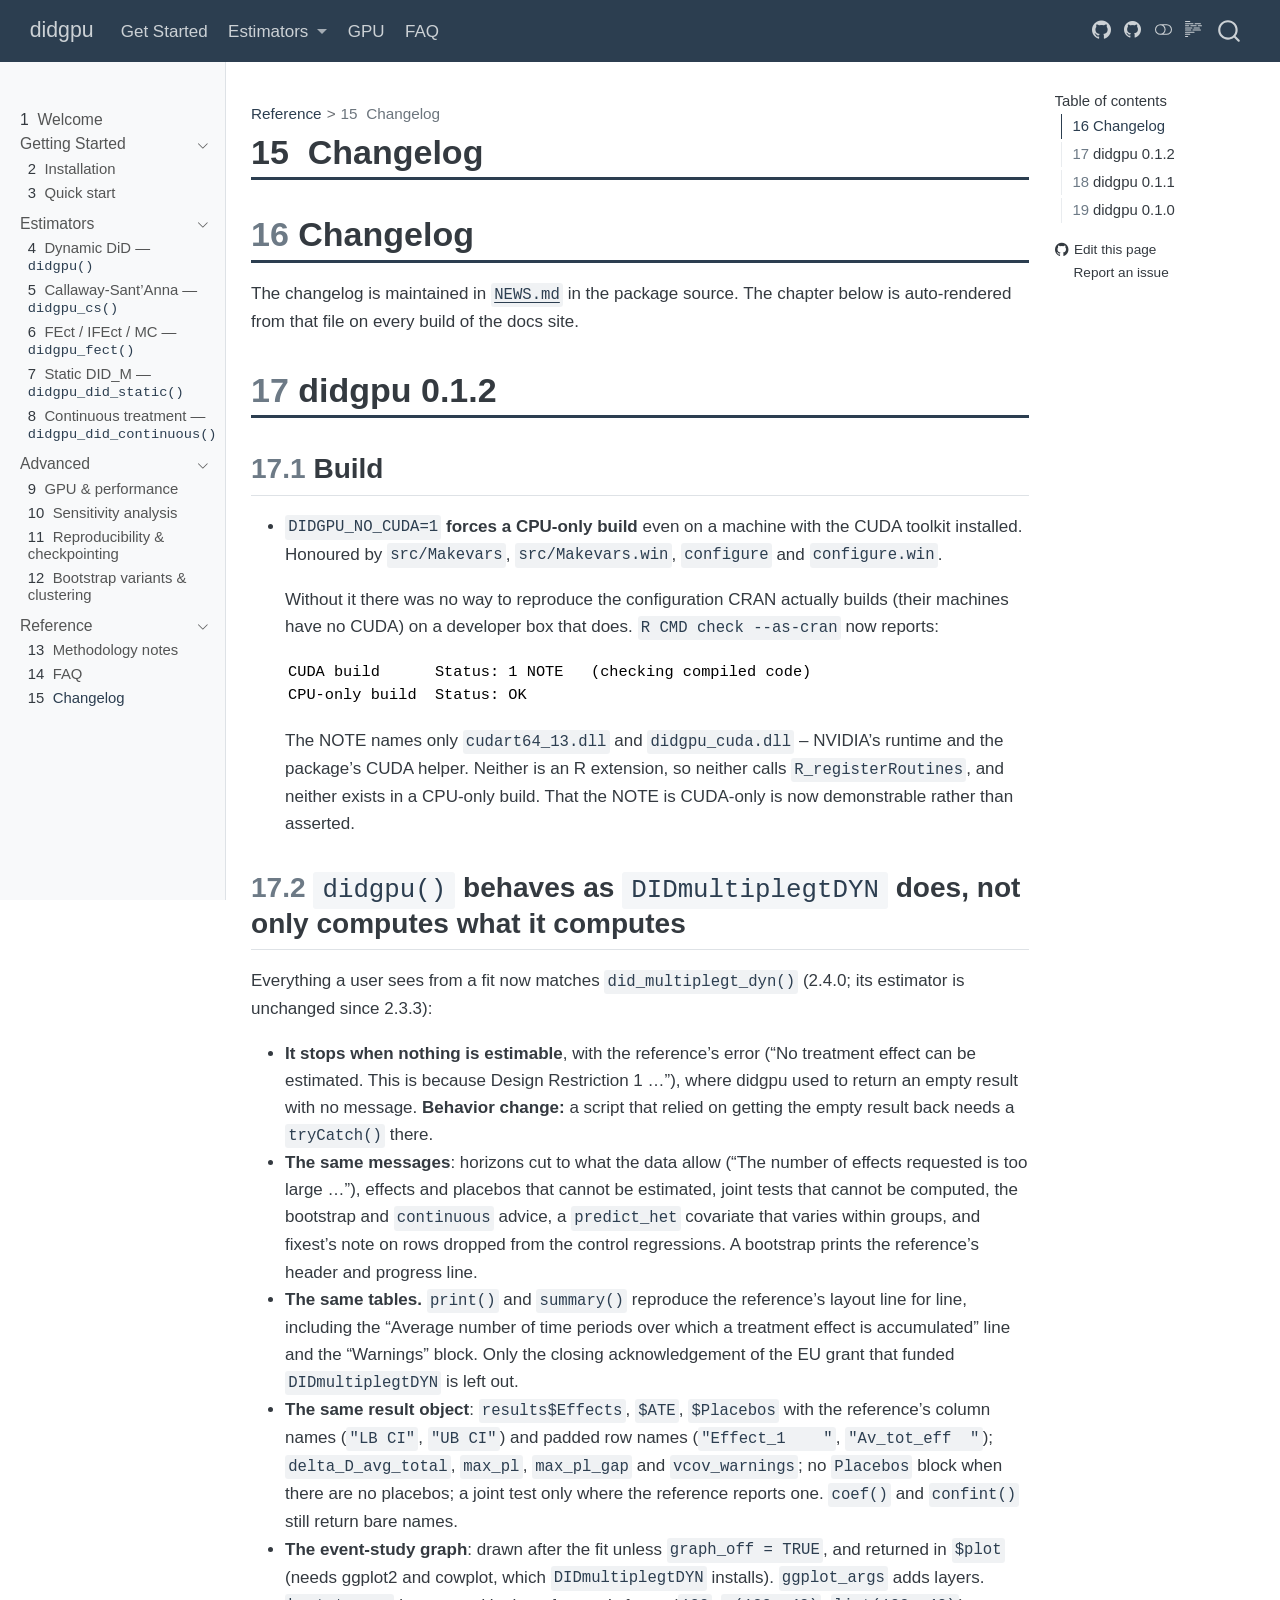
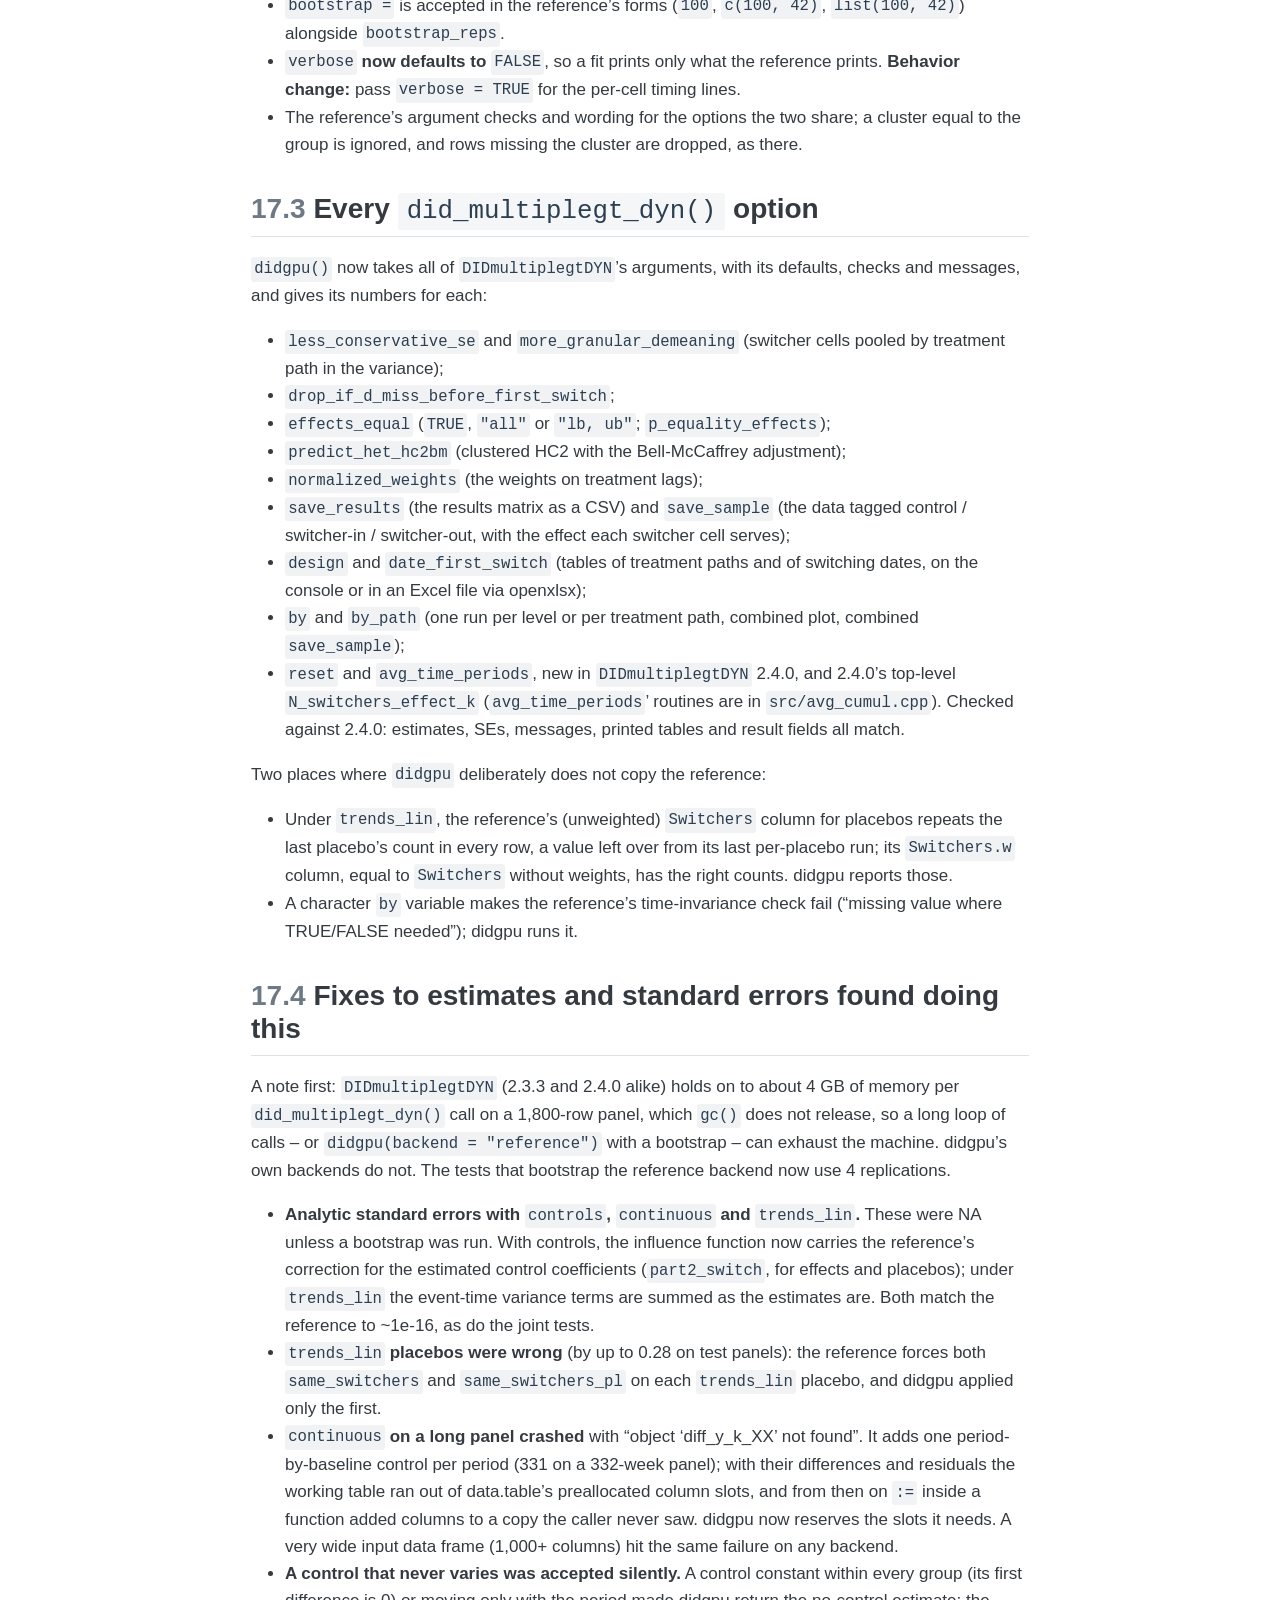
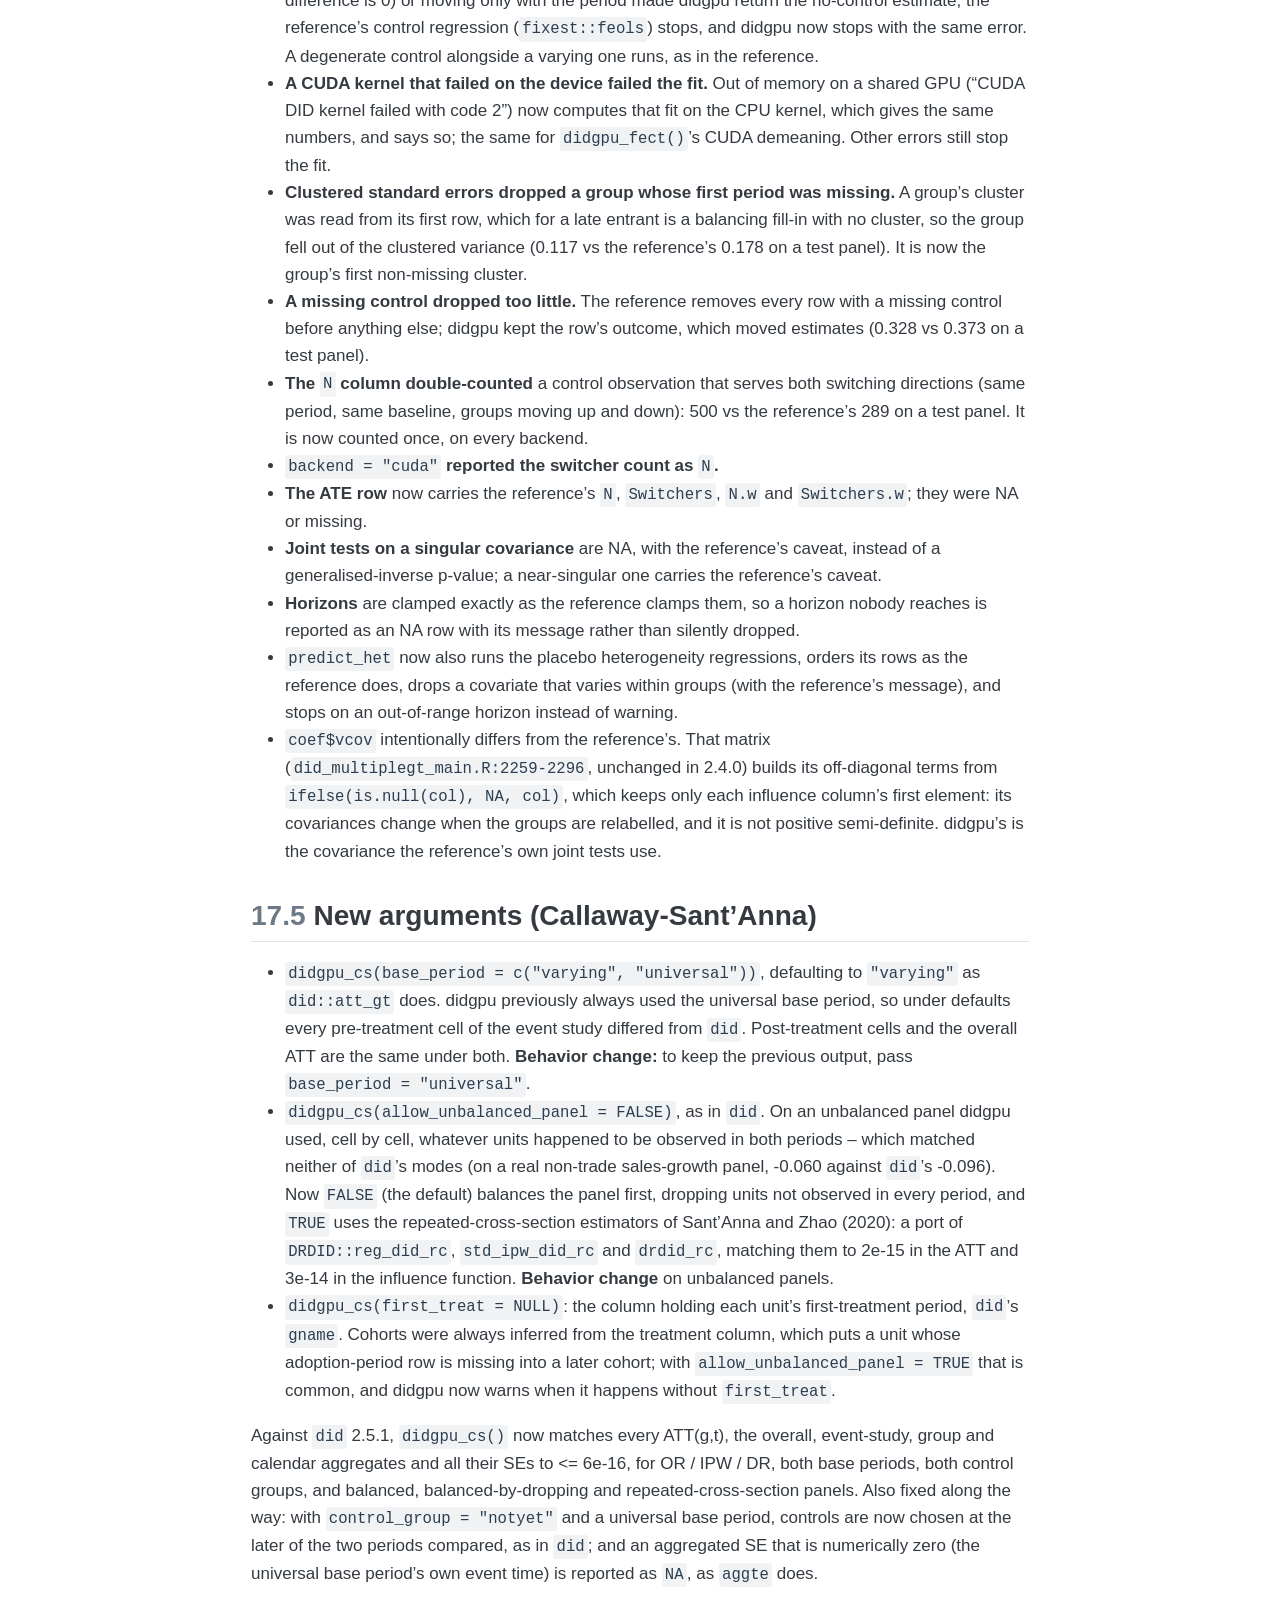
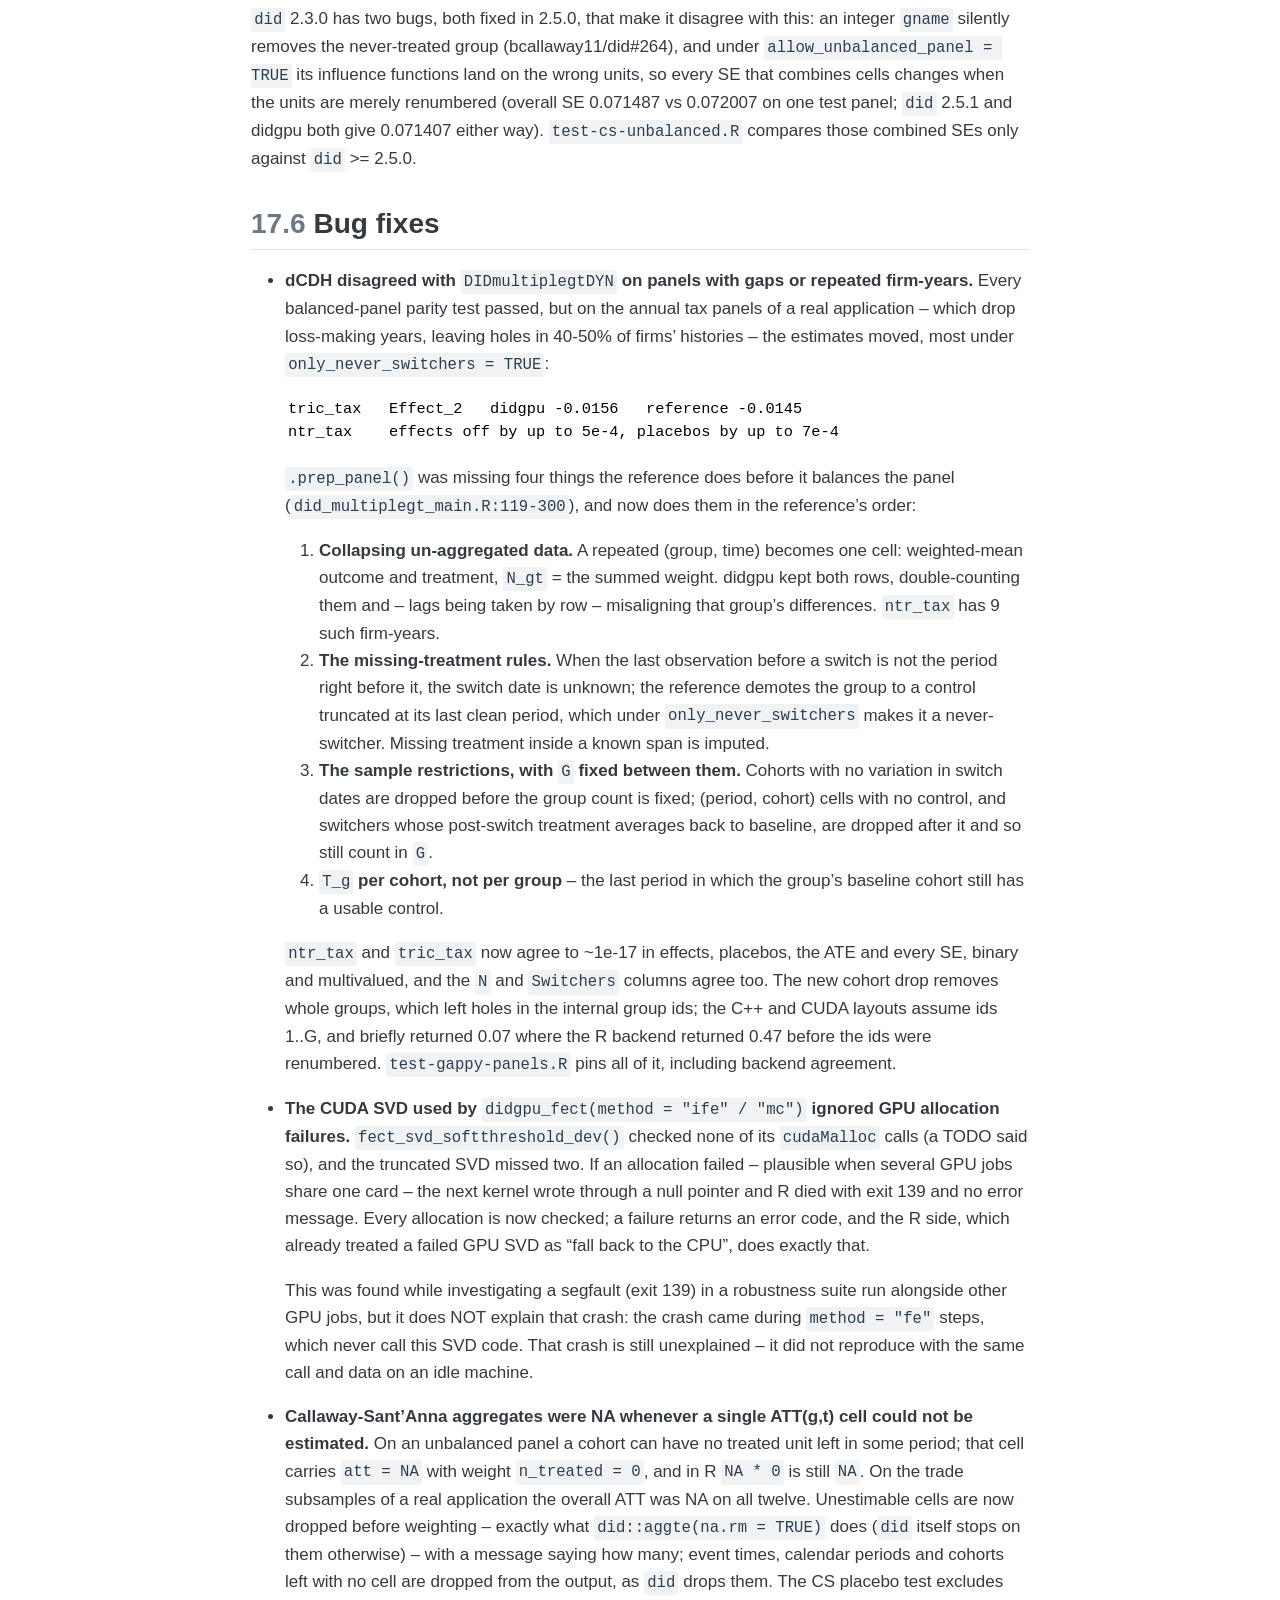
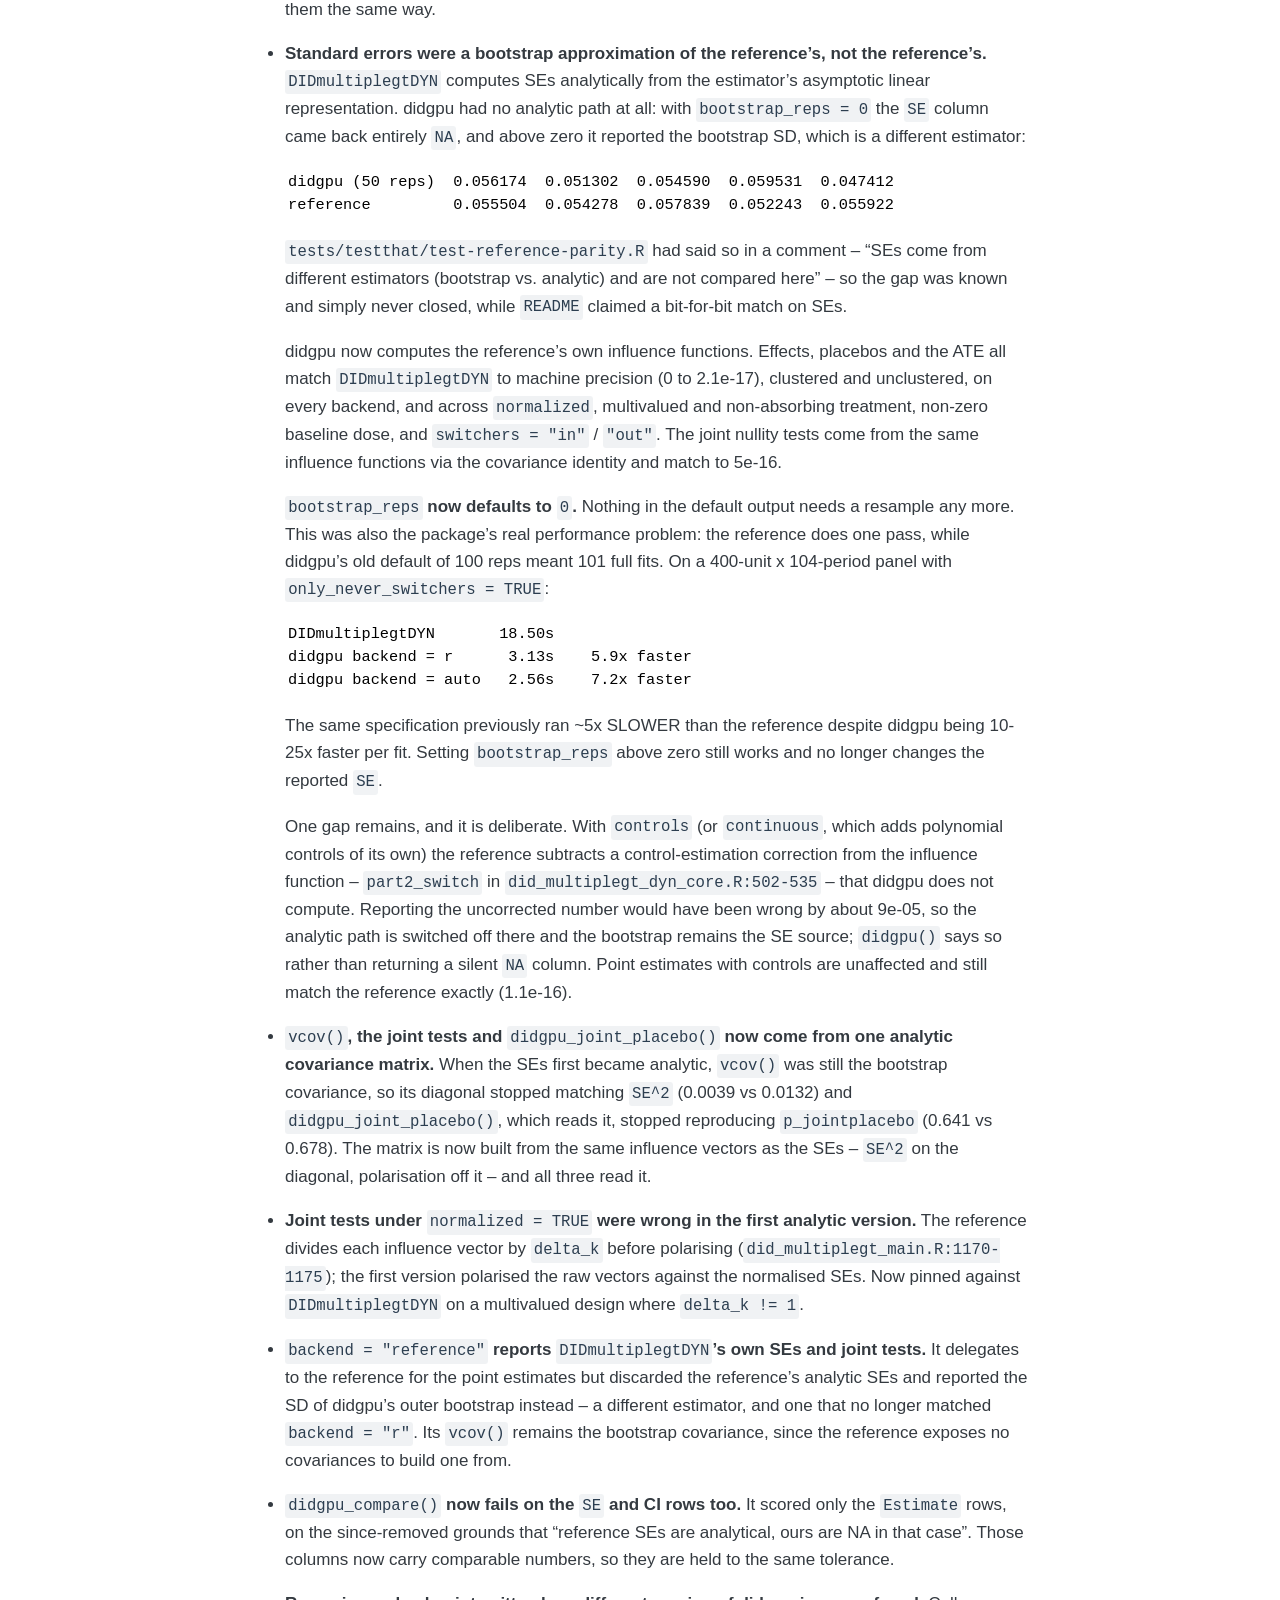
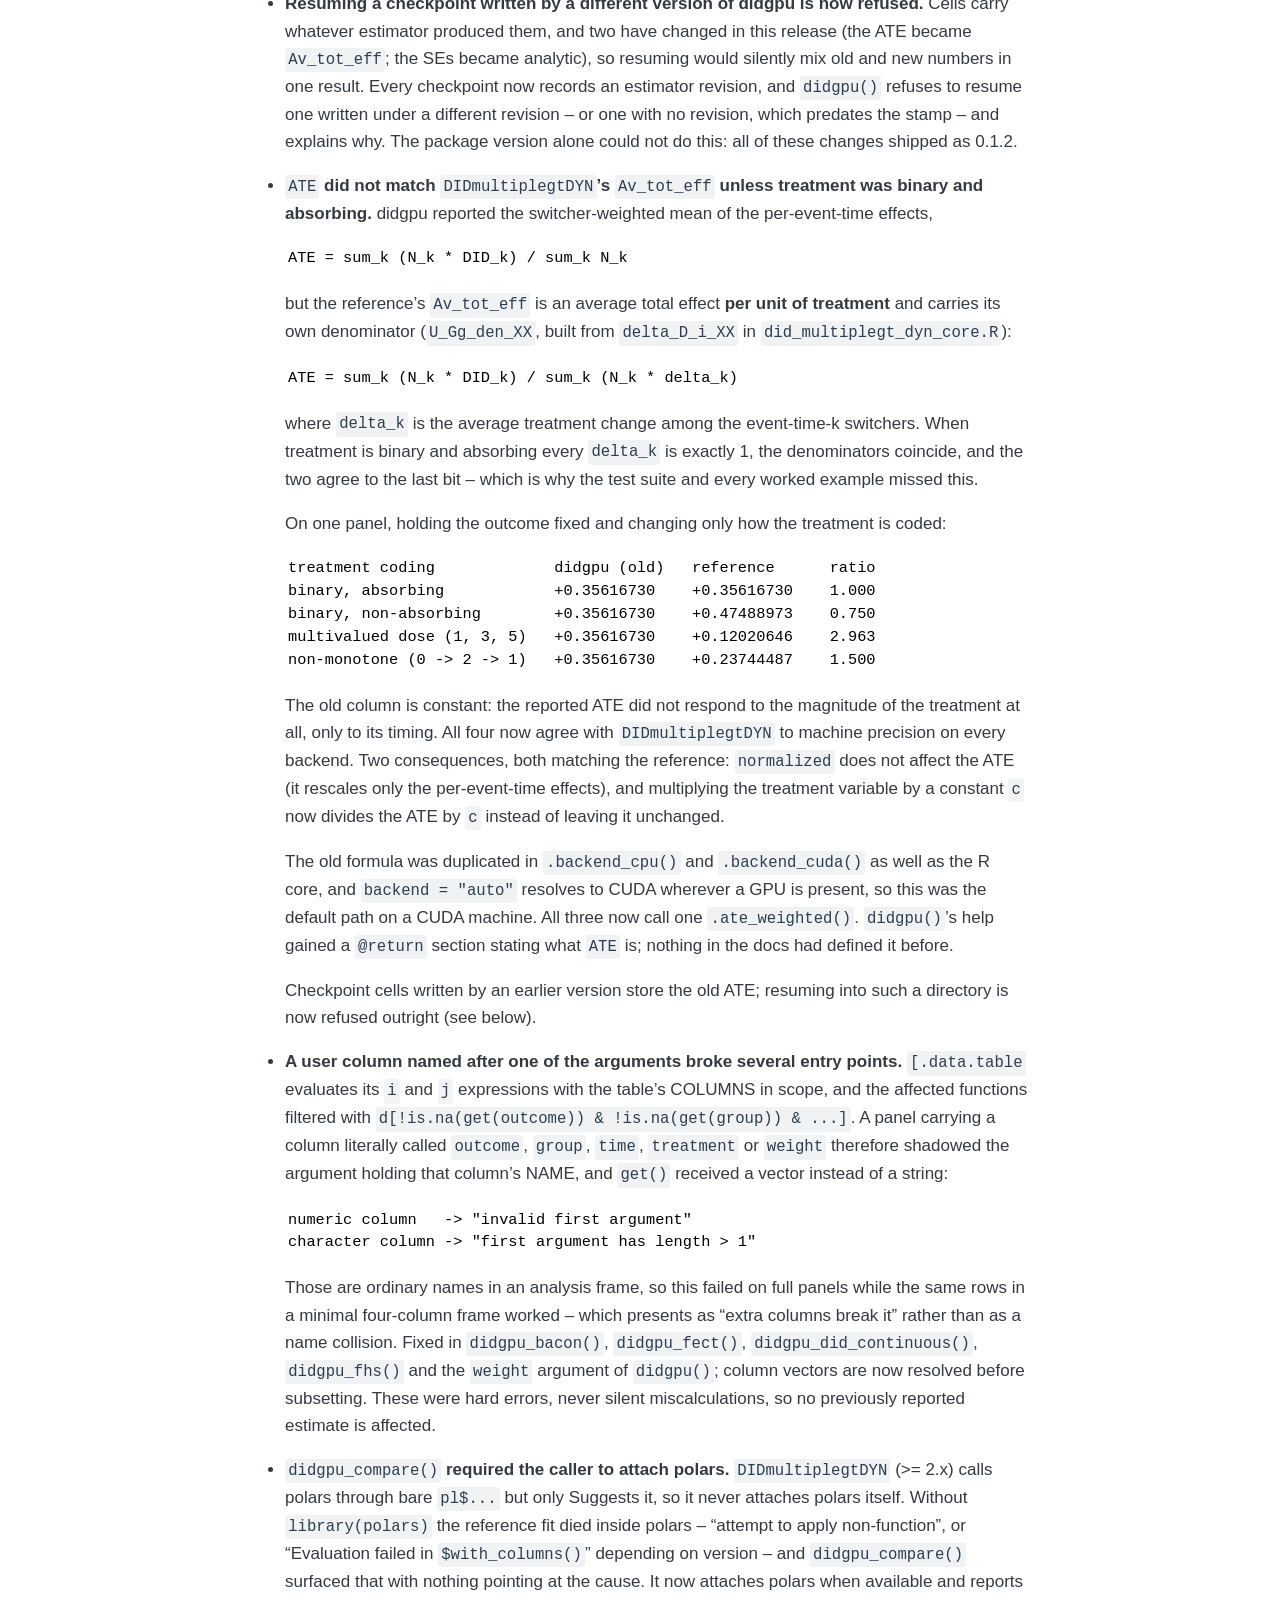
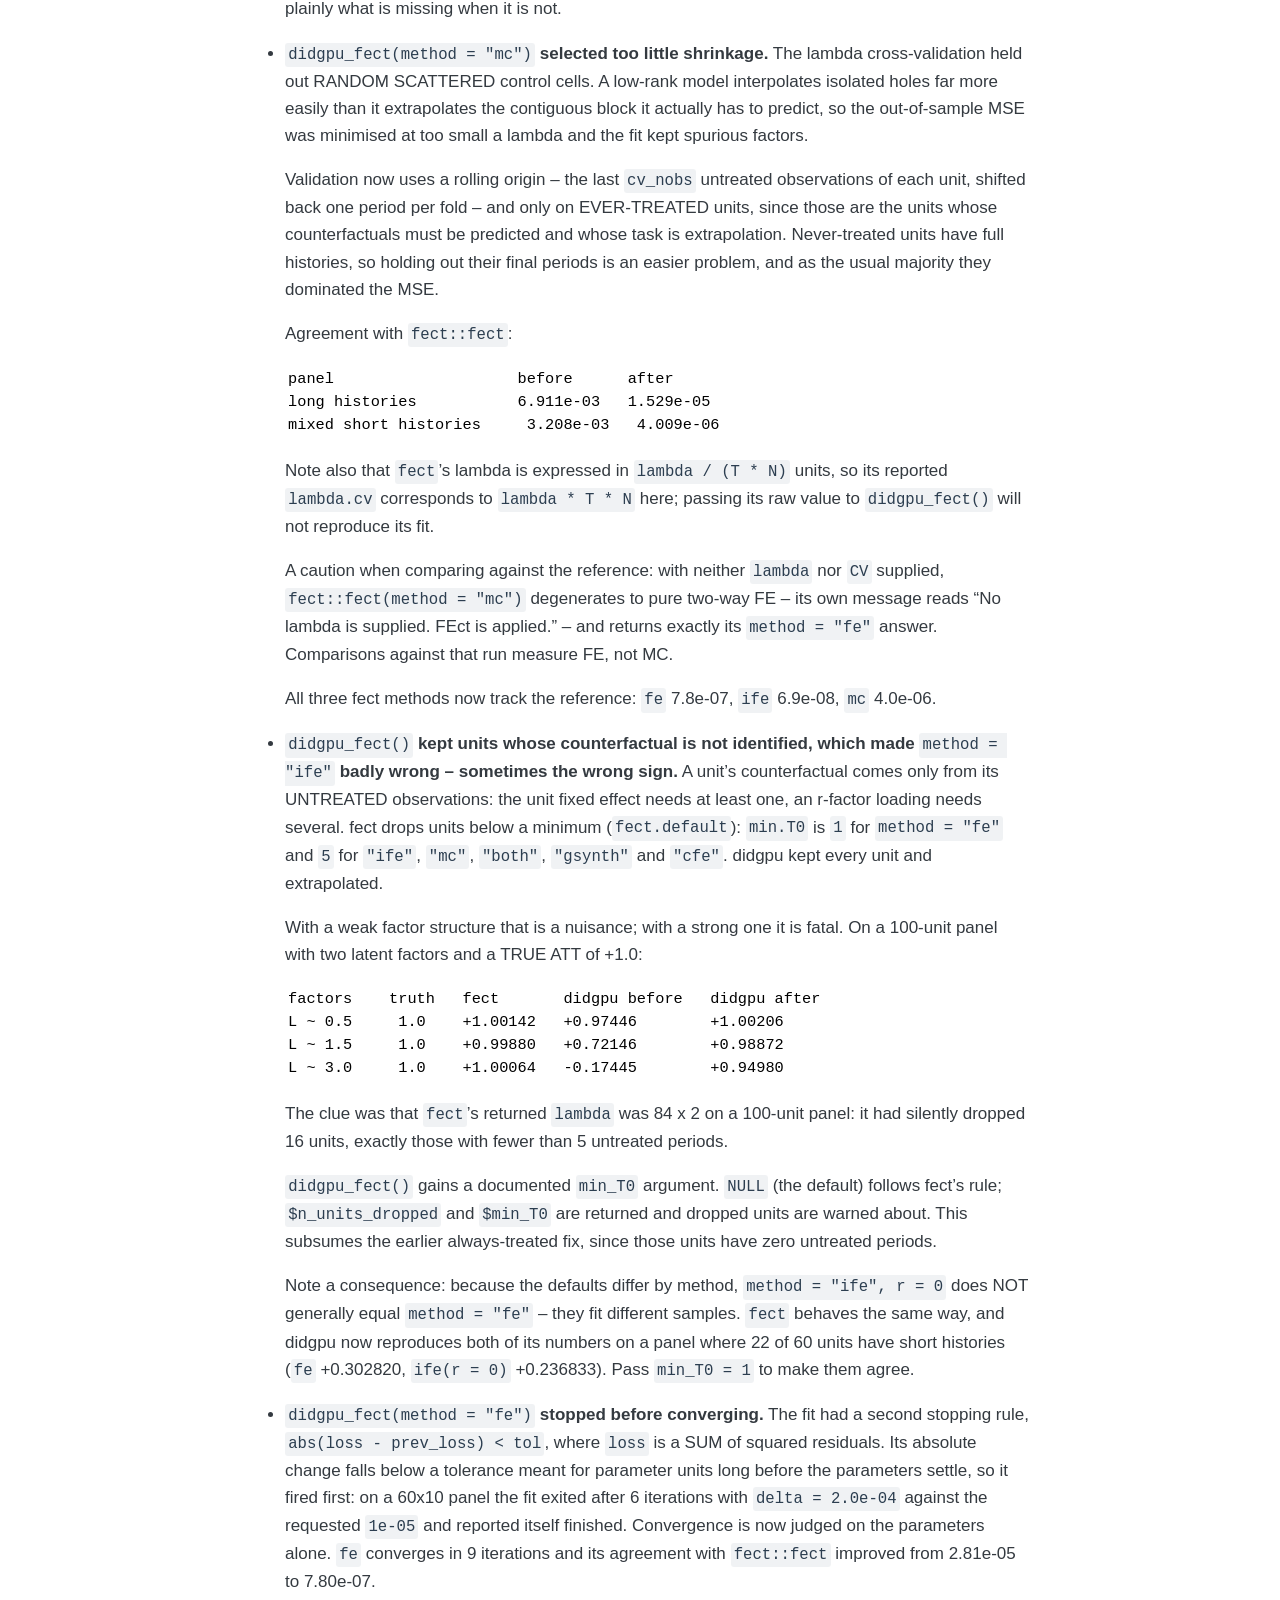
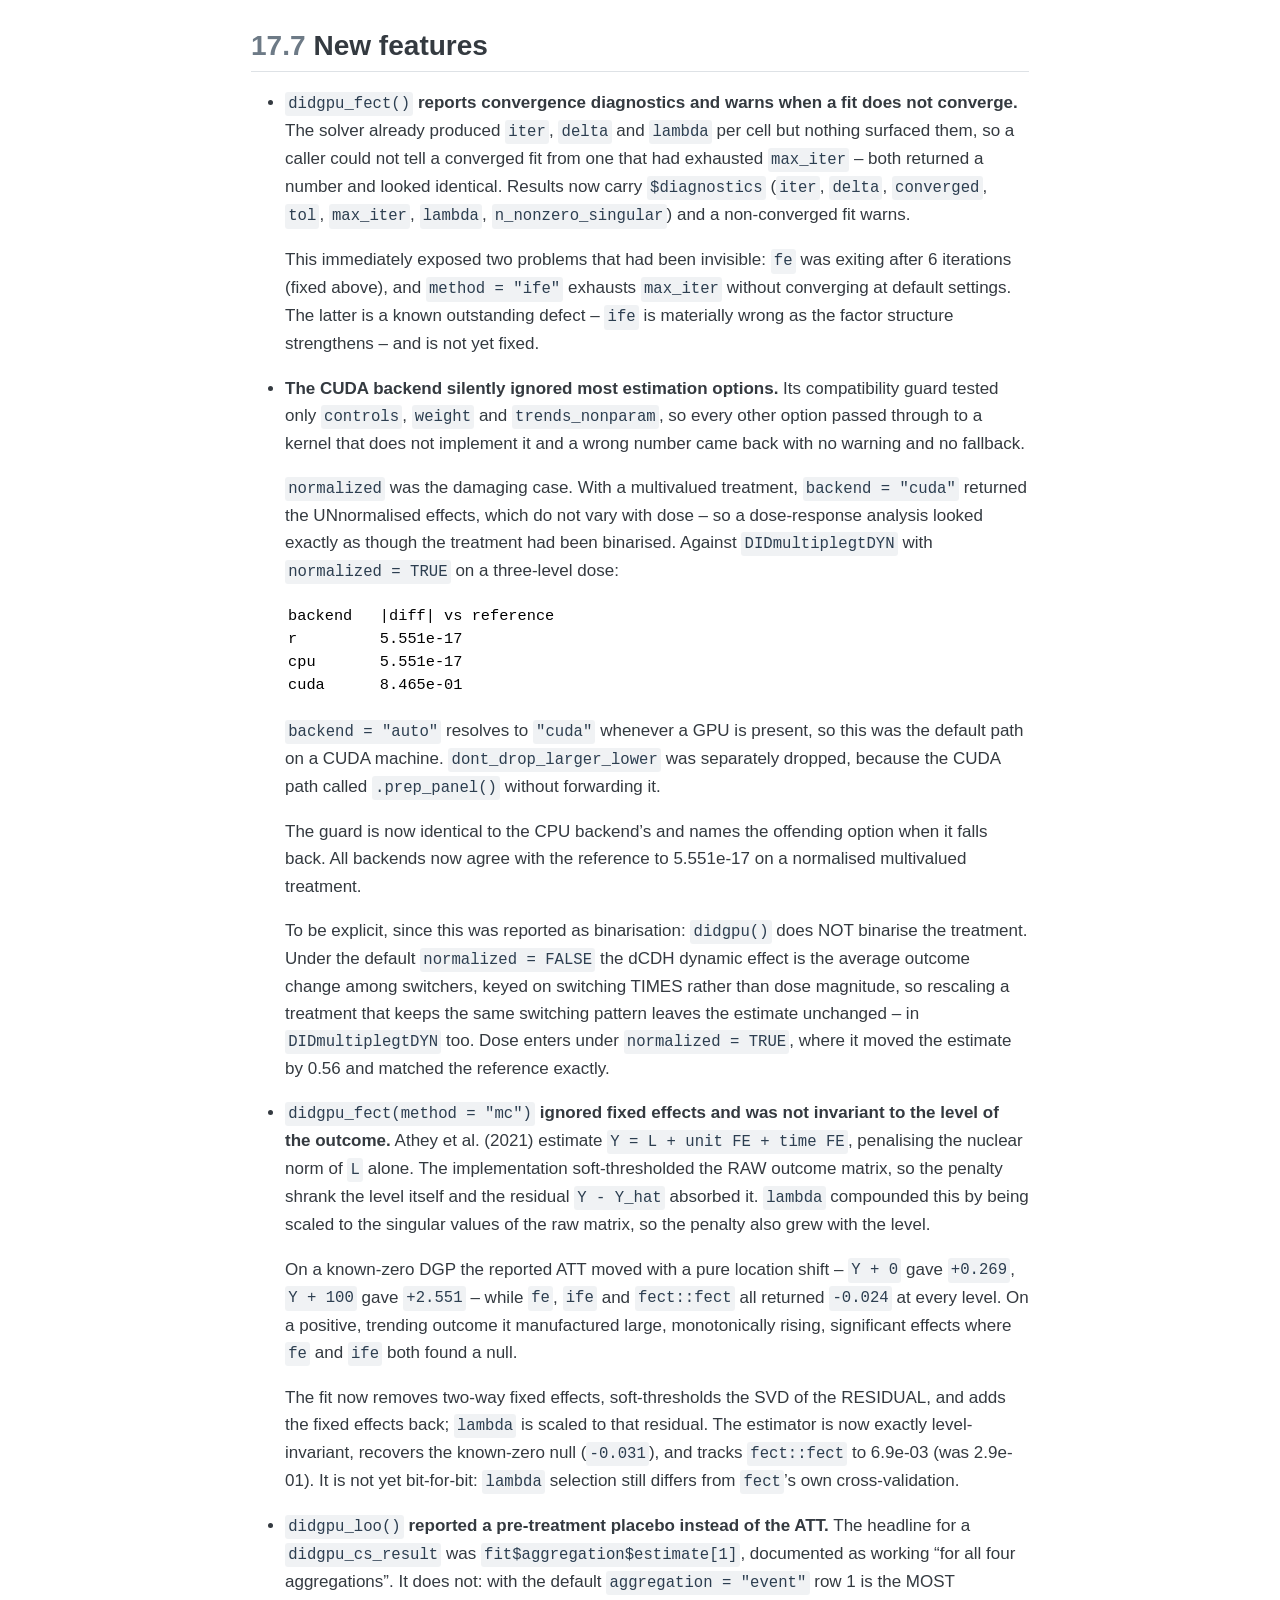
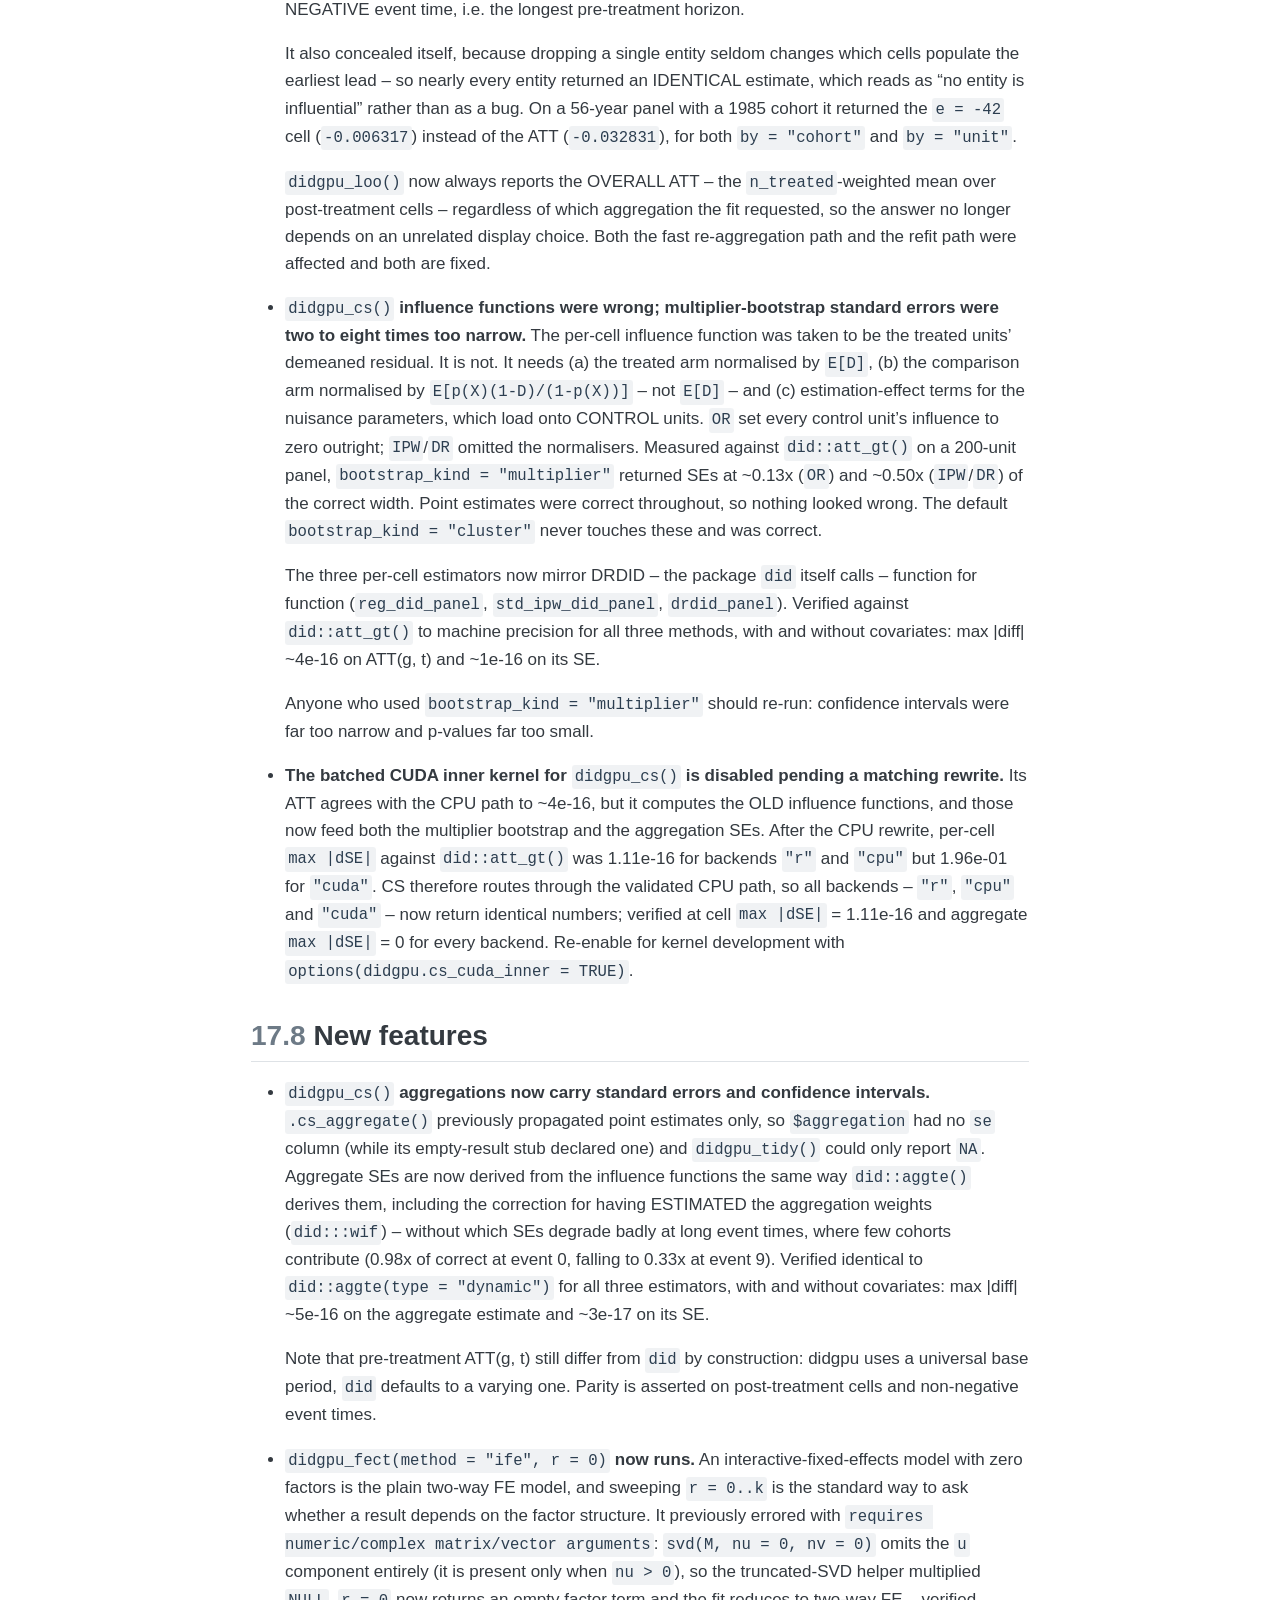
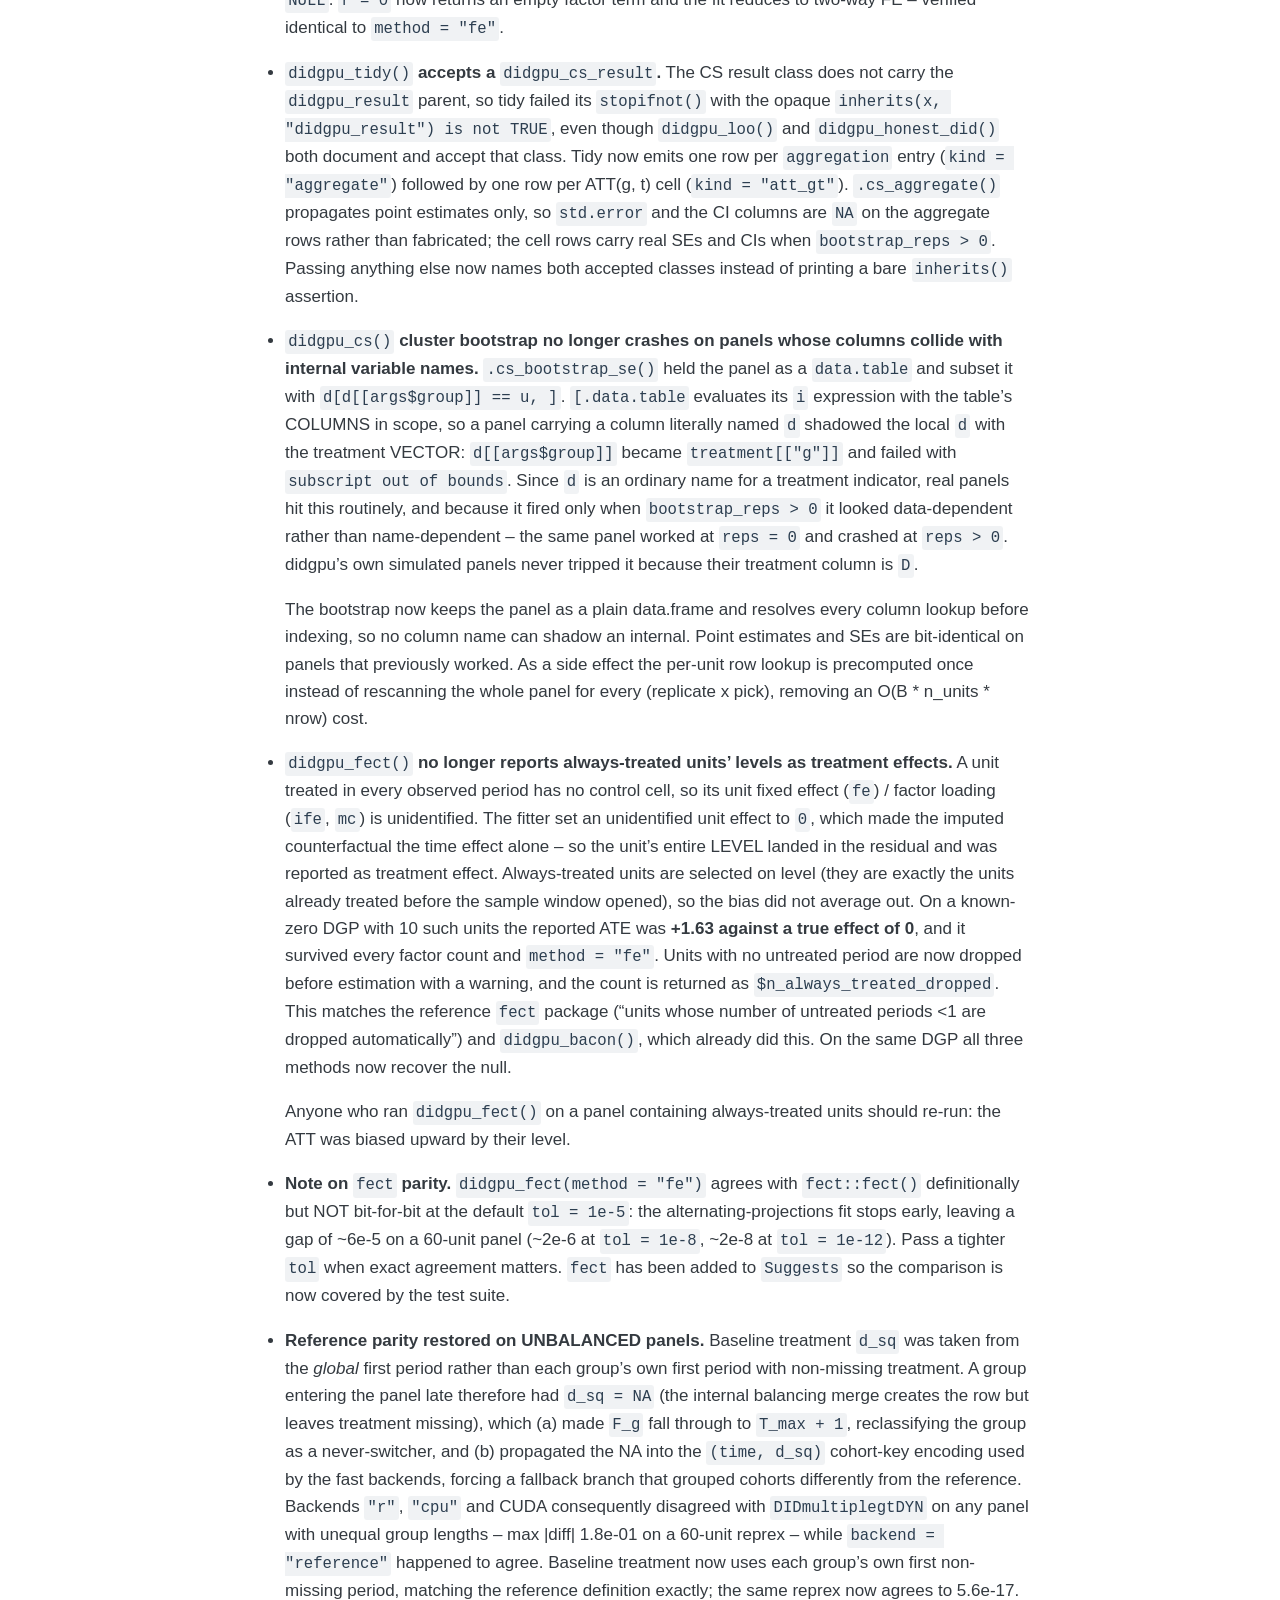
<file: docs/chapters/14-changelog.html>
<!DOCTYPE html>
<html xmlns="http://www.w3.org/1999/xhtml" lang="en" xml:lang="en"><head>

<meta charset="utf-8">
<meta name="generator" content="quarto-1.10.20">

<meta name="viewport" content="width=device-width, initial-scale=1.0, user-scalable=yes">


<title>15&nbsp; Changelog – didgpu</title>
<style>
/* Default styles provided by pandoc.
** See https://pandoc.org/MANUAL.html#variables-for-html for config info.
*/
span.smallcaps{font-variant: small-caps;}
div.columns{display: flex; gap: 1.5em;}
div.column{flex: auto;}
@media screen {
div.columns{gap: min(4vw, 1.5em);}
div.column{overflow-x: auto;}
}
div.hanging-indent{margin-left: 1.5em; text-indent: -1.5em;}
ul.task-list{list-style: none;}
ul.task-list li input[type="checkbox"] {
  width: 0.8em;
  margin: 0 0.8em 0.2em -1em; /* quarto-specific, see https://github.com/quarto-dev/quarto-cli/issues/4556 */ 
  vertical-align: middle;
}
</style>


<script src="../site_libs/quarto-nav/quarto-nav.js"></script>
<script src="../site_libs/clipboard/clipboard.min.js"></script>
<script src="../site_libs/quarto-search/autocomplete.umd.js"></script>
<script src="../site_libs/quarto-search/fuse.min.js"></script>
<script src="../site_libs/quarto-search/quarto-search.js"></script>
<meta name="quarto:offset" content="../">
<link href="../chapters/13-faq.html" rel="prev">
<script src="../site_libs/quarto-html/quarto.js" type="module"></script>
<script src="../site_libs/quarto-html/tabsets/tabsets.js" type="module"></script>
<script src="../site_libs/quarto-html/popper.min.js"></script>
<script src="../site_libs/quarto-html/tippy.umd.min.js"></script>
<script src="../site_libs/quarto-html/anchor.min.js"></script>
<link href="../site_libs/quarto-html/tippy.css" rel="stylesheet">
<link href="../site_libs/quarto-html/quarto-syntax-highlighting-037217e6c28d56c71b2632f2f9eb880c.css" rel="stylesheet" class="quarto-color-scheme" id="quarto-text-highlighting-styles">
<link href="../site_libs/quarto-html/quarto-syntax-highlighting-dark-26686b57f204b6f573f201fd657d32b1.css" rel="stylesheet" class="quarto-color-scheme quarto-color-alternate" id="quarto-text-highlighting-styles">
<link href="../site_libs/quarto-html/quarto-syntax-highlighting-037217e6c28d56c71b2632f2f9eb880c.css" rel="stylesheet" class="quarto-color-scheme-extra" id="quarto-text-highlighting-styles">
<script src="../site_libs/bootstrap/bootstrap.min.js"></script>
<link href="../site_libs/bootstrap/bootstrap-icons.css" rel="stylesheet">
<link href="../site_libs/bootstrap/bootstrap-00d368c6e1366a14cff04419aaf4fc7a.min.css" rel="stylesheet" append-hash="true" class="quarto-color-scheme" id="quarto-bootstrap" data-mode="light">
<link href="../site_libs/bootstrap/bootstrap-dark-844e1678674bb9e9f4d702db5900df4b.min.css" rel="stylesheet" append-hash="true" class="quarto-color-scheme quarto-color-alternate" id="quarto-bootstrap" data-mode="dark">
<link href="../site_libs/bootstrap/bootstrap-00d368c6e1366a14cff04419aaf4fc7a.min.css" rel="stylesheet" append-hash="true" class="quarto-color-scheme-extra" id="quarto-bootstrap" data-mode="light">
<script id="quarto-search-options" type="application/json">{
  "location": "navbar",
  "copy-button": false,
  "collapse-after": 3,
  "panel-placement": "end",
  "type": "overlay",
  "limit": 50,
  "keyboard-shortcut": [
    "f",
    "/",
    "s"
  ],
  "show-item-context": false,
  "language": {
    "search-no-results-text": "No results",
    "search-matching-documents-text": "matching documents",
    "search-copy-link-title": "Copy link to search",
    "search-hide-matches-text": "Hide additional matches",
    "search-more-match-text": "more match in this document",
    "search-more-matches-text": "more matches in this document",
    "search-clear-button-title": "Clear",
    "search-text-placeholder": "",
    "search-detached-cancel-button-title": "Cancel",
    "search-submit-button-title": "Submit",
    "search-label": "Search"
  }
}</script>


<link rel="stylesheet" href="../styles.css">
</head>

<body class="nav-sidebar docked nav-fixed quarto-light"><script id="quarto-html-before-body" type="application/javascript">
    const toggleBodyColorMode = (bsSheetEl) => {
      const mode = bsSheetEl.getAttribute("data-mode");
      const bodyEl = window.document.querySelector("body");
      if (mode === "dark") {
        bodyEl.classList.add("quarto-dark");
        bodyEl.classList.remove("quarto-light");
      } else {
        bodyEl.classList.add("quarto-light");
        bodyEl.classList.remove("quarto-dark");
      }
    }
    const toggleBodyColorPrimary = () => {
      const bsSheetEl = window.document.querySelector("link#quarto-bootstrap:not([rel=disabled-stylesheet])");
      if (bsSheetEl) {
        toggleBodyColorMode(bsSheetEl);
      }
    }
    const setColorSchemeToggle = (alternate) => {
      const toggles = window.document.querySelectorAll('.quarto-color-scheme-toggle');
      for (let i=0; i < toggles.length; i++) {
        const toggle = toggles[i];
        if (toggle) {
          if (alternate) {
            toggle.classList.add("alternate");
          } else {
            toggle.classList.remove("alternate");
          }
        }
      }
    };
    const toggleColorMode = (alternate) => {
      // Switch the stylesheets
      const primaryStylesheets = window.document.querySelectorAll('link.quarto-color-scheme:not(.quarto-color-alternate)');
      const alternateStylesheets = window.document.querySelectorAll('link.quarto-color-scheme.quarto-color-alternate');
      manageTransitions('#quarto-margin-sidebar .nav-link', false);
      if (alternate) {
        // note: dark is layered on light, we don't disable primary!
        enableStylesheet(alternateStylesheets);
        for (const sheetNode of alternateStylesheets) {
          if (sheetNode.id === "quarto-bootstrap") {
            toggleBodyColorMode(sheetNode);
          }
        }
      } else {
        disableStylesheet(alternateStylesheets);
        enableStylesheet(primaryStylesheets)
        toggleBodyColorPrimary();
      }
      manageTransitions('#quarto-margin-sidebar .nav-link', true);
      // Switch the toggles
      setColorSchemeToggle(alternate)
      // Hack to workaround the fact that safari doesn't
      // properly recolor the scrollbar when toggling (#1455)
      if (navigator.userAgent.indexOf('Safari') > 0 && navigator.userAgent.indexOf('Chrome') == -1) {
        manageTransitions("body", false);
        window.scrollTo(0, 1);
        setTimeout(() => {
          window.scrollTo(0, 0);
          manageTransitions("body", true);
        }, 40);
      }
    }
    const disableStylesheet = (stylesheets) => {
      for (let i=0; i < stylesheets.length; i++) {
        const stylesheet = stylesheets[i];
        stylesheet.rel = 'disabled-stylesheet';
      }
    }
    const enableStylesheet = (stylesheets) => {
      for (let i=0; i < stylesheets.length; i++) {
        const stylesheet = stylesheets[i];
        if(stylesheet.rel !== 'stylesheet') { // for Chrome, which will still FOUC without this check
          stylesheet.rel = 'stylesheet';
        }
      }
    }
    const manageTransitions = (selector, allowTransitions) => {
      const els = window.document.querySelectorAll(selector);
      for (let i=0; i < els.length; i++) {
        const el = els[i];
        if (allowTransitions) {
          el.classList.remove('notransition');
        } else {
          el.classList.add('notransition');
        }
      }
    }
    const isFileUrl = () => {
      return window.location.protocol === 'file:';
    }
    const hasAlternateSentinel = () => {
      let styleSentinel = getColorSchemeSentinel();
      if (styleSentinel !== null) {
        return styleSentinel === "alternate";
      } else {
        return false;
      }
    }
    const setStyleSentinel = (alternate) => {
      const value = alternate ? "alternate" : "default";
      if (!isFileUrl()) {
        window.localStorage.setItem("quarto-color-scheme", value);
      } else {
        localAlternateSentinel = value;
      }
    }
    const getColorSchemeSentinel = () => {
      if (!isFileUrl()) {
        const storageValue = window.localStorage.getItem("quarto-color-scheme");
        return storageValue != null ? storageValue : localAlternateSentinel;
      } else {
        return localAlternateSentinel;
      }
    }
    const toggleGiscusIfUsed = (isAlternate, darkModeDefault) => {
      const baseTheme = document.querySelector('#giscus-base-theme')?.value ?? 'light';
      const alternateTheme = document.querySelector('#giscus-alt-theme')?.value ?? 'dark';
      let newTheme = '';
      if(authorPrefersDark) {
        newTheme = isAlternate ? baseTheme : alternateTheme;
      } else {
        newTheme = isAlternate ? alternateTheme : baseTheme;
      }
      const changeGiscusTheme = () => {
        // From: https://github.com/giscus/giscus/issues/336
        const sendMessage = (message) => {
          const iframe = document.querySelector('iframe.giscus-frame');
          if (!iframe) return;
          iframe.contentWindow.postMessage({ giscus: message }, 'https://giscus.app');
        }
        sendMessage({
          setConfig: {
            theme: newTheme
          }
        });
      }
      const isGiscussLoaded = window.document.querySelector('iframe.giscus-frame') !== null;
      if (isGiscussLoaded) {
        changeGiscusTheme();
      }
    };
    const authorPrefersDark = false;
    const darkModeDefault = authorPrefersDark;
      document.querySelector('link#quarto-text-highlighting-styles.quarto-color-scheme-extra').rel = 'disabled-stylesheet';
      document.querySelector('link#quarto-bootstrap.quarto-color-scheme-extra').rel = 'disabled-stylesheet';
    let localAlternateSentinel = darkModeDefault ? 'alternate' : 'default';
    // Dark / light mode switch
    window.quartoToggleColorScheme = () => {
      // Read the current dark / light value
      let toAlternate = !hasAlternateSentinel();
      toggleColorMode(toAlternate);
      setStyleSentinel(toAlternate);
      toggleGiscusIfUsed(toAlternate, darkModeDefault);
      window.dispatchEvent(new Event('resize'));
    };
    // Switch to dark mode if need be
    if (hasAlternateSentinel()) {
      toggleColorMode(true);
    } else {
      toggleColorMode(false);
    }
  </script>

<div id="quarto-search-results"></div>
  <header id="quarto-header" class="headroom fixed-top">
    <nav class="navbar navbar-expand-lg " data-bs-theme="dark">
      <div class="navbar-container container-fluid">
      <div class="navbar-brand-container mx-auto">
    <a class="navbar-brand" href="../index.html">
    <span class="navbar-title">didgpu</span>
    </a>
  </div>
            <div id="quarto-search" class="" title="Search"></div>
          <button class="navbar-toggler" type="button" data-bs-toggle="collapse" data-bs-target="#navbarCollapse" aria-controls="navbarCollapse" role="menu" aria-expanded="false" aria-label="Toggle navigation" onclick="if (window.quartoToggleHeadroom) { window.quartoToggleHeadroom(); }">
  <span class="navbar-toggler-icon"></span>
</button>
          <div class="collapse navbar-collapse" id="navbarCollapse">
            <ul class="navbar-nav navbar-nav-scroll me-auto">
  <li class="nav-item">
    <a class="nav-link active" href="../chapters/01-installation.html" aria-current="page"> 
<span class="menu-text">Get Started</span></a>
  </li>  
  <li class="nav-item dropdown ">
    <a class="nav-link dropdown-toggle" href="#" id="nav-menu-estimators" role="link" data-bs-toggle="dropdown" aria-expanded="false">
 <span class="menu-text">Estimators</span>
    </a>
    <ul class="dropdown-menu" aria-labelledby="nav-menu-estimators">    
        <li>
    <a class="dropdown-item" href="../chapters/03-dynamic-did.html">
 <span class="dropdown-text">Dynamic DID (didgpu)</span></a>
  </li>  
        <li>
    <a class="dropdown-item" href="../chapters/04-callaway-santanna.html">
 <span class="dropdown-text">Callaway-Sant’Anna (didgpu_cs)</span></a>
  </li>  
        <li>
    <a class="dropdown-item" href="../chapters/05-fect-ifect-mc.html">
 <span class="dropdown-text">FEct / IFEct / MC (didgpu_fect)</span></a>
  </li>  
        <li>
    <a class="dropdown-item" href="../chapters/06-static-did.html">
 <span class="dropdown-text">Static DID_M (didgpu_did_static)</span></a>
  </li>  
        <li>
    <a class="dropdown-item" href="../chapters/07-continuous-treatment.html">
 <span class="dropdown-text">Continuous (didgpu_did_continuous)</span></a>
  </li>  
    </ul>
  </li>
  <li class="nav-item">
    <a class="nav-link" href="../chapters/08-gpu-and-performance.html"> 
<span class="menu-text">GPU</span></a>
  </li>  
  <li class="nav-item">
    <a class="nav-link" href="../chapters/13-faq.html"> 
<span class="menu-text">FAQ</span></a>
  </li>  
</ul>
            <ul class="navbar-nav navbar-nav-scroll ms-auto">
  <li class="nav-item compact">
    <a class="nav-link" href="https://github.com/JoshuaAmmons/didgpu"> <i class="bi bi-github" role="img" aria-label="GitHub repo">
</i> 
<span class="menu-text"></span></a>
  </li>  
</ul>
          </div> <!-- /navcollapse -->
            <div class="quarto-navbar-tools tools-wide">
    <a href="https://github.com/JoshuaAmmons/didgpu" title="Source Code" class="quarto-navigation-tool px-1" aria-label="Source Code"><i class="bi bi-github"></i></a>
  <a href="" class="quarto-color-scheme-toggle quarto-navigation-tool  px-1" onclick="window.quartoToggleColorScheme(); return false;" title="Toggle dark mode"><i class="bi"></i></a>
  <a href="" class="quarto-reader-toggle quarto-navigation-tool px-1" onclick="window.quartoToggleReader(); return false;" title="Toggle reader mode">
  <div class="quarto-reader-toggle-btn">
  <i class="bi"></i>
  </div>
</a>
</div>
      </div> <!-- /container-fluid -->
    </nav>
  <nav class="quarto-secondary-nav">
    <div class="container-fluid d-flex">
      <button type="button" class="quarto-btn-toggle btn" data-bs-toggle="collapse" role="button" data-bs-target=".quarto-sidebar-collapse-item" aria-controls="quarto-sidebar" aria-expanded="false" aria-label="Toggle sidebar navigation" onclick="if (window.quartoToggleHeadroom) { window.quartoToggleHeadroom(); }">
        <i class="bi bi-layout-text-sidebar-reverse"></i>
      </button>
        <nav class="quarto-page-breadcrumbs" aria-label="breadcrumb"><ol class="breadcrumb"><li class="breadcrumb-item"><a href="../chapters/12-methodology.html">Reference</a></li><li class="breadcrumb-item"><a href="../chapters/14-changelog.html"><span class="chapter-number">15</span>&nbsp; <span class="chapter-title">Changelog</span></a></li></ol></nav>
        <a class="flex-grow-1" role="navigation" data-bs-toggle="collapse" data-bs-target=".quarto-sidebar-collapse-item" aria-controls="quarto-sidebar" aria-expanded="false" aria-label="Toggle sidebar navigation" onclick="if (window.quartoToggleHeadroom) { window.quartoToggleHeadroom(); }">      
        </a>
    </div>
  </nav>
</header>
<!-- content -->
<div id="quarto-content" class="quarto-container page-columns page-rows-contents page-layout-article page-navbar">
<!-- sidebar -->
  <nav id="quarto-sidebar" class="sidebar collapse collapse-horizontal quarto-sidebar-collapse-item sidebar-navigation docked overflow-auto">
    <div class="sidebar-menu-container"> 
    <ul class="list-unstyled mt-1">
        <li class="sidebar-item">
  <div class="sidebar-item-container"> 
  <a href="../index.html" class="sidebar-item-text sidebar-link">
 <span class="menu-text"><span class="chapter-number">1</span>&nbsp; <span class="chapter-title">Welcome</span></span></a>
  </div>
</li>
        <li class="sidebar-item sidebar-item-section">
      <div class="sidebar-item-container"> 
            <a class="sidebar-item-text sidebar-link text-start" data-bs-toggle="collapse" data-bs-target="#quarto-sidebar-section-1" role="navigation" aria-expanded="true">
 <span class="menu-text">Getting Started</span></a>
          <a class="sidebar-item-toggle text-start" data-bs-toggle="collapse" data-bs-target="#quarto-sidebar-section-1" role="navigation" aria-expanded="true" aria-label="Toggle section">
            <i class="bi bi-chevron-right ms-2"></i>
          </a> 
      </div>
      <ul id="quarto-sidebar-section-1" class="collapse list-unstyled sidebar-section depth1 show">  
          <li class="sidebar-item">
  <div class="sidebar-item-container"> 
  <a href="../chapters/01-installation.html" class="sidebar-item-text sidebar-link">
 <span class="menu-text"><span class="chapter-number">2</span>&nbsp; <span class="chapter-title">Installation</span></span></a>
  </div>
</li>
          <li class="sidebar-item">
  <div class="sidebar-item-container"> 
  <a href="../chapters/02-quickstart.html" class="sidebar-item-text sidebar-link">
 <span class="menu-text"><span class="chapter-number">3</span>&nbsp; <span class="chapter-title">Quick start</span></span></a>
  </div>
</li>
      </ul>
  </li>
        <li class="sidebar-item sidebar-item-section">
      <div class="sidebar-item-container"> 
            <a class="sidebar-item-text sidebar-link text-start" data-bs-toggle="collapse" data-bs-target="#quarto-sidebar-section-2" role="navigation" aria-expanded="true">
 <span class="menu-text">Estimators</span></a>
          <a class="sidebar-item-toggle text-start" data-bs-toggle="collapse" data-bs-target="#quarto-sidebar-section-2" role="navigation" aria-expanded="true" aria-label="Toggle section">
            <i class="bi bi-chevron-right ms-2"></i>
          </a> 
      </div>
      <ul id="quarto-sidebar-section-2" class="collapse list-unstyled sidebar-section depth1 show">  
          <li class="sidebar-item">
  <div class="sidebar-item-container"> 
  <a href="../chapters/03-dynamic-did.html" class="sidebar-item-text sidebar-link">
 <span class="menu-text"><span class="chapter-number">4</span>&nbsp; <span class="chapter-title">Dynamic DiD — <code>didgpu()</code></span></span></a>
  </div>
</li>
          <li class="sidebar-item">
  <div class="sidebar-item-container"> 
  <a href="../chapters/04-callaway-santanna.html" class="sidebar-item-text sidebar-link">
 <span class="menu-text"><span class="chapter-number">5</span>&nbsp; <span class="chapter-title">Callaway-Sant’Anna — <code>didgpu_cs()</code></span></span></a>
  </div>
</li>
          <li class="sidebar-item">
  <div class="sidebar-item-container"> 
  <a href="../chapters/05-fect-ifect-mc.html" class="sidebar-item-text sidebar-link">
 <span class="menu-text"><span class="chapter-number">6</span>&nbsp; <span class="chapter-title">FEct / IFEct / MC — <code>didgpu_fect()</code></span></span></a>
  </div>
</li>
          <li class="sidebar-item">
  <div class="sidebar-item-container"> 
  <a href="../chapters/06-static-did.html" class="sidebar-item-text sidebar-link">
 <span class="menu-text"><span class="chapter-number">7</span>&nbsp; <span class="chapter-title">Static DID_M — <code>didgpu_did_static()</code></span></span></a>
  </div>
</li>
          <li class="sidebar-item">
  <div class="sidebar-item-container"> 
  <a href="../chapters/07-continuous-treatment.html" class="sidebar-item-text sidebar-link">
 <span class="menu-text"><span class="chapter-number">8</span>&nbsp; <span class="chapter-title">Continuous treatment — <code>didgpu_did_continuous()</code></span></span></a>
  </div>
</li>
      </ul>
  </li>
        <li class="sidebar-item sidebar-item-section">
      <div class="sidebar-item-container"> 
            <a class="sidebar-item-text sidebar-link text-start" data-bs-toggle="collapse" data-bs-target="#quarto-sidebar-section-3" role="navigation" aria-expanded="true">
 <span class="menu-text">Advanced</span></a>
          <a class="sidebar-item-toggle text-start" data-bs-toggle="collapse" data-bs-target="#quarto-sidebar-section-3" role="navigation" aria-expanded="true" aria-label="Toggle section">
            <i class="bi bi-chevron-right ms-2"></i>
          </a> 
      </div>
      <ul id="quarto-sidebar-section-3" class="collapse list-unstyled sidebar-section depth1 show">  
          <li class="sidebar-item">
  <div class="sidebar-item-container"> 
  <a href="../chapters/08-gpu-and-performance.html" class="sidebar-item-text sidebar-link">
 <span class="menu-text"><span class="chapter-number">9</span>&nbsp; <span class="chapter-title">GPU &amp; performance</span></span></a>
  </div>
</li>
          <li class="sidebar-item">
  <div class="sidebar-item-container"> 
  <a href="../chapters/09-sensitivity-honestdid.html" class="sidebar-item-text sidebar-link">
 <span class="menu-text"><span class="chapter-number">10</span>&nbsp; <span class="chapter-title">Sensitivity analysis</span></span></a>
  </div>
</li>
          <li class="sidebar-item">
  <div class="sidebar-item-container"> 
  <a href="../chapters/10-reproducibility-checkpointing.html" class="sidebar-item-text sidebar-link">
 <span class="menu-text"><span class="chapter-number">11</span>&nbsp; <span class="chapter-title">Reproducibility &amp; checkpointing</span></span></a>
  </div>
</li>
          <li class="sidebar-item">
  <div class="sidebar-item-container"> 
  <a href="../chapters/11-bootstrap-and-clustering.html" class="sidebar-item-text sidebar-link">
 <span class="menu-text"><span class="chapter-number">12</span>&nbsp; <span class="chapter-title">Bootstrap variants &amp; clustering</span></span></a>
  </div>
</li>
      </ul>
  </li>
        <li class="sidebar-item sidebar-item-section">
      <div class="sidebar-item-container"> 
            <a class="sidebar-item-text sidebar-link text-start" data-bs-toggle="collapse" data-bs-target="#quarto-sidebar-section-4" role="navigation" aria-expanded="true">
 <span class="menu-text">Reference</span></a>
          <a class="sidebar-item-toggle text-start" data-bs-toggle="collapse" data-bs-target="#quarto-sidebar-section-4" role="navigation" aria-expanded="true" aria-label="Toggle section">
            <i class="bi bi-chevron-right ms-2"></i>
          </a> 
      </div>
      <ul id="quarto-sidebar-section-4" class="collapse list-unstyled sidebar-section depth1 show">  
          <li class="sidebar-item">
  <div class="sidebar-item-container"> 
  <a href="../chapters/12-methodology.html" class="sidebar-item-text sidebar-link">
 <span class="menu-text"><span class="chapter-number">13</span>&nbsp; <span class="chapter-title">Methodology notes</span></span></a>
  </div>
</li>
          <li class="sidebar-item">
  <div class="sidebar-item-container"> 
  <a href="../chapters/13-faq.html" class="sidebar-item-text sidebar-link">
 <span class="menu-text"><span class="chapter-number">14</span>&nbsp; <span class="chapter-title">FAQ</span></span></a>
  </div>
</li>
          <li class="sidebar-item">
  <div class="sidebar-item-container"> 
  <a href="../chapters/14-changelog.html" class="sidebar-item-text sidebar-link active">
 <span class="menu-text"><span class="chapter-number">15</span>&nbsp; <span class="chapter-title">Changelog</span></span></a>
  </div>
</li>
      </ul>
  </li>
    </ul>
    </div>
</nav>
<div id="quarto-sidebar-glass" class="quarto-sidebar-collapse-item" data-bs-toggle="collapse" data-bs-target=".quarto-sidebar-collapse-item"></div>
<!-- margin-sidebar -->
    <div id="quarto-margin-sidebar" class="sidebar margin-sidebar">
        <nav id="TOC" role="doc-toc" class="toc-active">
    <h2 id="toc-title">Table of contents</h2>
   
  <ul>
  <li><a href="#changelog" id="toc-changelog" class="nav-link active" data-scroll-target="#changelog"><span class="header-section-number">16</span> Changelog</a></li>
  <li><a href="#didgpu-0.1.2" id="toc-didgpu-0.1.2" class="nav-link" data-scroll-target="#didgpu-0.1.2"><span class="header-section-number">17</span> didgpu 0.1.2</a>
  <ul class="collapse">
  <li><a href="#build" id="toc-build" class="nav-link" data-scroll-target="#build"><span class="header-section-number">17.1</span> Build</a></li>
  <li><a href="#didgpu-behaves-as-didmultiplegtdyn-does-not-only-computes-what-it-computes" id="toc-didgpu-behaves-as-didmultiplegtdyn-does-not-only-computes-what-it-computes" class="nav-link" data-scroll-target="#didgpu-behaves-as-didmultiplegtdyn-does-not-only-computes-what-it-computes"><span class="header-section-number">17.2</span> <code>didgpu()</code> behaves as <code>DIDmultiplegtDYN</code> does, not only computes what it computes</a></li>
  <li><a href="#every-did_multiplegt_dyn-option" id="toc-every-did_multiplegt_dyn-option" class="nav-link" data-scroll-target="#every-did_multiplegt_dyn-option"><span class="header-section-number">17.3</span> Every <code>did_multiplegt_dyn()</code> option</a></li>
  <li><a href="#fixes-to-estimates-and-standard-errors-found-doing-this" id="toc-fixes-to-estimates-and-standard-errors-found-doing-this" class="nav-link" data-scroll-target="#fixes-to-estimates-and-standard-errors-found-doing-this"><span class="header-section-number">17.4</span> Fixes to estimates and standard errors found doing this</a></li>
  <li><a href="#new-arguments-callaway-santanna" id="toc-new-arguments-callaway-santanna" class="nav-link" data-scroll-target="#new-arguments-callaway-santanna"><span class="header-section-number">17.5</span> New arguments (Callaway-Sant’Anna)</a></li>
  <li><a href="#bug-fixes" id="toc-bug-fixes" class="nav-link" data-scroll-target="#bug-fixes"><span class="header-section-number">17.6</span> Bug fixes</a></li>
  <li><a href="#new-features" id="toc-new-features" class="nav-link" data-scroll-target="#new-features"><span class="header-section-number">17.7</span> New features</a></li>
  <li><a href="#new-features-1" id="toc-new-features-1" class="nav-link" data-scroll-target="#new-features-1"><span class="header-section-number">17.8</span> New features</a></li>
  <li><a href="#cran-resubmission-fixes" id="toc-cran-resubmission-fixes" class="nav-link" data-scroll-target="#cran-resubmission-fixes"><span class="header-section-number">17.9</span> CRAN resubmission fixes</a></li>
  </ul></li>
  <li><a href="#didgpu-0.1.1" id="toc-didgpu-0.1.1" class="nav-link" data-scroll-target="#didgpu-0.1.1"><span class="header-section-number">18</span> didgpu 0.1.1</a>
  <ul class="collapse">
  <li><a href="#bug-fixes-1" id="toc-bug-fixes-1" class="nav-link" data-scroll-target="#bug-fixes-1"><span class="header-section-number">18.1</span> Bug fixes</a></li>
  <li><a href="#reference-parity-with-didmultiplegtdyn-2.3.x" id="toc-reference-parity-with-didmultiplegtdyn-2.3.x" class="nav-link" data-scroll-target="#reference-parity-with-didmultiplegtdyn-2.3.x"><span class="header-section-number">18.2</span> Reference parity with <code>DIDmultiplegtDYN</code> 2.3.x</a></li>
  <li><a href="#correctness-fixes-found-by-randomized-differential-testing-vs-the-reference" id="toc-correctness-fixes-found-by-randomized-differential-testing-vs-the-reference" class="nav-link" data-scroll-target="#correctness-fixes-found-by-randomized-differential-testing-vs-the-reference"><span class="header-section-number">18.3</span> Correctness fixes (found by randomized differential testing vs the reference)</a></li>
  </ul></li>
  <li><a href="#didgpu-0.1.0" id="toc-didgpu-0.1.0" class="nav-link" data-scroll-target="#didgpu-0.1.0"><span class="header-section-number">19</span> didgpu 0.1.0</a>
  <ul class="collapse">
  <li><a href="#callaway-santanna-2021-didgpu_cs" id="toc-callaway-santanna-2021-didgpu_cs" class="nav-link" data-scroll-target="#callaway-santanna-2021-didgpu_cs"><span class="header-section-number">19.1</span> Callaway-Sant’Anna (2021) — <code>didgpu_cs()</code></a></li>
  <li><a href="#testmechs-kwon-roth-2026-didgpu_test_sharp_null" id="toc-testmechs-kwon-roth-2026-didgpu_test_sharp_null" class="nav-link" data-scroll-target="#testmechs-kwon-roth-2026-didgpu_test_sharp_null"><span class="header-section-number">19.2</span> TestMechs (Kwon &amp; Roth 2026) — <code>didgpu_test_sharp_null()</code></a></li>
  <li><a href="#leave-one-out-robustness-didgpu_loo" id="toc-leave-one-out-robustness-didgpu_loo" class="nav-link" data-scroll-target="#leave-one-out-robustness-didgpu_loo"><span class="header-section-number">19.3</span> Leave-one-out robustness — <code>didgpu_loo()</code></a></li>
  <li><a href="#honestdid-rambachan-roth-2023-didgpu_honest_did" id="toc-honestdid-rambachan-roth-2023-didgpu_honest_did" class="nav-link" data-scroll-target="#honestdid-rambachan-roth-2023-didgpu_honest_did"><span class="header-section-number">19.4</span> HonestDiD (Rambachan &amp; Roth 2023) — <code>didgpu_honest_did()</code></a></li>
  <li><a href="#fect-family-counterfactual-prediction-estimators-didgpu_fect" id="toc-fect-family-counterfactual-prediction-estimators-didgpu_fect" class="nav-link" data-scroll-target="#fect-family-counterfactual-prediction-estimators-didgpu_fect"><span class="header-section-number">19.5</span> fect family (counterfactual-prediction estimators) — <code>didgpu_fect()</code></a></li>
  <li><a href="#estimator-bit-identical-to-didmultiplegtdyndid_multiplegt_dyn" id="toc-estimator-bit-identical-to-didmultiplegtdyndid_multiplegt_dyn" class="nav-link" data-scroll-target="#estimator-bit-identical-to-didmultiplegtdyndid_multiplegt_dyn"><span class="header-section-number">19.6</span> Estimator (bit-identical to <code>DIDmultiplegtDYN::did_multiplegt_dyn</code>)</a></li>
  <li><a href="#long-running-workflow" id="toc-long-running-workflow" class="nav-link" data-scroll-target="#long-running-workflow"><span class="header-section-number">19.7</span> Long-running workflow</a></li>
  <li><a href="#backends" id="toc-backends" class="nav-link" data-scroll-target="#backends"><span class="header-section-number">19.8</span> Backends</a></li>
  <li><a href="#r-interface" id="toc-r-interface" class="nav-link" data-scroll-target="#r-interface"><span class="header-section-number">19.9</span> R interface</a></li>
  <li><a href="#fect-family-counterfactual-prediction-estimators" id="toc-fect-family-counterfactual-prediction-estimators" class="nav-link" data-scroll-target="#fect-family-counterfactual-prediction-estimators"><span class="header-section-number">19.10</span> fect family (counterfactual-prediction estimators)</a></li>
  <li><a href="#testing" id="toc-testing" class="nav-link" data-scroll-target="#testing"><span class="header-section-number">19.11</span> Testing</a></li>
  <li><a href="#validation" id="toc-validation" class="nav-link" data-scroll-target="#validation"><span class="header-section-number">19.12</span> Validation</a></li>
  </ul></li>
  </ul>
<div class="toc-actions"><ul><li><a href="https://github.com/JoshuaAmmons/didgpu/edit/main/chapters/14-changelog.qmd" class="toc-action"><i class="bi bi-github"></i>Edit this page</a></li><li><a href="https://github.com/JoshuaAmmons/didgpu/issues/new" class="toc-action"><i class="bi empty"></i>Report an issue</a></li></ul></div></nav>
    </div>
<!-- main -->
<main class="content" id="quarto-document-content">


<header id="title-block-header" class="quarto-title-block default"><nav class="quarto-page-breadcrumbs quarto-title-breadcrumbs d-none d-lg-block" aria-label="breadcrumb"><ol class="breadcrumb"><li class="breadcrumb-item"><a href="../chapters/12-methodology.html">Reference</a></li><li class="breadcrumb-item"><a href="../chapters/14-changelog.html"><span class="chapter-number">15</span>&nbsp; <span class="chapter-title">Changelog</span></a></li></ol></nav>
<div class="quarto-title">
<h1 class="title"><span class="chapter-number">15</span>&nbsp; <span class="chapter-title">Changelog</span></h1>
</div>



<div class="quarto-title-meta">

    
  
    
  </div>
  


</header>


<section id="changelog" class="level1" data-number="16">
<h1 data-number="16"><span class="header-section-number">16</span> Changelog</h1>
<p>The changelog is maintained in <a href="https://github.com/JoshuaAmmons/didgpu/blob/main/NEWS.md"><code>NEWS.md</code></a> in the package source. The chapter below is auto-rendered from that file on every build of the docs site.</p>
</section>
<section id="didgpu-0.1.2" class="level1" data-number="17">
<h1 data-number="17"><span class="header-section-number">17</span> didgpu 0.1.2</h1>
<section id="build" class="level2" data-number="17.1">
<h2 data-number="17.1" class="anchored" data-anchor-id="build"><span class="header-section-number">17.1</span> Build</h2>
<ul>
<li><p><strong><code>DIDGPU_NO_CUDA=1</code> forces a CPU-only build</strong> even on a machine with the CUDA toolkit installed. Honoured by <code>src/Makevars</code>, <code>src/Makevars.win</code>, <code>configure</code> and <code>configure.win</code>.</p>
<p>Without it there was no way to reproduce the configuration CRAN actually builds (their machines have no CUDA) on a developer box that does. <code>R CMD check --as-cran</code> now reports:</p>
<pre><code>CUDA build      Status: 1 NOTE   (checking compiled code)
CPU-only build  Status: OK</code></pre>
<p>The NOTE names only <code>cudart64_13.dll</code> and <code>didgpu_cuda.dll</code> – NVIDIA’s runtime and the package’s CUDA helper. Neither is an R extension, so neither calls <code>R_registerRoutines</code>, and neither exists in a CPU-only build. That the NOTE is CUDA-only is now demonstrable rather than asserted.</p></li>
</ul>
</section>
<section id="didgpu-behaves-as-didmultiplegtdyn-does-not-only-computes-what-it-computes" class="level2" data-number="17.2">
<h2 data-number="17.2" class="anchored" data-anchor-id="didgpu-behaves-as-didmultiplegtdyn-does-not-only-computes-what-it-computes"><span class="header-section-number">17.2</span> <code>didgpu()</code> behaves as <code>DIDmultiplegtDYN</code> does, not only computes what it computes</h2>
<p>Everything a user sees from a fit now matches <code>did_multiplegt_dyn()</code> (2.4.0; its estimator is unchanged since 2.3.3):</p>
<ul>
<li><strong>It stops when nothing is estimable</strong>, with the reference’s error (“No treatment effect can be estimated. This is because Design Restriction 1 …”), where didgpu used to return an empty result with no message. <strong>Behavior change:</strong> a script that relied on getting the empty result back needs a <code>tryCatch()</code> there.</li>
<li><strong>The same messages</strong>: horizons cut to what the data allow (“The number of effects requested is too large …”), effects and placebos that cannot be estimated, joint tests that cannot be computed, the bootstrap and <code>continuous</code> advice, a <code>predict_het</code> covariate that varies within groups, and fixest’s note on rows dropped from the control regressions. A bootstrap prints the reference’s header and progress line.</li>
<li><strong>The same tables.</strong> <code>print()</code> and <code>summary()</code> reproduce the reference’s layout line for line, including the “Average number of time periods over which a treatment effect is accumulated” line and the “Warnings” block. Only the closing acknowledgement of the EU grant that funded <code>DIDmultiplegtDYN</code> is left out.</li>
<li><strong>The same result object</strong>: <code>results$Effects</code>, <code>$ATE</code>, <code>$Placebos</code> with the reference’s column names (<code>"LB CI"</code>, <code>"UB CI"</code>) and padded row names (<code>"Effect_1    "</code>, <code>"Av_tot_eff  "</code>); <code>delta_D_avg_total</code>, <code>max_pl</code>, <code>max_pl_gap</code> and <code>vcov_warnings</code>; no <code>Placebos</code> block when there are no placebos; a joint test only where the reference reports one. <code>coef()</code> and <code>confint()</code> still return bare names.</li>
<li><strong>The event-study graph</strong>: drawn after the fit unless <code>graph_off = TRUE</code>, and returned in <code>$plot</code> (needs ggplot2 and cowplot, which <code>DIDmultiplegtDYN</code> installs). <code>ggplot_args</code> adds layers.</li>
<li><strong><code>bootstrap =</code></strong> is accepted in the reference’s forms (<code>100</code>, <code>c(100, 42)</code>, <code>list(100, 42)</code>) alongside <code>bootstrap_reps</code>.</li>
<li><strong><code>verbose</code> now defaults to <code>FALSE</code></strong>, so a fit prints only what the reference prints. <strong>Behavior change:</strong> pass <code>verbose = TRUE</code> for the per-cell timing lines.</li>
<li>The reference’s argument checks and wording for the options the two share; a cluster equal to the group is ignored, and rows missing the cluster are dropped, as there.</li>
</ul>
</section>
<section id="every-did_multiplegt_dyn-option" class="level2" data-number="17.3">
<h2 data-number="17.3" class="anchored" data-anchor-id="every-did_multiplegt_dyn-option"><span class="header-section-number">17.3</span> Every <code>did_multiplegt_dyn()</code> option</h2>
<p><code>didgpu()</code> now takes all of <code>DIDmultiplegtDYN</code>’s arguments, with its defaults, checks and messages, and gives its numbers for each:</p>
<ul>
<li><code>less_conservative_se</code> and <code>more_granular_demeaning</code> (switcher cells pooled by treatment path in the variance);</li>
<li><code>drop_if_d_miss_before_first_switch</code>;</li>
<li><code>effects_equal</code> (<code>TRUE</code>, <code>"all"</code> or <code>"lb, ub"</code>; <code>p_equality_effects</code>);</li>
<li><code>predict_het_hc2bm</code> (clustered HC2 with the Bell-McCaffrey adjustment);</li>
<li><code>normalized_weights</code> (the weights on treatment lags);</li>
<li><code>save_results</code> (the results matrix as a CSV) and <code>save_sample</code> (the data tagged control / switcher-in / switcher-out, with the effect each switcher cell serves);</li>
<li><code>design</code> and <code>date_first_switch</code> (tables of treatment paths and of switching dates, on the console or in an Excel file via openxlsx);</li>
<li><code>by</code> and <code>by_path</code> (one run per level or per treatment path, combined plot, combined <code>save_sample</code>);</li>
<li><code>reset</code> and <code>avg_time_periods</code>, new in <code>DIDmultiplegtDYN</code> 2.4.0, and 2.4.0’s top-level <code>N_switchers_effect_k</code> (<code>avg_time_periods</code>’ routines are in <code>src/avg_cumul.cpp</code>). Checked against 2.4.0: estimates, SEs, messages, printed tables and result fields all match.</li>
</ul>
<p>Two places where <code>didgpu</code> deliberately does not copy the reference:</p>
<ul>
<li>Under <code>trends_lin</code>, the reference’s (unweighted) <code>Switchers</code> column for placebos repeats the last placebo’s count in every row, a value left over from its last per-placebo run; its <code>Switchers.w</code> column, equal to <code>Switchers</code> without weights, has the right counts. didgpu reports those.</li>
<li>A character <code>by</code> variable makes the reference’s time-invariance check fail (“missing value where TRUE/FALSE needed”); didgpu runs it.</li>
</ul>
</section>
<section id="fixes-to-estimates-and-standard-errors-found-doing-this" class="level2" data-number="17.4">
<h2 data-number="17.4" class="anchored" data-anchor-id="fixes-to-estimates-and-standard-errors-found-doing-this"><span class="header-section-number">17.4</span> Fixes to estimates and standard errors found doing this</h2>
<p>A note first: <code>DIDmultiplegtDYN</code> (2.3.3 and 2.4.0 alike) holds on to about 4 GB of memory per <code>did_multiplegt_dyn()</code> call on a 1,800-row panel, which <code>gc()</code> does not release, so a long loop of calls – or <code>didgpu(backend = "reference")</code> with a bootstrap – can exhaust the machine. didgpu’s own backends do not. The tests that bootstrap the reference backend now use 4 replications.</p>
<ul>
<li><strong>Analytic standard errors with <code>controls</code>, <code>continuous</code> and <code>trends_lin</code>.</strong> These were NA unless a bootstrap was run. With controls, the influence function now carries the reference’s correction for the estimated control coefficients (<code>part2_switch</code>, for effects and placebos); under <code>trends_lin</code> the event-time variance terms are summed as the estimates are. Both match the reference to ~1e-16, as do the joint tests.</li>
<li><strong><code>trends_lin</code> placebos were wrong</strong> (by up to 0.28 on test panels): the reference forces both <code>same_switchers</code> and <code>same_switchers_pl</code> on each <code>trends_lin</code> placebo, and didgpu applied only the first.</li>
<li><strong><code>continuous</code> on a long panel crashed</strong> with “object ‘diff_y_k_XX’ not found”. It adds one period-by-baseline control per period (331 on a 332-week panel); with their differences and residuals the working table ran out of data.table’s preallocated column slots, and from then on <code>:=</code> inside a function added columns to a copy the caller never saw. didgpu now reserves the slots it needs. A very wide input data frame (1,000+ columns) hit the same failure on any backend.</li>
<li><strong>A control that never varies was accepted silently.</strong> A control constant within every group (its first difference is 0) or moving only with the period made didgpu return the no-control estimate; the reference’s control regression (<code>fixest::feols</code>) stops, and didgpu now stops with the same error. A degenerate control alongside a varying one runs, as in the reference.</li>
<li><strong>A CUDA kernel that failed on the device failed the fit.</strong> Out of memory on a shared GPU (“CUDA DID kernel failed with code 2”) now computes that fit on the CPU kernel, which gives the same numbers, and says so; the same for <code>didgpu_fect()</code>’s CUDA demeaning. Other errors still stop the fit.</li>
<li><strong>Clustered standard errors dropped a group whose first period was missing.</strong> A group’s cluster was read from its first row, which for a late entrant is a balancing fill-in with no cluster, so the group fell out of the clustered variance (0.117 vs the reference’s 0.178 on a test panel). It is now the group’s first non-missing cluster.</li>
<li><strong>A missing control dropped too little.</strong> The reference removes every row with a missing control before anything else; didgpu kept the row’s outcome, which moved estimates (0.328 vs 0.373 on a test panel).</li>
<li><strong>The <code>N</code> column double-counted</strong> a control observation that serves both switching directions (same period, same baseline, groups moving up and down): 500 vs the reference’s 289 on a test panel. It is now counted once, on every backend.</li>
<li><strong><code>backend = "cuda"</code> reported the switcher count as <code>N</code>.</strong></li>
<li><strong>The ATE row</strong> now carries the reference’s <code>N</code>, <code>Switchers</code>, <code>N.w</code> and <code>Switchers.w</code>; they were NA or missing.</li>
<li><strong>Joint tests on a singular covariance</strong> are NA, with the reference’s caveat, instead of a generalised-inverse p-value; a near-singular one carries the reference’s caveat.</li>
<li><strong>Horizons</strong> are clamped exactly as the reference clamps them, so a horizon nobody reaches is reported as an NA row with its message rather than silently dropped.</li>
<li><strong><code>predict_het</code></strong> now also runs the placebo heterogeneity regressions, orders its rows as the reference does, drops a covariate that varies within groups (with the reference’s message), and stops on an out-of-range horizon instead of warning.</li>
<li><code>coef$vcov</code> intentionally differs from the reference’s. That matrix (<code>did_multiplegt_main.R:2259-2296</code>, unchanged in 2.4.0) builds its off-diagonal terms from <code>ifelse(is.null(col), NA, col)</code>, which keeps only each influence column’s first element: its covariances change when the groups are relabelled, and it is not positive semi-definite. didgpu’s is the covariance the reference’s own joint tests use.</li>
</ul>
</section>
<section id="new-arguments-callaway-santanna" class="level2" data-number="17.5">
<h2 data-number="17.5" class="anchored" data-anchor-id="new-arguments-callaway-santanna"><span class="header-section-number">17.5</span> New arguments (Callaway-Sant’Anna)</h2>
<ul>
<li><strong><code>didgpu_cs(base_period = c("varying", "universal"))</code></strong>, defaulting to <code>"varying"</code> as <code>did::att_gt</code> does. didgpu previously always used the universal base period, so under defaults every pre-treatment cell of the event study differed from <code>did</code>. Post-treatment cells and the overall ATT are the same under both. <strong>Behavior change:</strong> to keep the previous output, pass <code>base_period = "universal"</code>.</li>
<li><strong><code>didgpu_cs(allow_unbalanced_panel = FALSE)</code></strong>, as in <code>did</code>. On an unbalanced panel didgpu used, cell by cell, whatever units happened to be observed in both periods – which matched neither of <code>did</code>’s modes (on a real non-trade sales-growth panel, -0.060 against <code>did</code>’s -0.096). Now <code>FALSE</code> (the default) balances the panel first, dropping units not observed in every period, and <code>TRUE</code> uses the repeated-cross-section estimators of Sant’Anna and Zhao (2020): a port of <code>DRDID::reg_did_rc</code>, <code>std_ipw_did_rc</code> and <code>drdid_rc</code>, matching them to 2e-15 in the ATT and 3e-14 in the influence function. <strong>Behavior change</strong> on unbalanced panels.</li>
<li><strong><code>didgpu_cs(first_treat = NULL)</code></strong>: the column holding each unit’s first-treatment period, <code>did</code>’s <code>gname</code>. Cohorts were always inferred from the treatment column, which puts a unit whose adoption-period row is missing into a later cohort; with <code>allow_unbalanced_panel = TRUE</code> that is common, and didgpu now warns when it happens without <code>first_treat</code>.</li>
</ul>
<p>Against <code>did</code> 2.5.1, <code>didgpu_cs()</code> now matches every ATT(g,t), the overall, event-study, group and calendar aggregates and all their SEs to &lt;= 6e-16, for OR / IPW / DR, both base periods, both control groups, and balanced, balanced-by-dropping and repeated-cross-section panels. Also fixed along the way: with <code>control_group = "notyet"</code> and a universal base period, controls are now chosen at the later of the two periods compared, as in <code>did</code>; and an aggregated SE that is numerically zero (the universal base period’s own event time) is reported as <code>NA</code>, as <code>aggte</code> does.</p>
<p><code>did</code> 2.3.0 has two bugs, both fixed in 2.5.0, that make it disagree with this: an integer <code>gname</code> silently removes the never-treated group (bcallaway11/did#264), and under <code>allow_unbalanced_panel = TRUE</code> its influence functions land on the wrong units, so every SE that combines cells changes when the units are merely renumbered (overall SE 0.071487 vs 0.072007 on one test panel; <code>did</code> 2.5.1 and didgpu both give 0.071407 either way). <code>test-cs-unbalanced.R</code> compares those combined SEs only against <code>did</code> &gt;= 2.5.0.</p>
</section>
<section id="bug-fixes" class="level2" data-number="17.6">
<h2 data-number="17.6" class="anchored" data-anchor-id="bug-fixes"><span class="header-section-number">17.6</span> Bug fixes</h2>
<ul>
<li><p><strong>dCDH disagreed with <code>DIDmultiplegtDYN</code> on panels with gaps or repeated firm-years.</strong> Every balanced-panel parity test passed, but on the annual tax panels of a real application – which drop loss-making years, leaving holes in 40-50% of firms’ histories – the estimates moved, most under <code>only_never_switchers = TRUE</code>:</p>
<pre><code>tric_tax   Effect_2   didgpu -0.0156   reference -0.0145
ntr_tax    effects off by up to 5e-4, placebos by up to 7e-4</code></pre>
<p><code>.prep_panel()</code> was missing four things the reference does before it balances the panel (<code>did_multiplegt_main.R:119-300</code>), and now does them in the reference’s order:</p>
<ol type="1">
<li><strong>Collapsing un-aggregated data.</strong> A repeated (group, time) becomes one cell: weighted-mean outcome and treatment, <code>N_gt</code> = the summed weight. didgpu kept both rows, double-counting them and – lags being taken by row – misaligning that group’s differences. <code>ntr_tax</code> has 9 such firm-years.</li>
<li><strong>The missing-treatment rules.</strong> When the last observation before a switch is not the period right before it, the switch date is unknown; the reference demotes the group to a control truncated at its last clean period, which under <code>only_never_switchers</code> makes it a never-switcher. Missing treatment inside a known span is imputed.</li>
<li><strong>The sample restrictions, with <code>G</code> fixed between them.</strong> Cohorts with no variation in switch dates are dropped before the group count is fixed; (period, cohort) cells with no control, and switchers whose post-switch treatment averages back to baseline, are dropped after it and so still count in <code>G</code>.</li>
<li><strong><code>T_g</code> per cohort, not per group</strong> – the last period in which the group’s baseline cohort still has a usable control.</li>
</ol>
<p><code>ntr_tax</code> and <code>tric_tax</code> now agree to ~1e-17 in effects, placebos, the ATE and every SE, binary and multivalued, and the <code>N</code> and <code>Switchers</code> columns agree too. The new cohort drop removes whole groups, which left holes in the internal group ids; the C++ and CUDA layouts assume ids 1..G, and briefly returned 0.07 where the R backend returned 0.47 before the ids were renumbered. <code>test-gappy-panels.R</code> pins all of it, including backend agreement.</p></li>
<li><p><strong>The CUDA SVD used by <code>didgpu_fect(method = "ife" / "mc")</code> ignored GPU allocation failures.</strong> <code>fect_svd_softthreshold_dev()</code> checked none of its <code>cudaMalloc</code> calls (a TODO said so), and the truncated SVD missed two. If an allocation failed – plausible when several GPU jobs share one card – the next kernel wrote through a null pointer and R died with exit 139 and no error message. Every allocation is now checked; a failure returns an error code, and the R side, which already treated a failed GPU SVD as “fall back to the CPU”, does exactly that.</p>
<p>This was found while investigating a segfault (exit 139) in a robustness suite run alongside other GPU jobs, but it does NOT explain that crash: the crash came during <code>method = "fe"</code> steps, which never call this SVD code. That crash is still unexplained – it did not reproduce with the same call and data on an idle machine.</p></li>
<li><p><strong>Callaway-Sant’Anna aggregates were NA whenever a single ATT(g,t) cell could not be estimated.</strong> On an unbalanced panel a cohort can have no treated unit left in some period; that cell carries <code>att = NA</code> with weight <code>n_treated = 0</code>, and in R <code>NA * 0</code> is still <code>NA</code>. On the trade subsamples of a real application the overall ATT was NA on all twelve. Unestimable cells are now dropped before weighting – exactly what <code>did::aggte(na.rm = TRUE)</code> does (<code>did</code> itself stops on them otherwise) – with a message saying how many; event times, calendar periods and cohorts left with no cell are dropped from the output, as <code>did</code> drops them. The CS placebo test excludes them the same way.</p></li>
<li><p><strong>Standard errors were a bootstrap approximation of the reference’s, not the reference’s.</strong> <code>DIDmultiplegtDYN</code> computes SEs analytically from the estimator’s asymptotic linear representation. didgpu had no analytic path at all: with <code>bootstrap_reps = 0</code> the <code>SE</code> column came back entirely <code>NA</code>, and above zero it reported the bootstrap SD, which is a different estimator:</p>
<pre><code>didgpu (50 reps)  0.056174  0.051302  0.054590  0.059531  0.047412
reference         0.055504  0.054278  0.057839  0.052243  0.055922</code></pre>
<p><code>tests/testthat/test-reference-parity.R</code> had said so in a comment – “SEs come from different estimators (bootstrap vs.&nbsp;analytic) and are not compared here” – so the gap was known and simply never closed, while <code>README</code> claimed a bit-for-bit match on SEs.</p>
<p>didgpu now computes the reference’s own influence functions. Effects, placebos and the ATE all match <code>DIDmultiplegtDYN</code> to machine precision (0 to 2.1e-17), clustered and unclustered, on every backend, and across <code>normalized</code>, multivalued and non-absorbing treatment, non-zero baseline dose, and <code>switchers = "in"</code> / <code>"out"</code>. The joint nullity tests come from the same influence functions via the covariance identity and match to 5e-16.</p>
<p><strong><code>bootstrap_reps</code> now defaults to <code>0</code>.</strong> Nothing in the default output needs a resample any more. This was also the package’s real performance problem: the reference does one pass, while didgpu’s old default of 100 reps meant 101 full fits. On a 400-unit x 104-period panel with <code>only_never_switchers = TRUE</code>:</p>
<pre><code>DIDmultiplegtDYN       18.50s
didgpu backend = r      3.13s    5.9x faster
didgpu backend = auto   2.56s    7.2x faster</code></pre>
<p>The same specification previously ran ~5x SLOWER than the reference despite didgpu being 10-25x faster per fit. Setting <code>bootstrap_reps</code> above zero still works and no longer changes the reported <code>SE</code>.</p>
<p>One gap remains, and it is deliberate. With <code>controls</code> (or <code>continuous</code>, which adds polynomial controls of its own) the reference subtracts a control-estimation correction from the influence function – <code>part2_switch</code> in <code>did_multiplegt_dyn_core.R:502-535</code> – that didgpu does not compute. Reporting the uncorrected number would have been wrong by about 9e-05, so the analytic path is switched off there and the bootstrap remains the SE source; <code>didgpu()</code> says so rather than returning a silent <code>NA</code> column. Point estimates with controls are unaffected and still match the reference exactly (1.1e-16).</p></li>
<li><p><strong><code>vcov()</code>, the joint tests and <code>didgpu_joint_placebo()</code> now come from one analytic covariance matrix.</strong> When the SEs first became analytic, <code>vcov()</code> was still the bootstrap covariance, so its diagonal stopped matching <code>SE^2</code> (0.0039 vs 0.0132) and <code>didgpu_joint_placebo()</code>, which reads it, stopped reproducing <code>p_jointplacebo</code> (0.641 vs 0.678). The matrix is now built from the same influence vectors as the SEs – <code>SE^2</code> on the diagonal, polarisation off it – and all three read it.</p></li>
<li><p><strong>Joint tests under <code>normalized = TRUE</code> were wrong in the first analytic version.</strong> The reference divides each influence vector by <code>delta_k</code> before polarising (<code>did_multiplegt_main.R:1170-1175</code>); the first version polarised the raw vectors against the normalised SEs. Now pinned against <code>DIDmultiplegtDYN</code> on a multivalued design where <code>delta_k != 1</code>.</p></li>
<li><p><strong><code>backend = "reference"</code> reports <code>DIDmultiplegtDYN</code>’s own SEs and joint tests.</strong> It delegates to the reference for the point estimates but discarded the reference’s analytic SEs and reported the SD of didgpu’s outer bootstrap instead – a different estimator, and one that no longer matched <code>backend = "r"</code>. Its <code>vcov()</code> remains the bootstrap covariance, since the reference exposes no covariances to build one from.</p></li>
<li><p><strong><code>didgpu_compare()</code> now fails on the <code>SE</code> and CI rows too.</strong> It scored only the <code>Estimate</code> rows, on the since-removed grounds that “reference SEs are analytical, ours are NA in that case”. Those columns now carry comparable numbers, so they are held to the same tolerance.</p></li>
<li><p><strong>Resuming a checkpoint written by a different version of didgpu is now refused.</strong> Cells carry whatever estimator produced them, and two have changed in this release (the ATE became <code>Av_tot_eff</code>; the SEs became analytic), so resuming would silently mix old and new numbers in one result. Every checkpoint now records an estimator revision, and <code>didgpu()</code> refuses to resume one written under a different revision – or one with no revision, which predates the stamp – and explains why. The package version alone could not do this: all of these changes shipped as 0.1.2.</p></li>
<li><p><strong><code>ATE</code> did not match <code>DIDmultiplegtDYN</code>’s <code>Av_tot_eff</code> unless treatment was binary and absorbing.</strong> didgpu reported the switcher-weighted mean of the per-event-time effects,</p>
<pre><code>ATE = sum_k (N_k * DID_k) / sum_k N_k</code></pre>
<p>but the reference’s <code>Av_tot_eff</code> is an average total effect <strong>per unit of treatment</strong> and carries its own denominator (<code>U_Gg_den_XX</code>, built from <code>delta_D_i_XX</code> in <code>did_multiplegt_dyn_core.R</code>):</p>
<pre><code>ATE = sum_k (N_k * DID_k) / sum_k (N_k * delta_k)</code></pre>
<p>where <code>delta_k</code> is the average treatment change among the event-time-k switchers. When treatment is binary and absorbing every <code>delta_k</code> is exactly 1, the denominators coincide, and the two agree to the last bit – which is why the test suite and every worked example missed this.</p>
<p>On one panel, holding the outcome fixed and changing only how the treatment is coded:</p>
<pre><code>treatment coding             didgpu (old)   reference      ratio
binary, absorbing            +0.35616730    +0.35616730    1.000
binary, non-absorbing        +0.35616730    +0.47488973    0.750
multivalued dose (1, 3, 5)   +0.35616730    +0.12020646    2.963
non-monotone (0 -&gt; 2 -&gt; 1)   +0.35616730    +0.23744487    1.500</code></pre>
<p>The old column is constant: the reported ATE did not respond to the magnitude of the treatment at all, only to its timing. All four now agree with <code>DIDmultiplegtDYN</code> to machine precision on every backend. Two consequences, both matching the reference: <code>normalized</code> does not affect the ATE (it rescales only the per-event-time effects), and multiplying the treatment variable by a constant <code>c</code> now divides the ATE by <code>c</code> instead of leaving it unchanged.</p>
<p>The old formula was duplicated in <code>.backend_cpu()</code> and <code>.backend_cuda()</code> as well as the R core, and <code>backend = "auto"</code> resolves to CUDA wherever a GPU is present, so this was the default path on a CUDA machine. All three now call one <code>.ate_weighted()</code>. <code>didgpu()</code>’s help gained a <code>@return</code> section stating what <code>ATE</code> is; nothing in the docs had defined it before.</p>
<p>Checkpoint cells written by an earlier version store the old ATE; resuming into such a directory is now refused outright (see below).</p></li>
<li><p><strong>A user column named after one of the arguments broke several entry points.</strong> <code>[.data.table</code> evaluates its <code>i</code> and <code>j</code> expressions with the table’s COLUMNS in scope, and the affected functions filtered with <code>d[!is.na(get(outcome)) &amp; !is.na(get(group)) &amp; ...]</code>. A panel carrying a column literally called <code>outcome</code>, <code>group</code>, <code>time</code>, <code>treatment</code> or <code>weight</code> therefore shadowed the argument holding that column’s NAME, and <code>get()</code> received a vector instead of a string:</p>
<pre><code>numeric column   -&gt; "invalid first argument"
character column -&gt; "first argument has length &gt; 1"</code></pre>
<p>Those are ordinary names in an analysis frame, so this failed on full panels while the same rows in a minimal four-column frame worked – which presents as “extra columns break it” rather than as a name collision. Fixed in <code>didgpu_bacon()</code>, <code>didgpu_fect()</code>, <code>didgpu_did_continuous()</code>, <code>didgpu_fhs()</code> and the <code>weight</code> argument of <code>didgpu()</code>; column vectors are now resolved before subsetting. These were hard errors, never silent miscalculations, so no previously reported estimate is affected.</p></li>
<li><p><strong><code>didgpu_compare()</code> required the caller to attach polars.</strong> <code>DIDmultiplegtDYN</code> (&gt;= 2.x) calls polars through bare <code>pl$...</code> but only Suggests it, so it never attaches polars itself. Without <code>library(polars)</code> the reference fit died inside polars – “attempt to apply non-function”, or “Evaluation failed in <code>$with_columns()</code>” depending on version – and <code>didgpu_compare()</code> surfaced that with nothing pointing at the cause. It now attaches polars when available and reports plainly what is missing when it is not.</p></li>
<li><p><strong><code>didgpu_fect(method = "mc")</code> selected too little shrinkage.</strong> The lambda cross-validation held out RANDOM SCATTERED control cells. A low-rank model interpolates isolated holes far more easily than it extrapolates the contiguous block it actually has to predict, so the out-of-sample MSE was minimised at too small a lambda and the fit kept spurious factors.</p>
<p>Validation now uses a rolling origin – the last <code>cv_nobs</code> untreated observations of each unit, shifted back one period per fold – and only on EVER-TREATED units, since those are the units whose counterfactuals must be predicted and whose task is extrapolation. Never-treated units have full histories, so holding out their final periods is an easier problem, and as the usual majority they dominated the MSE.</p>
<p>Agreement with <code>fect::fect</code>:</p>
<pre><code>panel                    before      after
long histories           6.911e-03   1.529e-05
mixed short histories     3.208e-03   4.009e-06</code></pre>
<p>Note also that <code>fect</code>’s lambda is expressed in <code>lambda / (T * N)</code> units, so its reported <code>lambda.cv</code> corresponds to <code>lambda * T * N</code> here; passing its raw value to <code>didgpu_fect()</code> will not reproduce its fit.</p>
<p>A caution when comparing against the reference: with neither <code>lambda</code> nor <code>CV</code> supplied, <code>fect::fect(method = "mc")</code> degenerates to pure two-way FE – its own message reads “No lambda is supplied. FEct is applied.” – and returns exactly its <code>method = "fe"</code> answer. Comparisons against that run measure FE, not MC.</p>
<p>All three fect methods now track the reference: <code>fe</code> 7.8e-07, <code>ife</code> 6.9e-08, <code>mc</code> 4.0e-06.</p></li>
<li><p><strong><code>didgpu_fect()</code> kept units whose counterfactual is not identified, which made <code>method = "ife"</code> badly wrong – sometimes the wrong sign.</strong> A unit’s counterfactual comes only from its UNTREATED observations: the unit fixed effect needs at least one, an r-factor loading needs several. fect drops units below a minimum (<code>fect.default</code>): <code>min.T0</code> is <code>1</code> for <code>method = "fe"</code> and <code>5</code> for <code>"ife"</code>, <code>"mc"</code>, <code>"both"</code>, <code>"gsynth"</code> and <code>"cfe"</code>. didgpu kept every unit and extrapolated.</p>
<p>With a weak factor structure that is a nuisance; with a strong one it is fatal. On a 100-unit panel with two latent factors and a TRUE ATT of +1.0:</p>
<pre><code>factors    truth   fect       didgpu before   didgpu after
L ~ 0.5     1.0    +1.00142   +0.97446        +1.00206
L ~ 1.5     1.0    +0.99880   +0.72146        +0.98872
L ~ 3.0     1.0    +1.00064   -0.17445        +0.94980</code></pre>
<p>The clue was that <code>fect</code>’s returned <code>lambda</code> was 84 x 2 on a 100-unit panel: it had silently dropped 16 units, exactly those with fewer than 5 untreated periods.</p>
<p><code>didgpu_fect()</code> gains a documented <code>min_T0</code> argument. <code>NULL</code> (the default) follows fect’s rule; <code>$n_units_dropped</code> and <code>$min_T0</code> are returned and dropped units are warned about. This subsumes the earlier always-treated fix, since those units have zero untreated periods.</p>
<p>Note a consequence: because the defaults differ by method, <code>method = "ife", r = 0</code> does NOT generally equal <code>method = "fe"</code> – they fit different samples. <code>fect</code> behaves the same way, and didgpu now reproduces both of its numbers on a panel where 22 of 60 units have short histories (<code>fe</code> +0.302820, <code>ife(r = 0)</code> +0.236833). Pass <code>min_T0 = 1</code> to make them agree.</p></li>
<li><p><strong><code>didgpu_fect(method = "fe")</code> stopped before converging.</strong> The fit had a second stopping rule, <code>abs(loss - prev_loss) &lt; tol</code>, where <code>loss</code> is a SUM of squared residuals. Its absolute change falls below a tolerance meant for parameter units long before the parameters settle, so it fired first: on a 60x10 panel the fit exited after 6 iterations with <code>delta = 2.0e-04</code> against the requested <code>1e-05</code> and reported itself finished. Convergence is now judged on the parameters alone. <code>fe</code> converges in 9 iterations and its agreement with <code>fect::fect</code> improved from 2.81e-05 to 7.80e-07.</p></li>
</ul>
</section>
<section id="new-features" class="level2" data-number="17.7">
<h2 data-number="17.7" class="anchored" data-anchor-id="new-features"><span class="header-section-number">17.7</span> New features</h2>
<ul>
<li><p><strong><code>didgpu_fect()</code> reports convergence diagnostics and warns when a fit does not converge.</strong> The solver already produced <code>iter</code>, <code>delta</code> and <code>lambda</code> per cell but nothing surfaced them, so a caller could not tell a converged fit from one that had exhausted <code>max_iter</code> – both returned a number and looked identical. Results now carry <code>$diagnostics</code> (<code>iter</code>, <code>delta</code>, <code>converged</code>, <code>tol</code>, <code>max_iter</code>, <code>lambda</code>, <code>n_nonzero_singular</code>) and a non-converged fit warns.</p>
<p>This immediately exposed two problems that had been invisible: <code>fe</code> was exiting after 6 iterations (fixed above), and <code>method = "ife"</code> exhausts <code>max_iter</code> without converging at default settings. The latter is a known outstanding defect – <code>ife</code> is materially wrong as the factor structure strengthens – and is not yet fixed.</p></li>
<li><p><strong>The CUDA backend silently ignored most estimation options.</strong> Its compatibility guard tested only <code>controls</code>, <code>weight</code> and <code>trends_nonparam</code>, so every other option passed through to a kernel that does not implement it and a wrong number came back with no warning and no fallback.</p>
<p><code>normalized</code> was the damaging case. With a multivalued treatment, <code>backend = "cuda"</code> returned the UNnormalised effects, which do not vary with dose – so a dose-response analysis looked exactly as though the treatment had been binarised. Against <code>DIDmultiplegtDYN</code> with <code>normalized = TRUE</code> on a three-level dose:</p>
<pre><code>backend   |diff| vs reference
r         5.551e-17
cpu       5.551e-17
cuda      8.465e-01</code></pre>
<p><code>backend = "auto"</code> resolves to <code>"cuda"</code> whenever a GPU is present, so this was the default path on a CUDA machine. <code>dont_drop_larger_lower</code> was separately dropped, because the CUDA path called <code>.prep_panel()</code> without forwarding it.</p>
<p>The guard is now identical to the CPU backend’s and names the offending option when it falls back. All backends now agree with the reference to 5.551e-17 on a normalised multivalued treatment.</p>
<p>To be explicit, since this was reported as binarisation: <code>didgpu()</code> does NOT binarise the treatment. Under the default <code>normalized = FALSE</code> the dCDH dynamic effect is the average outcome change among switchers, keyed on switching TIMES rather than dose magnitude, so rescaling a treatment that keeps the same switching pattern leaves the estimate unchanged – in <code>DIDmultiplegtDYN</code> too. Dose enters under <code>normalized = TRUE</code>, where it moved the estimate by 0.56 and matched the reference exactly.</p></li>
<li><p><strong><code>didgpu_fect(method = "mc")</code> ignored fixed effects and was not invariant to the level of the outcome.</strong> Athey et al.&nbsp;(2021) estimate <code>Y = L + unit FE + time FE</code>, penalising the nuclear norm of <code>L</code> alone. The implementation soft-thresholded the RAW outcome matrix, so the penalty shrank the level itself and the residual <code>Y - Y_hat</code> absorbed it. <code>lambda</code> compounded this by being scaled to the singular values of the raw matrix, so the penalty also grew with the level.</p>
<p>On a known-zero DGP the reported ATT moved with a pure location shift – <code>Y + 0</code> gave <code>+0.269</code>, <code>Y + 100</code> gave <code>+2.551</code> – while <code>fe</code>, <code>ife</code> and <code>fect::fect</code> all returned <code>-0.024</code> at every level. On a positive, trending outcome it manufactured large, monotonically rising, significant effects where <code>fe</code> and <code>ife</code> both found a null.</p>
<p>The fit now removes two-way fixed effects, soft-thresholds the SVD of the RESIDUAL, and adds the fixed effects back; <code>lambda</code> is scaled to that residual. The estimator is now exactly level-invariant, recovers the known-zero null (<code>-0.031</code>), and tracks <code>fect::fect</code> to 6.9e-03 (was 2.9e-01). It is not yet bit-for-bit: <code>lambda</code> selection still differs from <code>fect</code>’s own cross-validation.</p></li>
<li><p><strong><code>didgpu_loo()</code> reported a pre-treatment placebo instead of the ATT.</strong> The headline for a <code>didgpu_cs_result</code> was <code>fit$aggregation$estimate[1]</code>, documented as working “for all four aggregations”. It does not: with the default <code>aggregation = "event"</code> row 1 is the MOST NEGATIVE event time, i.e.&nbsp;the longest pre-treatment horizon.</p>
<p>It also concealed itself, because dropping a single entity seldom changes which cells populate the earliest lead – so nearly every entity returned an IDENTICAL estimate, which reads as “no entity is influential” rather than as a bug. On a 56-year panel with a 1985 cohort it returned the <code>e = -42</code> cell (<code>-0.006317</code>) instead of the ATT (<code>-0.032831</code>), for both <code>by = "cohort"</code> and <code>by = "unit"</code>.</p>
<p><code>didgpu_loo()</code> now always reports the OVERALL ATT – the <code>n_treated</code>-weighted mean over post-treatment cells – regardless of which aggregation the fit requested, so the answer no longer depends on an unrelated display choice. Both the fast re-aggregation path and the refit path were affected and both are fixed.</p></li>
<li><p><strong><code>didgpu_cs()</code> influence functions were wrong; multiplier-bootstrap standard errors were two to eight times too narrow.</strong> The per-cell influence function was taken to be the treated units’ demeaned residual. It is not. It needs (a) the treated arm normalised by <code>E[D]</code>, (b) the comparison arm normalised by <code>E[p(X)(1-D)/(1-p(X))]</code> – not <code>E[D]</code> – and (c) estimation-effect terms for the nuisance parameters, which load onto CONTROL units. <code>OR</code> set every control unit’s influence to zero outright; <code>IPW</code>/<code>DR</code> omitted the normalisers. Measured against <code>did::att_gt()</code> on a 200-unit panel, <code>bootstrap_kind = "multiplier"</code> returned SEs at ~0.13x (<code>OR</code>) and ~0.50x (<code>IPW</code>/<code>DR</code>) of the correct width. Point estimates were correct throughout, so nothing looked wrong. The default <code>bootstrap_kind = "cluster"</code> never touches these and was correct.</p>
<p>The three per-cell estimators now mirror DRDID – the package <code>did</code> itself calls – function for function (<code>reg_did_panel</code>, <code>std_ipw_did_panel</code>, <code>drdid_panel</code>). Verified against <code>did::att_gt()</code> to machine precision for all three methods, with and without covariates: max |diff| ~4e-16 on ATT(g, t) and ~1e-16 on its SE.</p>
<p>Anyone who used <code>bootstrap_kind = "multiplier"</code> should re-run: confidence intervals were far too narrow and p-values far too small.</p></li>
<li><p><strong>The batched CUDA inner kernel for <code>didgpu_cs()</code> is disabled pending a matching rewrite.</strong> Its ATT agrees with the CPU path to ~4e-16, but it computes the OLD influence functions, and those now feed both the multiplier bootstrap and the aggregation SEs. After the CPU rewrite, per-cell <code>max |dSE|</code> against <code>did::att_gt()</code> was 1.11e-16 for backends <code>"r"</code> and <code>"cpu"</code> but 1.96e-01 for <code>"cuda"</code>. CS therefore routes through the validated CPU path, so all backends – <code>"r"</code>, <code>"cpu"</code> and <code>"cuda"</code> – now return identical numbers; verified at cell <code>max |dSE|</code> = 1.11e-16 and aggregate <code>max |dSE|</code> = 0 for every backend. Re-enable for kernel development with <code>options(didgpu.cs_cuda_inner = TRUE)</code>.</p></li>
</ul>
</section>
<section id="new-features-1" class="level2" data-number="17.8">
<h2 data-number="17.8" class="anchored" data-anchor-id="new-features-1"><span class="header-section-number">17.8</span> New features</h2>
<ul>
<li><p><strong><code>didgpu_cs()</code> aggregations now carry standard errors and confidence intervals.</strong> <code>.cs_aggregate()</code> previously propagated point estimates only, so <code>$aggregation</code> had no <code>se</code> column (while its empty-result stub declared one) and <code>didgpu_tidy()</code> could only report <code>NA</code>. Aggregate SEs are now derived from the influence functions the same way <code>did::aggte()</code> derives them, including the correction for having ESTIMATED the aggregation weights (<code>did:::wif</code>) – without which SEs degrade badly at long event times, where few cohorts contribute (0.98x of correct at event 0, falling to 0.33x at event 9). Verified identical to <code>did::aggte(type = "dynamic")</code> for all three estimators, with and without covariates: max |diff| ~5e-16 on the aggregate estimate and ~3e-17 on its SE.</p>
<p>Note that pre-treatment ATT(g, t) still differ from <code>did</code> by construction: didgpu uses a universal base period, <code>did</code> defaults to a varying one. Parity is asserted on post-treatment cells and non-negative event times.</p></li>
<li><p><strong><code>didgpu_fect(method = "ife", r = 0)</code> now runs.</strong> An interactive-fixed-effects model with zero factors is the plain two-way FE model, and sweeping <code>r = 0..k</code> is the standard way to ask whether a result depends on the factor structure. It previously errored with <code>requires numeric/complex matrix/vector arguments</code>: <code>svd(M, nu = 0, nv = 0)</code> omits the <code>u</code> component entirely (it is present only when <code>nu &gt; 0</code>), so the truncated-SVD helper multiplied <code>NULL</code>. <code>r = 0</code> now returns an empty factor term and the fit reduces to two-way FE – verified identical to <code>method = "fe"</code>.</p></li>
<li><p><strong><code>didgpu_tidy()</code> accepts a <code>didgpu_cs_result</code>.</strong> The CS result class does not carry the <code>didgpu_result</code> parent, so tidy failed its <code>stopifnot()</code> with the opaque <code>inherits(x, "didgpu_result") is not TRUE</code>, even though <code>didgpu_loo()</code> and <code>didgpu_honest_did()</code> both document and accept that class. Tidy now emits one row per <code>aggregation</code> entry (<code>kind = "aggregate"</code>) followed by one row per ATT(g, t) cell (<code>kind = "att_gt"</code>). <code>.cs_aggregate()</code> propagates point estimates only, so <code>std.error</code> and the CI columns are <code>NA</code> on the aggregate rows rather than fabricated; the cell rows carry real SEs and CIs when <code>bootstrap_reps &gt; 0</code>. Passing anything else now names both accepted classes instead of printing a bare <code>inherits()</code> assertion.</p></li>
<li><p><strong><code>didgpu_cs()</code> cluster bootstrap no longer crashes on panels whose columns collide with internal variable names.</strong> <code>.cs_bootstrap_se()</code> held the panel as a <code>data.table</code> and subset it with <code>d[d[[args$group]] == u, ]</code>. <code>[.data.table</code> evaluates its <code>i</code> expression with the table’s COLUMNS in scope, so a panel carrying a column literally named <code>d</code> shadowed the local <code>d</code> with the treatment VECTOR: <code>d[[args$group]]</code> became <code>treatment[["g"]]</code> and failed with <code>subscript out of bounds</code>. Since <code>d</code> is an ordinary name for a treatment indicator, real panels hit this routinely, and because it fired only when <code>bootstrap_reps &gt; 0</code> it looked data-dependent rather than name-dependent – the same panel worked at <code>reps = 0</code> and crashed at <code>reps &gt; 0</code>. didgpu’s own simulated panels never tripped it because their treatment column is <code>D</code>.</p>
<p>The bootstrap now keeps the panel as a plain data.frame and resolves every column lookup before indexing, so no column name can shadow an internal. Point estimates and SEs are bit-identical on panels that previously worked. As a side effect the per-unit row lookup is precomputed once instead of rescanning the whole panel for every (replicate x pick), removing an O(B * n_units * nrow) cost.</p></li>
<li><p><strong><code>didgpu_fect()</code> no longer reports always-treated units’ levels as treatment effects.</strong> A unit treated in every observed period has no control cell, so its unit fixed effect (<code>fe</code>) / factor loading (<code>ife</code>, <code>mc</code>) is unidentified. The fitter set an unidentified unit effect to <code>0</code>, which made the imputed counterfactual the time effect alone – so the unit’s entire LEVEL landed in the residual and was reported as treatment effect. Always-treated units are selected on level (they are exactly the units already treated before the sample window opened), so the bias did not average out. On a known-zero DGP with 10 such units the reported ATE was <strong>+1.63 against a true effect of 0</strong>, and it survived every factor count and <code>method = "fe"</code>. Units with no untreated period are now dropped before estimation with a warning, and the count is returned as <code>$n_always_treated_dropped</code>. This matches the reference <code>fect</code> package (“units whose number of untreated periods &lt;1 are dropped automatically”) and <code>didgpu_bacon()</code>, which already did this. On the same DGP all three methods now recover the null.</p>
<p>Anyone who ran <code>didgpu_fect()</code> on a panel containing always-treated units should re-run: the ATT was biased upward by their level.</p></li>
<li><p><strong>Note on <code>fect</code> parity.</strong> <code>didgpu_fect(method = "fe")</code> agrees with <code>fect::fect()</code> definitionally but NOT bit-for-bit at the default <code>tol = 1e-5</code>: the alternating-projections fit stops early, leaving a gap of ~6e-5 on a 60-unit panel (~2e-6 at <code>tol = 1e-8</code>, ~2e-8 at <code>tol = 1e-12</code>). Pass a tighter <code>tol</code> when exact agreement matters. <code>fect</code> has been added to <code>Suggests</code> so the comparison is now covered by the test suite.</p></li>
<li><p><strong>Reference parity restored on UNBALANCED panels.</strong> Baseline treatment <code>d_sq</code> was taken from the <em>global</em> first period rather than each group’s own first period with non-missing treatment. A group entering the panel late therefore had <code>d_sq = NA</code> (the internal balancing merge creates the row but leaves treatment missing), which (a) made <code>F_g</code> fall through to <code>T_max + 1</code>, reclassifying the group as a never-switcher, and (b) propagated the NA into the <code>(time, d_sq)</code> cohort-key encoding used by the fast backends, forcing a fallback branch that grouped cohorts differently from the reference. Backends <code>"r"</code>, <code>"cpu"</code> and CUDA consequently disagreed with <code>DIDmultiplegtDYN</code> on any panel with unequal group lengths – max |diff| 1.8e-01 on a 60-unit reprex – while <code>backend = "reference"</code> happened to agree. Baseline treatment now uses each group’s own first non-missing period, matching the reference definition exactly; the same reprex now agrees to 5.6e-17. Balanced-panel results are bit-identical to before.</p>
<p>This went undetected by the randomized differential suite because <code>didgpu_simulate_panel()</code> could only emit balanced panels, on which the two definitions coincide. The simulator gained a <code>late_entry_frac</code> argument (default <code>0</code>, RNG-stream preserving) and <code>tests/testthat/test-unbalanced-parity.R</code> now checks every CPU backend against the reference on an unbalanced panel.</p>
<p>Users who ran didgpu on an unbalanced panel with any backend other than <code>"reference"</code> should re-run: point estimates were affected.</p></li>
<li><p><strong>Bootstrap SEs survive partial-NA iterations.</strong> A kept bootstrap iteration can carry NA at some horizons (its resample has switchers overall but none reaching horizon j). Plain <code>sd()</code>/<code>cov()</code> then returned NA — with few switchers this silently wiped out EVERY SE, CI and joint p-value while the point estimates looked fine. Per-horizon SEs are now computed from the finite draws with a minimum bootstrap support of 30 finite draws per horizon (below that the SE stays NA, honestly), and the stored <code>$coef$vcov</code> uses a pairwise-complete covariance.</p></li>
<li><p><strong>Joint tests: near-singular covariance now warns.</strong> With many horizons and few switchers, the bootstrap covariance behind the omnibus joint-effects/placebo chi-square can be near-singular; the statistic is then numerically unstable (tiny eigenvalues amplify arbitrary linear combinations). <code>.joint_pvalue()</code> now excludes horizons with inadequate bootstrap support and emits a warning when <code>rcond(V) &lt; 1e-10</code>, advising a low-dimensional prespecified test (e.g.&nbsp;the leads nearest treatment) instead of the omnibus p.</p></li>
<li><p><strong>CUDA: unbalanced panels with late-entrant groups no longer crash with error 700.</strong> Groups unobserved at the global first period have NA baseline treatment (<code>d_sq</code>); on the CPU path they fall out of every cohort mask and contribute zero, but on the CUDA path the NA flowed through <code>match()</code> into <code>cohort_key</code> as <code>NA_integer_</code>, which reaches the kernels as <code>INT_MIN</code> and caused an illegal memory access (<code>CUDA DID kernel failed with code 700</code>) in <code>k_finalize_dist_and_kernel</code> — and error 700 poisons the CUDA context, so every subsequent didgpu call in the process failed too. Any real-world unbalanced panel (units entering the sample over time) hit this immediately. NA-key rows are now parked in a padding cohort whose kernel contribution is identically zero, matching CPU semantics bit-for-bit. Diagnosed with <code>compute-sanitizer</code> (invalid 8-byte global read at <code>base + INT_MIN * 8</code>); regression-tested in <code>test-cuda-late-entrants.R</code>, including a context-not-poisoned check.</p></li>
<li><p><strong>Bootstrap aggregation no longer crashes on degenerate resamples.</strong> Under sparse-switching treatments (few clean switchers), a bootstrap resample can contain no valid switcher cell at some horizon, yielding a zero-length effects vector. <code>.aggregate_to_result()</code>’s <code>vapply()</code> calls hard-required full-length vectors, so a single such iteration aborted the entire estimation with <code>values must be length K ... result is length 0</code> — and because the failure probability grows with <code>bootstrap_reps</code>, exactly the large-rep runs users want for final inference were the ones crashing. Degenerate iterations are now dropped with a warning that reports the count; SEs and the bootstrap covariance use the surviving iterations (standard failed-resample practice). Found while re-estimating thin subsamples at 2,000 reps; e.g.&nbsp;a 78-DAO/4-switcher spec had 103/2,000 degenerate resamples.</p></li>
</ul>
</section>
<section id="cran-resubmission-fixes" class="level2" data-number="17.9">
<h2 data-number="17.9" class="anchored" data-anchor-id="cran-resubmission-fixes"><span class="header-section-number">17.9</span> CRAN resubmission fixes</h2>
<ul>
<li><strong><code>test-parallel.R</code> now skips on CRAN.</strong> The previous submission’s pretest exceeded CRAN’s 2-core cap (<code>_R_CHECK_LIMIT_CORES_</code>) despite the test honouring the env var, producing the only test failure. Both <code>test_that</code> blocks in <code>test-parallel.R</code> now call <code>skip_on_cran()</code>. The parallel path is fully exercised in our GitHub Actions CI matrix on every push.</li>
<li><strong>README links rewritten to absolute GitHub URLs.</strong> Two references (<code>WINDOWS_BUILD_STATUS.md</code>, <code>BENCHMARKS.md</code>) are intentionally excluded from the source tarball via <code>.Rbuildignore</code>; the README now points to their canonical GitHub URLs so they resolve from the rendered README on CRAN. One stale link (<code>../NOTES_did_gpu_checkpointed.Rmd</code>, an out-of-tree file that no longer exists) was removed.</li>
<li><strong>DESCRIPTION typography.</strong> Single-quoted the software-name references <code>'Rcpp'</code> and <code>'CUDA'</code> per CRAN convention.</li>
</ul>
</section>
</section>
<section id="didgpu-0.1.1" class="level1" data-number="18">
<h1 data-number="18"><span class="header-section-number">18</span> didgpu 0.1.1</h1>
<section id="bug-fixes-1" class="level2" data-number="18.1">
<h2 data-number="18.1" class="anchored" data-anchor-id="bug-fixes-1"><span class="header-section-number">18.1</span> Bug fixes</h2>
<ul>
<li><strong>CUDA: support Blackwell (<code>sm_120</code>) GPUs.</strong> The GPU build previously targeted only Turing–Hopper (<code>sm_75</code>–<code>sm_90</code>) with no PTX fallback, so on Blackwell parts (RTX PRO Blackwell, RTX 50xx) the kernels had no device image and effect estimates silently came back as <strong>all zeros</strong> while the CPU/R backends were correct. Added <code>compute_120,sm_120</code> plus a <code>compute_120</code> PTX target to both <code>src/Makevars</code> and <code>src/Makevars.win</code>. GPU effects are again bit-identical to the CPU/R backends on Blackwell (verified on an RTX PRO 5000 Blackwell, CUDA 13.2).</li>
<li><strong>Windows build: ship <code>src/didgpu_cuda.def</code>.</strong> The DLL export list was git-ignored (<code>/src/*.def</code>), so clean checkouts — and the r-universe / <code>install_github</code> source build — could not link <code>didgpu_cuda.dll</code>. It is now tracked.</li>
<li><strong>Windows build: locate CUDA runtime DLLs under <code>bin/x64</code>.</strong> CUDA 13 moved the redistributable DLLs from <code>bin/</code> to <code>bin/x64/</code>; the bundling step now searches both so <code>didgpu_cuda.dll</code> loads at runtime.</li>
</ul>
</section>
<section id="reference-parity-with-didmultiplegtdyn-2.3.x" class="level2" data-number="18.2">
<h2 data-number="18.2" class="anchored" data-anchor-id="reference-parity-with-didmultiplegtdyn-2.3.x"><span class="header-section-number">18.2</span> Reference parity with <code>DIDmultiplegtDYN</code> 2.3.x</h2>
<p>didgpu was originally validated bit-for-bit against an older <code>DIDmultiplegtDYN</code>. Two of its outputs were deliberately changed upstream; didgpu now tracks the current (fixed) behavior:</p>
<ul>
<li><strong><code>predict_het</code> standard errors now use HC2.</strong> The reference switched the heterogeneity-regression variance from HC1 to HC2 (<code>sandwich::vcovHC(type = "HC2")</code>) in v2.3.1 (“explicit CI formulas” fix). didgpu now does the same (new <code>sandwich</code> dependency), so the predict_het <code>SE</code>/<code>t</code>/<code>LB</code>/<code>UB</code>/<code>pF</code> columns match again.</li>
<li><strong>Placebo <code>N</code> counts each contributing cell once.</strong> For bidirectional panels the reported placebo sample size was double-counting controls shared between the switcher-in and switcher-out comparisons. It now uses the in-direction count, matching the reference’s per-row <code>coalesce(in, out)</code> combiner across both <code>in&gt;out</code> and <code>out&gt;in</code> panels. Point estimates were never affected.</li>
</ul>
</section>
<section id="correctness-fixes-found-by-randomized-differential-testing-vs-the-reference" class="level2" data-number="18.3">
<h2 data-number="18.3" class="anchored" data-anchor-id="correctness-fixes-found-by-randomized-differential-testing-vs-the-reference"><span class="header-section-number">18.3</span> Correctness fixes (found by randomized differential testing vs the reference)</h2>
<ul>
<li><strong><code>same_switchers</code>: the placebo now uses the same restricted switcher set as the effects.</strong> Under <code>same_switchers = TRUE</code> the placebo block was computed on the full switcher set rather than the consistent-switchers subset, producing a biased placebo estimate (and inflated placebo <code>N</code>) relative to <code>did_multiplegt_dyn</code>. The placebo distance now honours the effects-based <code>still_switcher</code> restriction (the reference derives the placebo distribution from the same_switchers-gated effect distance), so placebo estimates and counts match again.</li>
<li><strong><code>trends_lin</code>: no longer crashes on panels with zero estimable effects.</strong> On short panels where no group has the <code>F_g-2</code> pre-period that <code>trends_lin</code> requires, result aggregation crashed with “length of ‘dimnames’ [1] not equal to array extent” (an unguarded row-name build on a 0-row table). It now returns an empty, no-estimable- effects result cleanly.</li>
<li><strong>Weighted <code>N</code> / <code>Switchers</code> columns now separate unweighted counts from weighted sums.</strong> On weighted panels (<code>weight =</code>) the four reported count columns were all populated from the same (weighted, truncated) switcher mass, so <code>N</code> / <code>Switchers</code> reported weighted sums instead of observation counts, and <code>N.w</code> lost the fractional weight (each cell’s weight was floored before summing). The estimator now reports <code>N</code> and <code>Switchers</code> as the true unweighted observation / switcher counts and <code>N.w</code> / <code>Switchers.w</code> as the (unfloored) weighted sums, matching <code>did_multiplegt_dyn</code> exactly. Point estimates were never affected — the weighted switcher mass that drives the Neyman pooling and ATE weights is unchanged; only the reported count columns moved. On unweighted panels all four columns coincide as before (bit-identical output).</li>
<li><strong>Weighted estimates: Neyman direction-pooling no longer truncates the switcher mass.</strong> On weighted panels with switchers in <em>both</em> directions, the per-direction weighted switcher mass was floored to an integer before being used as the Neyman pooling weight (<code>w_in = N_in / (N_in + N_out)</code>) and as the across-horizon ATE weight, biasing the pooled event-study estimates by ~1e-3. The exact (unfloored) mass is now used throughout the estimate path, matching <code>did_multiplegt_dyn</code>. Single-direction (<code>switchers = "in"/"out"</code>) and unweighted panels were never affected (the weight is 0/1 or the mass is already integer). Found by randomized weighted×flag differential testing.</li>
<li><strong>Reported effect/placebo count: drop trailing unestimable horizons.</strong> didgpu’s horizon clamp uses each group’s own data availability (<code>max L_g</code>), which can be one step more permissive than <code>did_multiplegt_dyn</code>’s cohort-level <code>T_g</code> clamp. When that extra horizon has no switcher reaching it (NA estimate, zero switchers), the reference omits the row; didgpu now trims the trailing block of such unestimable effect/placebo rows so the reported horizon count matches. Estimable horizons, estimates, and all four count columns are unchanged. Verified across 359 boundary-stress panels (switchers in/out/both × effects 4–5 × weighted/unweighted): zero horizon count mismatches and, importantly, no case where didgpu reported an extra horizon with positive switchers. Found by overnight differential testing.</li>
<li><strong>Placebos: drop the whole block when every horizon is unestimable.</strong> On weighted <code>trends_lin</code> (and other short-panel cases) the placebo block can be entirely unestimable — no group has the <code>F_g - q - 1</code> pre-period any placebo horizon needs. <code>did_multiplegt_dyn</code> returns <code>NULL</code> placebos in that case; didgpu used to emit a placebo matrix of NAs. Aggregation now drops the placebo block when every placebo point estimate is NA, matching the reference. Found by extended weighted×flag differential testing (4 of 4 affected panels now match; all other scenarios untouched — verified 30 seeds × 14 scenarios = 420 weighted comparisons, 0 fails).</li>
</ul>
</section>
</section>
<section id="didgpu-0.1.0" class="level1" data-number="19">
<h1 data-number="19"><span class="header-section-number">19</span> didgpu 0.1.0</h1>
<p>First public release. Five estimator families plus a sensitivity layer, each with CUDA kernels for the hot paths.</p>
<section id="callaway-santanna-2021-didgpu_cs" class="level2" data-number="19.1">
<h2 data-number="19.1" class="anchored" data-anchor-id="callaway-santanna-2021-didgpu_cs"><span class="header-section-number">19.1</span> Callaway-Sant’Anna (2021) — <code>didgpu_cs()</code></h2>
<ul>
<li><code>est_method = c("OR", "IPW", "DR")</code> — all three inner estimators. DR is Sant’Anna-Zhao (2020) doubly-robust.</li>
<li><code>control_group = c("never", "notyet")</code> — never-treated OR not-yet-treated.</li>
<li><code>covariates =</code> for OR/IPW/DR adjustment.</li>
<li>Pre-treatment placebos computed automatically; joint chi-square test on the placebo block via <code>fit$placebo</code>.</li>
<li>Four aggregations (<code>event</code> / <code>group</code> / <code>calendar</code> / <code>overall</code>) with <code>didgpu_cs_aggregate()</code> for switching post-fit.</li>
<li><code>bootstrap_kind = c("cluster", "multiplier")</code> — cluster bootstrap on units, or multiplier wild bootstrap on per-unit influence functions (much faster for large B).</li>
<li>CUDA: all three inner regressions (OR / IPW / DR) run on the GPU (<code>src/cuda_cs_inner.cu</code>) with per-row influence functions. OR uses an in-thread Cholesky per cell; IPW/DR add a per-cell IRLS logistic propensity model replicating <code>stats::glm.fit</code> (ATT agrees with R to ~1e-8), and DR layers on the outcome-regression augmentation. With per-cell IFs, the cluster + multiplier bootstrap SEs all run on the GPU — the DR cluster bootstrap is ~192x faster than R.</li>
<li>Cross-validated against the reference <code>did</code> package on simulated panels (max abs diff &lt; 0.25 on event-study estimates).</li>
</ul>
</section>
<section id="testmechs-kwon-roth-2026-didgpu_test_sharp_null" class="level2" data-number="19.2">
<h2 data-number="19.2" class="anchored" data-anchor-id="testmechs-kwon-roth-2026-didgpu_test_sharp_null"><span class="header-section-number">19.2</span> TestMechs (Kwon &amp; Roth 2026) — <code>didgpu_test_sharp_null()</code></h2>
<ul>
<li>All three test methods: <code>"CS"</code> (Cox-Shi 2023), <code>"ARP"</code> (Andrews-Roth-Pakes 2023), <code>"FSST"</code> (Fang-Santos-Shaikh-Torgovitsky 2023).</li>
<li>Both binary mediator (K = 2) and multi-level (K &gt;= 2) under no-defiers.</li>
<li>Generic CS engine <code>.testmechs_cs_test(theta_hat, Sigma, A, A_eq, b_eq)</code> is reusable for any moment-inequality test.</li>
<li>Nonparametric and Bayesian (Dirichlet) bootstrap of the partial-density vector beta.obs.</li>
<li>CUDA bootstrap kernel <code>src/cuda_testmechs_bootstrap.cu</code> (cuRAND multinomial; the main acceleration target). Live on Linux/WSL and wired through <code>.testmechs_bootstrap_cuda</code>; the “nonparametric” method runs on the GPU, “bayes” uses the R path. cuRAND vs R’s MT19937 differ per-replicate, so bootstrap moments match within Monte-Carlo error rather than bit-for-bit.</li>
</ul>
</section>
<section id="leave-one-out-robustness-didgpu_loo" class="level2" data-number="19.3">
<h2 data-number="19.3" class="anchored" data-anchor-id="leave-one-out-robustness-didgpu_loo"><span class="header-section-number">19.3</span> Leave-one-out robustness — <code>didgpu_loo()</code></h2>
<ul>
<li>Drops one entity at a time (cohort / unit / cluster / arbitrary column level) and re-fits the estimator.</li>
<li>Works on all three estimator families: <code>didgpu_result</code>, <code>didgpu_cs_result</code>, <code>didgpu_fect_result</code>.</li>
<li>Returns a <code>didgpu_loo_result</code> data.frame with <code>leave_out</code>, <code>estimate</code>, <code>delta</code>, and <code>delta_pct</code> columns, sorted by <code>abs(delta)</code> descending so the most-influential drop is on top.</li>
<li><code>print()</code> shows the top-N most influential rows with an interpretation hint; <code>plot()</code> draws a tornado plot of deltas.</li>
<li>Default <code>by = "cohort"</code> (leave-one-cohort-out, the standard DiD diagnostic). Pass <code>by = "unit"</code>, <code>"cluster"</code>, or any column name to drop on a different key.</li>
</ul>
</section>
<section id="honestdid-rambachan-roth-2023-didgpu_honest_did" class="level2" data-number="19.4">
<h2 data-number="19.4" class="anchored" data-anchor-id="honestdid-rambachan-roth-2023-didgpu_honest_did"><span class="header-section-number">19.4</span> HonestDiD (Rambachan &amp; Roth 2023) — <code>didgpu_honest_did()</code></h2>
<ul>
<li>Sensitivity analysis on event-study DiD estimates.</li>
<li><code>method = c("RM", "M")</code> — relative-magnitudes OR smoothness bounds.</li>
<li>Reports the breakdown parameter (smallest Mbar at which the CI includes zero) so users can read off how robust their conclusion is.</li>
<li>Works on both <code>didgpu_result</code> (DIDmultiplegtDYN-style) and <code>didgpu_cs_result</code> (Callaway-Sant’Anna) fits.</li>
</ul>
</section>
<section id="fect-family-counterfactual-prediction-estimators-didgpu_fect" class="level2" data-number="19.5">
<h2 data-number="19.5" class="anchored" data-anchor-id="fect-family-counterfactual-prediction-estimators-didgpu_fect"><span class="header-section-number">19.5</span> fect family (counterfactual-prediction estimators) — <code>didgpu_fect()</code></h2>
</section>
<section id="estimator-bit-identical-to-didmultiplegtdyndid_multiplegt_dyn" class="level2" data-number="19.6">
<h2 data-number="19.6" class="anchored" data-anchor-id="estimator-bit-identical-to-didmultiplegtdyndid_multiplegt_dyn"><span class="header-section-number">19.6</span> Estimator (bit-identical to <code>DIDmultiplegtDYN::did_multiplegt_dyn</code>)</h2>
<ul>
<li>Binary, multivalued, and continuous treatment.</li>
<li><code>effects</code>, <code>placebo</code>, <code>switchers = ""/"in"/"out"</code>, ATE.</li>
<li><code>weight</code>, <code>controls</code>, <code>trends_nonparam</code> cohort extension.</li>
<li><code>only_never_switchers</code>, <code>same_switchers</code>, <code>dont_drop_larger_lower</code>.</li>
<li><code>normalized = TRUE</code> (per-unit-of-treatment), <code>trends_lin = TRUE</code> (linear cohort trends with cumulative-recovery placebos).</li>
<li><code>same_switchers_pl</code> (placebo-side same-switchers gate; mirrors the reference’s constraint that it must be paired with <code>same_switchers</code>).</li>
<li><code>predict_het</code> (heterogeneity regression with HC1 robust SEs and joint F-test).</li>
<li><code>didgpu_by_path()</code> for treatment-trajectory subgroup analysis (the equivalent of the reference’s <code>by_path</code> argument).</li>
<li>Sample-size columns (<code>N</code>, <code>Switchers</code>, <code>N.w</code>, <code>Switchers.w</code>) match the reference exactly.</li>
<li><code>didgpu_equivalence(fit, delta)</code> — pre-trends equivalence (TOST) test on the placebo estimates. Instead of “failed to reject a zero pre-trend” (weak, and worst exactly when underpowered), it tests H0: |pre-trend| &gt;= delta and REJECTING is positive evidence the pre-trend is within +/- delta. Reports per-horizon and joint (intersection-union) verdicts plus the smallest defensible margin (<code>breakdown_delta</code>). Mirrors <code>didgpu_fect_equivalence()</code>.</li>
<li><code>didgpu_joint_placebo(fit, horizons)</code> — the joint chi-square placebo test (<code>p_jointplacebo</code>) restricted to a chosen pre-treatment window, reusing the stored bootstrap covariance. Test parallel trends only over the leads you care about; the full-window call reproduces the headline <code>p_jointplacebo</code> exactly.</li>
<li><code>didgpu_bacon()</code> — Goodman-Bacon (2021) decomposition of the static TWFE DiD into its 2x2 timing-group comparisons, with the total weight on “forbidden” already-treated-control comparisons as the bias diagnostic. Validated by the exact identity (weighted 2x2 sum == the TWFE coefficient from <code>didgpu_twfe()</code>). Balanced, binary, absorbing panels.</li>
<li><code>didgpu_did_static()</code> — de Chaisemartin &amp; D’Haultfoeuille (2020) DID_M instantaneous estimator. Unlike the staggered-adoption methods it allows treatment to turn on AND off (non-absorbing): it compares each switcher’s period-over-period outcome change to same-baseline stayers and averages over all switch events, with a cluster bootstrap SE. Native reimplementation; cross-checked against <code>DIDmultiplegt::did_multiplegt</code>.</li>
<li><code>didgpu_freyaldenhoven()</code> — Freyaldenhoven, Hansen &amp; Shapiro (2019) pre-event panel event study. <code>estimator = "OLS"</code> is the two-way FE event study; <code>estimator = "FHS"</code> adds an auxiliary proxy covariate as an endogenous regressor and 2SLS-instruments it with a far policy lead to purge a confound that generates pre-trends. Native reimplementation of the first-difference parameterization; coefficients match <code>eventstudyr::EventStudy</code> (OLS and FHS) to machine precision.</li>
<li><code>didgpu_cs_continuous()</code> — Callaway, Goodman-Bacon &amp; Sant’Anna (2024) difference-in-differences with a CONTINUOUS treatment (dose). Estimates the dose-response curve: the level effect ATT(d) and the causal response ACRT(d) = ATT’(d), via a B-spline regression of the within-unit outcome change on the dose, vs a never-treated comparison; multiplier-bootstrap SEs. Native reimplementation (spline basis via splines2); ATT(d)/ACRT(d) match <code>contdid::cont_did</code> exactly.</li>
<li><code>didgpu_did_continuous()</code> — de Chaisemartin &amp; D’Haultfoeuille (2024) continuous treatment with NO STAYERS. When the dose changes for (almost) every unit there is no pure control group, so identification is in first differences: with dY, dD the within-unit changes, the common trend E[dY|dD=0] is recovered from quasi-stayers (dD near 0), giving the level effect effect(d) = E[dY|dD=d] - E[dY|dD=0] and the average causal response ACR(d). <code>estimator = "parametric"</code> fits a polynomial in dD (sqrt(n)); <code>estimator = "nonparametric"</code> is a local-linear (kernel) fit (n^2/5; flagged EXPERIMENTAL — no maintained R reference exists to bit-validate it). Multiplier-bootstrap SEs. Both estimators validated by simulation against a known dose-response.</li>
<li>All eight auxiliary estimators above were benchmarked to verify they belong on the CPU (none has a GPU-amenable hot path; see <code>BENCHMARKS.md</code>). The audit also caught and fixed two quadratic bootstraps: <code>didgpu_did_static</code>’s cluster bootstrap was O(n_units^2) per replicate (pre-splitting by cluster makes it O(n); 12-23x faster, bit-identical SEs), and <code>didgpu_did_continuous</code> no longer recomputes the O(n^2) overall-ACR on every bootstrap replicate (nonparametric bootstrap ~675x faster; reported effect(d)/ACR(d) unchanged).</li>
</ul>
</section>
<section id="long-running-workflow" class="level2" data-number="19.7">
<h2 data-number="19.7" class="anchored" data-anchor-id="long-running-workflow"><span class="header-section-number">19.7</span> Long-running workflow</h2>
<ul>
<li>Per-cell checkpointing to disk with atomic writes (<code>saveRDS</code> tmp + rename) and append-only <code>manifest.csv</code>. Resumable on crash.</li>
<li><code>didgpu_resume(checkpoint_dir, df, ...)</code> — re-invokes with every stored arg restored from <code>meta.json</code>.</li>
<li><code>didgpu_bootstrap_more(checkpoint_dir, df, extra_reps)</code> — extend a finished run with more bootstrap reps without rework.</li>
<li><code>didgpu_by(df, by_var, ...)</code> — per-subgroup fits, each with its own checkpoint subdirectory.</li>
<li><code>n_workers &gt; 1L</code> parallelises the bootstrap loop via <code>parallel::makeCluster</code>; bit-identical to sequential at the same seed.</li>
</ul>
</section>
<section id="backends" class="level2" data-number="19.8">
<h2 data-number="19.8" class="anchored" data-anchor-id="backends"><span class="header-section-number">19.8</span> Backends</h2>
<ul>
<li><code>"r"</code> — pure R via <code>data.table</code>. 60× faster than the reference at 200 K rows.</li>
<li><code>"reference"</code> — delegate to <code>DIDmultiplegtDYN::did_multiplegt_dyn</code>, used as the parity oracle.</li>
<li><code>"cuda"</code> — <strong>live on Windows and Linux/WSL2</strong> (built + verified end-to-end on an NVIDIA RTX 4000 Ada, CUDA 12.6; bit-identical results on both). On Windows it needs <strong>no admin rights</strong>: a user-local CUDA toolkit plus a two-DLL split (<code>didgpu_cuda.dll</code> built by nvcc/MSVC, the R-facing <code>didgpu.dll</code> built by Rtools/MinGW, bridged by a pure-C ABI) sidesteps the MinGW↔︎MSVC link barrier — see <code>WINDOWS_BUILD_STATUS.md</code>. Live GPU paths: the CS cluster bootstrap (<strong>179–228× faster</strong> than R via the influence-function shortcut), the CS multiplier bootstrap, the CS OR point estimate (bit-exact vs R), and the TestMechs nonparametric bootstrap. The fect SVD path is size-gated — it only engages for very large balanced panels, since cuSOLVER loses to CPU LAPACK on the small matrices typical of fect. Every GPU path falls back transparently to R when CUDA is unavailable or would be slower, so <code>backend = "cuda"</code> is always safe. See <code>BENCHMARKS.md</code> and <code>tests/testthat/test-cuda-equivalence-grid.R</code> (142 lock-step assertions). Tests skip GPU paths when <code>nvcc</code> / a device is absent.</li>
<li><code>"cpu"</code> — Rcpp+Eigen, scaffolded only.</li>
</ul>
</section>
<section id="r-interface" class="level2" data-number="19.9">
<h2 data-number="19.9" class="anchored" data-anchor-id="r-interface"><span class="header-section-number">19.9</span> R interface</h2>
<ul>
<li>S3 methods: <code>print</code>, <code>summary</code>, <code>coef</code>, <code>confint</code>, <code>vcov</code>, <code>plot</code>, plus <code>tidy</code>, <code>glance</code>, <code>augment</code> via <code>broom</code>.</li>
<li>Plot is base-R (no <code>ggplot2</code> dependency); event-study with stored CIs.</li>
<li>Diagnostic helpers: <code>didgpu_summarize_panel</code>, <code>didgpu_estimate_runtime</code>, <code>didgpu_compare</code> (compare against the reference).</li>
</ul>
</section>
<section id="fect-family-counterfactual-prediction-estimators" class="level2" data-number="19.10">
<h2 data-number="19.10" class="anchored" data-anchor-id="fect-family-counterfactual-prediction-estimators"><span class="header-section-number">19.10</span> fect family (counterfactual-prediction estimators)</h2>
<ul>
<li><code>didgpu_fect(method = "fe")</code> — two-way fixed effects, iterative demeaning of the controls-only outcome matrix.</li>
<li><code>didgpu_fect(method = "ife")</code> — Bai (2009) interactive fixed effects. Alternating fe-step + rank-r SVD of the residual matrix until convergence.</li>
<li><code>didgpu_fect(method = "mc")</code> — Athey et al.&nbsp;(2021) matrix completion. Iterative soft-thresholded SVD on the controls-only matrix.</li>
<li>All three reuse <code>didgpu()</code>’s checkpoint / resume / parallel bootstrap infrastructure. Results are returned as <code>didgpu_fect_result</code> (extends <code>didgpu_result</code>) so all the standard accessors (<code>coef</code>, <code>confint</code>, <code>vcov</code>, <code>plot</code>, <code>tidy</code>, <code>glance</code>) work the same way.</li>
<li>CUDA kernels for fect live in <code>src/cuda_fect_fe.cu</code> and <code>src/cuda_fect_svd.cu</code> (the latter uses cuSOLVER’s <code>cusolverDnDgesvdj</code> for the SVD primitive shared by <code>ife</code> and <code>mc</code>) and are wired through R. <strong>However</strong>, they are size-gated: on the small, tall-skinny matrices typical of fect panels the per-iteration cuSOLVER SVD is 100–300× slower than R’s LAPACK (cuSOLVER handle + H2D/D2H overhead dwarfs the tiny SVD). <code>.fect_cuda_svd_worthwhile()</code> only routes to the GPU for very large balanced panels (<code>n_units ≥ 2000</code> and <code>n_units·n_periods ≥ 2e5</code>); below that <code>backend = "cuda"</code> transparently uses R’s <code>svd()</code>. See <code>BENCHMARKS.md</code>.</li>
</ul>
</section>
<section id="testing" class="level2" data-number="19.11">
<h2 data-number="19.11" class="anchored" data-anchor-id="testing"><span class="header-section-number">19.11</span> Testing</h2>
<ul>
<li>300+ tests across 24 test files; <code>R CMD check</code> passes with only pre-existing intentional WARN (CUDA <code>.cu</code> files in <code>src/</code>) and the declared GNU make <code>SystemRequirements</code> NOTE.</li>
<li>Adversarial fuzz harness (<code>tests/testthat/test-fuzz.R</code>) covers 21 scenarios: vanilla / weight / controls / switchers / normalized / placebos / trends_lin / only_never + same_switchers / kitchen sink / trends_lin sink / multivalued / bootstrap-stability / parallel-equals-sequential / checkpoint round-trip / degenerate / very-small. Default <code>DIDGPU_FUZZ_N = 8</code> for fast CI; bump via env var for deep local runs (validated at N = 200, no failures).</li>
</ul>
</section>
<section id="validation" class="level2" data-number="19.12">
<h2 data-number="19.12" class="anchored" data-anchor-id="validation"><span class="header-section-number">19.12</span> Validation</h2>
<ul>
<li><strong>Monte Carlo CI coverage by switcher count</strong> (<code>tools/validation/</code>): with the cluster bootstrap, 95% CIs achieve ~94% coverage at 8+ switchers, ~87% at 4, but only ~66% at 2 — the classic few-treated-clusters failure, not specific to didgpu. Point estimates are unbiased at every count. Practical rule: treat estimates identified off fewer than ~5 clean switchers as diagnostics; their bootstrap CIs materially undercover. The degenerate-resample drop does not distort coverage where support is adequate (8-13 switchers: nominal).</li>
</ul>


</section>
</section>

</main> <!-- /main -->
<script id="quarto-html-after-body" type="application/javascript">
  window.document.addEventListener("DOMContentLoaded", function (event) {
    // Ensure there is a toggle, if there isn't float one in the top right
    if (window.document.querySelector('.quarto-color-scheme-toggle') === null) {
      const a = window.document.createElement('a');
      a.classList.add('top-right');
      a.classList.add('quarto-color-scheme-toggle');
      a.href = "";
      a.onclick = function() { try { window.quartoToggleColorScheme(); } catch {} return false; };
      const i = window.document.createElement("i");
      i.classList.add('bi');
      a.appendChild(i);
      window.document.body.appendChild(a);
    }
    setColorSchemeToggle(hasAlternateSentinel())
    const icon = "";
    const anchorJS = new window.AnchorJS();
    anchorJS.options = {
      placement: 'right',
      icon: icon
    };
    anchorJS.add('.anchored');
    const isCodeAnnotation = (el) => {
      for (const clz of el.classList) {
        if (clz.startsWith('code-annotation-')) {                     
          return true;
        }
      }
      return false;
    }
    const onCopySuccess = function(e) {
      // button target
      const button = e.trigger;
      // don't keep focus
      button.blur();
      // flash "checked"
      button.classList.add('code-copy-button-checked');
      var currentTitle = button.getAttribute("title");
      button.setAttribute("title", "Copied!");
      let tooltip;
      if (window.bootstrap) {
        button.setAttribute("data-bs-toggle", "tooltip");
        button.setAttribute("data-bs-placement", "left");
        button.setAttribute("data-bs-title", "Copied!");
        tooltip = new bootstrap.Tooltip(button, 
          { trigger: "manual", 
            customClass: "code-copy-button-tooltip",
            offset: [0, -8]});
        tooltip.show();    
      }
      setTimeout(function() {
        if (tooltip) {
          tooltip.hide();
          button.removeAttribute("data-bs-title");
          button.removeAttribute("data-bs-toggle");
          button.removeAttribute("data-bs-placement");
        }
        button.setAttribute("title", currentTitle);
        button.classList.remove('code-copy-button-checked');
      }, 1000);
      // clear code selection
      e.clearSelection();
    }
    const getTextToCopy = function(trigger) {
      const outerScaffold = trigger.parentElement.cloneNode(true);
      const codeEl = outerScaffold.querySelector('code');
      for (const childEl of codeEl.children) {
        if (isCodeAnnotation(childEl)) {
          childEl.remove();
        }
      }
      return codeEl.innerText;
    }
    const clipboard = new window.ClipboardJS('.code-copy-button:not([data-in-quarto-modal])', {
      text: getTextToCopy
    });
    clipboard.on('success', onCopySuccess);
    if (window.document.getElementById('quarto-embedded-source-code-modal')) {
      const clipboardModal = new window.ClipboardJS('.code-copy-button[data-in-quarto-modal]', {
        text: getTextToCopy,
        container: window.document.getElementById('quarto-embedded-source-code-modal')
      });
      clipboardModal.on('success', onCopySuccess);
    }
      var localhostRegex = new RegExp(/^(?:http|https):\/\/localhost\:?[0-9]*\//);
      var mailtoRegex = new RegExp(/^mailto:/);
        var filterRegex = new RegExp('/' + window.location.host + '/');
      var isInternal = (href) => {
          return filterRegex.test(href) || localhostRegex.test(href) || mailtoRegex.test(href);
      }
      // Inspect non-navigation links and adorn them if external
     var links = window.document.querySelectorAll('a[href]:not(.nav-link):not(.navbar-brand):not(.toc-action):not(.sidebar-link):not(.sidebar-item-toggle):not(.pagination-link):not(.no-external):not([aria-hidden]):not(.dropdown-item):not(.quarto-navigation-tool):not(.about-link)');
      for (var i=0; i<links.length; i++) {
        const link = links[i];
        if (!isInternal(link.href)) {
          // undo the damage that might have been done by quarto-nav.js in the case of
          // links that we want to consider external
          if (link.dataset.originalHref !== undefined) {
            link.href = link.dataset.originalHref;
          }
        }
      }
    function tippyHover(el, contentFn, onTriggerFn, onUntriggerFn) {
      const config = {
        allowHTML: true,
        maxWidth: 500,
        delay: 100,
        arrow: false,
        appendTo: function(el) {
            return el.parentElement;
        },
        interactive: true,
        interactiveBorder: 10,
        theme: 'quarto',
        placement: 'bottom-start',
      };
      if (contentFn) {
        config.content = contentFn;
      }
      if (onTriggerFn) {
        config.onTrigger = onTriggerFn;
      }
      if (onUntriggerFn) {
        config.onUntrigger = onUntriggerFn;
      }
      window.tippy(el, config); 
    }
    const noterefs = window.document.querySelectorAll('a[role="doc-noteref"]');
    for (var i=0; i<noterefs.length; i++) {
      const ref = noterefs[i];
      tippyHover(ref, function() {
        // use id or data attribute instead here
        let href = ref.getAttribute('data-footnote-href') || ref.getAttribute('href');
        try { href = new URL(href).hash; } catch {}
        const id = href.replace(/^#\/?/, "");
        const note = window.document.getElementById(id);
        if (note) {
          return note.innerHTML;
        } else {
          return "";
        }
      });
    }
    const xrefs = window.document.querySelectorAll('a.quarto-xref');
    const processXRef = (id, note) => {
      // Strip column container classes
      const stripColumnClz = (el) => {
        el.classList.remove("page-full", "page-columns");
        if (el.children) {
          for (const child of el.children) {
            stripColumnClz(child);
          }
        }
      }
      stripColumnClz(note)
      if (id === null || id.startsWith('sec-')) {
        // Special case sections, only their first couple elements
        const container = document.createElement("div");
        if (note.children && note.children.length > 2) {
          container.appendChild(note.children[0].cloneNode(true));
          for (let i = 1; i < note.children.length; i++) {
            const child = note.children[i];
            if (child.tagName === "P" && child.innerText === "") {
              continue;
            } else {
              container.appendChild(child.cloneNode(true));
              break;
            }
          }
          if (window.Quarto?.typesetMath) {
            window.Quarto.typesetMath(container);
          }
          return container.innerHTML
        } else {
          if (window.Quarto?.typesetMath) {
            window.Quarto.typesetMath(note);
          }
          return note.innerHTML;
        }
      } else {
        // Remove any anchor links if they are present
        const anchorLink = note.querySelector('a.anchorjs-link');
        if (anchorLink) {
          anchorLink.remove();
        }
        if (window.Quarto?.typesetMath) {
          window.Quarto.typesetMath(note);
        }
        if (note.classList.contains("callout")) {
          return note.outerHTML;
        } else {
          return note.innerHTML;
        }
      }
    }
    for (var i=0; i<xrefs.length; i++) {
      const xref = xrefs[i];
      tippyHover(xref, undefined, function(instance) {
        instance.disable();
        let url = xref.getAttribute('href');
        let hash = undefined; 
        if (url.startsWith('#')) {
          hash = url;
        } else {
          try { hash = new URL(url).hash; } catch {}
        }
        if (hash) {
          const id = hash.replace(/^#\/?/, "");
          const note = window.document.getElementById(id);
          if (note !== null) {
            try {
              const html = processXRef(id, note.cloneNode(true));
              instance.setContent(html);
            } finally {
              instance.enable();
              instance.show();
            }
          } else {
            // See if we can fetch this
            fetch(url.split('#')[0])
            .then(res => res.text())
            .then(html => {
              const parser = new DOMParser();
              const htmlDoc = parser.parseFromString(html, "text/html");
              const note = htmlDoc.getElementById(id);
              if (note !== null) {
                const html = processXRef(id, note);
                instance.setContent(html);
              } 
            }).finally(() => {
              instance.enable();
              instance.show();
            });
          }
        } else {
          // See if we can fetch a full url (with no hash to target)
          // This is a special case and we should probably do some content thinning / targeting
          fetch(url)
          .then(res => res.text())
          .then(html => {
            const parser = new DOMParser();
            const htmlDoc = parser.parseFromString(html, "text/html");
            const note = htmlDoc.querySelector('main.content');
            if (note !== null) {
              // This should only happen for chapter cross references
              // (since there is no id in the URL)
              // remove the first header
              if (note.children.length > 0 && note.children[0].tagName === "HEADER") {
                note.children[0].remove();
              }
              const html = processXRef(null, note);
              instance.setContent(html);
            } 
          }).finally(() => {
            instance.enable();
            instance.show();
          });
        }
      }, function(instance) {
      });
    }
        let selectedAnnoteEl;
        const selectorForAnnotation = ( cell, annotation) => {
          let cellAttr = 'data-code-cell="' + cell + '"';
          let lineAttr = 'data-code-annotation="' +  annotation + '"';
          const selector = 'span[' + cellAttr + '][' + lineAttr + ']';
          return selector;
        }
        const selectCodeLines = (annoteEl) => {
          const doc = window.document;
          const targetCell = annoteEl.getAttribute("data-target-cell");
          const targetAnnotation = annoteEl.getAttribute("data-target-annotation");
          const annoteSpan = window.document.querySelector(selectorForAnnotation(targetCell, targetAnnotation));
          const lines = annoteSpan.getAttribute("data-code-lines").split(",");
          const lineIds = lines.map((line) => {
            return targetCell + "-" + line;
          })
          let top = null;
          let height = null;
          let parent = null;
          if (lineIds.length > 0) {
              //compute the position of the single el (top and bottom and make a div)
              const el = window.document.getElementById(lineIds[0]);
              top = el.offsetTop;
              height = el.offsetHeight;
              parent = el.parentElement.parentElement;
            if (lineIds.length > 1) {
              const lastEl = window.document.getElementById(lineIds[lineIds.length - 1]);
              const bottom = lastEl.offsetTop + lastEl.offsetHeight;
              height = bottom - top;
            }
            if (top !== null && height !== null && parent !== null) {
              // cook up a div (if necessary) and position it 
              let div = window.document.getElementById("code-annotation-line-highlight");
              if (div === null) {
                div = window.document.createElement("div");
                div.setAttribute("id", "code-annotation-line-highlight");
                div.style.position = 'absolute';
                parent.appendChild(div);
              }
              div.style.top = top - 2 + "px";
              div.style.height = height + 4 + "px";
              div.style.left = 0;
              let gutterDiv = window.document.getElementById("code-annotation-line-highlight-gutter");
              if (gutterDiv === null) {
                gutterDiv = window.document.createElement("div");
                gutterDiv.setAttribute("id", "code-annotation-line-highlight-gutter");
                gutterDiv.style.position = 'absolute';
                const codeCell = window.document.getElementById(targetCell);
                const gutter = codeCell.querySelector('.code-annotation-gutter');
                gutter.appendChild(gutterDiv);
              }
              gutterDiv.style.top = top - 2 + "px";
              gutterDiv.style.height = height + 4 + "px";
            }
            selectedAnnoteEl = annoteEl;
          }
        };
        const unselectCodeLines = () => {
          const elementsIds = ["code-annotation-line-highlight", "code-annotation-line-highlight-gutter"];
          elementsIds.forEach((elId) => {
            const div = window.document.getElementById(elId);
            if (div) {
              div.remove();
            }
          });
          selectedAnnoteEl = undefined;
        };
          // Handle positioning of the toggle
      window.addEventListener(
        "resize",
        throttle(() => {
          elRect = undefined;
          if (selectedAnnoteEl) {
            selectCodeLines(selectedAnnoteEl);
          }
        }, 10)
      );
      function throttle(fn, ms) {
      let throttle = false;
      let timer;
        return (...args) => {
          if(!throttle) { // first call gets through
              fn.apply(this, args);
              throttle = true;
          } else { // all the others get throttled
              if(timer) clearTimeout(timer); // cancel #2
              timer = setTimeout(() => {
                fn.apply(this, args);
                timer = throttle = false;
              }, ms);
          }
        };
      }
        // Attach click handler to the DT
        const annoteDls = window.document.querySelectorAll('dt[data-target-cell]');
        for (const annoteDlNode of annoteDls) {
          annoteDlNode.addEventListener('click', (event) => {
            const clickedEl = event.target;
            if (clickedEl !== selectedAnnoteEl) {
              unselectCodeLines();
              const activeEl = window.document.querySelector('dt[data-target-cell].code-annotation-active');
              if (activeEl) {
                activeEl.classList.remove('code-annotation-active');
              }
              selectCodeLines(clickedEl);
              clickedEl.classList.add('code-annotation-active');
            } else {
              // Unselect the line
              unselectCodeLines();
              clickedEl.classList.remove('code-annotation-active');
            }
          });
        }
    const findCites = (el) => {
      const parentEl = el.parentElement;
      if (parentEl) {
        const cites = parentEl.dataset.cites;
        if (cites) {
          return {
            el,
            cites: cites.split(' ')
          };
        } else {
          return findCites(el.parentElement)
        }
      } else {
        return undefined;
      }
    };
    var bibliorefs = window.document.querySelectorAll('a[role="doc-biblioref"]');
    for (var i=0; i<bibliorefs.length; i++) {
      const ref = bibliorefs[i];
      const citeInfo = findCites(ref);
      if (citeInfo) {
        tippyHover(citeInfo.el, function() {
          var popup = window.document.createElement('div');
          citeInfo.cites.forEach(function(cite) {
            var citeDiv = window.document.createElement('div');
            citeDiv.classList.add('hanging-indent');
            citeDiv.classList.add('csl-entry');
            var biblioDiv = window.document.getElementById('ref-' + cite);
            if (biblioDiv) {
              citeDiv.innerHTML = biblioDiv.innerHTML;
            }
            popup.appendChild(citeDiv);
          });
          return popup.innerHTML;
        });
      }
    }
  });
  </script>
<nav class="page-navigation">
  <div class="nav-page nav-page-previous">
      <a href="../chapters/13-faq.html" class="pagination-link" aria-label="FAQ">
        <i class="bi bi-arrow-left-short"></i> <span class="nav-page-text"><span class="chapter-number">14</span>&nbsp; <span class="chapter-title">FAQ</span></span>
      </a>          
  </div>
  <div class="nav-page nav-page-next">
  </div>
</nav>
</div> <!-- /content -->




<footer class="footer"><div class="nav-footer"><div class="nav-footer-center"><div class="toc-actions d-sm-block d-md-none"><ul><li><a href="https://github.com/JoshuaAmmons/didgpu/edit/main/chapters/14-changelog.qmd" class="toc-action"><i class="bi bi-github"></i>Edit this page</a></li><li><a href="https://github.com/JoshuaAmmons/didgpu/issues/new" class="toc-action"><i class="bi empty"></i>Report an issue</a></li></ul></div></div></div></footer></body></html>
</file>
<file: docs/site_libs/quarto-html/tippy.css>
.tippy-box[data-animation=fade][data-state=hidden]{opacity:0}[data-tippy-root]{max-width:calc(100vw - 10px)}.tippy-box{position:relative;background-color:#333;color:#fff;border-radius:4px;font-size:14px;line-height:1.4;white-space:normal;outline:0;transition-property:transform,visibility,opacity}.tippy-box[data-placement^=top]>.tippy-arrow{bottom:0}.tippy-box[data-placement^=top]>.tippy-arrow:before{bottom:-7px;left:0;border-width:8px 8px 0;border-top-color:initial;transform-origin:center top}.tippy-box[data-placement^=bottom]>.tippy-arrow{top:0}.tippy-box[data-placement^=bottom]>.tippy-arrow:before{top:-7px;left:0;border-width:0 8px 8px;border-bottom-color:initial;transform-origin:center bottom}.tippy-box[data-placement^=left]>.tippy-arrow{right:0}.tippy-box[data-placement^=left]>.tippy-arrow:before{border-width:8px 0 8px 8px;border-left-color:initial;right:-7px;transform-origin:center left}.tippy-box[data-placement^=right]>.tippy-arrow{left:0}.tippy-box[data-placement^=right]>.tippy-arrow:before{left:-7px;border-width:8px 8px 8px 0;border-right-color:initial;transform-origin:center right}.tippy-box[data-inertia][data-state=visible]{transition-timing-function:cubic-bezier(.54,1.5,.38,1.11)}.tippy-arrow{width:16px;height:16px;color:#333}.tippy-arrow:before{content:"";position:absolute;border-color:transparent;border-style:solid}.tippy-content{position:relative;padding:5px 9px;z-index:1}
</file>
<file: docs/site_libs/quarto-html/quarto-syntax-highlighting-037217e6c28d56c71b2632f2f9eb880c.css>
/* quarto syntax highlight colors */
:root {
  --quarto-hl-al-color: #ff5555;
  --quarto-hl-an-color: #6a737d;
  --quarto-hl-at-color: #d73a49;
  --quarto-hl-bn-color: #005cc5;
  --quarto-hl-bu-color: #d73a49;
  --quarto-hl-ch-color: #032f62;
  --quarto-hl-co-color: #6a737d;
  --quarto-hl-cv-color: #6a737d;
  --quarto-hl-cn-color: #005cc5;
  --quarto-hl-cf-color: #d73a49;
  --quarto-hl-dt-color: #d73a49;
  --quarto-hl-dv-color: #005cc5;
  --quarto-hl-do-color: #6a737d;
  --quarto-hl-er-color: #ff5555;
  --quarto-hl-ex-color: #d73a49;
  --quarto-hl-fl-color: #005cc5;
  --quarto-hl-fu-color: #6f42c1;
  --quarto-hl-im-color: #032f62;
  --quarto-hl-in-color: #6a737d;
  --quarto-hl-kw-color: #d73a49;
  --quarto-hl-op-color: #24292e;
  --quarto-hl-pp-color: #d73a49;
  --quarto-hl-re-color: #6a737d;
  --quarto-hl-sc-color: #005cc5;
  --quarto-hl-ss-color: #032f62;
  --quarto-hl-st-color: #032f62;
  --quarto-hl-va-color: #e36209;
  --quarto-hl-vs-color: #032f62;
  --quarto-hl-wa-color: #ff5555;
}

/* other quarto variables */
:root {
  --quarto-font-monospace: "JetBrains Mono", "Fira Code", "SF Mono", Consolas, monospace;
}

/* syntax highlight based on Pandoc's rules */
pre > code.sourceCode > span {
  color: #24292e;
}

code.sourceCode > span {
  color: #24292e;
}

div.sourceCode,
div.sourceCode pre.sourceCode {
  color: #24292e;
}

/* Normal */
code span {
  color: #24292e;
}

/* Alert */
code span.al {
  font-weight: bold;
  color: #ff5555;
}

/* Annotation */
code span.an {
  color: #6a737d;
}

/* Attribute */
code span.at {
  color: #d73a49;
}

/* BaseN */
code span.bn {
  color: #005cc5;
}

/* BuiltIn */
code span.bu {
  color: #d73a49;
}

/* ControlFlow */
code span.cf {
  color: #d73a49;
}

/* Char */
code span.ch {
  color: #032f62;
}

/* Constant */
code span.cn {
  color: #005cc5;
}

/* Comment */
code span.co {
  color: #6a737d;
}

/* CommentVar */
code span.cv {
  color: #6a737d;
}

/* Documentation */
code span.do {
  color: #6a737d;
}

/* DataType */
code span.dt {
  color: #d73a49;
}

/* DecVal */
code span.dv {
  color: #005cc5;
}

/* Error */
code span.er {
  color: #ff5555;
  text-decoration: underline;
}

/* Extension */
code span.ex {
  font-weight: bold;
  color: #d73a49;
}

/* Float */
code span.fl {
  color: #005cc5;
}

/* Function */
code span.fu {
  color: #6f42c1;
}

/* Import */
code span.im {
  color: #032f62;
}

/* Information */
code span.in {
  color: #6a737d;
}

/* Keyword */
code span.kw {
  color: #d73a49;
}

/* Operator */
code span.op {
  color: #24292e;
}

/* Preprocessor */
code span.pp {
  color: #d73a49;
}

/* RegionMarker */
code span.re {
  color: #6a737d;
}

/* SpecialChar */
code span.sc {
  color: #005cc5;
}

/* SpecialString */
code span.ss {
  color: #032f62;
}

/* String */
code span.st {
  color: #032f62;
}

/* Variable */
code span.va {
  color: #e36209;
}

/* VerbatimString */
code span.vs {
  color: #032f62;
}

/* Warning */
code span.wa {
  color: #ff5555;
}

.prevent-inlining {
  content: "</";
}

/*# sourceMappingURL=87bc5ac52e0e333d8b03704ded95a49d.css.map */
</file>
<file: docs/site_libs/quarto-html/quarto-syntax-highlighting-dark-26686b57f204b6f573f201fd657d32b1.css>
/* quarto syntax highlight colors */
:root {
  --quarto-hl-al-color: #ff5555;
  --quarto-hl-an-color: #6a737d;
  --quarto-hl-at-color: #f97583;
  --quarto-hl-bn-color: #79b8ff;
  --quarto-hl-bu-color: #f97583;
  --quarto-hl-ch-color: #9ecbff;
  --quarto-hl-co-color: #6a737d;
  --quarto-hl-cv-color: #6a737d;
  --quarto-hl-cn-color: #79b8ff;
  --quarto-hl-cf-color: #f97583;
  --quarto-hl-dt-color: #f97583;
  --quarto-hl-dv-color: #79b8ff;
  --quarto-hl-do-color: #6a737d;
  --quarto-hl-er-color: #ff5555;
  --quarto-hl-ex-color: #f97583;
  --quarto-hl-fl-color: #79b8ff;
  --quarto-hl-fu-color: #b392f0;
  --quarto-hl-im-color: #9ecbff;
  --quarto-hl-in-color: #6a737d;
  --quarto-hl-kw-color: #f97583;
  --quarto-hl-op-color: #e1e4e8;
  --quarto-hl-pp-color: #f97583;
  --quarto-hl-re-color: #6a737d;
  --quarto-hl-sc-color: #79b8ff;
  --quarto-hl-ss-color: #9ecbff;
  --quarto-hl-st-color: #9ecbff;
  --quarto-hl-va-color: #ffab70;
  --quarto-hl-vs-color: #9ecbff;
  --quarto-hl-wa-color: #ff5555;
}

/* other quarto variables */
:root {
  --quarto-font-monospace: "JetBrains Mono", "Fira Code", "SF Mono", Consolas, monospace;
}

/* syntax highlight based on Pandoc's rules */
pre > code.sourceCode > span {
  color: #e1e4e8;
}

code.sourceCode > span {
  color: #e1e4e8;
}

div.sourceCode,
div.sourceCode pre.sourceCode {
  color: #e1e4e8;
}

/* Normal */
code span {
  color: #e1e4e8;
}

/* Alert */
code span.al {
  font-weight: bold;
  color: #ff5555;
}

/* Annotation */
code span.an {
  color: #6a737d;
}

/* Attribute */
code span.at {
  color: #f97583;
}

/* BaseN */
code span.bn {
  color: #79b8ff;
}

/* BuiltIn */
code span.bu {
  color: #f97583;
}

/* ControlFlow */
code span.cf {
  color: #f97583;
}

/* Char */
code span.ch {
  color: #9ecbff;
}

/* Constant */
code span.cn {
  color: #79b8ff;
}

/* Comment */
code span.co {
  color: #6a737d;
}

/* CommentVar */
code span.cv {
  color: #6a737d;
}

/* Documentation */
code span.do {
  color: #6a737d;
}

/* DataType */
code span.dt {
  color: #f97583;
}

/* DecVal */
code span.dv {
  color: #79b8ff;
}

/* Error */
code span.er {
  color: #ff5555;
  text-decoration: underline;
}

/* Extension */
code span.ex {
  font-weight: bold;
  color: #f97583;
}

/* Float */
code span.fl {
  color: #79b8ff;
}

/* Function */
code span.fu {
  color: #b392f0;
}

/* Import */
code span.im {
  color: #9ecbff;
}

/* Information */
code span.in {
  color: #6a737d;
}

/* Keyword */
code span.kw {
  color: #f97583;
}

/* Operator */
code span.op {
  color: #e1e4e8;
}

/* Preprocessor */
code span.pp {
  color: #f97583;
}

/* RegionMarker */
code span.re {
  color: #6a737d;
}

/* SpecialChar */
code span.sc {
  color: #79b8ff;
}

/* SpecialString */
code span.ss {
  color: #9ecbff;
}

/* String */
code span.st {
  color: #9ecbff;
}

/* Variable */
code span.va {
  color: #ffab70;
}

/* VerbatimString */
code span.vs {
  color: #9ecbff;
}

/* Warning */
code span.wa {
  color: #ff5555;
}

.prevent-inlining {
  content: "</";
}

/*# sourceMappingURL=8a65ae5a07544d57b8e80c35f0a8c7b1.css.map */
</file>
<file: docs/styles.css>
/* Custom CSS for the didgpu Quarto book. */

/* Brand color: deep slate, matching academic dark blue */
:root {
  --didgpu-primary: #2c3e50;
  --didgpu-accent:  #c0392b;
  --didgpu-success: #1e8449;
}

/* Tighter line-height on body text */
.content {
  line-height: 1.6;
}

/* Make code blocks pop a little more */
pre code {
  font-size: 0.9rem;
  line-height: 1.5;
}

/* Inline code: slightly off-white background, brand color text */
:not(pre) > code {
  color: var(--didgpu-primary);
  background-color: #f4f6f8;
  padding: 0.15em 0.35em;
  border-radius: 3px;
  font-size: 0.92em;
}

/* Callouts: a touch tighter */
.callout {
  margin-top: 1.5rem;
  margin-bottom: 1.5rem;
}

/* Table polish */
table {
  font-size: 0.95rem;
}

table thead th {
  background-color: #f4f6f8;
  border-bottom: 2px solid var(--didgpu-primary);
}

/* Brand-color the H1 underline */
h1 {
  border-bottom: 3px solid var(--didgpu-primary);
  padding-bottom: 0.3rem;
}

/* Sidebar: tighter spacing */
.sidebar nav ul li {
  margin-bottom: 0.15rem;
}

/* Make the "Part" headers more obvious */
.sidebar nav > ul > li > .sidebar-section-header {
  font-weight: 600;
  text-transform: uppercase;
  font-size: 0.78rem;
  letter-spacing: 0.05em;
  color: var(--didgpu-primary);
  margin-top: 1.2rem;
}
</file>
